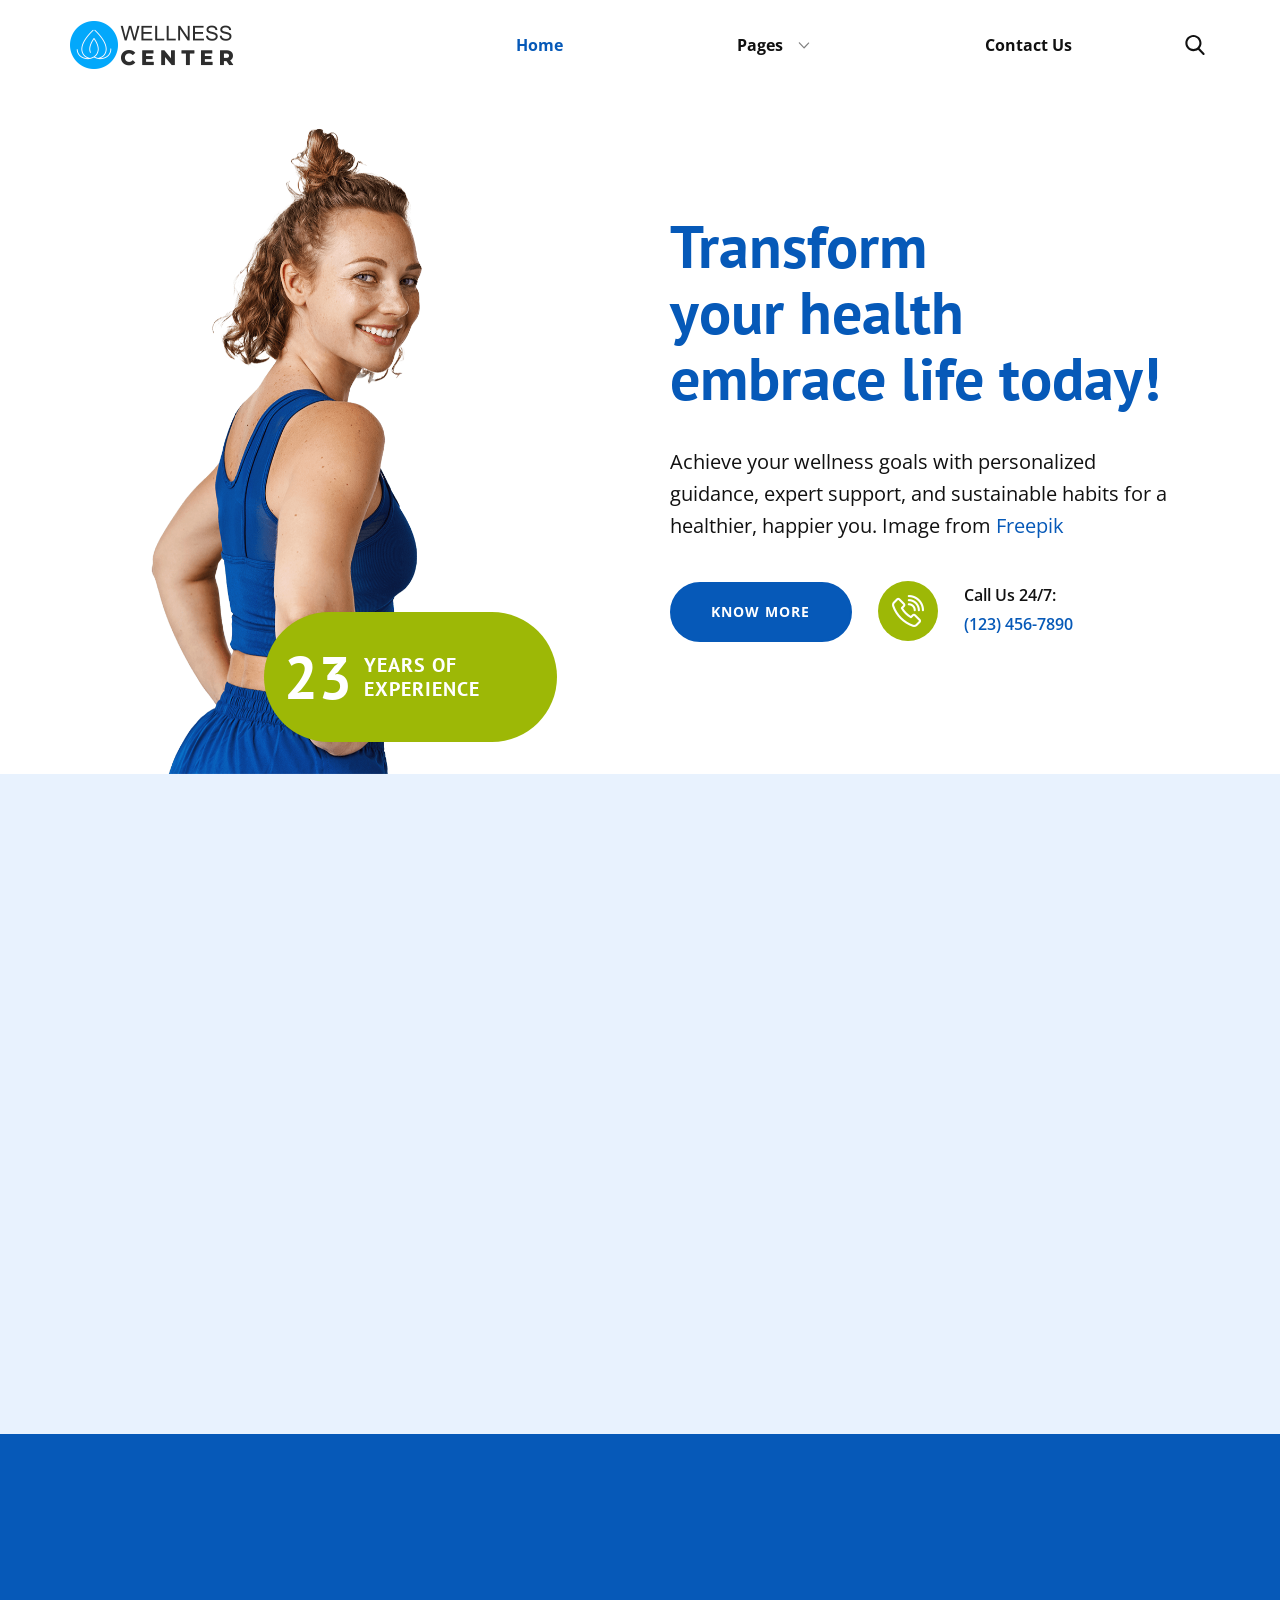
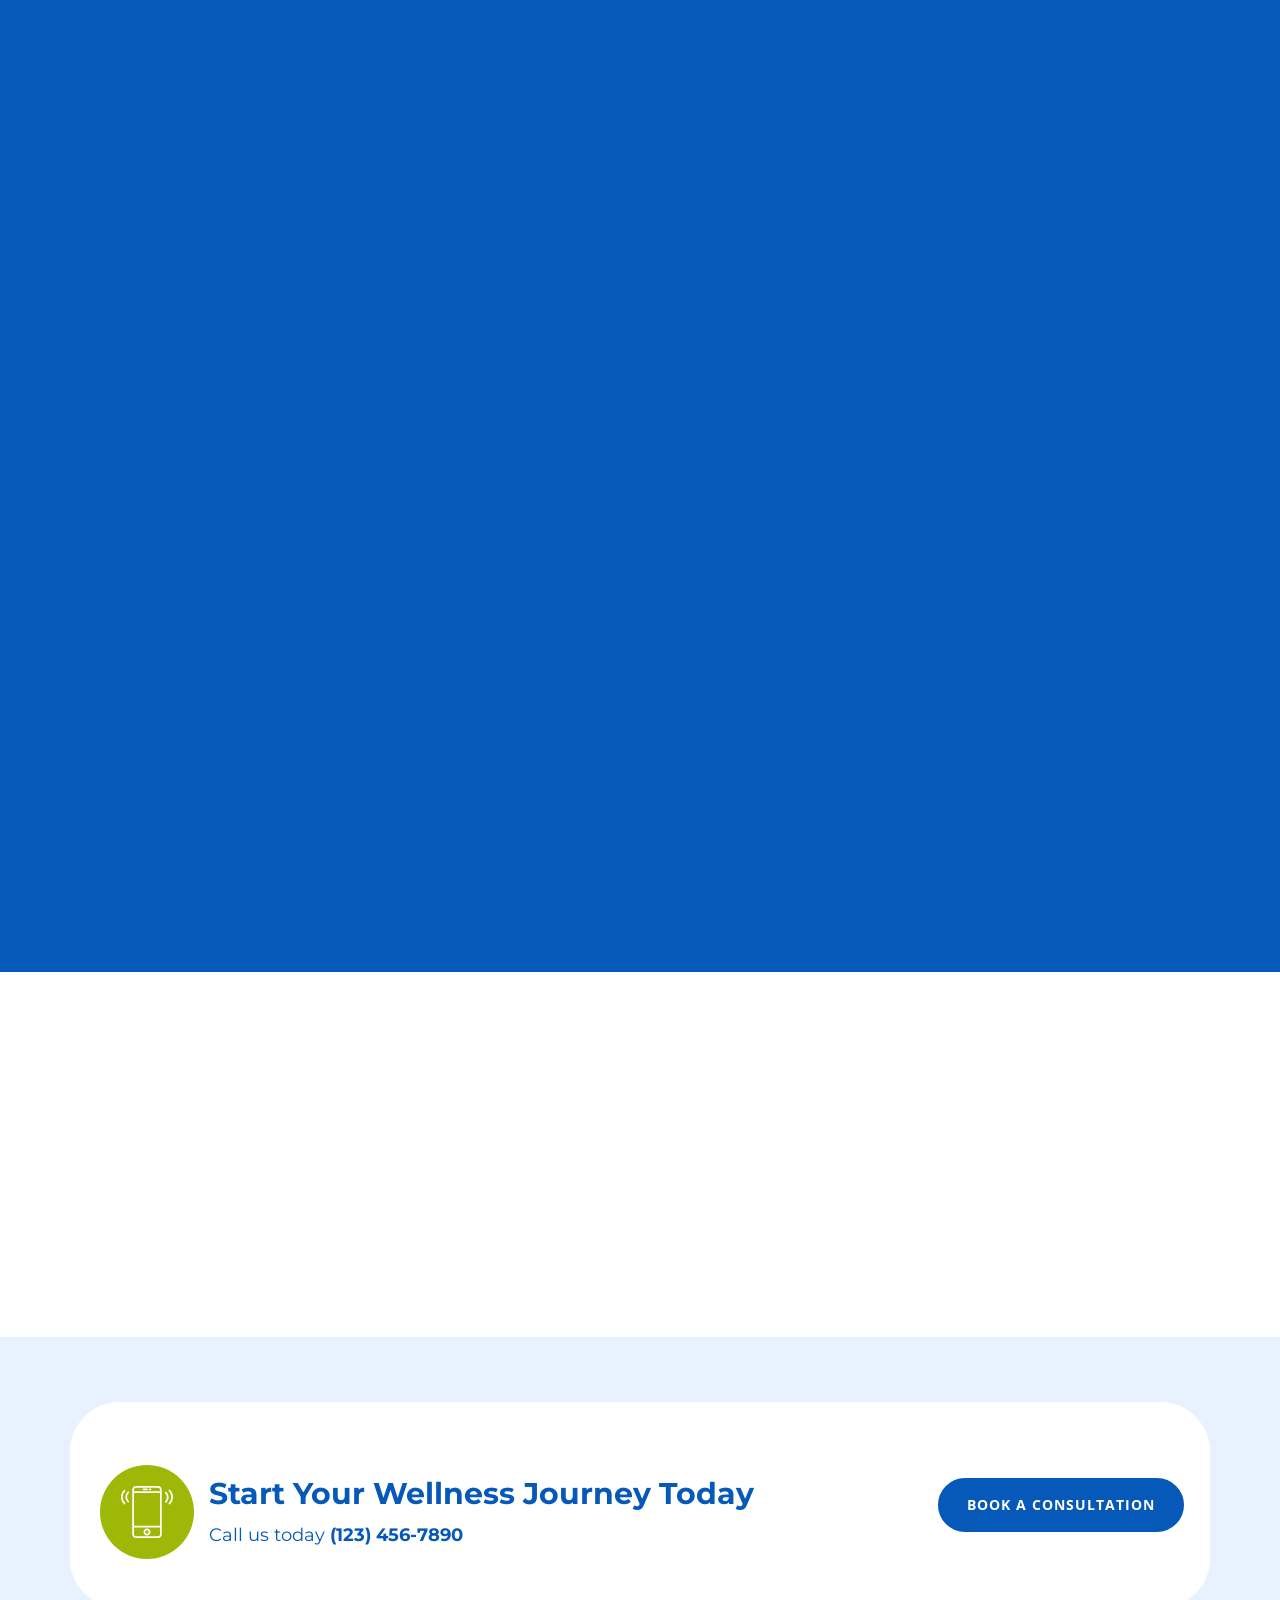
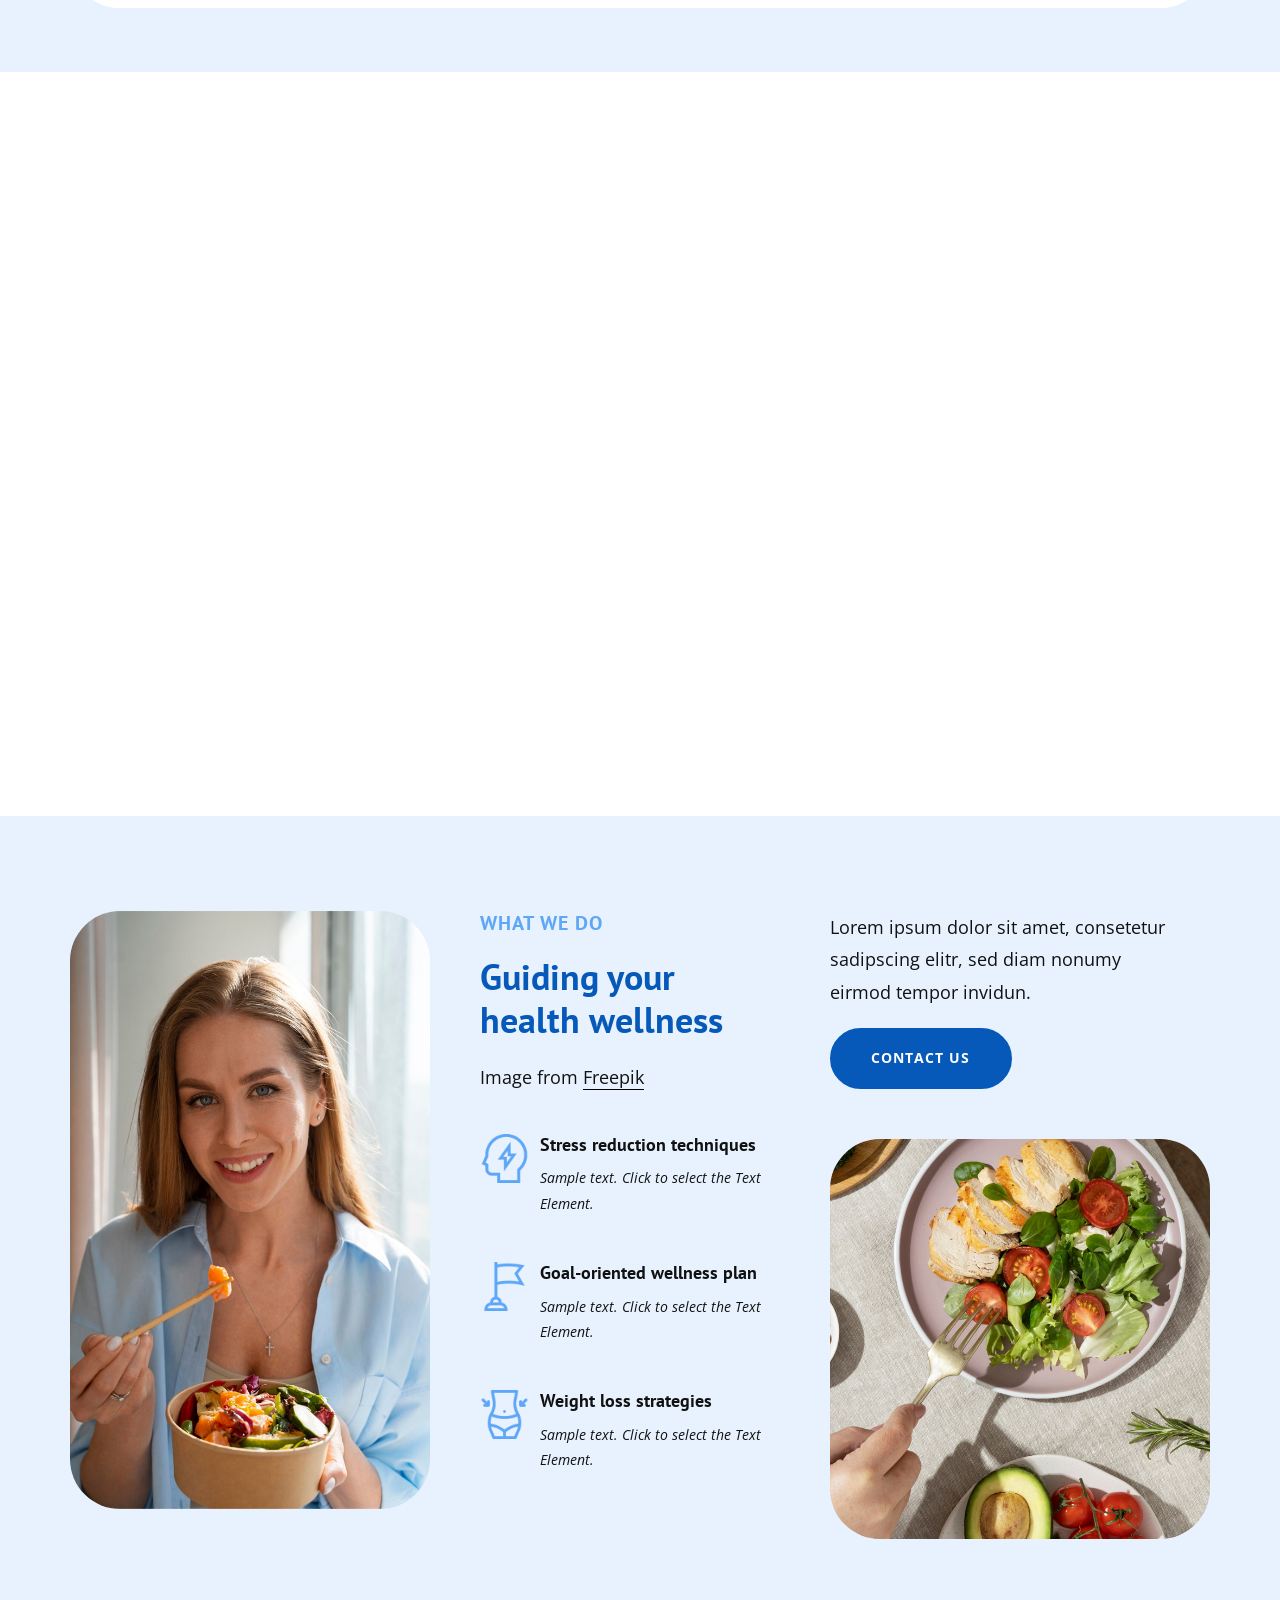
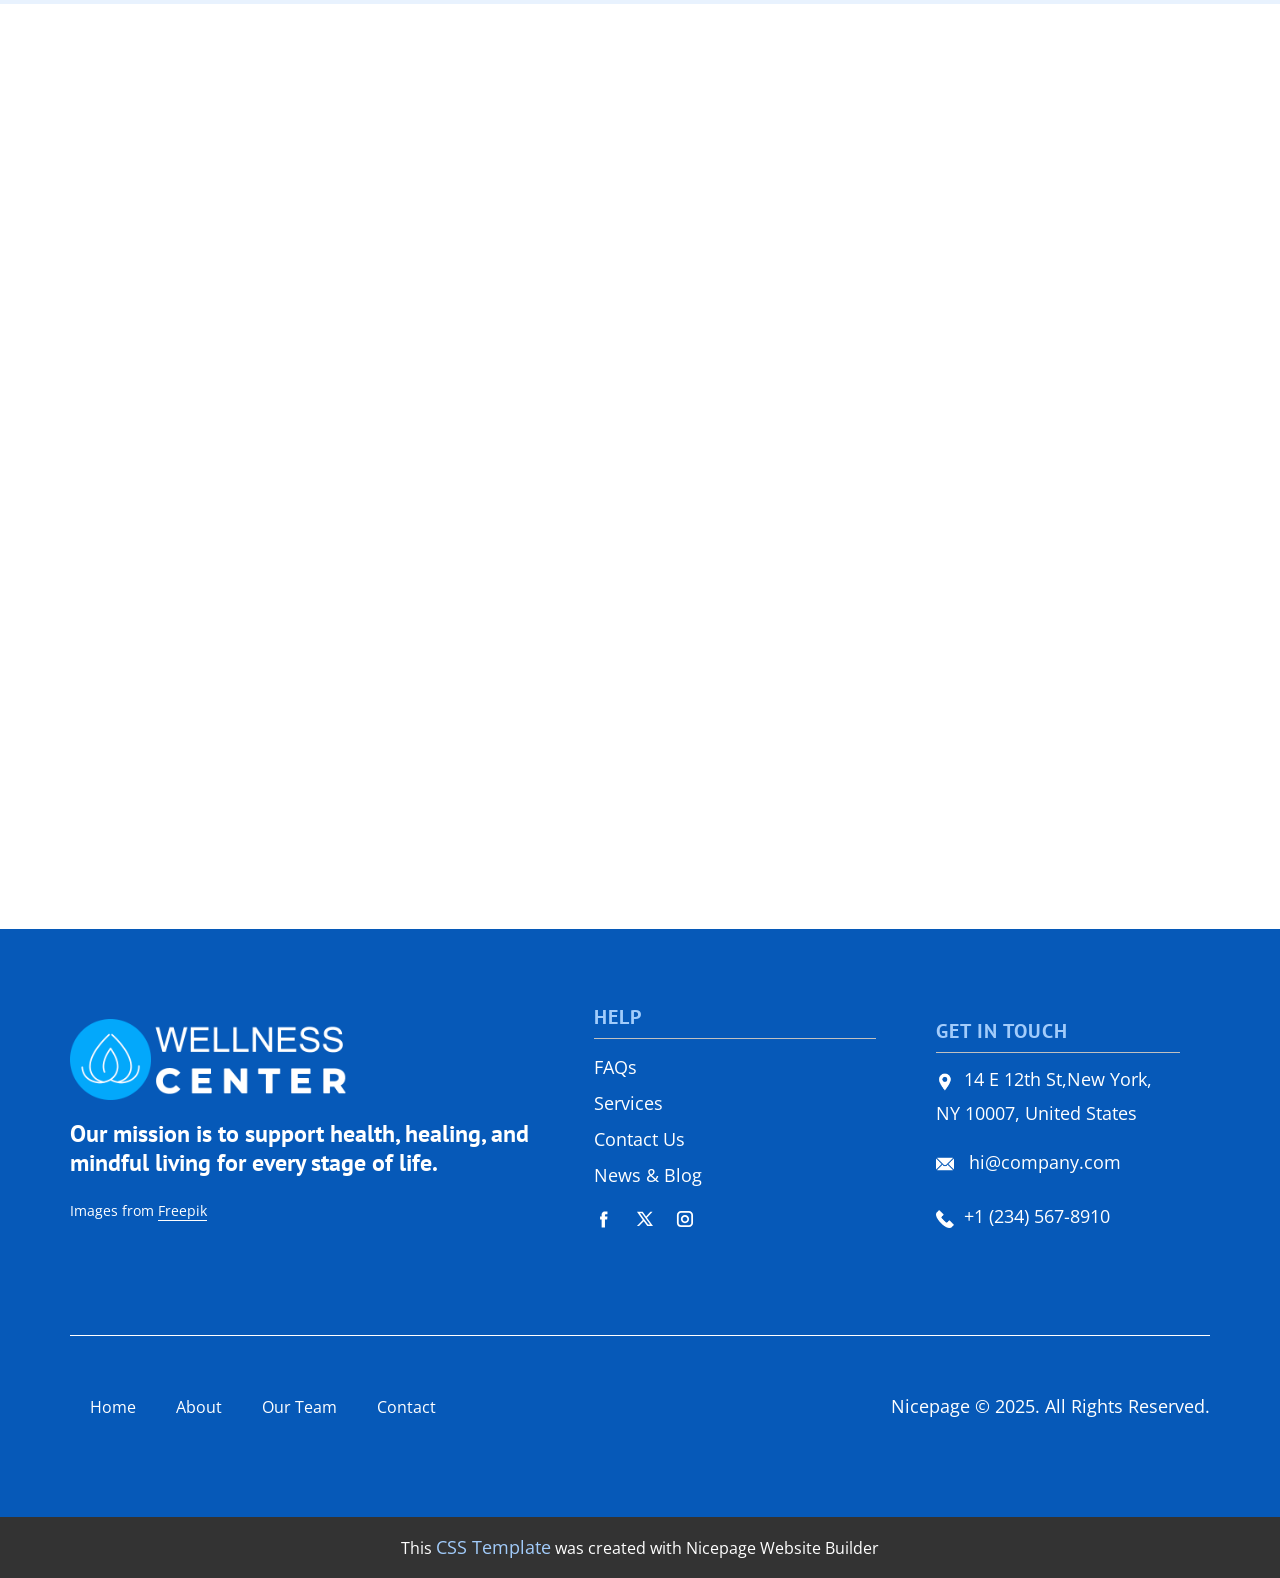
<file: index.html>
<!DOCTYPE html>
<html style="font-size: 16px;" lang="en"><head>
    <meta name="viewport" content="width=device-width, initial-scale=1.0">
    <meta charset="utf-8">
    <meta name="keywords" content="​Transform your&nbsp;health embrace life today!, ​Find Your Harmony and Health, Wellness Center, ​We provide&nbsp;services for you, ​Start Your Wellness Journey Today, ​Our Integrative Approach, ​Wellbeing workshops">
    <meta name="description" content="">
    <title>Home</title>
    <link rel="stylesheet" href="nicepage.css" media="screen">
<link rel="stylesheet" href="index.css" media="screen">
    <script class="u-script" type="text/javascript" src="jquery.js" defer=""></script>
    <script class="u-script" type="text/javascript" src="nicepage.js" defer=""></script>
    <meta name="generator" content="Nicepage 8.3.6, nicepage.com">
    
    
    
    
    
    
    
    
    
    
    <link id="u-page-google-font" rel="stylesheet" href="https://fonts.googleapis.com/css2?display=swap&amp;family=PT+Sans:ital,wght@0,400;0,700;1,400;1,700&amp;family=Open+Sans:ital,wght@0,300;0,400;0,500;0,600;0,700;0,800;1,300;1,400;1,500;1,600;1,700;1,800&amp;family=Montserrat:ital,wght@0,100;0,200;0,300;0,400;0,500;0,600;0,700;0,800;0,900;1,100;1,200;1,300;1,400;1,500;1,600;1,700;1,800;1,900">
    <script type="application/ld+json">{
		"@context": "http://schema.org",
		"@type": "Organization",
		"name": "",
		"logo": "images/logo-black.png",
		"sameAs": [
				"https://facebook.com/name",
				"https://twitter.com/name",
				"https://instagram.com/name"
		]
}</script>
    <meta name="theme-color" content="#0659b8">
    <meta name="twitter:site" content="@">
    <meta name="twitter:card" content="summary_large_image">
    <meta name="twitter:title" content="Home">
    <meta name="twitter:description" content="">
    <meta property="og:title" content="Home">
    <meta property="og:type" content="website">
  <meta data-intl-tel-input-cdn-path="intlTelInput/"></head>
  <body data-home-page="Home.html" data-home-page-title="Home" data-path-to-root="./" data-include-products="false" class="u-body u-clearfix u-xl-mode" data-lang="en"><header class="u-clearfix u-header u-header" id="header"><div class="u-clearfix u-sheet u-valign-middle u-valign-middle-xxl u-sheet-1">
        <a href="#" class="u-image u-logo u-image-1" data-image-width="656" data-image-height="192">
          <img src="images/logo-black.png" class="u-logo-image u-logo-image-1">
        </a>
        <nav class="u-dropdown-icon u-menu u-menu-dropdown u-offcanvas u-menu-1" role="navigation" aria-label="Menu navigation">
          <div class="menu-collapse" style="font-size: 1rem; letter-spacing: 0px; font-weight: 700;">
            <a class="u-button-style u-custom-left-right-menu-spacing u-custom-padding-bottom u-custom-text-hover-color u-custom-top-bottom-menu-spacing u-hamburger-link u-nav-link u-text-active-palette-1-base u-text-hover-palette-2-base" href="#" tabindex="-1" aria-label="Open menu" aria-controls="261f">
              <svg class="u-svg-link" viewBox="0 0 24 24"><use xlink:href="#menu-hamburger"></use></svg>
              <svg class="u-svg-content" version="1.1" id="menu-hamburger" viewBox="0 0 16 16" x="0px" y="0px" xmlns:xlink="http://www.w3.org/1999/xlink" xmlns="http://www.w3.org/2000/svg"><g><rect y="1" width="16" height="2"></rect><rect y="7" width="16" height="2"></rect><rect y="13" width="16" height="2"></rect>
</g></svg>
            </a>
          </div>
          <div class="u-custom-menu u-nav-container">
            <ul class="u-nav u-unstyled u-nav-1" role="menubar"><li role="none" class="u-nav-item"><a role="menuitem" class="u-button-style u-nav-link u-text-active-palette-1-base u-text-hover-palette-1-base u-nav-link-2" href="./">Home</a>
</li><li role="none" class="u-nav-item"><a tabindex="-1" role="menuitem" class="u-button-style u-nav-link u-text-active-palette-1-base u-text-hover-palette-1-base u-nav-link-2" aria-haspopup="true" aria-current="page">Pages</a><div class="u-nav-popup"><ul role="menu" class="u-h-spacing-20 u-nav u-unstyled u-v-spacing-10" aria-label="Pages menu"><li role="none" class="u-nav-item"><a role="menuitem" class="u-active-palette-1-base u-button-style u-grey-5 u-hover-palette-1-base u-nav-link" href="About.html">About Us</a>
</li><li role="none" class="u-nav-item"><a tabindex="-1" role="menuitem" class="u-active-palette-1-base u-button-style u-grey-5 u-hover-palette-1-base u-nav-link" href="#">Our Team</a>
</li><li role="none" class="u-nav-item"><a role="menuitem" class="u-active-palette-1-base u-button-style u-grey-5 u-hover-palette-1-base u-nav-link" href="FAQ-Page.html">FAQ</a>
</li></ul>
</div>
</li><li role="none" class="u-nav-item"><a tabindex="-1" role="menuitem" class="u-button-style u-nav-link u-text-active-palette-1-base u-text-hover-palette-1-base u-nav-link-2" href="#">Contact Us</a>
</li></ul>
          </div>
          <div class="u-custom-menu u-nav-container-collapse" id="261f" role="region" aria-label="Menu panel">
            <div class="u-black u-container-style u-inner-container-layout u-opacity u-opacity-95 u-sidenav">
              <div class="u-inner-container-layout u-sidenav-overflow">
                <div class="u-menu-close" tabindex="-1" aria-label="Close menu"></div>
                <ul class="u-align-center u-nav u-popupmenu-items u-unstyled u-nav-3" role="menubar"><li role="none" class="u-nav-item"><a role="menuitem" class="u-button-style u-nav-link" href="./">Home</a>
</li><li role="none" class="u-nav-item"><a tabindex="-1" role="menuitem" class="u-button-style u-nav-link" aria-haspopup="true" aria-current="page">Pages</a><div class="u-nav-popup"><ul role="menu" class="u-h-spacing-20 u-nav u-unstyled u-v-spacing-10" aria-label="Pages menu"><li role="none" class="u-nav-item"><a role="menuitem" class="u-button-style u-nav-link" href="About.html">About Us</a>
</li><li role="none" class="u-nav-item"><a tabindex="-1" role="menuitem" class="u-button-style u-nav-link" href="#">Our Team</a>
</li><li role="none" class="u-nav-item"><a role="menuitem" class="u-button-style u-nav-link" href="FAQ-Page.html">FAQ</a>
</li></ul>
</div>
</li><li role="none" class="u-nav-item"><a tabindex="-1" role="menuitem" class="u-button-style u-nav-link" href="#">Contact Us</a>
</li></ul>
              </div>
            </div>
            <div class="u-black u-menu-overlay u-opacity u-opacity-70"></div>
          </div>
        </nav>
        <form action="#" class="u-search u-search-layout-icon u-search-left u-search-1" data-search-token="no-license" data-href="search/search.html" data-page-id="970116825">
          <div class="u-search-overlay"></div>
          <button class="u-search-button" type="submit"><span class="u-search-icon u-search-icon-1">
              <svg class="u-svg-link" preserveAspectRatio="xMidYMin slice" viewBox="0 0 56.966 56.966"><use xlink:href="#svg-8e85"></use></svg>
              <svg xmlns="http://www.w3.org/2000/svg" xmlns:xlink="http://www.w3.org/1999/xlink" version="1.1" id="svg-8e85" x="0px" y="0px" viewBox="0 0 56.966 56.966" style="enable-background:new 0 0 56.966 56.966;" xml:space="preserve" class="u-svg-content"><path d="M55.146,51.887L41.588,37.786c3.486-4.144,5.396-9.358,5.396-14.786c0-12.682-10.318-23-23-23s-23,10.318-23,23  s10.318,23,23,23c4.761,0,9.298-1.436,13.177-4.162l13.661,14.208c0.571,0.593,1.339,0.92,2.162,0.92  c0.779,0,1.518-0.297,2.079-0.837C56.255,54.982,56.293,53.08,55.146,51.887z M23.984,6c9.374,0,17,7.626,17,17s-7.626,17-17,17  s-17-7.626-17-17S14.61,6,23.984,6z"></path></svg></span>
          </button>
          <input class="u-search-input" type="search" name="search" value="" placeholder="Search">
        </form>
      </div></header>
    <section class="u-clearfix u-valign-bottom-lg u-valign-bottom-md u-valign-bottom-sm u-valign-bottom-xs u-white u-section-1" id="block-1">
      <div class="u-clearfix u-sheet u-valign-middle u-sheet-1">
        <div class="data-layout-selected u-clearfix u-expanded-width u-layout-wrap u-layout-wrap-1">
          <div class="u-layout">
            <div class="u-layout-row">
              <div class="u-container-align-center-md u-container-align-center-sm u-container-style u-layout-cell u-size-29-lg u-size-30-xl u-size-60-md u-size-60-sm u-size-60-xs u-layout-cell-1">
                <div class="u-container-layout u-valign-bottom-sm u-valign-bottom-xl u-container-layout-1">
                  <img class="u-image u-image-default u-image-1" src="images/althy-sportswoman-turn-back-looking-put-hands-waist-smiling-with-confidence-doing-exercises-sportswear-white-background-min.png" alt="" data-image-width="800" data-image-height="1310" data-animation-name="customAnimationIn" data-animation-duration="1500" data-animation-delay="0">
                  <div class="custom-expanded u-container-align-center u-container-style u-group u-palette-2-base u-radius u-shape-round u-group-1" data-animation-name="customAnimationIn" data-animation-duration="1000" data-animation-delay="500">
                    <div class="u-container-layout u-valign-middle u-container-layout-2">
                      <h3 class="u-align-center u-text u-text-default u-text-1" data-animation-name="counter" data-animation-event="scroll" data-animation-duration="3000">25</h3>
                      <h5 class="u-align-left u-text u-text-body-alt-color u-text-2">Years of Experience</h5>
                    </div>
                  </div>
                </div>
              </div>
              <div class="u-container-align-left-lg u-container-align-left-md u-container-align-left-xl u-container-align-left-xs u-container-style u-layout-cell u-size-30-xl u-size-31-lg u-size-60-md u-size-60-sm u-size-60-xs u-layout-cell-2" data-animation-name="customAnimationIn" data-animation-duration="1500" data-animation-delay="500">
                <div class="u-container-layout u-valign-middle-md u-valign-middle-sm u-valign-middle-xl u-valign-middle-xs u-container-layout-3">
                  <h2 class="u-align-left u-text u-text-3"> Transform your&nbsp;health embrace life today!</h2>
                  <p class="u-align-left u-large-text u-text u-text-variant u-text-4"> Achieve your wellness goals with personalized guidance, expert support, and sustainable habits for a healthier, happier you. Image from <a href="https://www.freepik.com/" class="u-active-none u-border-none u-btn u-button-link u-button-style u-hover-none u-none u-text-palette-1-base u-btn-1">Freepik</a>
                  </p>
                  <a href="" class="u-active-white u-align-left u-border-2 u-border-active-palette-2-base u-border-hover-palette-2-base u-border-palette-1-base u-btn u-btn-round u-button-style u-hover-white u-palette-1-base u-radius u-btn-2">Know More</a>
                  <div class="custom-expanded u-container-align-left u-container-style u-group u-shape-rectangle u-group-2">
                    <div class="u-container-layout u-valign-top-md u-valign-top-sm u-valign-top-xl u-container-layout-4"><span class="u-align-left u-file-icon u-icon u-icon-circle u-palette-2-base u-text-white u-icon-1"><img src="images/327589-e2ced6db.png" alt=""></span>
                      <p class="u-align-left u-text u-text-5">Call Us 24/7:<br>
                        <a href="tel:+12345678910" class="u-active-none u-border-none u-btn u-button-link u-button-style u-hover-none u-none u-text-palette-1-base u-btn-3"> (123) 456-7890</a>
                      </p>
                    </div>
                  </div>
                </div>
              </div>
            </div>
          </div>
        </div>
      </div>
    </section>
    <section class="u-clearfix u-container-align-center u-palette-1-light-3 u-section-2" id="block-2">
      <div class="u-clearfix u-sheet u-valign-middle u-sheet-1">
        <h6 class="u-align-center u-text u-text-default u-text-1" data-animation-name="customAnimationIn" data-animation-duration="700" data-animation-delay="0">What we offer<span style="font-weight: 400;"><span style="font-weight: 700;"><span style="font-weight: 400;"></span></span></span>
        </h6>
        <h2 class="u-align-center u-text u-text-default u-text-2" data-animation-name="customAnimationIn" data-animation-duration="700" data-animation-delay="0"> Find Your Harmony and Health</h2>
        <div class="u-expanded-width u-list u-list-1">
          <div class="u-repeater u-repeater-1">
            <div class="u-container-align-center-sm u-container-align-center-xs u-container-align-left-lg u-container-align-left-md u-container-align-left-xl u-container-style u-list-item u-radius u-repeater-item u-shape-round u-white u-list-item-1" data-animation-name="flipIn" data-animation-duration="1500" data-animation-direction="X" data-animation-delay="500">
              <div class="u-container-layout u-similar-container u-valign-top u-container-layout-1">
                <img class="u-image u-image-contain u-image-default u-opacity u-opacity-80 u-preserve-proportions u-image-1" src="images/shape-5.png" alt="" data-image-width="300" data-image-height="300"><span class="u-align-center-sm u-align-center-xs u-align-left-lg u-align-left-md u-align-left-xl u-file-icon u-icon u-text-palette-1-base u-icon-1"><img src="images/4646037-6ae375c7.png" alt=""></span>
                <h5 class="u-align-center-sm u-align-center-xs u-align-left-lg u-align-left-md u-align-left-xl u-text u-text-3">Meditation</h5>
                <p class="u-align-center-sm u-align-center-xs u-align-left-lg u-align-left-md u-align-left-xl u-text u-text-4"> Ut enim ad minim veniam, quis nostrud exercitation ullamco laboris</p>
                <a href="#" class="u-align-center-sm u-align-center-xs u-align-left-lg u-align-left-md u-align-left-xl u-border-1 u-border-active-grey-50 u-border-hover-grey-50 u-border-no-left u-border-no-right u-border-no-top u-border-palette-1-base u-btn u-button-style u-none u-text-active-grey-50 u-text-body-color u-text-hover-grey-50 u-btn-1" data-animation-name="" data-animation-duration="0" data-animation-delay="0" data-animation-direction="">more</a>
              </div>
            </div>
            <div class="u-container-align-center-sm u-container-align-center-xs u-container-align-left-lg u-container-align-left-md u-container-align-left-xl u-container-style u-list-item u-radius u-repeater-item u-shape-round u-white u-list-item-2" data-animation-name="flipIn" data-animation-duration="1500" data-animation-direction="X" data-animation-delay="500">
              <div class="u-container-layout u-similar-container u-valign-top u-container-layout-2">
                <img class="u-image u-image-contain u-image-default u-opacity u-opacity-80 u-preserve-proportions u-image-2" src="images/shape-3.png" alt="" data-image-width="300" data-image-height="300"><span class="u-align-center-sm u-align-center-xs u-align-left-lg u-align-left-md u-align-left-xl u-file-icon u-icon u-text-palette-1-base u-icon-2"><img src="images/11063994-fa299133.png" alt=""></span>
                <h5 class="u-align-center-sm u-align-center-xs u-align-left-lg u-align-left-md u-align-left-xl u-text u-text-5">Aromatheraphy</h5>
                <p class="u-align-center-sm u-align-center-xs u-align-left-lg u-align-left-md u-align-left-xl u-text u-text-6"> Ut enim ad minim veniam, quis nostrud exercitation ullamco laboris</p>
                <a href="#" class="u-align-center-sm u-align-center-xs u-align-left-lg u-align-left-md u-align-left-xl u-border-1 u-border-active-grey-50 u-border-hover-grey-50 u-border-no-left u-border-no-right u-border-no-top u-border-palette-1-base u-btn u-button-style u-none u-text-active-grey-50 u-text-body-color u-text-hover-grey-50 u-btn-2" data-animation-name="" data-animation-duration="0" data-animation-delay="0" data-animation-direction="">more</a>
              </div>
            </div>
            <div class="u-container-align-center-sm u-container-align-center-xs u-container-align-left-lg u-container-align-left-md u-container-align-left-xl u-container-style u-list-item u-radius u-repeater-item u-shape-round u-white u-list-item-3" data-animation-name="flipIn" data-animation-duration="1500" data-animation-direction="X" data-animation-delay="500">
              <div class="u-container-layout u-similar-container u-valign-top u-container-layout-3">
                <img class="u-image u-image-contain u-image-default u-opacity u-opacity-80 u-preserve-proportions u-image-3" src="images/shape-2.png" alt="" data-image-width="300" data-image-height="300"><span class="u-align-center-sm u-align-center-xs u-align-left-lg u-align-left-md u-align-left-xl u-file-icon u-icon u-text-palette-1-base u-icon-3"><img src="images/4675436-3be33099.png" alt=""></span>
                <h5 class="u-align-center-sm u-align-center-xs u-align-left-lg u-align-left-md u-align-left-xl u-text u-text-7">Massage</h5>
                <p class="u-align-center-sm u-align-center-xs u-align-left-lg u-align-left-md u-align-left-xl u-text u-text-8"> Ut enim ad minim veniam, quis nostrud exercitation ullamco laboris</p>
                <a href="#" class="u-align-center-sm u-align-center-xs u-align-left-lg u-align-left-md u-align-left-xl u-border-1 u-border-active-grey-50 u-border-hover-grey-50 u-border-no-left u-border-no-right u-border-no-top u-border-palette-1-base u-btn u-button-style u-none u-text-active-grey-50 u-text-body-color u-text-hover-grey-50 u-btn-3" data-animation-name="" data-animation-duration="0" data-animation-delay="0" data-animation-direction="">more</a>
              </div>
            </div>
            <div class="u-container-align-center-sm u-container-align-center-xs u-container-align-left-lg u-container-align-left-md u-container-align-left-xl u-container-style u-list-item u-radius u-repeater-item u-shape-round u-white u-list-item-4" data-animation-name="flipIn" data-animation-duration="1500" data-animation-delay="500" data-animation-direction="X">
              <div class="u-container-layout u-similar-container u-valign-top u-container-layout-4">
                <img class="u-image u-image-contain u-image-default u-opacity u-opacity-80 u-preserve-proportions u-image-4" src="images/shape-6.png" alt="" data-image-width="300" data-image-height="300"><span class="u-align-center-sm u-align-center-xs u-align-left-lg u-align-left-md u-align-left-xl u-file-icon u-icon u-text-palette-1-base u-icon-4"><img src="images/6315999-f15aa268.png" alt=""></span>
                <h5 class="u-align-center-sm u-align-center-xs u-align-left-lg u-align-left-md u-align-left-xl u-text u-text-9">Pilates</h5>
                <p class="u-align-center-sm u-align-center-xs u-align-left-lg u-align-left-md u-align-left-xl u-text u-text-10"> Ut enim ad minim veniam, quis nostrud exercitation ullamco laboris</p>
                <a href="#" class="u-align-center-sm u-align-center-xs u-align-left-lg u-align-left-md u-align-left-xl u-border-1 u-border-active-grey-50 u-border-hover-grey-50 u-border-no-left u-border-no-right u-border-no-top u-border-palette-1-base u-btn u-button-style u-none u-text-active-grey-50 u-text-body-color u-text-hover-grey-50 u-btn-4" data-animation-name="" data-animation-duration="0" data-animation-delay="0" data-animation-direction="">more</a>
              </div>
            </div>
          </div>
        </div>
      </div>
    </section>
    <section class="u-clearfix u-container-align-center u-palette-1-base u-section-3" id="block-3">
      <div class="u-clearfix u-sheet u-valign-middle u-sheet-1">
        <div class="data-layout-selected u-clearfix u-expanded-width u-gutter-40 u-layout-wrap u-layout-wrap-1">
          <div class="u-layout">
            <div class="u-layout-row">
              <div class="u-size-30 u-size-60-md">
                <div class="u-layout-col">
                  <div class="u-size-40">
                    <div class="u-layout-row">
                      <div class="u-container-align-left u-container-style u-layout-cell u-size-60 u-layout-cell-1" data-animation-name="customAnimationIn" data-animation-duration="1000" data-animation-delay="0">
                        <div class="u-border-1 u-border-no-left u-border-no-right u-border-no-top u-border-palette-1-light-1 u-container-layout u-valign-top u-container-layout-1">
                          <h2 class="u-align-left u-text u-text-1">Wellness Center</h2>
                          <p class="u-align-left u-text u-text-2"> Some wellness practitioners believe their treatments can promote self-healing by improving the immune system and blood flow around the body, but there is no solid evidence to support this. Image from <a href="https://www.freepik.com/" class="u-active-none u-border-2 u-border-active-palette-1-light-2 u-border-hover-palette-1-light-2 u-border-no-left u-border-no-right u-border-no-top u-border-palette-1-light-2 u-btn u-button-link u-button-style u-hover-none u-none u-text-palette-1-light-2 u-btn-1">Freepik</a>
                          </p>
                        </div>
                      </div>
                    </div>
                  </div>
                  <div class="u-size-20">
                    <div class="u-layout-row">
                      <div class="u-container-align-left u-container-style u-layout-cell u-size-32 u-layout-cell-2" data-animation-name="customAnimationIn" data-animation-duration="1000" data-animation-delay="200">
                        <div class="u-border-2 u-border-no-bottom u-border-no-left u-border-no-top u-border-palette-1-light-1 u-container-layout u-valign-top u-container-layout-2">
                          <p class="u-align-left u-text u-text-default u-text-3">Sample text. Click to select the Text Element.</p>
                          <img class="custom-expanded u-align-left-xs u-image u-image-round u-radius u-image-1" src="images/12.jpg" data-image-width="696" data-image-height="696">
                        </div>
                      </div>
                      <div class="u-container-align-center u-container-style u-layout-cell u-size-28 u-layout-cell-3" data-animation-name="flipIn" data-animation-duration="1000" data-animation-delay="500" data-animation-direction="X">
                        <div class="u-container-layout u-valign-middle u-container-layout-3"><span class="u-align-center u-file-icon u-icon u-text-palette-1-light-2 u-icon-1"><img src="images/2102647-812790b3.png" alt=""></span>
                          <h3 class="u-align-center u-text u-text-4" data-animation-name="counter" data-animation-event="scroll" data-animation-duration="3000">10k</h3>
                          <h5 class="u-align-center u-text u-text-5">happy clients</h5>
                        </div>
                      </div>
                    </div>
                  </div>
                </div>
              </div>
              <div class="u-size-30 u-size-60-md">
                <div class="u-layout-col">
                  <div class="u-container-style u-layout-cell u-size-20 u-layout-cell-4" data-animation-name="customAnimationIn" data-animation-duration="1000" data-animation-delay="200">
                    <div class="u-container-layout u-container-layout-4">
                      <h4 class="u-text u-text-default u-text-6">Working Hours </h4>
                      <p class="u-text u-text-default u-text-7"><span style="font-weight: 700;"> Mon</span> – Fri: 9am to 7pm <br><span style="font-weight: 700;">Saturday:</span> 9am to 5pm <br>S<span style="font-weight: 700;">unday:</span> Closed
                      </p>
                    </div>
                  </div>
                  <div class="u-container-align-left u-container-style u-layout-cell u-size-40 u-layout-cell-5" data-animation-name="customAnimationIn" data-animation-duration="1000" data-animation-delay="500">
                    <div class="u-container-layout u-valign-bottom-lg u-valign-bottom-md u-valign-bottom-sm u-valign-bottom-xs u-valign-middle-xl u-container-layout-5">
                      <img class="u-expanded-width u-image u-image-round u-radius u-image-2" src="images/pilates.jpg" data-image-width="1200" data-image-height="799">
                    </div>
                  </div>
                </div>
              </div>
            </div>
          </div>
        </div>
      </div>
    </section>
    <section class="u-clearfix u-valign-top-lg u-valign-top-md u-section-4" id="block-4">
      
      
      
      
      <div class="custom-expanded u-container-align-center u-container-style u-expanded-width-lg u-expanded-width-xl u-group u-palette-1-base u-group-1">
        <div class="u-container-layout u-valign-top u-container-layout-1">
          <h2 class="u-align-center u-text u-text-body-alt-color u-text-default u-text-1" data-animation-name="fadeIn" data-animation-duration="1000" data-animation-delay="0"> We provide&nbsp;services for you</h2>
        </div>
      </div>
      
      
      
      
      
      
      <div class="u-expanded-width u-list u-list-1">
        <div class="u-repeater u-repeater-1">
          <div class="u-container-align-left-lg u-container-align-left-md u-container-align-left-xl u-container-style u-list-item u-repeater-item u-list-item-1" data-animation-name="customAnimationIn" data-animation-duration="1000" data-animation-delay="500">
            <div class="u-container-layout u-similar-container u-valign-bottom-lg u-valign-top-md u-valign-top-sm u-valign-top-xl u-valign-top-xs u-container-layout-2">
              <img class="u-expanded-width u-hover-feature u-image u-image-round u-radius u-image-1" src="images/11.jpg" alt="" data-image-width="674" data-image-height="1013">
            </div>
          </div>
          <div class="u-container-align-left-lg u-container-align-left-md u-container-align-left-xl u-container-style u-list-item u-repeater-item u-list-item-2" data-animation-name="customAnimationIn" data-animation-duration="1000" data-animation-delay="500">
            <div class="u-container-layout u-similar-container u-valign-bottom-lg u-valign-top-md u-valign-top-sm u-valign-top-xl u-valign-top-xs u-container-layout-3">
              <img class="u-expanded-width u-hover-feature u-image u-image-round u-radius u-image-2" src="images/01.jpg" alt="" data-image-width="800" data-image-height="1200">
            </div>
          </div>
          <div class="u-container-align-left-lg u-container-align-left-md u-container-align-left-xl u-container-style u-list-item u-repeater-item u-list-item-3" data-animation-name="customAnimationIn" data-animation-duration="1000" data-animation-delay="500">
            <div class="u-container-layout u-similar-container u-valign-bottom-lg u-valign-top-md u-valign-top-sm u-valign-top-xl u-valign-top-xs u-container-layout-4">
              <img class="u-expanded-width u-hover-feature u-image u-image-round u-radius u-image-3" src="images/03.jpg" alt="" data-image-width="800" data-image-height="1200">
            </div>
          </div>
          <div class="u-container-align-left-lg u-container-align-left-md u-container-align-left-xl u-container-style u-list-item u-repeater-item u-list-item-4" data-animation-name="customAnimationIn" data-animation-duration="1000" data-animation-delay="500">
            <div class="u-container-layout u-similar-container u-valign-bottom-lg u-valign-top-md u-valign-top-sm u-valign-top-xl u-valign-top-xs u-container-layout-5">
              <img class="u-expanded-width u-hover-feature u-image u-image-round u-radius u-image-4" src="images/02.jpg" alt="" data-image-width="800" data-image-height="1200">
            </div>
          </div>
        </div>
      </div>
      
      
      
      
      
      
      
    </section>
    <section class="u-clearfix u-container-align-center u-palette-1-light-3 u-section-5" id="block-5">
      <div class="u-clearfix u-sheet u-valign-middle u-sheet-1">
        <div class="data-layout-selected u-clearfix u-expanded-width u-layout-wrap u-radius u-white u-layout-wrap-1">
          <div class="u-layout">
            <div class="u-layout-row">
              <div class="u-align-left u-container-align-center-xs u-container-align-left u-container-style u-layout-cell u-radius u-shape-round u-size-39-lg u-size-43-xl u-size-60-md u-size-60-sm u-size-60-xs u-white u-layout-cell-1">
                <div class="u-container-layout u-valign-middle-lg u-valign-middle-md u-valign-middle-sm u-container-layout-1"><span class="u-align-center-xs u-icon u-icon-circle u-palette-2-base u-text-white u-icon-1"><svg class="u-svg-link" preserveAspectRatio="xMidYMin slice" viewBox="0 0 60 60" style=""><use xlink:href="#svg-e7af"></use></svg><svg class="u-svg-content" viewBox="0 0 60 60" x="0px" y="0px" id="svg-e7af" style="enable-background:new 0 0 60 60;"><g><path d="M42.595,0H17.405C14.977,0,13,1.977,13,4.405v51.189C13,58.023,14.977,60,17.405,60h25.189C45.023,60,47,58.023,47,55.595
		V4.405C47,1.977,45.023,0,42.595,0z M15,8h30v38H15V8z M17.405,2h25.189C43.921,2,45,3.079,45,4.405V6H15V4.405
		C15,3.079,16.079,2,17.405,2z M42.595,58H17.405C16.079,58,15,56.921,15,55.595V48h30v7.595C45,56.921,43.921,58,42.595,58z"></path><path d="M30,49c-2.206,0-4,1.794-4,4s1.794,4,4,4s4-1.794,4-4S32.206,49,30,49z M30,55c-1.103,0-2-0.897-2-2s0.897-2,2-2
		s2,0.897,2,2S31.103,55,30,55z"></path><path d="M26,5h4c0.553,0,1-0.447,1-1s-0.447-1-1-1h-4c-0.553,0-1,0.447-1,1S25.447,5,26,5z"></path><path d="M33,5h1c0.553,0,1-0.447,1-1s-0.447-1-1-1h-1c-0.553,0-1,0.447-1,1S32.447,5,33,5z"></path><path d="M56.612,4.569c-0.391-0.391-1.023-0.391-1.414,0s-0.391,1.023,0,1.414c3.736,3.736,3.736,9.815,0,13.552
		c-0.391,0.391-0.391,1.023,0,1.414c0.195,0.195,0.451,0.293,0.707,0.293s0.512-0.098,0.707-0.293
		C61.128,16.434,61.128,9.085,56.612,4.569z"></path><path d="M52.401,6.845c-0.391-0.391-1.023-0.391-1.414,0s-0.391,1.023,0,1.414c1.237,1.237,1.918,2.885,1.918,4.639
		s-0.681,3.401-1.918,4.638c-0.391,0.391-0.391,1.023,0,1.414c0.195,0.195,0.451,0.293,0.707,0.293s0.512-0.098,0.707-0.293
		c1.615-1.614,2.504-3.764,2.504-6.052S54.017,8.459,52.401,6.845z"></path><path d="M4.802,5.983c0.391-0.391,0.391-1.023,0-1.414s-1.023-0.391-1.414,0c-4.516,4.516-4.516,11.864,0,16.38
		c0.195,0.195,0.451,0.293,0.707,0.293s0.512-0.098,0.707-0.293c0.391-0.391,0.391-1.023,0-1.414
		C1.065,15.799,1.065,9.72,4.802,5.983z"></path><path d="M9.013,6.569c-0.391-0.391-1.023-0.391-1.414,0c-1.615,1.614-2.504,3.764-2.504,6.052s0.889,4.438,2.504,6.053
		c0.195,0.195,0.451,0.293,0.707,0.293s0.512-0.098,0.707-0.293c0.391-0.391,0.391-1.023,0-1.414
		c-1.237-1.237-1.918-2.885-1.918-4.639S7.775,9.22,9.013,7.983C9.403,7.593,9.403,6.96,9.013,6.569z"></path>
</g></svg></span>
                  <h2 class="u-align-center-xs u-custom-font u-font-montserrat u-text u-text-1"> Start Your Wellness Journey Today</h2>
                  <h6 class="u-align-center-xs u-custom-font u-font-montserrat u-text u-text-palette-1-dark-1 u-text-2"> Call us today <a href="tel:+12345678910" class="u-active-none u-border-none u-btn u-button-link u-button-style u-hover-none u-none u-text-palette-1-base u-btn-1"> (123) 456-7890</a>
                  </h6>
                </div>
              </div>
              <div class="u-align-center u-container-align-center u-container-align-center-lg u-container-align-center-md u-container-align-center-sm u-container-align-center-xs u-container-style u-layout-cell u-radius u-shape-round u-size-17-xl u-size-21-lg u-size-60-md u-size-60-sm u-size-60-xs u-white u-layout-cell-2">
                <div class="u-container-layout u-valign-middle-lg u-container-layout-2">
                  <a href="#" class="u-active-white u-align-center-lg u-align-center-md u-align-center-sm u-align-center-xs u-align-left-xl u-border-2 u-border-active-palette-2-base u-border-hover-palette-2-base u-border-palette-1-base u-btn u-btn-round u-button-style u-hover-white u-palette-1-base u-radius u-btn-2" data-animation-name="" data-animation-duration="0" data-animation-delay="0" data-animation-direction="">Book a consultation</a>
                </div>
              </div>
            </div>
          </div>
        </div>
      </div>
    </section>
    <section class="u-clearfix u-container-align-center u-section-6" id="block-6">
      <div class="u-clearfix u-sheet u-valign-middle u-sheet-1">
        <div class="data-layout-selected u-clearfix u-expanded-width u-layout-wrap u-layout-wrap-1">
          <div class="u-layout">
            <div class="u-layout-row">
              <div class="u-container-align-left u-container-style u-layout-cell u-shape-rectangle u-size-25-lg u-size-25-xl u-size-60-md u-size-60-sm u-size-60-xs u-layout-cell-1" data-animation-name="customAnimationIn" data-animation-duration="1000" data-animation-delay="200">
                <div class="u-border-1 u-border-no-bottom u-border-no-left u-border-no-top u-border-palette-1-light-2 u-container-layout u-valign-middle u-container-layout-1">
                  <h6 class="u-align-left u-text u-text-default u-text-1"> Our treatments</h6>
                  <h2 class="u-align-left u-text u-text-default u-text-2"> Our Integrative Approach</h2>
                  <p class="u-align-left u-text u-text-default u-text-3">We offer a holistic range of services—including Acupuncture, Moxibustion, Non-Insertion Acupuncture, Aromatherapy, Cupping, and more—carefully tailored to your unique need​s. Image from <a href="https://www.freepik.com/" class="u-active-none u-border-none u-btn u-button-link u-button-style u-hover-none u-none u-text-palette-1-base u-btn-1">Freepik</a>
                  </p>
                  <a href="" class="u-active-white u-align-left u-border-2 u-border-active-palette-2-base u-border-hover-palette-2-base u-border-palette-1-base u-btn u-btn-round u-button-style u-hover-white u-palette-1-base u-radius u-btn-2">all healing treatments</a>
                </div>
              </div>
              <div class="u-container-align-center-xs u-container-align-left-lg u-container-align-left-md u-container-align-left-sm u-container-align-left-xl u-container-style u-layout-cell u-size-35-lg u-size-35-xl u-size-60-md u-size-60-sm u-size-60-xs u-layout-cell-2">
                <div class="u-container-layout u-valign-middle u-container-layout-2">
                  <div class="u-expanded-width u-list u-list-1">
                    <div class="u-repeater u-repeater-1">
                      <div class="u-container-align-center u-container-style u-image u-image-round u-list-item u-radius u-repeater-item u-shading u-image-1" data-image-width="1000" data-image-height="665" data-animation-name="customAnimationIn" data-animation-duration="1500" data-animation-delay="500">
                        <div class="u-container-layout u-similar-container u-valign-middle u-container-layout-3">
                          <h4 class="u-align-center u-text u-text-default u-text-4"> Acupuncture</h4>
                        </div>
                      </div>
                      <div class="u-container-align-center u-container-style u-image u-image-round u-list-item u-radius u-repeater-item u-shading u-image-2" data-image-width="1000" data-image-height="665" data-animation-name="customAnimationIn" data-animation-duration="1500" data-animation-delay="500">
                        <div class="u-container-layout u-similar-container u-valign-middle u-container-layout-4">
                          <h4 class="u-align-center u-text u-text-default u-text-5"> Moxibustion</h4>
                        </div>
                      </div>
                      <div class="u-container-align-center u-container-style u-image u-image-round u-list-item u-radius u-repeater-item u-shading u-image-3" data-animation-name="customAnimationIn" data-animation-duration="1500" data-animation-delay="500">
                        <div class="u-container-layout u-similar-container u-valign-middle u-container-layout-5">
                          <h4 class="u-align-center u-text u-text-default u-text-6"> Acupressure</h4>
                        </div>
                      </div>
                      <div class="u-container-align-center u-container-style u-image u-image-round u-list-item u-radius u-repeater-item u-shading u-image-4" data-image-width="1000" data-image-height="665" data-animation-name="customAnimationIn" data-animation-duration="1500" data-animation-delay="500">
                        <div class="u-container-layout u-similar-container u-valign-middle u-container-layout-6">
                          <h4 class="u-align-center u-text u-text-default u-text-7"> Massage</h4>
                        </div>
                      </div>
                      <div class="u-container-align-center u-container-style u-image u-image-round u-list-item u-radius u-repeater-item u-shading u-image-5" data-image-width="1000" data-image-height="665" data-animation-name="customAnimationIn" data-animation-duration="1500" data-animation-delay="500">
                        <div class="u-container-layout u-similar-container u-valign-middle u-container-layout-7">
                          <h4 class="u-align-center u-text u-text-default u-text-8"> Herbal Medicine</h4>
                        </div>
                      </div>
                      <div class="u-container-align-center u-container-style u-image u-image-round u-list-item u-radius u-repeater-item u-shading u-image-6" data-animation-name="customAnimationIn" data-animation-duration="1500" data-animation-delay="500">
                        <div class="u-container-layout u-similar-container u-valign-middle u-container-layout-8">
                          <h4 class="u-align-center u-text u-text-default u-text-9"> Reflexology</h4>
                        </div>
                      </div>
                    </div>
                  </div>
                </div>
              </div>
            </div>
          </div>
        </div>
      </div>
    </section>
    <section class="u-clearfix u-container-align-center u-palette-1-light-3 u-section-7" id="block-7">
      <div class="u-clearfix u-sheet u-valign-middle u-sheet-1">
        <div class="data-layout-selected u-clearfix u-expanded-width u-layout-wrap u-layout-wrap-1">
          <div class="u-gutter-0 u-layout">
            <div class="u-layout-row">
              <div class="u-size-20 u-size-30-md">
                <div class="u-layout-col">
                  <div class="u-container-align-left u-container-style u-layout-cell u-shape-rectangle u-size-60 u-layout-cell-1">
                    <div class="u-container-layout u-valign-top u-container-layout-1">
                      <img class="u-expanded-width u-image u-image-round u-radius u-image-1" src="images/woman.jpg" data-image-width="700" data-image-height="1058">
                    </div>
                  </div>
                </div>
              </div>
              <div class="u-size-20 u-size-30-md">
                <div class="u-layout-col">
                  <div class="u-align-left u-container-align-left u-container-style u-layout-cell u-shape-rectangle u-size-60 u-layout-cell-2">
                    <div class="u-container-layout u-valign-top-lg u-valign-top-xl u-container-layout-2">
                      <h5 class="u-align-left u-text u-text-default u-text-palette-1-light-1 u-text-1">What We Do</h5>
                      <h3 class="u-align-left u-text u-text-palette-1-base u-text-2"> Guiding your <br>health wellness
                      </h3>
                      <p class="u-align-left u-text u-text-default u-text-3">Image from&nbsp;<a href="https://www.freepik.com/photos/eco" class="u-border-1 u-border-active-palette-2-base u-border-black u-border-hover-palette-2-base u-border-no-left u-border-no-right u-border-no-top u-bottom-left-radius-0 u-bottom-right-radius-0 u-btn u-button-link u-button-style u-none u-radius-0 u-text-body-color u-top-left-radius-0 u-top-right-radius-0 u-btn-1" target="_blank">Freepik</a>
                      </p>
                      <div class="u-expanded-width u-list u-list-1">
                        <div class="u-repeater u-repeater-1">
                          <div class="u-container-style u-list-item u-repeater-item">
                            <div class="u-container-layout u-similar-container u-valign-bottom-lg u-container-layout-3"><span class="u-file-icon u-icon u-text-palette-1-light-1 u-icon-1"><img src="images/6414118-de6c1b3d.png" alt=""></span>
                              <h4 class="u-text u-text-4"> Stress reduction techniques </h4>
                              <p class="u-text u-text-5">Sample text. Click to select the Text Element.</p>
                            </div>
                          </div>
                          <div class="u-container-style u-list-item u-repeater-item">
                            <div class="u-container-layout u-similar-container u-valign-bottom-lg u-container-layout-4"><span class="u-file-icon u-icon u-text-palette-1-light-1 u-icon-2"><img src="images/4127786-16f943fd.png" alt=""></span>
                              <h4 class="u-text u-text-6"> Goal-oriented wellness plan </h4>
                              <p class="u-text u-text-7">Sample text. Click to select the Text Element.</p>
                            </div>
                          </div>
                          <div class="u-container-style u-list-item u-repeater-item">
                            <div class="u-container-layout u-similar-container u-valign-bottom-lg u-container-layout-5"><span class="u-file-icon u-icon u-text-palette-1-light-1 u-icon-3"><img src="images/7206235-699421a7.png" alt=""></span>
                              <h4 class="u-text u-text-8"> Weight loss strategies </h4>
                              <p class="u-text u-text-9">Sample text. Click to select the Text Element.</p>
                            </div>
                          </div>
                        </div>
                      </div>
                    </div>
                  </div>
                </div>
              </div>
              <div class="u-size-20 u-size-60-md">
                <div class="u-layout-col">
                  <div class="u-container-align-left u-container-style u-layout-cell u-shape-rectangle u-size-30 u-layout-cell-3">
                    <div class="u-container-layout u-valign-top u-container-layout-6">
                      <p class="u-align-left u-text u-text-default u-text-10"> Lorem ipsum dolor sit amet, consetetur sadipscing elitr, sed diam nonumy eirmod tempor invidun.</p>
                      <a href="" class="u-active-palette-1-light-3 u-align-left u-border-2 u-border-active-palette-2-base u-border-hover-palette-2-base u-border-palette-1-base u-btn u-btn-round u-button-style u-hover-palette-1-light-3 u-palette-1-base u-radius u-btn-2">Contact Us</a>
                    </div>
                  </div>
                  <div class="u-container-align-left u-container-style u-layout-cell u-shape-rectangle u-size-30 u-layout-cell-4">
                    <div class="u-container-layout u-valign-bottom-sm u-valign-bottom-xl u-valign-bottom-xs u-valign-top-md u-container-layout-7">
                      <img class="u-expanded-width u-image u-image-round u-radius u-image-2" src="images/13.jpg" data-image-width="700" data-image-height="954">
                    </div>
                  </div>
                </div>
              </div>
            </div>
          </div>
        </div>
      </div>
    </section>
    <section class="u-clearfix u-container-align-center-lg u-container-align-center-md u-container-align-center-xl u-container-align-left-sm u-container-align-left-xs u-white u-section-8" id="block-8">
      <div class="u-clearfix u-sheet u-valign-middle-sm u-valign-middle-xl u-valign-middle-xs u-sheet-1">
        <h2 class="u-align-center-lg u-align-center-md u-align-center-xl u-align-left-sm u-align-left-xs u-text u-text-default u-text-1" data-animation-name="customAnimationIn" data-animation-duration="1500" data-animation-delay="0"> Wellbeing workshops</h2>
        <div class="data-layout-selected u-clearfix u-expanded-width u-layout-wrap u-layout-wrap-1">
          <div class="u-layout">
            <div class="u-layout-row">
              <div class="u-container-align-left u-container-style u-layout-cell u-shape-rectangle u-size-27-lg u-size-27-xl u-size-60-md u-size-60-sm u-size-60-xs u-layout-cell-1" data-animation-name="customAnimationIn" data-animation-duration="1500" data-animation-delay="500">
                <div class="u-container-layout u-valign-middle u-container-layout-1">
                  <h4 class="u-align-left u-text u-text-palette-1-base u-text-2"> 1. ​Introduction to Holistic Wellness</h4>
                  <p class="u-align-left u-text u-text-3"> Duis aute irure dolor in reprehenderit in voluptate velit esse cillum dolore eu fugiat nulla pariatur. </p>
                  <h4 class="u-align-left u-text u-text-palette-1-base u-text-4"> 2. ​​​Moxibustion Therapy</h4>
                  <p class="u-align-left u-text u-text-5"> Duis aute irure dolor in reprehenderit in voluptate velit esse cillum dolore eu fugiat nulla pariatur. </p>
                  <h4 class="u-align-left u-text u-text-palette-1-base u-text-6"> 3. ​​Aromatherapy Session</h4>
                  <p class="u-align-left u-text u-text-7"> Duis aute irure dolor in reprehenderit in voluptate velit esse cillum dolore eu fugiat nulla pariatur. </p>
                  <h4 class="u-align-left u-text u-text-palette-1-base u-text-8">4. ​​​Personalized Wellness Plans</h4>
                  <p class="u-align-left u-text u-text-9"> Duis aute irure dolor in reprehenderit in voluptate velit esse cillum dolore eu fugiat nulla pariatur. </p>
                  <p class="u-align-left u-text u-text-10">Image from <a href="https://www.freepik.com" class="u-active-none u-border-1 u-border-active-palette-1-base u-border-black u-border-hover-palette-1-base u-border-no-left u-border-no-right u-border-no-top u-bottom-left-radius-0 u-bottom-right-radius-0 u-btn u-button-link u-button-style u-hover-none u-none u-radius-0 u-text-body-color u-top-left-radius-0 u-top-right-radius-0 u-btn-1" target="_blank">Freepik</a>
                  </p>
                </div>
              </div>
              <div class="u-container-align-left u-container-style u-layout-cell u-shape-rectangle u-size-33-lg u-size-33-xl u-size-60-md u-size-60-sm u-size-60-xs u-layout-cell-2" data-animation-name="customAnimationIn" data-animation-duration="1500" data-animation-delay="500">
                <div class="u-container-layout u-valign-middle-md u-valign-top-lg u-valign-top-sm u-valign-top-xl u-valign-top-xs u-container-layout-2">
                  <img class="u-expanded-width-lg u-expanded-width-sm u-expanded-width-xl u-expanded-width-xs u-image u-image-round u-radius u-image-1" src="images/14.jpg" alt="" data-image-width="1100" data-image-height="1650" data-animation-name="flipIn" data-animation-duration="1500" data-animation-delay="0" data-animation-direction="X">
                </div>
              </div>
            </div>
          </div>
        </div>
      </div>
    </section>
    
    
    
    <footer class="u-align-center-sm u-align-center-xs u-clearfix u-container-align-center u-footer u-palette-1-base" id="footer"><div class="u-clearfix u-sheet u-valign-middle u-sheet-1">
        <div class="data-layout-selected u-clearfix u-expanded-width u-layout-wrap u-layout-wrap-1">
          <div class="u-gutter-0 u-layout">
            <div class="u-layout-row">
              <div class="u-container-align-left u-container-style u-layout-cell u-shape-rectangle u-size-26-lg u-size-26-xl u-size-26-xxl u-size-40-md u-size-40-sm u-size-40-xs u-layout-cell-1">
                <div class="u-container-layout u-valign-top u-container-layout-1">
                  <a href="" class="u-image u-logo u-image-1" data-image-width="656" data-image-height="192">
                    <img src="images/logo-white-1.png" class="u-logo-image u-logo-image-1">
                  </a>
                  <h4 class="u-align-left u-text u-text-default u-text-1"> Our mission is to support health, healing, and mindful living for every stage of life.</h4>
                  <p class="u-align-left u-text u-text-2">Images from <a href="https://www.freepik.com/" class="u-active-none u-border-1 u-border-active-palette-1-base u-border-hover-palette-1-base u-border-no-left u-border-no-right u-border-no-top u-border-white u-btn u-button-link u-button-style u-hover-none u-none u-text-body-alt-color u-btn-1" target="_blank" data-animation-name="" data-animation-duration="0" data-animation-delay="0" data-animation-direction="">Freepik</a>
                  </p>
                </div>
              </div>
              <div class="u-container-style u-layout-cell u-shape-rectangle u-size-18-lg u-size-18-xl u-size-18-xxl u-size-20-md u-size-20-sm u-size-20-xs u-layout-cell-2">
                <div class="u-container-layout u-valign-top u-container-layout-2">
                  <h5 class="u-align-left u-text u-text-3"> Help</h5>
                  <div class="u-align-left u-border-1 u-border-grey-25 u-border-no-bottom u-border-no-left u-expanded-width u-line u-line-horizontal u-line-1"></div>
                  <p class="u-align-left u-text u-text-4">
                    <a href="#" class="u-active-none u-border-1 u-border-active-white u-border-hover-white u-border-no-left u-border-no-right u-border-no-top u-btn u-button-link u-button-style u-hover-none u-none u-text-active-grey-10 u-text-body-alt-color u-text-hover-grey-10 u-btn-2" title="#" data-animation-name="" data-animation-duration="0" data-animation-delay="0" data-animation-direction=""> FAQs</a>
                    <a href="#" class="u-active-none u-border-1 u-border-active-white u-border-hover-white u-border-no-left u-border-no-right u-border-no-top u-btn u-button-link u-button-style u-hover-none u-none u-text-active-grey-10 u-text-body-alt-color u-text-hover-grey-10 u-btn-3" title="#" data-animation-name="" data-animation-duration="0" data-animation-delay="0" data-animation-direction="">
                      <br>Services
                    </a>
                    <br>
                    <a href="#" class="u-active-none u-border-1 u-border-active-white u-border-hover-white u-border-no-left u-border-no-right u-border-no-top u-btn u-button-link u-button-style u-hover-none u-none u-text-active-grey-10 u-text-body-alt-color u-text-hover-grey-10 u-btn-4" title="#" data-animation-name="" data-animation-duration="0" data-animation-delay="0" data-animation-direction=""> Contact Us<br>
                    </a>
                    <a href="#" class="u-active-none u-border-1 u-border-active-white u-border-hover-white u-border-no-left u-border-no-right u-border-no-top u-btn u-button-link u-button-style u-hover-none u-none u-text-active-grey-10 u-text-body-alt-color u-text-hover-grey-10 u-btn-5" data-animation-name="" data-animation-duration="0" data-animation-delay="0" data-animation-direction=""> News &amp; Blog</a>
                    <br>
                  </p>
                  <div class="u-social-icons u-social-icons-1">
                    <a class="u-social-url" title="facebook" target="_blank" href="https://facebook.com/name"><span class="u-icon u-social-facebook u-social-icon u-text-white u-icon-1"><svg class="u-svg-link" preserveAspectRatio="xMidYMin slice" viewBox="0 0 112 112" style=""><use xlink:href="#svg-58df"></use></svg><svg class="u-svg-content" viewBox="0 0 112 112" x="0" y="0" id="svg-58df"><path fill="currentColor" d="M75.5,28.8H65.4c-1.5,0-4,0.9-4,4.3v9.4h13.9l-1.5,15.8H61.4v45.1H42.8V58.3h-8.8V42.4h8.8V32.2
c0-7.4,3.4-18.8,18.8-18.8h13.8v15.4H75.5z"></path></svg></span>
                    </a>
                    <a class="u-social-url" title="twitter" target="_blank" href="https://twitter.com/name"><span class="u-icon u-social-icon u-social-twitter u-text-white u-icon-2"><svg class="u-svg-link" preserveAspectRatio="xMidYMin slice" viewBox="0 0 112.2 112.2" style=""><use xlink:href="#svg-e10a"></use></svg><svg class="u-svg-content" viewBox="0 0 112.2 112.2" x="0px" y="0px" id="svg-e10a"><path d="M67.1,49.1L98.6,16h-12L62,42L43.2,16H11l32.8,45.2L11,96h11.6l26.3-27.7L69.1,96H101L67.1,49.1z M55,61.9l-5.1-7L27.5,24.4
	h11.4l17.3,23.8l5.1,7.1l23.4,32.2H73.8L55,61.9z"></path></svg></span>
                    </a>
                    <a class="u-social-url" title="instagram" target="_blank" href="https://instagram.com/name"><span class="u-icon u-social-icon u-social-instagram u-text-white u-icon-3"><svg class="u-svg-link" preserveAspectRatio="xMidYMin slice" viewBox="0 0 112 112" style=""><use xlink:href="#svg-3bdf"></use></svg><svg class="u-svg-content" viewBox="0 0 112 112" x="0" y="0" id="svg-3bdf"><path fill="currentColor" d="M55.9,32.9c-12.8,0-23.2,10.4-23.2,23.2s10.4,23.2,23.2,23.2s23.2-10.4,23.2-23.2S68.7,32.9,55.9,32.9z
	 M55.9,69.4c-7.4,0-13.3-6-13.3-13.3c-0.1-7.4,6-13.3,13.3-13.3s13.3,6,13.3,13.3C69.3,63.5,63.3,69.4,55.9,69.4z"></path><path fill="currentColor" d="M78.2,11H33.5C21,11,10.8,21.3,10.8,33.7v44.7c0,12.6,10.2,22.8,22.7,22.8h44.7c12.6,0,22.7-10.2,22.7-22.7
	V33.7C100.8,21.1,90.6,11,78.2,11z M91,78.4c0,7.1-5.8,12.8-12.8,12.8H33.5c-7.1,0-12.8-5.8-12.8-12.8V33.7
	c0-7.1,5.8-12.8,12.8-12.8h44.7c7.1,0,12.8,5.8,12.8,12.8V78.4z"></path></svg></span>
                    </a>
                  </div>
                </div>
              </div>
              <div class="u-container-style u-layout-cell u-shape-rectangle u-size-16-lg u-size-16-xl u-size-16-xxl u-size-60-md u-size-60-sm u-size-60-xs u-layout-cell-3">
                <div class="u-container-layout u-valign-top u-container-layout-3">
                  <h5 class="u-align-left u-text u-text-5"> Get In Touch</h5>
                  <div class="u-align-left u-border-1 u-border-grey-25 u-border-no-bottom u-border-no-left u-expanded-width u-line u-line-horizontal u-line-2" data-animation-name="" data-animation-duration="0" data-animation-delay="0" data-animation-direction=""></div>
                  <p class="u-align-left u-text u-text-6"><span class="u-file-icon u-icon u-text-white u-icon-4"><img src="images/1-b26c8bb7.png" alt=""></span>&nbsp;​​​​14 E 12th St,New York, NY 10007, United States
                  </p>
                  <p class="u-align-left u-text u-text-default u-text-7"><span class="u-file-icon u-icon u-text-white u-icon-5"><img src="images/2-a85e65c4.png" alt=""></span>&nbsp; <a href="mailto:hi@car.repair.com" class="u-active-none u-border-1 u-border-active-white u-border-hover-white u-border-no-left u-border-no-right u-border-no-top u-btn u-button-link u-button-style u-hover-none u-none u-text-active-grey-10 u-text-body-alt-color u-text-hover-grey-10 u-btn-6" data-animation-name="" data-animation-duration="0" data-animation-delay="0" data-animation-direction="">hi@company.com</a>
                  </p>
                  <p class="u-align-left u-text u-text-8">
                    <a href="tel:+12345678910" class="u-active-none u-border-1 u-border-active-white u-border-hover-white u-border-no-left u-border-no-right u-border-no-top u-btn u-button-link u-button-style u-hover-none u-none u-text-active-grey-10 u-text-body-alt-color u-text-hover-grey-10 u-btn-7" data-animation-name="" data-animation-duration="0" data-animation-delay="0" data-animation-direction=""><span class="u-file-icon u-icon u-text-white u-icon-6"><img src="images/3-c91f3b92.png" alt=""></span>&nbsp;​+1 (234) 567-8910
                    </a>
                  </p>
                </div>
              </div>
            </div>
          </div>
        </div>
        <div class="u-align-center u-border-1 u-border-white u-expanded-width u-line u-line-horizontal u-line-3"></div>
        <div class="data-layout-selected u-clearfix u-expanded-width u-layout-custom-xs u-layout-wrap u-layout-wrap-2">
          <div class="u-layout">
            <div class="u-layout-row">
              <div class="u-container-style u-layout-cell u-size-14-xs u-size-30-lg u-size-30-xl u-size-30-xxl u-size-60-md u-size-60-sm u-layout-cell-4">
                <div class="u-container-layout u-valign-middle u-container-layout-4">
                  <nav class="u-menu u-menu-dropdown u-offcanvas u-menu-1" data-responsive-from="XS" role="navigation">
                    <div class="menu-collapse">
                      <a class="u-button-style u-hamburger-link u-nav-link" aria-label="Open menu" aria-controls="e226" href="#">
                        <svg class="u-svg-link" viewBox="0 0 24 24"><use xlink:href="#svg-23e0"></use></svg>
                        <svg class="u-svg-content" version="1.1" id="svg-23e0" viewBox="0 0 16 16" x="0px" y="0px" xmlns:xlink="http://www.w3.org/1999/xlink" xmlns="http://www.w3.org/2000/svg"><g><rect y="1" width="16" height="2"></rect><rect y="7" width="16" height="2"></rect><rect y="13" width="16" height="2"></rect>
</g></svg>
                      </a>
                    </div>
                    <div class="u-custom-menu u-nav-container">
                      <ul class="u-nav u-unstyled" role="menubar"><li class="u-nav-item" role="none"><a class="u-button-style u-nav-link" href="#" tabindex="-1" role="menuitem" aria-haspopup="true" aria-expanded="false">Home</a>
</li><li class="u-nav-item" role="none"><a class="u-button-style u-nav-link" href="#" tabindex="-1" role="menuitem">About</a>
</li><li class="u-nav-item" role="none"><a class="u-button-style u-nav-link" href="#" tabindex="-1" role="menuitem">Our Team</a>
</li><li class="u-nav-item" role="none"><a class="u-button-style u-nav-link" href="#" tabindex="-1" role="menuitem">Contact</a>
</li></ul>
                    </div>
                    <div id="e226" role="region" aria-label="Menu panel" class="u-custom-menu u-nav-container-collapse">
                      <div class="u-black u-container-style u-inner-container-layout u-opacity u-opacity-95 u-sidenav">
                        <div class="u-inner-container-layout u-sidenav-overflow">
                          <div class="u-menu-close" aria-label="Close menu"></div>
                          <ul class="u-align-center u-nav u-popupmenu-items u-unstyled u-nav-2"><li class="u-nav-item"><a class="u-button-style u-nav-link" href="#">Home</a>
</li><li class="u-nav-item"><a class="u-button-style u-nav-link" href="#">About</a>
</li><li class="u-nav-item"><a class="u-button-style u-nav-link" href="#">Our Team</a>
</li><li class="u-nav-item"><a class="u-button-style u-nav-link" href="#">Contact</a>
</li></ul>
                        </div>
                      </div>
                      <div class="u-black u-menu-overlay u-opacity u-opacity-70"></div>
                    </div>
                    <style class="menu-style">@media (max-width: 539px) {
                    [data-responsive-from="XS"] .u-nav-container {
                        display: none;
                    }
                    [data-responsive-from="XS"] .menu-collapse {
                        display: block;
                    }
                }</style>
                  </nav>
                </div>
              </div>
              <div class="u-container-align-left-md u-container-align-left-sm u-container-align-left-xs u-container-align-right-lg u-container-align-right-xl u-container-align-right-xxl u-container-style u-layout-cell u-size-30-lg u-size-30-xl u-size-30-xxl u-size-46-xs u-size-60-md u-size-60-sm u-layout-cell-5">
                <div class="u-container-layout u-valign-middle u-container-layout-5">
                  <p class="u-align-left-md u-align-left-sm u-align-left-xs u-align-right-lg u-align-right-xl u-align-right-xxl u-text u-text-default u-text-9">Nicepage © 2025. All Rights Reserved.</p>
                </div>
              </div>
            </div>
          </div>
        </div>
      </div></footer>
    <section class="u-backlink u-clearfix u-grey-80"> This <a href="https://nicepage.com/css-templates">CSS Template</a> was created with Nicepage Website Builder 
    </section>
  
</body></html>
</file>
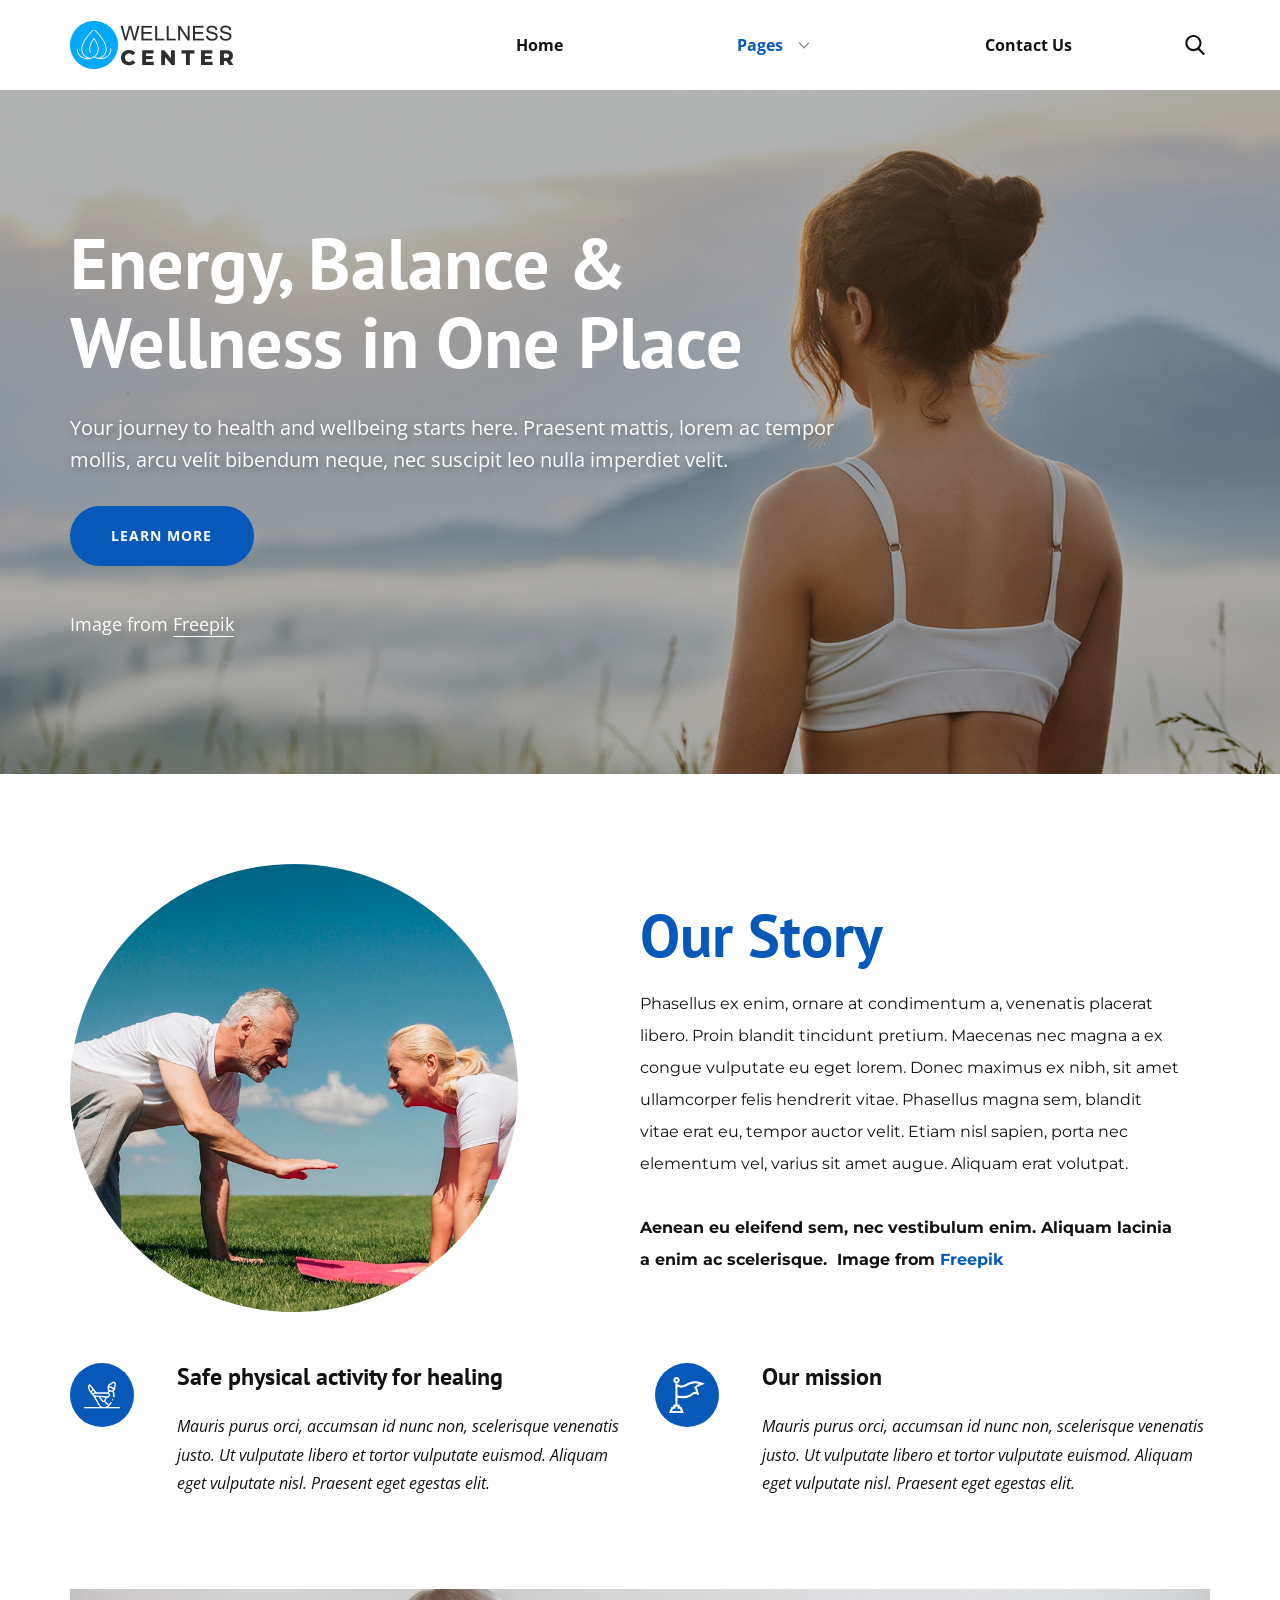
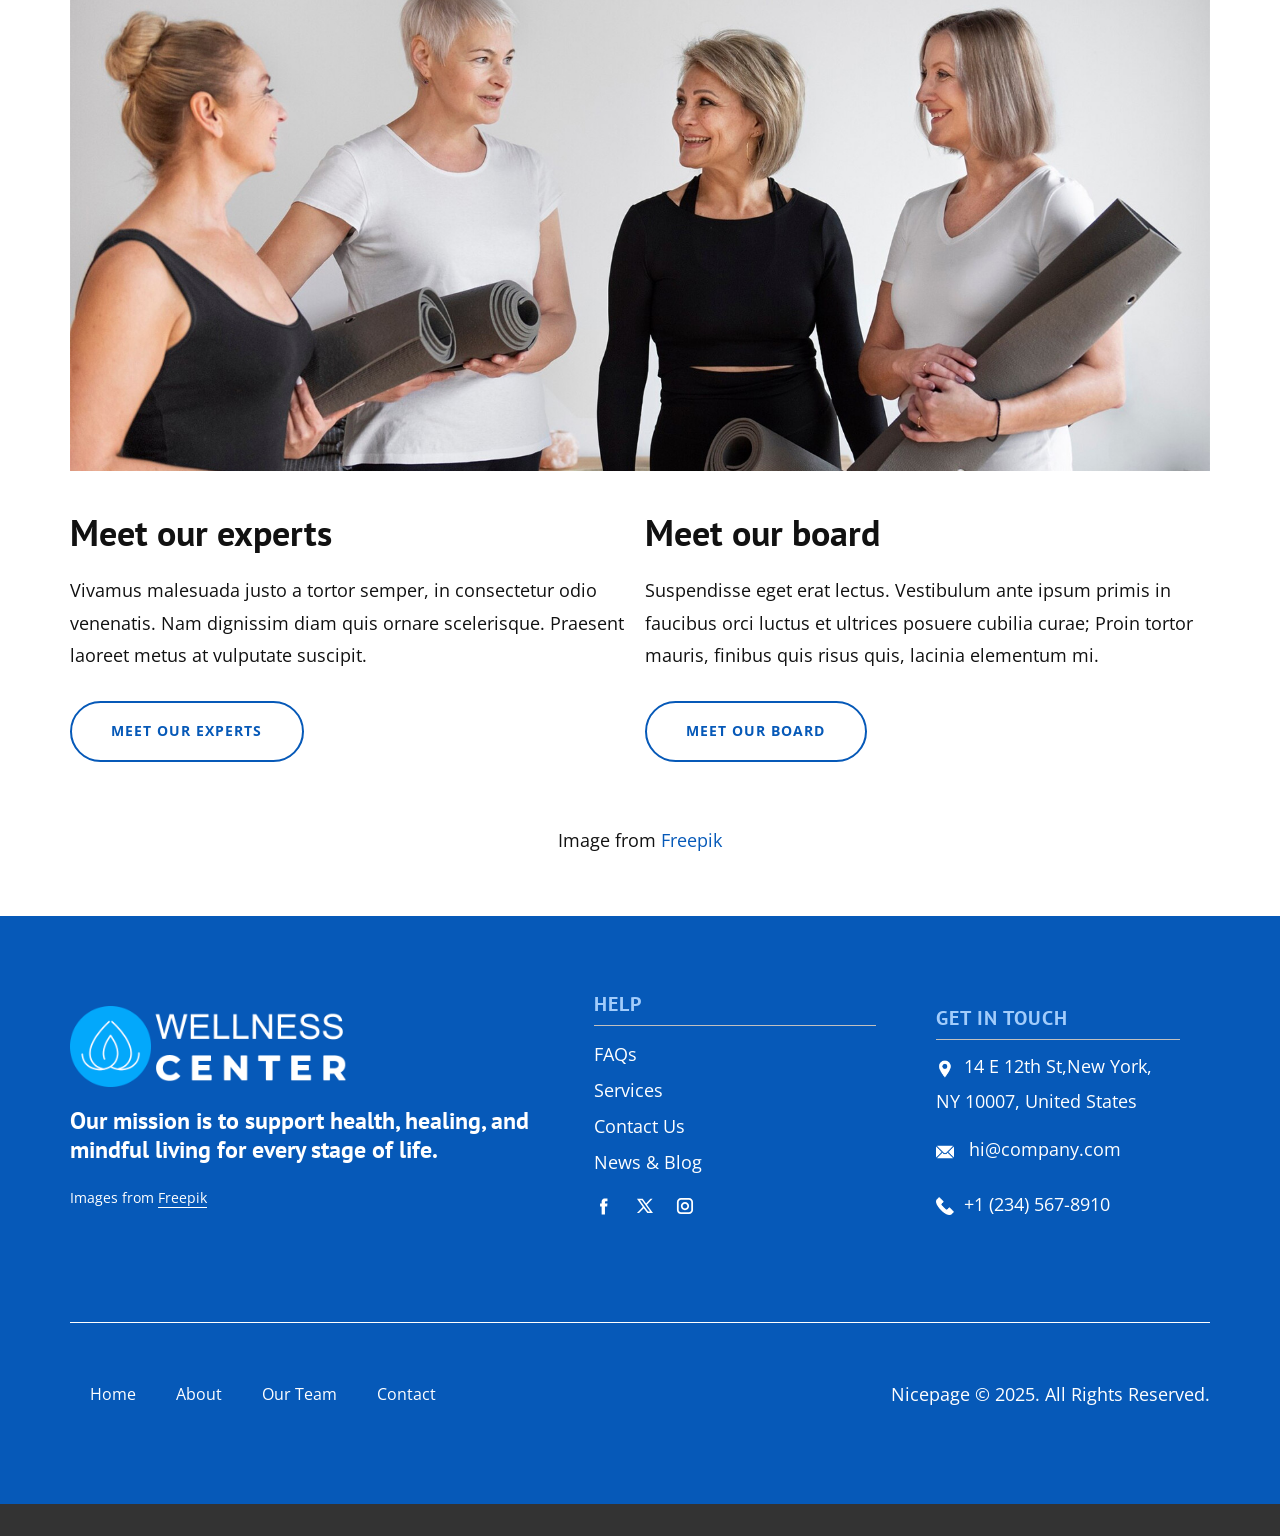
<file: About.html>
<!DOCTYPE html>
<html style="font-size: 16px;" lang="en"><head>
    <meta name="viewport" content="width=device-width, initial-scale=1.0">
    <meta charset="utf-8">
    <meta name="keywords" content="​Energy, Balance &amp;amp; Wellness in One Place, ​Our Story">
    <meta name="description" content="">
    <title>About</title>
    <link rel="stylesheet" href="nicepage.css" media="screen">
<link rel="stylesheet" href="About.css" media="screen">
    <script class="u-script" type="text/javascript" src="jquery.js" defer=""></script>
    <script class="u-script" type="text/javascript" src="nicepage.js" defer=""></script>
    <meta name="generator" content="Nicepage 8.3.6, nicepage.com">
    
    
    
    
    
    <link id="u-page-google-font" rel="stylesheet" href="https://fonts.googleapis.com/css2?display=swap&amp;family=PT+Sans:ital,wght@0,400;0,700;1,400;1,700&amp;family=Open+Sans:ital,wght@0,300;0,400;0,500;0,600;0,700;0,800;1,300;1,400;1,500;1,600;1,700;1,800&amp;family=Montserrat:ital,wght@0,100;0,200;0,300;0,400;0,500;0,600;0,700;0,800;0,900;1,100;1,200;1,300;1,400;1,500;1,600;1,700;1,800;1,900">
    <script type="application/ld+json">{
		"@context": "http://schema.org",
		"@type": "Organization",
		"name": "",
		"logo": "images/logo-black.png",
		"sameAs": [
				"https://facebook.com/name",
				"https://twitter.com/name",
				"https://instagram.com/name"
		]
}</script>
    <meta name="theme-color" content="#0659b8">
    <meta name="twitter:site" content="@">
    <meta name="twitter:card" content="summary_large_image">
    <meta name="twitter:title" content="About">
    <meta name="twitter:description" content="">
    <meta property="og:title" content="About">
    <meta property="og:type" content="website">
  <meta data-intl-tel-input-cdn-path="intlTelInput/"></head>
  <body data-path-to-root="./" data-include-products="false" class="u-body u-clearfix u-xl-mode" data-lang="en"><header class="u-clearfix u-header u-header" id="header"><div class="u-clearfix u-sheet u-valign-middle u-valign-middle-xxl u-sheet-1">
        <a href="#" class="u-image u-logo u-image-1" data-image-width="656" data-image-height="192">
          <img src="images/logo-black.png" class="u-logo-image u-logo-image-1">
        </a>
        <nav class="u-dropdown-icon u-menu u-menu-dropdown u-offcanvas u-menu-1" role="navigation" aria-label="Menu navigation">
          <div class="menu-collapse" style="font-size: 1rem; letter-spacing: 0px; font-weight: 700;">
            <a class="u-button-style u-custom-left-right-menu-spacing u-custom-padding-bottom u-custom-text-hover-color u-custom-top-bottom-menu-spacing u-hamburger-link u-nav-link u-text-active-palette-1-base u-text-hover-palette-2-base" href="#" tabindex="-1" aria-label="Open menu" aria-controls="261f">
              <svg class="u-svg-link" viewBox="0 0 24 24"><use xlink:href="#menu-hamburger"></use></svg>
              <svg class="u-svg-content" version="1.1" id="menu-hamburger" viewBox="0 0 16 16" x="0px" y="0px" xmlns:xlink="http://www.w3.org/1999/xlink" xmlns="http://www.w3.org/2000/svg"><g><rect y="1" width="16" height="2"></rect><rect y="7" width="16" height="2"></rect><rect y="13" width="16" height="2"></rect>
</g></svg>
            </a>
          </div>
          <div class="u-custom-menu u-nav-container">
            <ul class="u-nav u-unstyled u-nav-1" role="menubar"><li role="none" class="u-nav-item"><a role="menuitem" class="u-button-style u-nav-link u-text-active-palette-1-base u-text-hover-palette-1-base u-nav-link-2" href="./">Home</a>
</li><li role="none" class="u-nav-item"><a tabindex="-1" role="menuitem" class="u-button-style u-nav-link u-text-active-palette-1-base u-text-hover-palette-1-base u-nav-link-2" aria-haspopup="true" aria-current="page">Pages</a><div class="u-nav-popup"><ul role="menu" class="u-h-spacing-20 u-nav u-unstyled u-v-spacing-10" aria-label="Pages menu"><li role="none" class="u-nav-item"><a role="menuitem" class="u-active-palette-1-base u-button-style u-grey-5 u-hover-palette-1-base u-nav-link" href="About.html">About Us</a>
</li><li role="none" class="u-nav-item"><a tabindex="-1" role="menuitem" class="u-active-palette-1-base u-button-style u-grey-5 u-hover-palette-1-base u-nav-link" href="#">Our Team</a>
</li><li role="none" class="u-nav-item"><a role="menuitem" class="u-active-palette-1-base u-button-style u-grey-5 u-hover-palette-1-base u-nav-link" href="FAQ-Page.html">FAQ</a>
</li></ul>
</div>
</li><li role="none" class="u-nav-item"><a tabindex="-1" role="menuitem" class="u-button-style u-nav-link u-text-active-palette-1-base u-text-hover-palette-1-base u-nav-link-2" href="#">Contact Us</a>
</li></ul>
          </div>
          <div class="u-custom-menu u-nav-container-collapse" id="261f" role="region" aria-label="Menu panel">
            <div class="u-black u-container-style u-inner-container-layout u-opacity u-opacity-95 u-sidenav">
              <div class="u-inner-container-layout u-sidenav-overflow">
                <div class="u-menu-close" tabindex="-1" aria-label="Close menu"></div>
                <ul class="u-align-center u-nav u-popupmenu-items u-unstyled u-nav-3" role="menubar"><li role="none" class="u-nav-item"><a role="menuitem" class="u-button-style u-nav-link" href="./">Home</a>
</li><li role="none" class="u-nav-item"><a tabindex="-1" role="menuitem" class="u-button-style u-nav-link" aria-haspopup="true" aria-current="page">Pages</a><div class="u-nav-popup"><ul role="menu" class="u-h-spacing-20 u-nav u-unstyled u-v-spacing-10" aria-label="Pages menu"><li role="none" class="u-nav-item"><a role="menuitem" class="u-button-style u-nav-link" href="About.html">About Us</a>
</li><li role="none" class="u-nav-item"><a tabindex="-1" role="menuitem" class="u-button-style u-nav-link" href="#">Our Team</a>
</li><li role="none" class="u-nav-item"><a role="menuitem" class="u-button-style u-nav-link" href="FAQ-Page.html">FAQ</a>
</li></ul>
</div>
</li><li role="none" class="u-nav-item"><a tabindex="-1" role="menuitem" class="u-button-style u-nav-link" href="#">Contact Us</a>
</li></ul>
              </div>
            </div>
            <div class="u-black u-menu-overlay u-opacity u-opacity-70"></div>
          </div>
        </nav>
        <form action="#" class="u-search u-search-layout-icon u-search-left u-search-1" data-search-token="no-license" data-href="search/search.html" data-page-id="970116825">
          <div class="u-search-overlay"></div>
          <button class="u-search-button" type="submit"><span class="u-search-icon u-search-icon-1">
              <svg class="u-svg-link" preserveAspectRatio="xMidYMin slice" viewBox="0 0 56.966 56.966"><use xlink:href="#svg-8e85"></use></svg>
              <svg xmlns="http://www.w3.org/2000/svg" xmlns:xlink="http://www.w3.org/1999/xlink" version="1.1" id="svg-8e85" x="0px" y="0px" viewBox="0 0 56.966 56.966" style="enable-background:new 0 0 56.966 56.966;" xml:space="preserve" class="u-svg-content"><path d="M55.146,51.887L41.588,37.786c3.486-4.144,5.396-9.358,5.396-14.786c0-12.682-10.318-23-23-23s-23,10.318-23,23  s10.318,23,23,23c4.761,0,9.298-1.436,13.177-4.162l13.661,14.208c0.571,0.593,1.339,0.92,2.162,0.92  c0.779,0,1.518-0.297,2.079-0.837C56.255,54.982,56.293,53.08,55.146,51.887z M23.984,6c9.374,0,17,7.626,17,17s-7.626,17-17,17  s-17-7.626-17-17S14.61,6,23.984,6z"></path></svg></span>
          </button>
          <input class="u-search-input" type="search" name="search" value="" placeholder="Search">
        </form>
      </div></header>
    <section class="skrollable skrollable-between u-align-center u-clearfix u-image u-shading u-section-1" src="" data-image-width="1980" data-image-height="857" id="block-1">
      <div class="u-clearfix u-sheet u-valign-middle u-sheet-1">
        <h1 class="u-align-left u-text u-text-1" data-animation-name="customAnimationIn" data-animation-duration="1500"> Energy, Balance &amp; Wellness in One Place</h1>
        <p class="u-align-left u-large-text u-text u-text-variant u-text-2" data-animation-name="customAnimationIn" data-animation-duration="1500" data-animation-delay="250"> Your journey to health and wellbeing starts here.&nbsp;Praesent mattis, lorem ac tempor mollis, arcu velit bibendum neque, nec suscipit leo nulla imperdiet velit.</p>
        <a href="" class="u-active-palette-2-base u-align-left u-border-2 u-border-active-palette-2-base u-border-hover-palette-2-base u-border-palette-1-base u-btn u-btn-round u-button-style u-hover-palette-2-base u-palette-1-base u-radius u-btn-1">learn more</a>
        <p class="u-align-left u-text u-text-default u-text-3" data-animation-name="customAnimationIn" data-animation-duration="1500" data-animation-delay="500">Image from&nbsp;<a href="https://www.freepik.com" class="u-active-none u-border-1 u-border-active-palette-1-light-2 u-border-hover-palette-1-light-2 u-border-no-left u-border-no-right u-border-no-top u-border-white u-bottom-left-radius-0 u-bottom-right-radius-0 u-btn u-button-link u-button-style u-hover-none u-none u-radius-0 u-text-body-alt-color u-top-left-radius-0 u-top-right-radius-0 u-btn-2" target="_blank">Freepik</a>
        </p>
      </div>
      <style data-mode="XXL">@media (max-width: 0px) {
   .u-section-1 {
    background-image: linear-gradient(0deg, rgba(0, 0, 0, 0.3), rgba(0, 0, 0, 0.3)), url('images/smart-pensive-redhead-hipster-with-full-beard-glasses-dressed-casual-clothes-poses-with-hand-chin-studio-isolated-dark-background5-min.jpg');
    background-position: 50% 50%;
  }
  .u-section-1 .u-sheet-1 {
    min-height: 792px;
  }
  .u-section-1 .u-text-1 {
    text-shadow: 2px 2px 8px rgba(0,0,0,0.4);
    --animation-custom_in-translate_x: 300px;
    --animation-custom_in-translate_y: 0px;
    --animation-custom_in-opacity: 0;
    --animation-custom_in-rotate: 0deg;
    --animation-custom_in-scale: 0.3;
    font-size: 5.625rem;
    text-transform: uppercase;
    font-weight: 700;
    margin-top: 60px;
    margin-right: 525px;
    margin-bottom: 0;
    margin-left: 0;
  }
  .u-section-1 .u-text-2 {
    text-shadow: 2px 2px 8px rgba(0,0,0,0.4);
    --animation-custom_in-translate_x: 300px;
    --animation-custom_in-translate_y: 0px;
    --animation-custom_in-opacity: 0;
    --animation-custom_in-rotate: 0deg;
    --animation-custom_in-scale: 0.3;
    margin-top: 30px;
    margin-right: 525px;
    margin-bottom: 0;
    margin-left: 0;
  }
  .u-block-b7ce-10 {
    text-transform: uppercase;
    font-weight: 700;
    letter-spacing: 2px;
    font-size: 1rem;
    background-image: none;
    --animation-custom_in-translate_x: 300px;
    --animation-custom_in-translate_y: 0px;
    --animation-custom_in-opacity: 0;
    --animation-custom_in-rotate: 0deg;
    --animation-custom_in-scale: 1;
    margin-top: 45px;
    margin-right: auto;
    margin-bottom: 0;
    margin-left: 0;
    padding-top: 18px;
    padding-right: 42px;
    padding-bottom: 18px;
    padding-left: 41px;
  }
  .u-section-1 .u-text-3 {
    --animation-custom_in-translate_x: 300px;
    --animation-custom_in-translate_y: 0px;
    --animation-custom_in-opacity: 0;
    --animation-custom_in-rotate: 0deg;
    --animation-custom_in-scale: 0.3;
    margin-top: 45px;
    margin-right: auto;
    margin-bottom: 60px;
    margin-left: 0;
  }
  .u-section-1 .u-btn-2 {
    background-image: none;
    border-style: solid;
    margin-left: auto;
    padding-top: 0;
    padding-bottom: 0;
    padding-left: 0;
    padding-right: 0;
  }
}</style>
    </section>
    <section class="u-align-left u-clearfix u-container-align-left u-section-2" id="block-2">
      <div class="u-clearfix u-sheet u-valign-middle u-sheet-1">
        <div class="data-layout-selected u-clearfix u-expanded-width u-layout-wrap u-layout-wrap-1">
          <div class="u-layout">
            <div class="u-layout-row">
              <div class="u-align-left u-container-align-left u-container-style u-layout-cell u-size-30-lg u-size-30-xl u-size-60-md u-size-60-sm u-size-60-xs u-layout-cell-1">
                <div class="u-container-layout u-valign-top u-container-layout-1">
                  <div class="u-image u-image-circle u-image-1" alt="" data-image-width="800" data-image-height="695"></div>
                </div>
              </div>
              <div class="u-align-left u-container-align-left u-container-style u-layout-cell u-size-30-lg u-size-30-xl u-size-60-md u-size-60-sm u-size-60-xs u-layout-cell-2">
                <div class="u-container-layout u-valign-middle u-container-layout-2">
                  <h2 class="u-text u-text-default u-text-1"> Our Story</h2>
                  <p class="u-custom-font u-font-montserrat u-text u-text-2"> Phasellus ex enim, ornare at condimentum a, venenatis placerat libero. Proin blandit tincidunt pretium. Maecenas nec magna a ex congue vulputate eu eget lorem. Donec maximus ex nibh, sit amet ullamcorper felis hendrerit vitae. Phasellus magna sem, blandit vitae erat eu, tempor auctor velit. Etiam nisl sapien, porta nec elementum vel, varius sit amet augue. Aliquam erat volutpat.<br>
                    <br><span style="font-weight: 700;">Aenean eu eleifend sem, nec vestibulum enim. Aliquam lacinia a enim ac scelerisque.&nbsp; Image from <a href="https://www.freepik.com/" class="u-active-none u-border-none u-btn u-button-link u-button-style u-hover-none u-none u-text-palette-1-base u-btn-1">Freepik</a></span>
                  </p>
                </div>
              </div>
            </div>
          </div>
        </div>
        <div class="u-expanded-width u-list u-list-1">
          <div class="u-repeater u-repeater-1">
            <div class="u-align-left u-container-align-left u-container-style u-list-item u-repeater-item">
              <div class="u-container-layout u-similar-container u-valign-top u-container-layout-3"><span class="u-file-icon u-icon u-icon-circle u-palette-1-base u-text-white u-icon-1"><img src="images/2983018-621e9187.png" alt=""></span>
                <h4 class="u-text u-text-3"> Safe physical activity for healing</h4>
                <p class="u-text u-text-4"> Mauris purus orci, accumsan id nunc non, scelerisque venenatis justo. Ut vulputate libero et tortor vulputate euismod. Aliquam eget vulputate nisl. Praesent eget egestas elit.</p>
              </div>
            </div>
            <div class="u-align-left u-container-align-left u-container-style u-list-item u-repeater-item">
              <div class="u-container-layout u-similar-container u-valign-top u-container-layout-4"><span class="u-file-icon u-icon u-icon-circle u-palette-1-base u-text-white u-icon-2"><img src="images/3173732-7a583aef.png" alt=""></span>
                <h4 class="u-text u-text-5"> Our mission</h4>
                <p class="u-text u-text-6"> Mauris purus orci, accumsan id nunc non, scelerisque venenatis justo. Ut vulputate libero et tortor vulputate euismod. Aliquam eget vulputate nisl. Praesent eget egestas elit.</p>
              </div>
            </div>
          </div>
        </div>
      </div>
    </section>
    <section class="u-clearfix u-container-align-center u-section-3" id="block-3">
      <div class="u-clearfix u-sheet u-sheet-1">
        <img class="u-expanded-width u-image u-image-default u-image-1" src="images/our-team.jpg" alt="" data-image-width="1700" data-image-height="1056">
        <div class="u-expanded-width u-list u-list-1">
          <div class="u-repeater u-repeater-1">
            <div class="u-container-align-left u-container-style u-list-item u-repeater-item">
              <div class="u-container-layout u-similar-container u-valign-top u-container-layout-1">
                <h3 class="u-align-left u-text u-text-default u-text-1"> Meet our experts</h3>
                <p class="u-align-left u-text u-text-default u-text-2"> Vivamus malesuada justo a tortor semper, in consectetur odio venenatis. Nam dignissim diam quis ornare scelerisque. Praesent laoreet metus at vulputate suscipit.</p>
                <a href="" class="u-active-palette-2-base u-align-left u-border-2 u-border-active-palette-2-base u-border-hover-palette-2-base u-border-palette-1-base u-btn u-btn-round u-button-style u-hover-palette-2-base u-none u-radius u-btn-1"> Meet our experts</a>
              </div>
            </div>
            <div class="u-container-align-left u-container-style u-list-item u-repeater-item">
              <div class="u-container-layout u-similar-container u-valign-top u-container-layout-2">
                <h3 class="u-align-left u-text u-text-default u-text-3"> Meet our board</h3>
                <p class="u-align-left u-text u-text-default u-text-4"> Suspendisse eget erat lectus. Vestibulum ante ipsum primis in faucibus orci luctus et ultrices posuere cubilia curae; Proin tortor mauris, finibus quis risus quis, lacinia elementum mi.</p>
                <a href="" class="u-active-palette-2-base u-align-left u-border-2 u-border-active-palette-2-base u-border-hover-palette-2-base u-border-palette-1-base u-btn u-btn-round u-button-style u-hover-palette-2-base u-none u-radius u-btn-2"> Meet our board</a>
              </div>
            </div>
          </div>
        </div>
        <p class="u-align-center u-text u-text-default u-text-5">Image from <a href="https://www.freepik.com/" class="u-active-none u-border-none u-btn u-button-link u-button-style u-hover-none u-none u-text-palette-1-base u-btn-3">Freepik</a>
        </p>
      </div>
    </section>
    
    
    
    <footer class="u-align-center-sm u-align-center-xs u-clearfix u-container-align-center u-footer u-palette-1-base" id="footer"><div class="u-clearfix u-sheet u-valign-middle u-sheet-1">
        <div class="data-layout-selected u-clearfix u-expanded-width u-layout-wrap u-layout-wrap-1">
          <div class="u-gutter-0 u-layout">
            <div class="u-layout-row">
              <div class="u-container-align-left u-container-style u-layout-cell u-shape-rectangle u-size-26-lg u-size-26-xl u-size-26-xxl u-size-40-md u-size-40-sm u-size-40-xs u-layout-cell-1">
                <div class="u-container-layout u-valign-top u-container-layout-1">
                  <a href="" class="u-image u-logo u-image-1" data-image-width="656" data-image-height="192">
                    <img src="images/logo-white-1.png" class="u-logo-image u-logo-image-1">
                  </a>
                  <h4 class="u-align-left u-text u-text-default u-text-1"> Our mission is to support health, healing, and mindful living for every stage of life.</h4>
                  <p class="u-align-left u-text u-text-2">Images from <a href="https://www.freepik.com/" class="u-active-none u-border-1 u-border-active-palette-1-base u-border-hover-palette-1-base u-border-no-left u-border-no-right u-border-no-top u-border-white u-btn u-button-link u-button-style u-hover-none u-none u-text-body-alt-color u-btn-1" target="_blank" data-animation-name="" data-animation-duration="0" data-animation-delay="0" data-animation-direction="">Freepik</a>
                  </p>
                </div>
              </div>
              <div class="u-container-style u-layout-cell u-shape-rectangle u-size-18-lg u-size-18-xl u-size-18-xxl u-size-20-md u-size-20-sm u-size-20-xs u-layout-cell-2">
                <div class="u-container-layout u-valign-top u-container-layout-2">
                  <h5 class="u-align-left u-text u-text-3"> Help</h5>
                  <div class="u-align-left u-border-1 u-border-grey-25 u-border-no-bottom u-border-no-left u-expanded-width u-line u-line-horizontal u-line-1"></div>
                  <p class="u-align-left u-text u-text-4">
                    <a href="#" class="u-active-none u-border-1 u-border-active-white u-border-hover-white u-border-no-left u-border-no-right u-border-no-top u-btn u-button-link u-button-style u-hover-none u-none u-text-active-grey-10 u-text-body-alt-color u-text-hover-grey-10 u-btn-2" title="#" data-animation-name="" data-animation-duration="0" data-animation-delay="0" data-animation-direction=""> FAQs</a>
                    <a href="#" class="u-active-none u-border-1 u-border-active-white u-border-hover-white u-border-no-left u-border-no-right u-border-no-top u-btn u-button-link u-button-style u-hover-none u-none u-text-active-grey-10 u-text-body-alt-color u-text-hover-grey-10 u-btn-3" title="#" data-animation-name="" data-animation-duration="0" data-animation-delay="0" data-animation-direction="">
                      <br>Services
                    </a>
                    <br>
                    <a href="#" class="u-active-none u-border-1 u-border-active-white u-border-hover-white u-border-no-left u-border-no-right u-border-no-top u-btn u-button-link u-button-style u-hover-none u-none u-text-active-grey-10 u-text-body-alt-color u-text-hover-grey-10 u-btn-4" title="#" data-animation-name="" data-animation-duration="0" data-animation-delay="0" data-animation-direction=""> Contact Us<br>
                    </a>
                    <a href="#" class="u-active-none u-border-1 u-border-active-white u-border-hover-white u-border-no-left u-border-no-right u-border-no-top u-btn u-button-link u-button-style u-hover-none u-none u-text-active-grey-10 u-text-body-alt-color u-text-hover-grey-10 u-btn-5" data-animation-name="" data-animation-duration="0" data-animation-delay="0" data-animation-direction=""> News &amp; Blog</a>
                    <br>
                  </p>
                  <div class="u-social-icons u-social-icons-1">
                    <a class="u-social-url" title="facebook" target="_blank" href="https://facebook.com/name"><span class="u-icon u-social-facebook u-social-icon u-text-white u-icon-1"><svg class="u-svg-link" preserveAspectRatio="xMidYMin slice" viewBox="0 0 112 112" style=""><use xlink:href="#svg-58df"></use></svg><svg class="u-svg-content" viewBox="0 0 112 112" x="0" y="0" id="svg-58df"><path fill="currentColor" d="M75.5,28.8H65.4c-1.5,0-4,0.9-4,4.3v9.4h13.9l-1.5,15.8H61.4v45.1H42.8V58.3h-8.8V42.4h8.8V32.2
c0-7.4,3.4-18.8,18.8-18.8h13.8v15.4H75.5z"></path></svg></span>
                    </a>
                    <a class="u-social-url" title="twitter" target="_blank" href="https://twitter.com/name"><span class="u-icon u-social-icon u-social-twitter u-text-white u-icon-2"><svg class="u-svg-link" preserveAspectRatio="xMidYMin slice" viewBox="0 0 112.2 112.2" style=""><use xlink:href="#svg-e10a"></use></svg><svg class="u-svg-content" viewBox="0 0 112.2 112.2" x="0px" y="0px" id="svg-e10a"><path d="M67.1,49.1L98.6,16h-12L62,42L43.2,16H11l32.8,45.2L11,96h11.6l26.3-27.7L69.1,96H101L67.1,49.1z M55,61.9l-5.1-7L27.5,24.4
	h11.4l17.3,23.8l5.1,7.1l23.4,32.2H73.8L55,61.9z"></path></svg></span>
                    </a>
                    <a class="u-social-url" title="instagram" target="_blank" href="https://instagram.com/name"><span class="u-icon u-social-icon u-social-instagram u-text-white u-icon-3"><svg class="u-svg-link" preserveAspectRatio="xMidYMin slice" viewBox="0 0 112 112" style=""><use xlink:href="#svg-3bdf"></use></svg><svg class="u-svg-content" viewBox="0 0 112 112" x="0" y="0" id="svg-3bdf"><path fill="currentColor" d="M55.9,32.9c-12.8,0-23.2,10.4-23.2,23.2s10.4,23.2,23.2,23.2s23.2-10.4,23.2-23.2S68.7,32.9,55.9,32.9z
	 M55.9,69.4c-7.4,0-13.3-6-13.3-13.3c-0.1-7.4,6-13.3,13.3-13.3s13.3,6,13.3,13.3C69.3,63.5,63.3,69.4,55.9,69.4z"></path><path fill="currentColor" d="M78.2,11H33.5C21,11,10.8,21.3,10.8,33.7v44.7c0,12.6,10.2,22.8,22.7,22.8h44.7c12.6,0,22.7-10.2,22.7-22.7
	V33.7C100.8,21.1,90.6,11,78.2,11z M91,78.4c0,7.1-5.8,12.8-12.8,12.8H33.5c-7.1,0-12.8-5.8-12.8-12.8V33.7
	c0-7.1,5.8-12.8,12.8-12.8h44.7c7.1,0,12.8,5.8,12.8,12.8V78.4z"></path></svg></span>
                    </a>
                  </div>
                </div>
              </div>
              <div class="u-container-style u-layout-cell u-shape-rectangle u-size-16-lg u-size-16-xl u-size-16-xxl u-size-60-md u-size-60-sm u-size-60-xs u-layout-cell-3">
                <div class="u-container-layout u-valign-top u-container-layout-3">
                  <h5 class="u-align-left u-text u-text-5"> Get In Touch</h5>
                  <div class="u-align-left u-border-1 u-border-grey-25 u-border-no-bottom u-border-no-left u-expanded-width u-line u-line-horizontal u-line-2" data-animation-name="" data-animation-duration="0" data-animation-delay="0" data-animation-direction=""></div>
                  <p class="u-align-left u-text u-text-6"><span class="u-file-icon u-icon u-text-white u-icon-4"><img src="images/1-b26c8bb7.png" alt=""></span>&nbsp;​​​​14 E 12th St,New York, NY 10007, United States
                  </p>
                  <p class="u-align-left u-text u-text-default u-text-7"><span class="u-file-icon u-icon u-text-white u-icon-5"><img src="images/2-a85e65c4.png" alt=""></span>&nbsp; <a href="mailto:hi@car.repair.com" class="u-active-none u-border-1 u-border-active-white u-border-hover-white u-border-no-left u-border-no-right u-border-no-top u-btn u-button-link u-button-style u-hover-none u-none u-text-active-grey-10 u-text-body-alt-color u-text-hover-grey-10 u-btn-6" data-animation-name="" data-animation-duration="0" data-animation-delay="0" data-animation-direction="">hi@company.com</a>
                  </p>
                  <p class="u-align-left u-text u-text-8">
                    <a href="tel:+12345678910" class="u-active-none u-border-1 u-border-active-white u-border-hover-white u-border-no-left u-border-no-right u-border-no-top u-btn u-button-link u-button-style u-hover-none u-none u-text-active-grey-10 u-text-body-alt-color u-text-hover-grey-10 u-btn-7" data-animation-name="" data-animation-duration="0" data-animation-delay="0" data-animation-direction=""><span class="u-file-icon u-icon u-text-white u-icon-6"><img src="images/3-c91f3b92.png" alt=""></span>&nbsp;​+1 (234) 567-8910
                    </a>
                  </p>
                </div>
              </div>
            </div>
          </div>
        </div>
        <div class="u-align-center u-border-1 u-border-white u-expanded-width u-line u-line-horizontal u-line-3"></div>
        <div class="data-layout-selected u-clearfix u-expanded-width u-layout-custom-xs u-layout-wrap u-layout-wrap-2">
          <div class="u-layout">
            <div class="u-layout-row">
              <div class="u-container-style u-layout-cell u-size-14-xs u-size-30-lg u-size-30-xl u-size-30-xxl u-size-60-md u-size-60-sm u-layout-cell-4">
                <div class="u-container-layout u-valign-middle u-container-layout-4">
                  <nav class="u-menu u-menu-dropdown u-offcanvas u-menu-1" data-responsive-from="XS" role="navigation">
                    <div class="menu-collapse">
                      <a class="u-button-style u-hamburger-link u-nav-link" aria-label="Open menu" aria-controls="e226" href="#">
                        <svg class="u-svg-link" viewBox="0 0 24 24"><use xlink:href="#svg-23e0"></use></svg>
                        <svg class="u-svg-content" version="1.1" id="svg-23e0" viewBox="0 0 16 16" x="0px" y="0px" xmlns:xlink="http://www.w3.org/1999/xlink" xmlns="http://www.w3.org/2000/svg"><g><rect y="1" width="16" height="2"></rect><rect y="7" width="16" height="2"></rect><rect y="13" width="16" height="2"></rect>
</g></svg>
                      </a>
                    </div>
                    <div class="u-custom-menu u-nav-container">
                      <ul class="u-nav u-unstyled" role="menubar"><li class="u-nav-item" role="none"><a class="u-button-style u-nav-link" href="#" tabindex="-1" role="menuitem" aria-haspopup="true" aria-expanded="false">Home</a>
</li><li class="u-nav-item" role="none"><a class="u-button-style u-nav-link" href="#" tabindex="-1" role="menuitem">About</a>
</li><li class="u-nav-item" role="none"><a class="u-button-style u-nav-link" href="#" tabindex="-1" role="menuitem">Our Team</a>
</li><li class="u-nav-item" role="none"><a class="u-button-style u-nav-link" href="#" tabindex="-1" role="menuitem">Contact</a>
</li></ul>
                    </div>
                    <div id="e226" role="region" aria-label="Menu panel" class="u-custom-menu u-nav-container-collapse">
                      <div class="u-black u-container-style u-inner-container-layout u-opacity u-opacity-95 u-sidenav">
                        <div class="u-inner-container-layout u-sidenav-overflow">
                          <div class="u-menu-close" aria-label="Close menu"></div>
                          <ul class="u-align-center u-nav u-popupmenu-items u-unstyled u-nav-2"><li class="u-nav-item"><a class="u-button-style u-nav-link" href="#">Home</a>
</li><li class="u-nav-item"><a class="u-button-style u-nav-link" href="#">About</a>
</li><li class="u-nav-item"><a class="u-button-style u-nav-link" href="#">Our Team</a>
</li><li class="u-nav-item"><a class="u-button-style u-nav-link" href="#">Contact</a>
</li></ul>
                        </div>
                      </div>
                      <div class="u-black u-menu-overlay u-opacity u-opacity-70"></div>
                    </div>
                    <style class="menu-style">@media (max-width: 539px) {
                    [data-responsive-from="XS"] .u-nav-container {
                        display: none;
                    }
                    [data-responsive-from="XS"] .menu-collapse {
                        display: block;
                    }
                }</style>
                  </nav>
                </div>
              </div>
              <div class="u-container-align-left-md u-container-align-left-sm u-container-align-left-xs u-container-align-right-lg u-container-align-right-xl u-container-align-right-xxl u-container-style u-layout-cell u-size-30-lg u-size-30-xl u-size-30-xxl u-size-46-xs u-size-60-md u-size-60-sm u-layout-cell-5">
                <div class="u-container-layout u-valign-middle u-container-layout-5">
                  <p class="u-align-left-md u-align-left-sm u-align-left-xs u-align-right-lg u-align-right-xl u-align-right-xxl u-text u-text-default u-text-9">Nicepage © 2025. All Rights Reserved.</p>
                </div>
              </div>
            </div>
          </div>
        </div>
      </div></footer>
    <section class="u-backlink u-clearfix u-grey-80"></section>
  
</body></html>
</file>
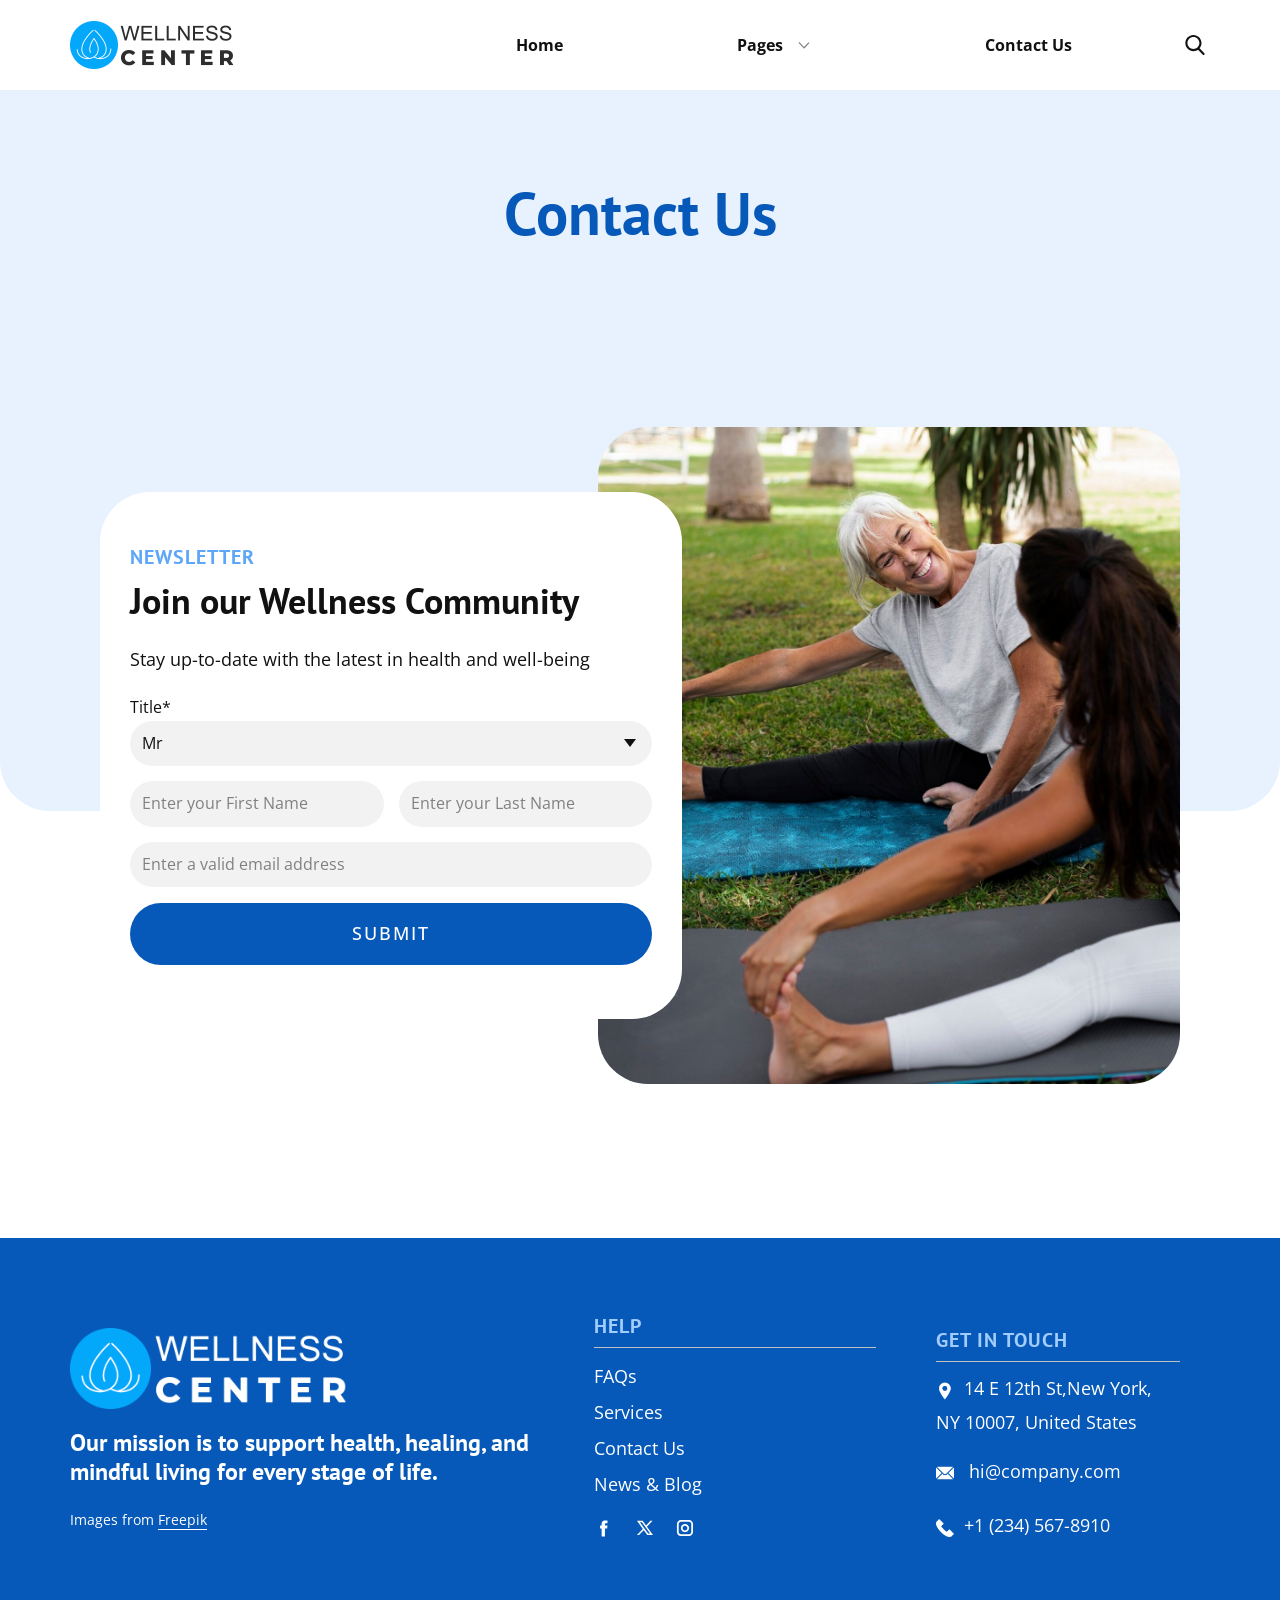
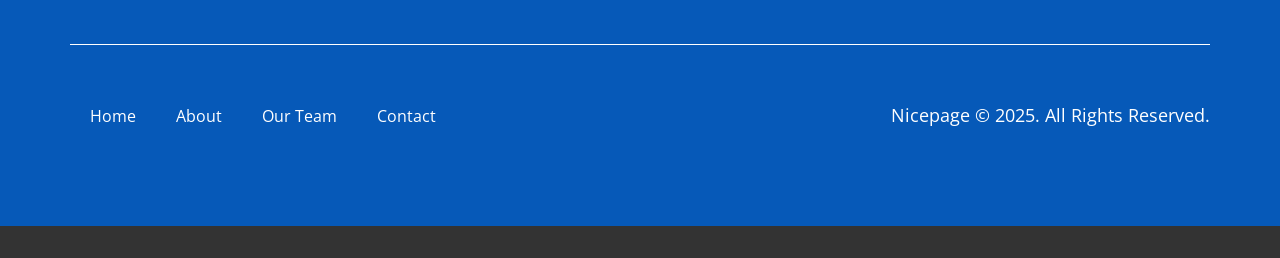
<file: Contact.html>
<!DOCTYPE html>
<html style="font-size: 16px;" lang="en"><head>
    <meta name="viewport" content="width=device-width, initial-scale=1.0">
    <meta charset="utf-8">
    <meta name="keywords" content="Contact Us">
    <meta name="description" content="">
    <title>Contact</title>
    <link rel="stylesheet" href="nicepage.css" media="screen">
<link rel="stylesheet" href="Contact.css" media="screen">
    <script class="u-script" type="text/javascript" src="jquery.js" defer=""></script>
    <script class="u-script" type="text/javascript" src="nicepage.js" defer=""></script>
    <meta name="generator" content="Nicepage 8.3.6, nicepage.com">
    
    
    
    
    <link id="u-page-google-font" rel="stylesheet" href="https://fonts.googleapis.com/css2?display=swap&amp;family=PT+Sans:ital,wght@0,400;0,700;1,400;1,700&amp;family=Open+Sans:ital,wght@0,300;0,400;0,500;0,600;0,700;0,800;1,300;1,400;1,500;1,600;1,700;1,800">
    <script type="application/ld+json">{
		"@context": "http://schema.org",
		"@type": "Organization",
		"name": "",
		"logo": "images/logo-black.png",
		"sameAs": [
				"https://facebook.com/name",
				"https://twitter.com/name",
				"https://instagram.com/name"
		]
}</script>
    <meta name="theme-color" content="#0659b8">
    <meta name="twitter:site" content="@">
    <meta name="twitter:card" content="summary_large_image">
    <meta name="twitter:title" content="Contact">
    <meta name="twitter:description" content="">
    <meta property="og:title" content="Contact">
    <meta property="og:type" content="website">
  <meta name="referrer" content="origin"><meta data-intl-tel-input-cdn-path="intlTelInput/"></head>
  <body data-path-to-root="./" data-include-products="false" class="u-body u-clearfix u-xl-mode" data-lang="en"><header class="u-clearfix u-header u-header" id="header"><div class="u-clearfix u-sheet u-valign-middle u-valign-middle-xxl u-sheet-1">
        <a href="#" class="u-image u-logo u-image-1" data-image-width="656" data-image-height="192">
          <img src="images/logo-black.png" class="u-logo-image u-logo-image-1">
        </a>
        <nav class="u-dropdown-icon u-menu u-menu-dropdown u-offcanvas u-menu-1" role="navigation" aria-label="Menu navigation">
          <div class="menu-collapse" style="font-size: 1rem; letter-spacing: 0px; font-weight: 700;">
            <a class="u-button-style u-custom-left-right-menu-spacing u-custom-padding-bottom u-custom-text-hover-color u-custom-top-bottom-menu-spacing u-hamburger-link u-nav-link u-text-active-palette-1-base u-text-hover-palette-2-base" href="#" tabindex="-1" aria-label="Open menu" aria-controls="261f">
              <svg class="u-svg-link" viewBox="0 0 24 24"><use xlink:href="#menu-hamburger"></use></svg>
              <svg class="u-svg-content" version="1.1" id="menu-hamburger" viewBox="0 0 16 16" x="0px" y="0px" xmlns:xlink="http://www.w3.org/1999/xlink" xmlns="http://www.w3.org/2000/svg"><g><rect y="1" width="16" height="2"></rect><rect y="7" width="16" height="2"></rect><rect y="13" width="16" height="2"></rect>
</g></svg>
            </a>
          </div>
          <div class="u-custom-menu u-nav-container">
            <ul class="u-nav u-unstyled u-nav-1" role="menubar"><li role="none" class="u-nav-item"><a role="menuitem" class="u-button-style u-nav-link u-text-active-palette-1-base u-text-hover-palette-1-base u-nav-link-2" href="./">Home</a>
</li><li role="none" class="u-nav-item"><a tabindex="-1" role="menuitem" class="u-button-style u-nav-link u-text-active-palette-1-base u-text-hover-palette-1-base u-nav-link-2" aria-haspopup="true" aria-current="page">Pages</a><div class="u-nav-popup"><ul role="menu" class="u-h-spacing-20 u-nav u-unstyled u-v-spacing-10" aria-label="Pages menu"><li role="none" class="u-nav-item"><a role="menuitem" class="u-active-palette-1-base u-button-style u-grey-5 u-hover-palette-1-base u-nav-link" href="About.html">About Us</a>
</li><li role="none" class="u-nav-item"><a tabindex="-1" role="menuitem" class="u-active-palette-1-base u-button-style u-grey-5 u-hover-palette-1-base u-nav-link" href="#">Our Team</a>
</li><li role="none" class="u-nav-item"><a role="menuitem" class="u-active-palette-1-base u-button-style u-grey-5 u-hover-palette-1-base u-nav-link" href="FAQ-Page.html">FAQ</a>
</li></ul>
</div>
</li><li role="none" class="u-nav-item"><a tabindex="-1" role="menuitem" class="u-button-style u-nav-link u-text-active-palette-1-base u-text-hover-palette-1-base u-nav-link-2" href="#">Contact Us</a>
</li></ul>
          </div>
          <div class="u-custom-menu u-nav-container-collapse" id="261f" role="region" aria-label="Menu panel">
            <div class="u-black u-container-style u-inner-container-layout u-opacity u-opacity-95 u-sidenav">
              <div class="u-inner-container-layout u-sidenav-overflow">
                <div class="u-menu-close" tabindex="-1" aria-label="Close menu"></div>
                <ul class="u-align-center u-nav u-popupmenu-items u-unstyled u-nav-3" role="menubar"><li role="none" class="u-nav-item"><a role="menuitem" class="u-button-style u-nav-link" href="./">Home</a>
</li><li role="none" class="u-nav-item"><a tabindex="-1" role="menuitem" class="u-button-style u-nav-link" aria-haspopup="true" aria-current="page">Pages</a><div class="u-nav-popup"><ul role="menu" class="u-h-spacing-20 u-nav u-unstyled u-v-spacing-10" aria-label="Pages menu"><li role="none" class="u-nav-item"><a role="menuitem" class="u-button-style u-nav-link" href="About.html">About Us</a>
</li><li role="none" class="u-nav-item"><a tabindex="-1" role="menuitem" class="u-button-style u-nav-link" href="#">Our Team</a>
</li><li role="none" class="u-nav-item"><a role="menuitem" class="u-button-style u-nav-link" href="FAQ-Page.html">FAQ</a>
</li></ul>
</div>
</li><li role="none" class="u-nav-item"><a tabindex="-1" role="menuitem" class="u-button-style u-nav-link" href="#">Contact Us</a>
</li></ul>
              </div>
            </div>
            <div class="u-black u-menu-overlay u-opacity u-opacity-70"></div>
          </div>
        </nav>
        <form action="#" class="u-search u-search-layout-icon u-search-left u-search-1" data-search-token="no-license" data-href="search/search.html" data-page-id="970116825">
          <div class="u-search-overlay"></div>
          <button class="u-search-button" type="submit"><span class="u-search-icon u-search-icon-1">
              <svg class="u-svg-link" preserveAspectRatio="xMidYMin slice" viewBox="0 0 56.966 56.966"><use xlink:href="#svg-8e85"></use></svg>
              <svg xmlns="http://www.w3.org/2000/svg" xmlns:xlink="http://www.w3.org/1999/xlink" version="1.1" id="svg-8e85" x="0px" y="0px" viewBox="0 0 56.966 56.966" style="enable-background:new 0 0 56.966 56.966;" xml:space="preserve" class="u-svg-content"><path d="M55.146,51.887L41.588,37.786c3.486-4.144,5.396-9.358,5.396-14.786c0-12.682-10.318-23-23-23s-23,10.318-23,23  s10.318,23,23,23c4.761,0,9.298-1.436,13.177-4.162l13.661,14.208c0.571,0.593,1.339,0.92,2.162,0.92  c0.779,0,1.518-0.297,2.079-0.837C56.255,54.982,56.293,53.08,55.146,51.887z M23.984,6c9.374,0,17,7.626,17,17s-7.626,17-17,17  s-17-7.626-17-17S14.61,6,23.984,6z"></path></svg></span>
          </button>
          <input class="u-search-input" type="search" name="search" value="" placeholder="Search">
        </form>
      </div></header>
    <section class="u-clearfix u-container-align-center u-palette-1-light-3 u-section-1" id="block-1">
      <div class="u-clearfix u-sheet u-valign-middle u-sheet-1">
        <h2 class="u-align-center u-text u-text-default u-text-1">Contact Us</h2>
      </div>
    </section>
    <section class="u-align-center u-clearfix u-container-align-center u-container-align-center-lg u-container-align-center-md u-container-align-center-sm u-container-align-center-xl u-valign-top-xl u-valign-top-xs u-white u-section-2" id="block-2">
      <div class="u-expanded-width u-palette-1-light-3 u-radius u-shape u-shape-round u-shape-1" data-animation-name="flipIn" data-animation-duration="1000" data-animation-delay="250" data-animation-direction="X"></div>
      <div class="u-container-style u-group u-group-1">
        <div class="u-container-layout u-valign-middle-lg u-container-layout-1">
          <img src="images/friends-doing-yoga-together-park_23-2149891878.jpg" class="custom-expanded u-align-left u-image u-image-round u-radius u-image-1" data-image-width="1333" data-image-height="2000" data-animation-name="customAnimationIn" data-animation-duration="1500" data-animation-delay="500">
          <div class="u-align-center u-container-align-center u-container-align-left u-container-style u-group u-radius u-shape-round u-white u-group-2" data-animation-name="customAnimationIn" data-animation-duration="1500" data-animation-delay="500">
            <div class="u-container-layout u-valign-middle u-container-layout-2">
              <h5 class="u-align-left u-text u-text-palette-1-light-1 u-text-1">newsletter</h5>
              <h3 class="u-align-left u-text u-text-2"> Join our Wellness Community</h3>
              <p class="u-align-left u-text u-text-3"> Stay up-to-date with the latest in health and well-being</p>
              <div class="u-expanded-width u-form u-form-1">
                <form action="https://service.nicepagesrv.com/form/v4/form-process" class="u-clearfix u-form-spacing-15 u-form-vertical u-inner-form" style="" source="email" name="form">
                  <div class="u-form-group u-form-select u-label-top u-form-group-1">
                    <label for="select-f6af" class="u-label">Title*</label>
                    <div class="u-form-select-wrapper">
                      <select id="select-f6af" name="select" class="u-border-none u-grey-5 u-input u-input-rectangle u-radius u-input-1">
                        <option data-calc="1" value="1">Mr</option>
                        <option value="Mrs" data-calc="">Mrs</option>
                      </select>
                      <svg class="u-caret u-caret-svg" version="1.1" id="Layer_1" xmlns="http://www.w3.org/2000/svg" xmlns:xlink="http://www.w3.org/1999/xlink" x="0px" y="0px" width="16px" height="16px" viewBox="0 0 16 16" style="fill:currentColor;" xml:space="preserve"><polygon class="st0" points="8,12 2,4 14,4 "></polygon></svg>
                    </div>
                  </div>
                  <div class="u-form-group u-form-name u-form-partition-factor-2 u-label-top u-form-group-2">
                    <label for="first-name-e061" class="u-form-control-hidden u-label"></label>
                    <input type="text" placeholder="Enter your First Name" id="first-name-e061" name="name-1" class="u-border-none u-grey-5 u-input u-input-rectangle u-radius u-input-2" required="">
                  </div>
                  <div class="u-form-group u-form-name u-form-partition-factor-2 u-label-top u-form-group-3">
                    <label for="last-name-e061" class="u-form-control-hidden u-label"></label>
                    <input type="text" placeholder="Enter your Last Name" id="last-name-e061" name="name-2" class="u-border-none u-grey-5 u-input u-input-rectangle u-radius u-input-3" required="">
                  </div>
                  <div class="u-form-email u-form-group u-label-top">
                    <label for="email-5a14" class="u-form-control-hidden u-label">Email</label>
                    <input type="email" placeholder="Enter a valid email address" id="email-5a14" name="email" class="u-border-none u-grey-5 u-input u-input-rectangle u-radius u-input-4" required="">
                  </div>
                  <div class="u-align-center u-form-group u-form-submit u-label-top">
                    <a href="#" class="u-active-grey-90 u-border-none u-btn u-btn-round u-btn-submit u-button-style u-hover-grey-90 u-palette-1-base u-radius u-text-active-white u-text-hover-white u-btn-1">Submit</a>
                    <input type="submit" value="submit" class="u-form-control-hidden">
                  </div>
                  <div class="u-form-send-message u-form-send-success">Thank you! Your message has been sent.</div>
                  <div class="u-form-send-error u-form-send-message">Unable to send your message. Please fix errors then try again.</div>
                  <input type="hidden" value="" name="recaptchaResponse">
                  <input type="hidden" name="formServices" value="">
                </form>
              </div>
            </div>
          </div>
        </div>
      </div>
      <p class="u-text u-text-default u-text-4" data-animation-name="customAnimationIn" data-animation-duration="1000" data-animation-delay="0">Image from <a href="https://www.freepik.com" class="u-border-1 u-border-active-palette-2-base u-border-grey-75 u-border-hover-palette-2-base u-border-no-left u-border-no-right u-border-no-top u-btn u-button-link u-button-style u-none u-text-body-color u-btn-2">Freepik</a>
      </p>
    </section>
    
    
    
    <footer class="u-align-center-sm u-align-center-xs u-clearfix u-container-align-center u-footer u-palette-1-base" id="footer"><div class="u-clearfix u-sheet u-valign-middle u-sheet-1">
        <div class="data-layout-selected u-clearfix u-expanded-width u-layout-wrap u-layout-wrap-1">
          <div class="u-gutter-0 u-layout">
            <div class="u-layout-row">
              <div class="u-container-align-left u-container-style u-layout-cell u-shape-rectangle u-size-26-lg u-size-26-xl u-size-26-xxl u-size-40-md u-size-40-sm u-size-40-xs u-layout-cell-1">
                <div class="u-container-layout u-valign-top u-container-layout-1">
                  <a href="" class="u-image u-logo u-image-1" data-image-width="656" data-image-height="192">
                    <img src="images/logo-white-1.png" class="u-logo-image u-logo-image-1">
                  </a>
                  <h4 class="u-align-left u-text u-text-default u-text-1"> Our mission is to support health, healing, and mindful living for every stage of life.</h4>
                  <p class="u-align-left u-text u-text-2">Images from <a href="https://www.freepik.com/" class="u-active-none u-border-1 u-border-active-palette-1-base u-border-hover-palette-1-base u-border-no-left u-border-no-right u-border-no-top u-border-white u-btn u-button-link u-button-style u-hover-none u-none u-text-body-alt-color u-btn-1" target="_blank" data-animation-name="" data-animation-duration="0" data-animation-delay="0" data-animation-direction="">Freepik</a>
                  </p>
                </div>
              </div>
              <div class="u-container-style u-layout-cell u-shape-rectangle u-size-18-lg u-size-18-xl u-size-18-xxl u-size-20-md u-size-20-sm u-size-20-xs u-layout-cell-2">
                <div class="u-container-layout u-valign-top u-container-layout-2">
                  <h5 class="u-align-left u-text u-text-3"> Help</h5>
                  <div class="u-align-left u-border-1 u-border-grey-25 u-border-no-bottom u-border-no-left u-expanded-width u-line u-line-horizontal u-line-1"></div>
                  <p class="u-align-left u-text u-text-4">
                    <a href="#" class="u-active-none u-border-1 u-border-active-white u-border-hover-white u-border-no-left u-border-no-right u-border-no-top u-btn u-button-link u-button-style u-hover-none u-none u-text-active-grey-10 u-text-body-alt-color u-text-hover-grey-10 u-btn-2" title="#" data-animation-name="" data-animation-duration="0" data-animation-delay="0" data-animation-direction=""> FAQs</a>
                    <a href="#" class="u-active-none u-border-1 u-border-active-white u-border-hover-white u-border-no-left u-border-no-right u-border-no-top u-btn u-button-link u-button-style u-hover-none u-none u-text-active-grey-10 u-text-body-alt-color u-text-hover-grey-10 u-btn-3" title="#" data-animation-name="" data-animation-duration="0" data-animation-delay="0" data-animation-direction="">
                      <br>Services
                    </a>
                    <br>
                    <a href="#" class="u-active-none u-border-1 u-border-active-white u-border-hover-white u-border-no-left u-border-no-right u-border-no-top u-btn u-button-link u-button-style u-hover-none u-none u-text-active-grey-10 u-text-body-alt-color u-text-hover-grey-10 u-btn-4" title="#" data-animation-name="" data-animation-duration="0" data-animation-delay="0" data-animation-direction=""> Contact Us<br>
                    </a>
                    <a href="#" class="u-active-none u-border-1 u-border-active-white u-border-hover-white u-border-no-left u-border-no-right u-border-no-top u-btn u-button-link u-button-style u-hover-none u-none u-text-active-grey-10 u-text-body-alt-color u-text-hover-grey-10 u-btn-5" data-animation-name="" data-animation-duration="0" data-animation-delay="0" data-animation-direction=""> News &amp; Blog</a>
                    <br>
                  </p>
                  <div class="u-social-icons u-social-icons-1">
                    <a class="u-social-url" title="facebook" target="_blank" href="https://facebook.com/name"><span class="u-icon u-social-facebook u-social-icon u-text-white u-icon-1"><svg class="u-svg-link" preserveAspectRatio="xMidYMin slice" viewBox="0 0 112 112" style=""><use xlink:href="#svg-58df"></use></svg><svg class="u-svg-content" viewBox="0 0 112 112" x="0" y="0" id="svg-58df"><path fill="currentColor" d="M75.5,28.8H65.4c-1.5,0-4,0.9-4,4.3v9.4h13.9l-1.5,15.8H61.4v45.1H42.8V58.3h-8.8V42.4h8.8V32.2
c0-7.4,3.4-18.8,18.8-18.8h13.8v15.4H75.5z"></path></svg></span>
                    </a>
                    <a class="u-social-url" title="twitter" target="_blank" href="https://twitter.com/name"><span class="u-icon u-social-icon u-social-twitter u-text-white u-icon-2"><svg class="u-svg-link" preserveAspectRatio="xMidYMin slice" viewBox="0 0 112.2 112.2" style=""><use xlink:href="#svg-e10a"></use></svg><svg class="u-svg-content" viewBox="0 0 112.2 112.2" x="0px" y="0px" id="svg-e10a"><path d="M67.1,49.1L98.6,16h-12L62,42L43.2,16H11l32.8,45.2L11,96h11.6l26.3-27.7L69.1,96H101L67.1,49.1z M55,61.9l-5.1-7L27.5,24.4
	h11.4l17.3,23.8l5.1,7.1l23.4,32.2H73.8L55,61.9z"></path></svg></span>
                    </a>
                    <a class="u-social-url" title="instagram" target="_blank" href="https://instagram.com/name"><span class="u-icon u-social-icon u-social-instagram u-text-white u-icon-3"><svg class="u-svg-link" preserveAspectRatio="xMidYMin slice" viewBox="0 0 112 112" style=""><use xlink:href="#svg-3bdf"></use></svg><svg class="u-svg-content" viewBox="0 0 112 112" x="0" y="0" id="svg-3bdf"><path fill="currentColor" d="M55.9,32.9c-12.8,0-23.2,10.4-23.2,23.2s10.4,23.2,23.2,23.2s23.2-10.4,23.2-23.2S68.7,32.9,55.9,32.9z
	 M55.9,69.4c-7.4,0-13.3-6-13.3-13.3c-0.1-7.4,6-13.3,13.3-13.3s13.3,6,13.3,13.3C69.3,63.5,63.3,69.4,55.9,69.4z"></path><path fill="currentColor" d="M78.2,11H33.5C21,11,10.8,21.3,10.8,33.7v44.7c0,12.6,10.2,22.8,22.7,22.8h44.7c12.6,0,22.7-10.2,22.7-22.7
	V33.7C100.8,21.1,90.6,11,78.2,11z M91,78.4c0,7.1-5.8,12.8-12.8,12.8H33.5c-7.1,0-12.8-5.8-12.8-12.8V33.7
	c0-7.1,5.8-12.8,12.8-12.8h44.7c7.1,0,12.8,5.8,12.8,12.8V78.4z"></path></svg></span>
                    </a>
                  </div>
                </div>
              </div>
              <div class="u-container-style u-layout-cell u-shape-rectangle u-size-16-lg u-size-16-xl u-size-16-xxl u-size-60-md u-size-60-sm u-size-60-xs u-layout-cell-3">
                <div class="u-container-layout u-valign-top u-container-layout-3">
                  <h5 class="u-align-left u-text u-text-5"> Get In Touch</h5>
                  <div class="u-align-left u-border-1 u-border-grey-25 u-border-no-bottom u-border-no-left u-expanded-width u-line u-line-horizontal u-line-2" data-animation-name="" data-animation-duration="0" data-animation-delay="0" data-animation-direction=""></div>
                  <p class="u-align-left u-text u-text-6"><span class="u-file-icon u-icon u-text-white u-icon-4"><img src="images/1-b26c8bb7.png" alt=""></span>&nbsp;​​​​14 E 12th St,New York, NY 10007, United States
                  </p>
                  <p class="u-align-left u-text u-text-default u-text-7"><span class="u-file-icon u-icon u-text-white u-icon-5"><img src="images/2-a85e65c4.png" alt=""></span>&nbsp; <a href="mailto:hi@car.repair.com" class="u-active-none u-border-1 u-border-active-white u-border-hover-white u-border-no-left u-border-no-right u-border-no-top u-btn u-button-link u-button-style u-hover-none u-none u-text-active-grey-10 u-text-body-alt-color u-text-hover-grey-10 u-btn-6" data-animation-name="" data-animation-duration="0" data-animation-delay="0" data-animation-direction="">hi@company.com</a>
                  </p>
                  <p class="u-align-left u-text u-text-8">
                    <a href="tel:+12345678910" class="u-active-none u-border-1 u-border-active-white u-border-hover-white u-border-no-left u-border-no-right u-border-no-top u-btn u-button-link u-button-style u-hover-none u-none u-text-active-grey-10 u-text-body-alt-color u-text-hover-grey-10 u-btn-7" data-animation-name="" data-animation-duration="0" data-animation-delay="0" data-animation-direction=""><span class="u-file-icon u-icon u-text-white u-icon-6"><img src="images/3-c91f3b92.png" alt=""></span>&nbsp;​+1 (234) 567-8910
                    </a>
                  </p>
                </div>
              </div>
            </div>
          </div>
        </div>
        <div class="u-align-center u-border-1 u-border-white u-expanded-width u-line u-line-horizontal u-line-3"></div>
        <div class="data-layout-selected u-clearfix u-expanded-width u-layout-custom-xs u-layout-wrap u-layout-wrap-2">
          <div class="u-layout">
            <div class="u-layout-row">
              <div class="u-container-style u-layout-cell u-size-14-xs u-size-30-lg u-size-30-xl u-size-30-xxl u-size-60-md u-size-60-sm u-layout-cell-4">
                <div class="u-container-layout u-valign-middle u-container-layout-4">
                  <nav class="u-menu u-menu-dropdown u-offcanvas u-menu-1" data-responsive-from="XS" role="navigation">
                    <div class="menu-collapse">
                      <a class="u-button-style u-hamburger-link u-nav-link" aria-label="Open menu" aria-controls="e226" href="#">
                        <svg class="u-svg-link" viewBox="0 0 24 24"><use xlink:href="#svg-23e0"></use></svg>
                        <svg class="u-svg-content" version="1.1" id="svg-23e0" viewBox="0 0 16 16" x="0px" y="0px" xmlns:xlink="http://www.w3.org/1999/xlink" xmlns="http://www.w3.org/2000/svg"><g><rect y="1" width="16" height="2"></rect><rect y="7" width="16" height="2"></rect><rect y="13" width="16" height="2"></rect>
</g></svg>
                      </a>
                    </div>
                    <div class="u-custom-menu u-nav-container">
                      <ul class="u-nav u-unstyled" role="menubar"><li class="u-nav-item" role="none"><a class="u-button-style u-nav-link" href="#" tabindex="-1" role="menuitem" aria-haspopup="true" aria-expanded="false">Home</a>
</li><li class="u-nav-item" role="none"><a class="u-button-style u-nav-link" href="#" tabindex="-1" role="menuitem">About</a>
</li><li class="u-nav-item" role="none"><a class="u-button-style u-nav-link" href="#" tabindex="-1" role="menuitem">Our Team</a>
</li><li class="u-nav-item" role="none"><a class="u-button-style u-nav-link" href="#" tabindex="-1" role="menuitem">Contact</a>
</li></ul>
                    </div>
                    <div id="e226" role="region" aria-label="Menu panel" class="u-custom-menu u-nav-container-collapse">
                      <div class="u-black u-container-style u-inner-container-layout u-opacity u-opacity-95 u-sidenav">
                        <div class="u-inner-container-layout u-sidenav-overflow">
                          <div class="u-menu-close" aria-label="Close menu"></div>
                          <ul class="u-align-center u-nav u-popupmenu-items u-unstyled u-nav-2"><li class="u-nav-item"><a class="u-button-style u-nav-link" href="#">Home</a>
</li><li class="u-nav-item"><a class="u-button-style u-nav-link" href="#">About</a>
</li><li class="u-nav-item"><a class="u-button-style u-nav-link" href="#">Our Team</a>
</li><li class="u-nav-item"><a class="u-button-style u-nav-link" href="#">Contact</a>
</li></ul>
                        </div>
                      </div>
                      <div class="u-black u-menu-overlay u-opacity u-opacity-70"></div>
                    </div>
                    <style class="menu-style">@media (max-width: 539px) {
                    [data-responsive-from="XS"] .u-nav-container {
                        display: none;
                    }
                    [data-responsive-from="XS"] .menu-collapse {
                        display: block;
                    }
                }</style>
                  </nav>
                </div>
              </div>
              <div class="u-container-align-left-md u-container-align-left-sm u-container-align-left-xs u-container-align-right-lg u-container-align-right-xl u-container-align-right-xxl u-container-style u-layout-cell u-size-30-lg u-size-30-xl u-size-30-xxl u-size-46-xs u-size-60-md u-size-60-sm u-layout-cell-5">
                <div class="u-container-layout u-valign-middle u-container-layout-5">
                  <p class="u-align-left-md u-align-left-sm u-align-left-xs u-align-right-lg u-align-right-xl u-align-right-xxl u-text u-text-default u-text-9">Nicepage © 2025. All Rights Reserved.</p>
                </div>
              </div>
            </div>
          </div>
        </div>
      </div></footer>
    <section class="u-backlink u-clearfix u-grey-80"></section>
  
</body></html>
</file>
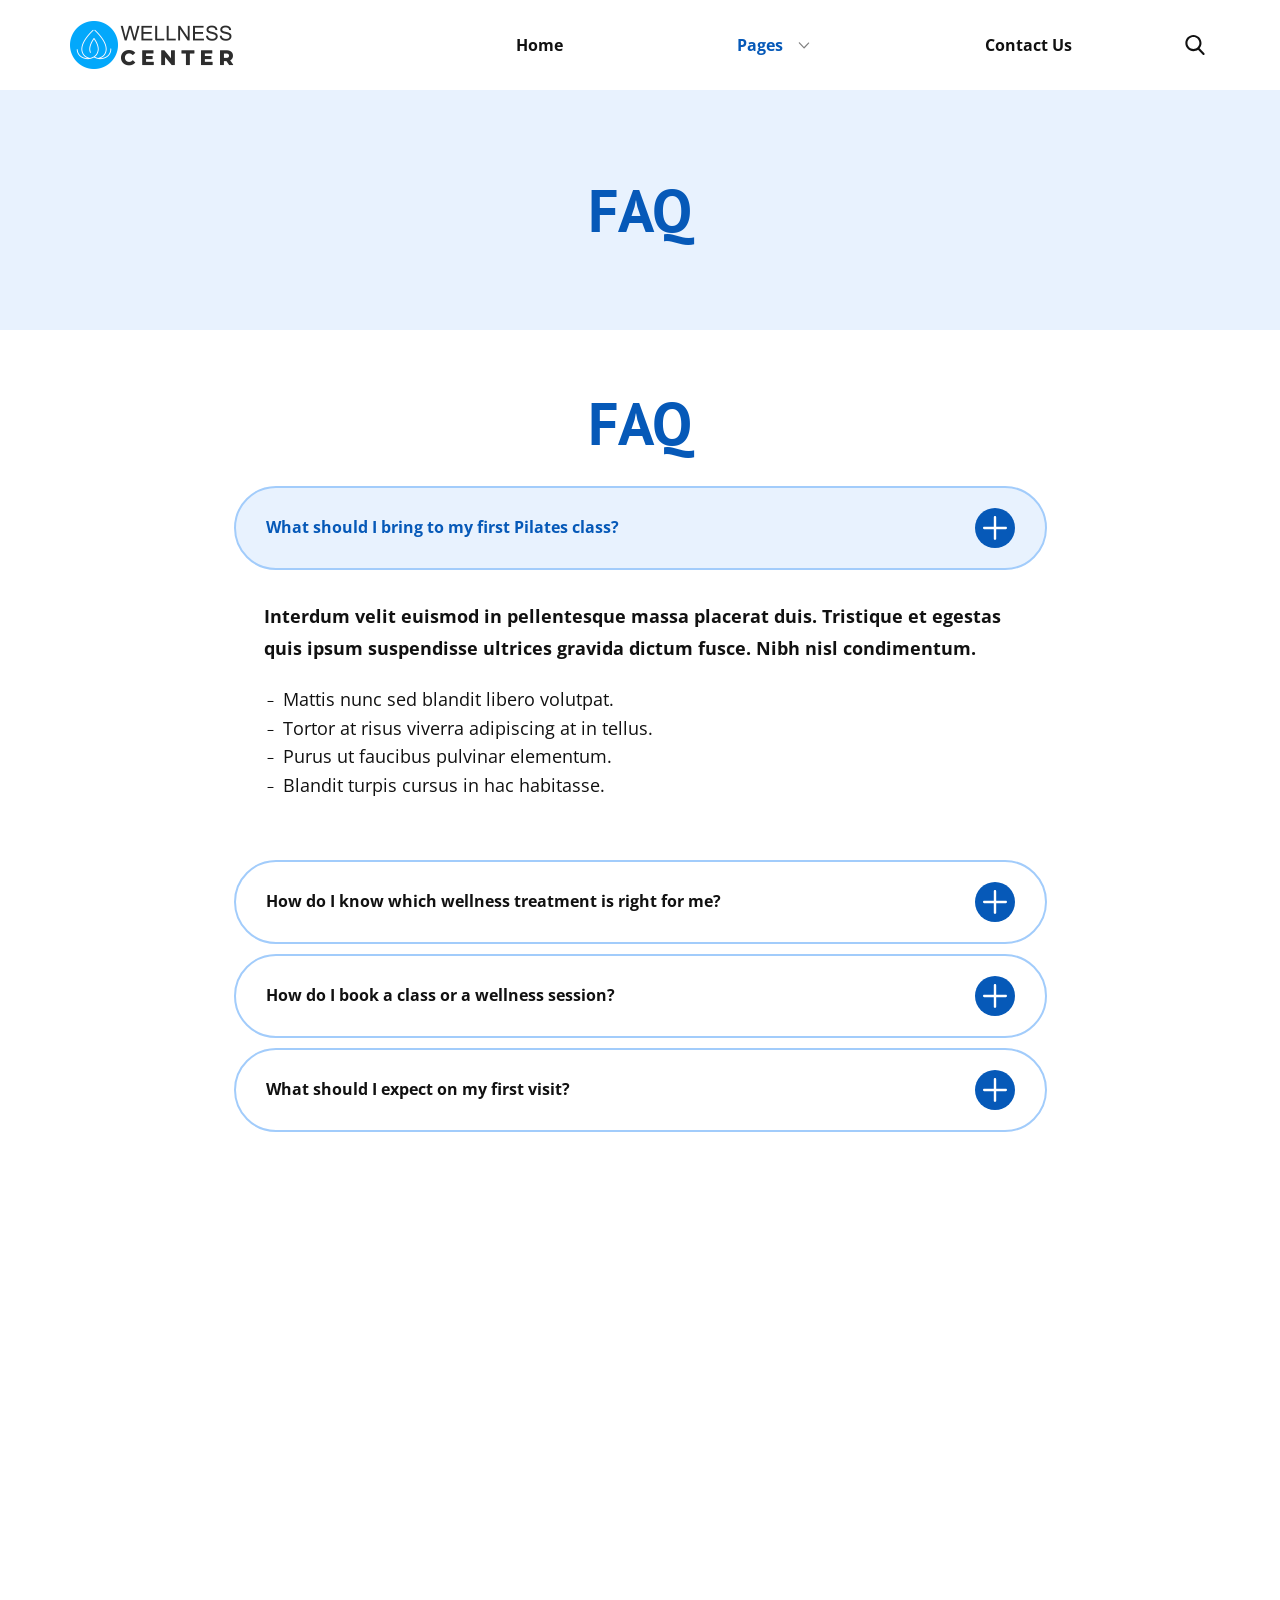
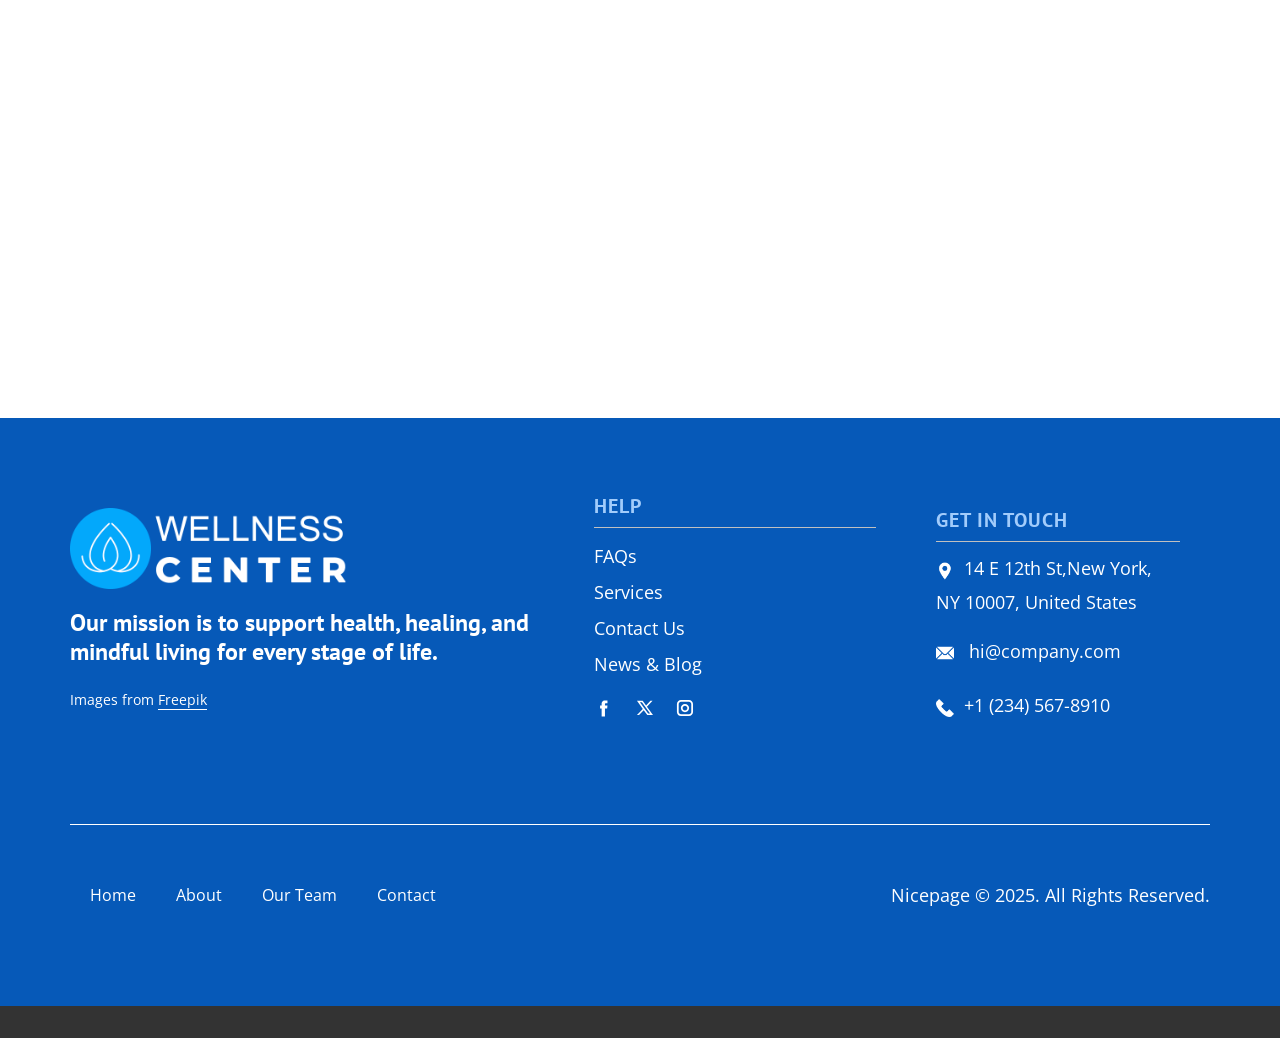
<file: FAQ-Page.html>
<!DOCTYPE html>
<html style="font-size: 16px;" lang="en"><head>
    <meta name="viewport" content="width=device-width, initial-scale=1.0">
    <meta charset="utf-8">
    <meta name="keywords" content="FAQ, FAQ, ​Tell us more">
    <meta name="description" content="">
    <title>FAQ Page</title>
    <link rel="stylesheet" href="nicepage.css" media="screen">
<link rel="stylesheet" href="FAQ-Page.css" media="screen">
    <script class="u-script" type="text/javascript" src="jquery.js" defer=""></script>
    <script class="u-script" type="text/javascript" src="nicepage.js" defer=""></script>
    <meta name="generator" content="Nicepage 8.3.6, nicepage.com">
    
    
    
    
    
    <link id="u-page-google-font" rel="stylesheet" href="https://fonts.googleapis.com/css2?display=swap&amp;family=PT+Sans:ital,wght@0,400;0,700;1,400;1,700&amp;family=Open+Sans:ital,wght@0,300;0,400;0,500;0,600;0,700;0,800;1,300;1,400;1,500;1,600;1,700;1,800">
    <script type="application/ld+json">{
		"@context": "http://schema.org",
		"@type": "Organization",
		"name": "",
		"logo": "images/logo-black.png",
		"sameAs": [
				"https://facebook.com/name",
				"https://twitter.com/name",
				"https://instagram.com/name"
		]
}</script>
    <meta name="theme-color" content="#0659b8">
    <meta name="twitter:site" content="@">
    <meta name="twitter:card" content="summary_large_image">
    <meta name="twitter:title" content="FAQ Page">
    <meta name="twitter:description" content="">
    <meta property="og:title" content="FAQ Page">
    <meta property="og:type" content="website">
  <meta data-intl-tel-input-cdn-path="intlTelInput/"></head>
  <body data-path-to-root="./" data-include-products="false" class="u-body u-clearfix u-xl-mode" data-lang="en"><header class="u-clearfix u-header u-header" id="header"><div class="u-clearfix u-sheet u-valign-middle u-valign-middle-xxl u-sheet-1">
        <a href="#" class="u-image u-logo u-image-1" data-image-width="656" data-image-height="192">
          <img src="images/logo-black.png" class="u-logo-image u-logo-image-1">
        </a>
        <nav class="u-dropdown-icon u-menu u-menu-dropdown u-offcanvas u-menu-1" role="navigation" aria-label="Menu navigation">
          <div class="menu-collapse" style="font-size: 1rem; letter-spacing: 0px; font-weight: 700;">
            <a class="u-button-style u-custom-left-right-menu-spacing u-custom-padding-bottom u-custom-text-hover-color u-custom-top-bottom-menu-spacing u-hamburger-link u-nav-link u-text-active-palette-1-base u-text-hover-palette-2-base" href="#" tabindex="-1" aria-label="Open menu" aria-controls="261f">
              <svg class="u-svg-link" viewBox="0 0 24 24"><use xlink:href="#menu-hamburger"></use></svg>
              <svg class="u-svg-content" version="1.1" id="menu-hamburger" viewBox="0 0 16 16" x="0px" y="0px" xmlns:xlink="http://www.w3.org/1999/xlink" xmlns="http://www.w3.org/2000/svg"><g><rect y="1" width="16" height="2"></rect><rect y="7" width="16" height="2"></rect><rect y="13" width="16" height="2"></rect>
</g></svg>
            </a>
          </div>
          <div class="u-custom-menu u-nav-container">
            <ul class="u-nav u-unstyled u-nav-1" role="menubar"><li role="none" class="u-nav-item"><a role="menuitem" class="u-button-style u-nav-link u-text-active-palette-1-base u-text-hover-palette-1-base u-nav-link-2" href="./">Home</a>
</li><li role="none" class="u-nav-item"><a tabindex="-1" role="menuitem" class="u-button-style u-nav-link u-text-active-palette-1-base u-text-hover-palette-1-base u-nav-link-2" aria-haspopup="true" aria-current="page">Pages</a><div class="u-nav-popup"><ul role="menu" class="u-h-spacing-20 u-nav u-unstyled u-v-spacing-10" aria-label="Pages menu"><li role="none" class="u-nav-item"><a role="menuitem" class="u-active-palette-1-base u-button-style u-grey-5 u-hover-palette-1-base u-nav-link" href="About.html">About Us</a>
</li><li role="none" class="u-nav-item"><a tabindex="-1" role="menuitem" class="u-active-palette-1-base u-button-style u-grey-5 u-hover-palette-1-base u-nav-link" href="#">Our Team</a>
</li><li role="none" class="u-nav-item"><a role="menuitem" class="u-active-palette-1-base u-button-style u-grey-5 u-hover-palette-1-base u-nav-link" href="FAQ-Page.html">FAQ</a>
</li></ul>
</div>
</li><li role="none" class="u-nav-item"><a tabindex="-1" role="menuitem" class="u-button-style u-nav-link u-text-active-palette-1-base u-text-hover-palette-1-base u-nav-link-2" href="#">Contact Us</a>
</li></ul>
          </div>
          <div class="u-custom-menu u-nav-container-collapse" id="261f" role="region" aria-label="Menu panel">
            <div class="u-black u-container-style u-inner-container-layout u-opacity u-opacity-95 u-sidenav">
              <div class="u-inner-container-layout u-sidenav-overflow">
                <div class="u-menu-close" tabindex="-1" aria-label="Close menu"></div>
                <ul class="u-align-center u-nav u-popupmenu-items u-unstyled u-nav-3" role="menubar"><li role="none" class="u-nav-item"><a role="menuitem" class="u-button-style u-nav-link" href="./">Home</a>
</li><li role="none" class="u-nav-item"><a tabindex="-1" role="menuitem" class="u-button-style u-nav-link" aria-haspopup="true" aria-current="page">Pages</a><div class="u-nav-popup"><ul role="menu" class="u-h-spacing-20 u-nav u-unstyled u-v-spacing-10" aria-label="Pages menu"><li role="none" class="u-nav-item"><a role="menuitem" class="u-button-style u-nav-link" href="About.html">About Us</a>
</li><li role="none" class="u-nav-item"><a tabindex="-1" role="menuitem" class="u-button-style u-nav-link" href="#">Our Team</a>
</li><li role="none" class="u-nav-item"><a role="menuitem" class="u-button-style u-nav-link" href="FAQ-Page.html">FAQ</a>
</li></ul>
</div>
</li><li role="none" class="u-nav-item"><a tabindex="-1" role="menuitem" class="u-button-style u-nav-link" href="#">Contact Us</a>
</li></ul>
              </div>
            </div>
            <div class="u-black u-menu-overlay u-opacity u-opacity-70"></div>
          </div>
        </nav>
        <form action="#" class="u-search u-search-layout-icon u-search-left u-search-1" data-search-token="no-license" data-href="search/search.html" data-page-id="970116825">
          <div class="u-search-overlay"></div>
          <button class="u-search-button" type="submit"><span class="u-search-icon u-search-icon-1">
              <svg class="u-svg-link" preserveAspectRatio="xMidYMin slice" viewBox="0 0 56.966 56.966"><use xlink:href="#svg-8e85"></use></svg>
              <svg xmlns="http://www.w3.org/2000/svg" xmlns:xlink="http://www.w3.org/1999/xlink" version="1.1" id="svg-8e85" x="0px" y="0px" viewBox="0 0 56.966 56.966" style="enable-background:new 0 0 56.966 56.966;" xml:space="preserve" class="u-svg-content"><path d="M55.146,51.887L41.588,37.786c3.486-4.144,5.396-9.358,5.396-14.786c0-12.682-10.318-23-23-23s-23,10.318-23,23  s10.318,23,23,23c4.761,0,9.298-1.436,13.177-4.162l13.661,14.208c0.571,0.593,1.339,0.92,2.162,0.92  c0.779,0,1.518-0.297,2.079-0.837C56.255,54.982,56.293,53.08,55.146,51.887z M23.984,6c9.374,0,17,7.626,17,17s-7.626,17-17,17  s-17-7.626-17-17S14.61,6,23.984,6z"></path></svg></span>
          </button>
          <input class="u-search-input" type="search" name="search" value="" placeholder="Search">
        </form>
      </div></header>
    <section class="u-clearfix u-container-align-center u-palette-1-light-3 u-section-1" id="block-1">
      <div class="u-clearfix u-sheet u-valign-middle u-sheet-1">
        <h2 class="u-align-center u-text u-text-default u-text-1">FAQ</h2>
      </div>
    </section>
    <section class="u-clearfix u-container-align-center u-section-2" id="block-2">
      <div class="u-clearfix u-sheet u-valign-middle u-sheet-1">
        <h2 class="u-align-center u-text u-text-default u-text-1">FAQ</h2>
        <div class="u-accordion u-spacing-10 u-accordion-1" role="tablist">
          <div class="u-accordion-item u-accordion-item-1">
            <a class="active u-accordion-link u-active-palette-1-light-3 u-border-2 u-border-active-palette-1-light-2 u-border-hover-palette-1-light-2 u-border-palette-1-light-2 u-btn-round u-button-style u-radius u-text-active-palette-1-base u-text-body-color u-accordion-link-1" id="link-accordion-7c0e" aria-controls="accordion-7c0e" aria-selected="true" role="tab"><span class="u-accordion-link-text"> What should I bring to my first Pilates class?<br></span><span class="u-accordion-link-icon u-icon u-icon-circle u-palette-1-base u-text-white u-icon-1"><svg class="u-svg-link" preserveAspectRatio="xMidYMin slice" viewBox="0 0 426.66667 426.66667" style=""><use xlink:href="#svg-347e"></use></svg><svg class="u-svg-content" viewBox="0 0 426.66667 426.66667" id="svg-347e"><path d="m405.332031 192h-170.664062v-170.667969c0-11.773437-9.558594-21.332031-21.335938-21.332031-11.773437 0-21.332031 9.558594-21.332031 21.332031v170.667969h-170.667969c-11.773437 0-21.332031 9.558594-21.332031 21.332031 0 11.777344 9.558594 21.335938 21.332031 21.335938h170.667969v170.664062c0 11.777344 9.558594 21.335938 21.332031 21.335938 11.777344 0 21.335938-9.558594 21.335938-21.335938v-170.664062h170.664062c11.777344 0 21.335938-9.558594 21.335938-21.335938 0-11.773437-9.558594-21.332031-21.335938-21.332031zm0 0"></path></svg></span>
            </a>
            <div class="u-accordion-active u-accordion-pane u-align-left u-container-align-left u-container-style u-white u-accordion-pane-1" id="accordion-7c0e" aria-labelledby="link-accordion-7c0e" role="tabpanel">
              <div class="u-container-layout u-valign-top u-container-layout-1">
                <p class="u-text u-text-2">Interdum velit euismod in pellentesque massa placerat duis. Tristique et egestas quis ipsum suspendisse ultrices gravida dictum fusce. Nibh nisl condimentum.</p>
                <ul class="u-custom-list u-text u-text-3">
                  <li>
                    <div class="u-list-icon">
                      <div xmlns="http://www.w3.org/2000/svg" xmlns:xlink="http://www.w3.org/1999/xlink" version="1.1" xml:space="preserve" class="u-svg-content">–</div>
                    </div>Mattis nunc sed blandit libero volutpat. 
                  </li>
                  <li>
                    <div class="u-list-icon">
                      <div xmlns="http://www.w3.org/2000/svg" xmlns:xlink="http://www.w3.org/1999/xlink" version="1.1" xml:space="preserve" class="u-svg-content">–</div>
                    </div>Tortor at risus viverra adipiscing at in tellus. 
                  </li>
                  <li>
                    <div class="u-list-icon">
                      <div xmlns="http://www.w3.org/2000/svg" xmlns:xlink="http://www.w3.org/1999/xlink" version="1.1" xml:space="preserve" class="u-svg-content">–</div>
                    </div>Purus ut faucibus pulvinar elementum. 
                  </li>
                  <li>
                    <div class="u-list-icon">
                      <div xmlns="http://www.w3.org/2000/svg" xmlns:xlink="http://www.w3.org/1999/xlink" version="1.1" xml:space="preserve" class="u-svg-content">–</div>
                    </div>Blandit turpis cursus in hac habitasse. 
                  </li>
                </ul>
              </div>
            </div>
          </div>
          <div class="u-accordion-item u-accordion-item-2">
            <a class="u-accordion-link u-active-palette-1-light-3 u-border-2 u-border-active-palette-1-light-2 u-border-hover-palette-1-light-2 u-border-palette-1-light-2 u-btn-round u-button-style u-radius u-text-active-palette-1-base u-text-body-color u-accordion-link-2" id="link-accordion-05cb" aria-controls="accordion-05cb" aria-selected="false" role="tab"><span class="u-accordion-link-text"> How do I know which wellness treatment is right for me?</span><span class="u-accordion-link-icon u-icon u-icon-circle u-palette-1-base u-text-white u-icon-2"><svg class="u-svg-link" preserveAspectRatio="xMidYMin slice" viewBox="0 0 426.66667 426.66667" style=""><use xlink:href="#svg-ae03"></use></svg><svg class="u-svg-content" viewBox="0 0 426.66667 426.66667" id="svg-ae03"><path d="m405.332031 192h-170.664062v-170.667969c0-11.773437-9.558594-21.332031-21.335938-21.332031-11.773437 0-21.332031 9.558594-21.332031 21.332031v170.667969h-170.667969c-11.773437 0-21.332031 9.558594-21.332031 21.332031 0 11.777344 9.558594 21.335938 21.332031 21.335938h170.667969v170.664062c0 11.777344 9.558594 21.335938 21.332031 21.335938 11.777344 0 21.335938-9.558594 21.335938-21.335938v-170.664062h170.664062c11.777344 0 21.335938-9.558594 21.335938-21.335938 0-11.773437-9.558594-21.332031-21.335938-21.332031zm0 0"></path></svg></span>
            </a>
            <div class="u-accordion-pane u-align-left u-container-align-left u-container-style u-white u-accordion-pane-2" id="accordion-05cb" aria-labelledby="link-accordion-05cb" role="tabpanel">
              <div class="u-container-layout u-valign-top u-container-layout-2">
                <ul class="u-custom-list u-text u-text-4">
                  <li>
                    <div class="u-list-icon">
                      <div xmlns="http://www.w3.org/2000/svg" xmlns:xlink="http://www.w3.org/1999/xlink" version="1.1" xml:space="preserve" class="u-svg-content">–</div>
                    </div>Interdum velit euismod in pellentesque massa. 
                  </li>
                  <li>
                    <div class="u-list-icon">
                      <div xmlns="http://www.w3.org/2000/svg" xmlns:xlink="http://www.w3.org/1999/xlink" version="1.1" xml:space="preserve" class="u-svg-content">–</div>
                    </div>Tristique et egestas quis ipsum suspendisse ultrices gravidae. 
                  </li>
                  <li>
                    <div class="u-list-icon">
                      <div xmlns="http://www.w3.org/2000/svg" xmlns:xlink="http://www.w3.org/1999/xlink" version="1.1" xml:space="preserve" class="u-svg-content">–</div>
                    </div>Nibh nisl condimentum id venenatis a condimentum. 
                  </li>
                  <li>
                    <div class="u-list-icon">
                      <div xmlns="http://www.w3.org/2000/svg" xmlns:xlink="http://www.w3.org/1999/xlink" version="1.1" xml:space="preserve" class="u-svg-content">–</div>
                    </div>Diam volutpat commodo sed egestas egestas fringilla. 
                  </li>
                </ul>
              </div>
            </div>
          </div>
          <div class="u-accordion-item u-accordion-item-3">
            <a class="u-accordion-link u-active-palette-1-light-3 u-border-2 u-border-active-palette-1-light-2 u-border-hover-palette-1-light-2 u-border-palette-1-light-2 u-btn-round u-button-style u-radius u-text-active-palette-1-base u-text-body-color u-accordion-link-3" id="link-accordion-a6bb" aria-controls="accordion-a6bb" aria-selected="false" role="tab"><span class="u-accordion-link-text"> How do I book a class or a wellness session?</span><span class="u-accordion-link-icon u-icon u-icon-circle u-palette-1-base u-text-white u-icon-3"><svg class="u-svg-link" preserveAspectRatio="xMidYMin slice" viewBox="0 0 426.66667 426.66667" style=""><use xlink:href="#svg-a4a8"></use></svg><svg class="u-svg-content" viewBox="0 0 426.66667 426.66667" id="svg-a4a8"><path d="m405.332031 192h-170.664062v-170.667969c0-11.773437-9.558594-21.332031-21.335938-21.332031-11.773437 0-21.332031 9.558594-21.332031 21.332031v170.667969h-170.667969c-11.773437 0-21.332031 9.558594-21.332031 21.332031 0 11.777344 9.558594 21.335938 21.332031 21.335938h170.667969v170.664062c0 11.777344 9.558594 21.335938 21.332031 21.335938 11.777344 0 21.335938-9.558594 21.335938-21.335938v-170.664062h170.664062c11.777344 0 21.335938-9.558594 21.335938-21.335938 0-11.773437-9.558594-21.332031-21.335938-21.332031zm0 0"></path></svg></span>
            </a>
            <div class="u-accordion-pane u-align-left u-container-align-left u-container-style u-white u-accordion-pane-3" id="accordion-a6bb" aria-labelledby="link-accordion-a6bb" role="tabpanel">
              <div class="u-container-layout u-valign-top u-container-layout-3">
                <ul class="u-custom-list u-text u-text-5">
                  <li>
                    <div class="u-list-icon">
                      <div xmlns="http://www.w3.org/2000/svg" xmlns:xlink="http://www.w3.org/1999/xlink" version="1.1" xml:space="preserve" class="u-svg-content">–</div>
                    </div>Mattis nunc sed blandit libero volutpat. 
                  </li>
                  <li>
                    <div class="u-list-icon">
                      <div xmlns="http://www.w3.org/2000/svg" xmlns:xlink="http://www.w3.org/1999/xlink" version="1.1" xml:space="preserve" class="u-svg-content">–</div>
                    </div>Tortor at risus viverra adipiscing at in tellus. 
                  </li>
                  <li>
                    <div class="u-list-icon">
                      <div xmlns="http://www.w3.org/2000/svg" xmlns:xlink="http://www.w3.org/1999/xlink" version="1.1" xml:space="preserve" class="u-svg-content">–</div>
                    </div>Purus ut faucibus pulvinar elementum. 
                  </li>
                  <li>
                    <div class="u-list-icon">
                      <div xmlns="http://www.w3.org/2000/svg" xmlns:xlink="http://www.w3.org/1999/xlink" version="1.1" xml:space="preserve" class="u-svg-content">–</div>
                    </div>Blandit turpis cursus in hac habitasse.
                  </li>
                </ul>
              </div>
            </div>
          </div>
          <div class="u-accordion-item u-accordion-item-4">
            <a class="u-accordion-link u-active-palette-1-light-3 u-border-2 u-border-active-palette-1-light-2 u-border-hover-palette-1-light-2 u-border-palette-1-light-2 u-btn-round u-button-style u-radius u-text-active-palette-1-base u-text-body-color u-accordion-link-4" id="link-92f7" role="tab" aria-controls="92f7" aria-selected="false"><span class="u-accordion-link-text"> What should I expect on my first visit?</span><span class="u-accordion-link-icon u-icon u-icon-circle u-palette-1-base u-text-white u-icon-4"><svg class="u-svg-link" preserveAspectRatio="xMidYMin slice" viewBox="0 0 426.66667 426.66667" style=""><use xlink:href="#svg-40cf"></use></svg><svg class="u-svg-content" viewBox="0 0 426.66667 426.66667" id="svg-40cf"><path d="m405.332031 192h-170.664062v-170.667969c0-11.773437-9.558594-21.332031-21.335938-21.332031-11.773437 0-21.332031 9.558594-21.332031 21.332031v170.667969h-170.667969c-11.773437 0-21.332031 9.558594-21.332031 21.332031 0 11.777344 9.558594 21.335938 21.332031 21.335938h170.667969v170.664062c0 11.777344 9.558594 21.335938 21.332031 21.335938 11.777344 0 21.335938-9.558594 21.335938-21.335938v-170.664062h170.664062c11.777344 0 21.335938-9.558594 21.335938-21.335938 0-11.773437-9.558594-21.332031-21.335938-21.332031zm0 0"></path></svg></span>
            </a>
            <div class="u-accordion-pane u-align-left u-container-align-left u-container-style u-white u-accordion-pane-4" id="92f7" role="tabpanel" aria-labelledby="link-92f7">
              <div class="u-container-layout u-container-layout-4">
                <p class="u-text u-text-6"> Mattis nunc sed blandit libero volutpat.<br>–Tortor at risus viverra adipiscing at in tellus. <br>– Purus ut faucibus pulvinar elementum.<br> – Blandit turpis cursus in hac habitasse.
                </p>
              </div>
            </div>
          </div>
        </div>
      </div>
    </section>
    <section class="u-align-center u-clearfix u-container-align-center u-section-3" id="block-3">
      <div class="u-clearfix u-sheet u-valign-bottom u-sheet-1">
        <div class="data-layout-selected u-clearfix u-expanded-width u-layout-wrap u-layout-wrap-1">
          <div class="u-gutter-0 u-layout">
            <div class="u-layout-row">
              <div class="u-align-left u-container-align-left u-container-align-left-md u-container-align-left-sm u-container-align-left-xl u-container-align-left-xs u-container-style u-layout-cell u-shape-rectangle u-size-30-lg u-size-30-xl u-size-60-md u-size-60-sm u-size-60-xs u-layout-cell-1" data-animation-name="customAnimationIn" data-animation-duration="1000" data-animation-delay="200">
                <div class="u-container-layout u-valign-bottom u-container-layout-1">
                  <img class="custom-expanded u-expanded-width-lg u-image u-image-default u-image-1" src="images/woman-think2-min.png" alt="" data-image-width="1000" data-image-height="1379">
                </div>
              </div>
              <div class="u-container-align-left-md u-container-align-left-sm u-container-align-left-xs u-container-style u-layout-cell u-size-30-lg u-size-30-xl u-size-60-md u-size-60-sm u-size-60-xs u-layout-cell-2" data-animation-name="customAnimationIn" data-animation-duration="1000" data-animation-delay="0">
                <div class="u-container-layout u-valign-middle u-container-layout-2">
                  <h2 class="u-align-left u-text u-text-1"> Tell us more</h2>
                  <div class="u-expanded-width u-layout-grid u-list u-list-1">
                    <div class="u-repeater u-repeater-1">
                      <div class="u-container-style u-list-item u-repeater-item u-shape-rectangle">
                        <div class="u-container-layout u-similar-container u-container-layout-3">
                          <div alt="" class="u-border-5 u-border-palette-1-base u-image u-image-circle u-image-2" data-image-width="211" data-image-height="211"></div>
                          <h5 class="u-text u-text-2">Celia Almeda</h5>
                          <p class="u-text u-text-3"> Excellent private wellness experience!&nbsp;&nbsp;At imperdiet dui accumsan sit amet nulla facilisi morbi tempus. Ut sem nulla pharetra diam sit amet nisl. Enim nunc</p>
                        </div>
                      </div>
                      <div class="u-container-style u-list-item u-repeater-item u-shape-rectangle">
                        <div class="u-container-layout u-similar-container u-container-layout-4">
                          <div alt="" class="u-border-5 u-border-palette-1-base u-image u-image-circle u-image-3" data-image-width="211" data-image-height="211"></div>
                          <h5 class="u-text u-text-4">Frank Kinney</h5>
                          <p class="u-text u-text-5">Proin sed libero enim sed faucibus turpis. At imperdiet dui accumsan sit amet nulla facilisi morbi tempus. Ut sem nulla pharetra diam sit amet nisl.&nbsp;</p>
                        </div>
                      </div>
                    </div>
                  </div>
                  <p class="u-align-left u-text u-text-6">Image from <a href="https://www.freepik.com/" class="u-active-none u-border-none u-btn u-button-link u-button-style u-hover-none u-none u-text-palette-1-base u-btn-1">Freepik</a>
                  </p>
                  <a href="" class="u-active-white u-align-left u-border-2 u-border-active-palette-2-base u-border-hover-palette-2-base u-border-palette-1-base u-btn u-btn-round u-button-style u-hover-white u-palette-1-base u-radius u-btn-2">Read more More</a>
                </div>
              </div>
            </div>
          </div>
        </div>
      </div>
    </section>
    
    
    
    <footer class="u-align-center-sm u-align-center-xs u-clearfix u-container-align-center u-footer u-palette-1-base" id="footer"><div class="u-clearfix u-sheet u-valign-middle u-sheet-1">
        <div class="data-layout-selected u-clearfix u-expanded-width u-layout-wrap u-layout-wrap-1">
          <div class="u-gutter-0 u-layout">
            <div class="u-layout-row">
              <div class="u-container-align-left u-container-style u-layout-cell u-shape-rectangle u-size-26-lg u-size-26-xl u-size-26-xxl u-size-40-md u-size-40-sm u-size-40-xs u-layout-cell-1">
                <div class="u-container-layout u-valign-top u-container-layout-1">
                  <a href="" class="u-image u-logo u-image-1" data-image-width="656" data-image-height="192">
                    <img src="images/logo-white-1.png" class="u-logo-image u-logo-image-1">
                  </a>
                  <h4 class="u-align-left u-text u-text-default u-text-1"> Our mission is to support health, healing, and mindful living for every stage of life.</h4>
                  <p class="u-align-left u-text u-text-2">Images from <a href="https://www.freepik.com/" class="u-active-none u-border-1 u-border-active-palette-1-base u-border-hover-palette-1-base u-border-no-left u-border-no-right u-border-no-top u-border-white u-btn u-button-link u-button-style u-hover-none u-none u-text-body-alt-color u-btn-1" target="_blank" data-animation-name="" data-animation-duration="0" data-animation-delay="0" data-animation-direction="">Freepik</a>
                  </p>
                </div>
              </div>
              <div class="u-container-style u-layout-cell u-shape-rectangle u-size-18-lg u-size-18-xl u-size-18-xxl u-size-20-md u-size-20-sm u-size-20-xs u-layout-cell-2">
                <div class="u-container-layout u-valign-top u-container-layout-2">
                  <h5 class="u-align-left u-text u-text-3"> Help</h5>
                  <div class="u-align-left u-border-1 u-border-grey-25 u-border-no-bottom u-border-no-left u-expanded-width u-line u-line-horizontal u-line-1"></div>
                  <p class="u-align-left u-text u-text-4">
                    <a href="#" class="u-active-none u-border-1 u-border-active-white u-border-hover-white u-border-no-left u-border-no-right u-border-no-top u-btn u-button-link u-button-style u-hover-none u-none u-text-active-grey-10 u-text-body-alt-color u-text-hover-grey-10 u-btn-2" title="#" data-animation-name="" data-animation-duration="0" data-animation-delay="0" data-animation-direction=""> FAQs</a>
                    <a href="#" class="u-active-none u-border-1 u-border-active-white u-border-hover-white u-border-no-left u-border-no-right u-border-no-top u-btn u-button-link u-button-style u-hover-none u-none u-text-active-grey-10 u-text-body-alt-color u-text-hover-grey-10 u-btn-3" title="#" data-animation-name="" data-animation-duration="0" data-animation-delay="0" data-animation-direction="">
                      <br>Services
                    </a>
                    <br>
                    <a href="#" class="u-active-none u-border-1 u-border-active-white u-border-hover-white u-border-no-left u-border-no-right u-border-no-top u-btn u-button-link u-button-style u-hover-none u-none u-text-active-grey-10 u-text-body-alt-color u-text-hover-grey-10 u-btn-4" title="#" data-animation-name="" data-animation-duration="0" data-animation-delay="0" data-animation-direction=""> Contact Us<br>
                    </a>
                    <a href="#" class="u-active-none u-border-1 u-border-active-white u-border-hover-white u-border-no-left u-border-no-right u-border-no-top u-btn u-button-link u-button-style u-hover-none u-none u-text-active-grey-10 u-text-body-alt-color u-text-hover-grey-10 u-btn-5" data-animation-name="" data-animation-duration="0" data-animation-delay="0" data-animation-direction=""> News &amp; Blog</a>
                    <br>
                  </p>
                  <div class="u-social-icons u-social-icons-1">
                    <a class="u-social-url" title="facebook" target="_blank" href="https://facebook.com/name"><span class="u-icon u-social-facebook u-social-icon u-text-white u-icon-1"><svg class="u-svg-link" preserveAspectRatio="xMidYMin slice" viewBox="0 0 112 112" style=""><use xlink:href="#svg-58df"></use></svg><svg class="u-svg-content" viewBox="0 0 112 112" x="0" y="0" id="svg-58df"><path fill="currentColor" d="M75.5,28.8H65.4c-1.5,0-4,0.9-4,4.3v9.4h13.9l-1.5,15.8H61.4v45.1H42.8V58.3h-8.8V42.4h8.8V32.2
c0-7.4,3.4-18.8,18.8-18.8h13.8v15.4H75.5z"></path></svg></span>
                    </a>
                    <a class="u-social-url" title="twitter" target="_blank" href="https://twitter.com/name"><span class="u-icon u-social-icon u-social-twitter u-text-white u-icon-2"><svg class="u-svg-link" preserveAspectRatio="xMidYMin slice" viewBox="0 0 112.2 112.2" style=""><use xlink:href="#svg-e10a"></use></svg><svg class="u-svg-content" viewBox="0 0 112.2 112.2" x="0px" y="0px" id="svg-e10a"><path d="M67.1,49.1L98.6,16h-12L62,42L43.2,16H11l32.8,45.2L11,96h11.6l26.3-27.7L69.1,96H101L67.1,49.1z M55,61.9l-5.1-7L27.5,24.4
	h11.4l17.3,23.8l5.1,7.1l23.4,32.2H73.8L55,61.9z"></path></svg></span>
                    </a>
                    <a class="u-social-url" title="instagram" target="_blank" href="https://instagram.com/name"><span class="u-icon u-social-icon u-social-instagram u-text-white u-icon-3"><svg class="u-svg-link" preserveAspectRatio="xMidYMin slice" viewBox="0 0 112 112" style=""><use xlink:href="#svg-3bdf"></use></svg><svg class="u-svg-content" viewBox="0 0 112 112" x="0" y="0" id="svg-3bdf"><path fill="currentColor" d="M55.9,32.9c-12.8,0-23.2,10.4-23.2,23.2s10.4,23.2,23.2,23.2s23.2-10.4,23.2-23.2S68.7,32.9,55.9,32.9z
	 M55.9,69.4c-7.4,0-13.3-6-13.3-13.3c-0.1-7.4,6-13.3,13.3-13.3s13.3,6,13.3,13.3C69.3,63.5,63.3,69.4,55.9,69.4z"></path><path fill="currentColor" d="M78.2,11H33.5C21,11,10.8,21.3,10.8,33.7v44.7c0,12.6,10.2,22.8,22.7,22.8h44.7c12.6,0,22.7-10.2,22.7-22.7
	V33.7C100.8,21.1,90.6,11,78.2,11z M91,78.4c0,7.1-5.8,12.8-12.8,12.8H33.5c-7.1,0-12.8-5.8-12.8-12.8V33.7
	c0-7.1,5.8-12.8,12.8-12.8h44.7c7.1,0,12.8,5.8,12.8,12.8V78.4z"></path></svg></span>
                    </a>
                  </div>
                </div>
              </div>
              <div class="u-container-style u-layout-cell u-shape-rectangle u-size-16-lg u-size-16-xl u-size-16-xxl u-size-60-md u-size-60-sm u-size-60-xs u-layout-cell-3">
                <div class="u-container-layout u-valign-top u-container-layout-3">
                  <h5 class="u-align-left u-text u-text-5"> Get In Touch</h5>
                  <div class="u-align-left u-border-1 u-border-grey-25 u-border-no-bottom u-border-no-left u-expanded-width u-line u-line-horizontal u-line-2" data-animation-name="" data-animation-duration="0" data-animation-delay="0" data-animation-direction=""></div>
                  <p class="u-align-left u-text u-text-6"><span class="u-file-icon u-icon u-text-white u-icon-4"><img src="images/1-b26c8bb7.png" alt=""></span>&nbsp;​​​​14 E 12th St,New York, NY 10007, United States
                  </p>
                  <p class="u-align-left u-text u-text-default u-text-7"><span class="u-file-icon u-icon u-text-white u-icon-5"><img src="images/2-a85e65c4.png" alt=""></span>&nbsp; <a href="mailto:hi@car.repair.com" class="u-active-none u-border-1 u-border-active-white u-border-hover-white u-border-no-left u-border-no-right u-border-no-top u-btn u-button-link u-button-style u-hover-none u-none u-text-active-grey-10 u-text-body-alt-color u-text-hover-grey-10 u-btn-6" data-animation-name="" data-animation-duration="0" data-animation-delay="0" data-animation-direction="">hi@company.com</a>
                  </p>
                  <p class="u-align-left u-text u-text-8">
                    <a href="tel:+12345678910" class="u-active-none u-border-1 u-border-active-white u-border-hover-white u-border-no-left u-border-no-right u-border-no-top u-btn u-button-link u-button-style u-hover-none u-none u-text-active-grey-10 u-text-body-alt-color u-text-hover-grey-10 u-btn-7" data-animation-name="" data-animation-duration="0" data-animation-delay="0" data-animation-direction=""><span class="u-file-icon u-icon u-text-white u-icon-6"><img src="images/3-c91f3b92.png" alt=""></span>&nbsp;​+1 (234) 567-8910
                    </a>
                  </p>
                </div>
              </div>
            </div>
          </div>
        </div>
        <div class="u-align-center u-border-1 u-border-white u-expanded-width u-line u-line-horizontal u-line-3"></div>
        <div class="data-layout-selected u-clearfix u-expanded-width u-layout-custom-xs u-layout-wrap u-layout-wrap-2">
          <div class="u-layout">
            <div class="u-layout-row">
              <div class="u-container-style u-layout-cell u-size-14-xs u-size-30-lg u-size-30-xl u-size-30-xxl u-size-60-md u-size-60-sm u-layout-cell-4">
                <div class="u-container-layout u-valign-middle u-container-layout-4">
                  <nav class="u-menu u-menu-dropdown u-offcanvas u-menu-1" data-responsive-from="XS" role="navigation">
                    <div class="menu-collapse">
                      <a class="u-button-style u-hamburger-link u-nav-link" aria-label="Open menu" aria-controls="e226" href="#">
                        <svg class="u-svg-link" viewBox="0 0 24 24"><use xlink:href="#svg-23e0"></use></svg>
                        <svg class="u-svg-content" version="1.1" id="svg-23e0" viewBox="0 0 16 16" x="0px" y="0px" xmlns:xlink="http://www.w3.org/1999/xlink" xmlns="http://www.w3.org/2000/svg"><g><rect y="1" width="16" height="2"></rect><rect y="7" width="16" height="2"></rect><rect y="13" width="16" height="2"></rect>
</g></svg>
                      </a>
                    </div>
                    <div class="u-custom-menu u-nav-container">
                      <ul class="u-nav u-unstyled" role="menubar"><li class="u-nav-item" role="none"><a class="u-button-style u-nav-link" href="#" tabindex="-1" role="menuitem" aria-haspopup="true" aria-expanded="false">Home</a>
</li><li class="u-nav-item" role="none"><a class="u-button-style u-nav-link" href="#" tabindex="-1" role="menuitem">About</a>
</li><li class="u-nav-item" role="none"><a class="u-button-style u-nav-link" href="#" tabindex="-1" role="menuitem">Our Team</a>
</li><li class="u-nav-item" role="none"><a class="u-button-style u-nav-link" href="#" tabindex="-1" role="menuitem">Contact</a>
</li></ul>
                    </div>
                    <div id="e226" role="region" aria-label="Menu panel" class="u-custom-menu u-nav-container-collapse">
                      <div class="u-black u-container-style u-inner-container-layout u-opacity u-opacity-95 u-sidenav">
                        <div class="u-inner-container-layout u-sidenav-overflow">
                          <div class="u-menu-close" aria-label="Close menu"></div>
                          <ul class="u-align-center u-nav u-popupmenu-items u-unstyled u-nav-2"><li class="u-nav-item"><a class="u-button-style u-nav-link" href="#">Home</a>
</li><li class="u-nav-item"><a class="u-button-style u-nav-link" href="#">About</a>
</li><li class="u-nav-item"><a class="u-button-style u-nav-link" href="#">Our Team</a>
</li><li class="u-nav-item"><a class="u-button-style u-nav-link" href="#">Contact</a>
</li></ul>
                        </div>
                      </div>
                      <div class="u-black u-menu-overlay u-opacity u-opacity-70"></div>
                    </div>
                    <style class="menu-style">@media (max-width: 539px) {
                    [data-responsive-from="XS"] .u-nav-container {
                        display: none;
                    }
                    [data-responsive-from="XS"] .menu-collapse {
                        display: block;
                    }
                }</style>
                  </nav>
                </div>
              </div>
              <div class="u-container-align-left-md u-container-align-left-sm u-container-align-left-xs u-container-align-right-lg u-container-align-right-xl u-container-align-right-xxl u-container-style u-layout-cell u-size-30-lg u-size-30-xl u-size-30-xxl u-size-46-xs u-size-60-md u-size-60-sm u-layout-cell-5">
                <div class="u-container-layout u-valign-middle u-container-layout-5">
                  <p class="u-align-left-md u-align-left-sm u-align-left-xs u-align-right-lg u-align-right-xl u-align-right-xxl u-text u-text-default u-text-9">Nicepage © 2025. All Rights Reserved.</p>
                </div>
              </div>
            </div>
          </div>
        </div>
      </div></footer>
    <section class="u-backlink u-clearfix u-grey-80"></section>
  
</body></html>
</file>
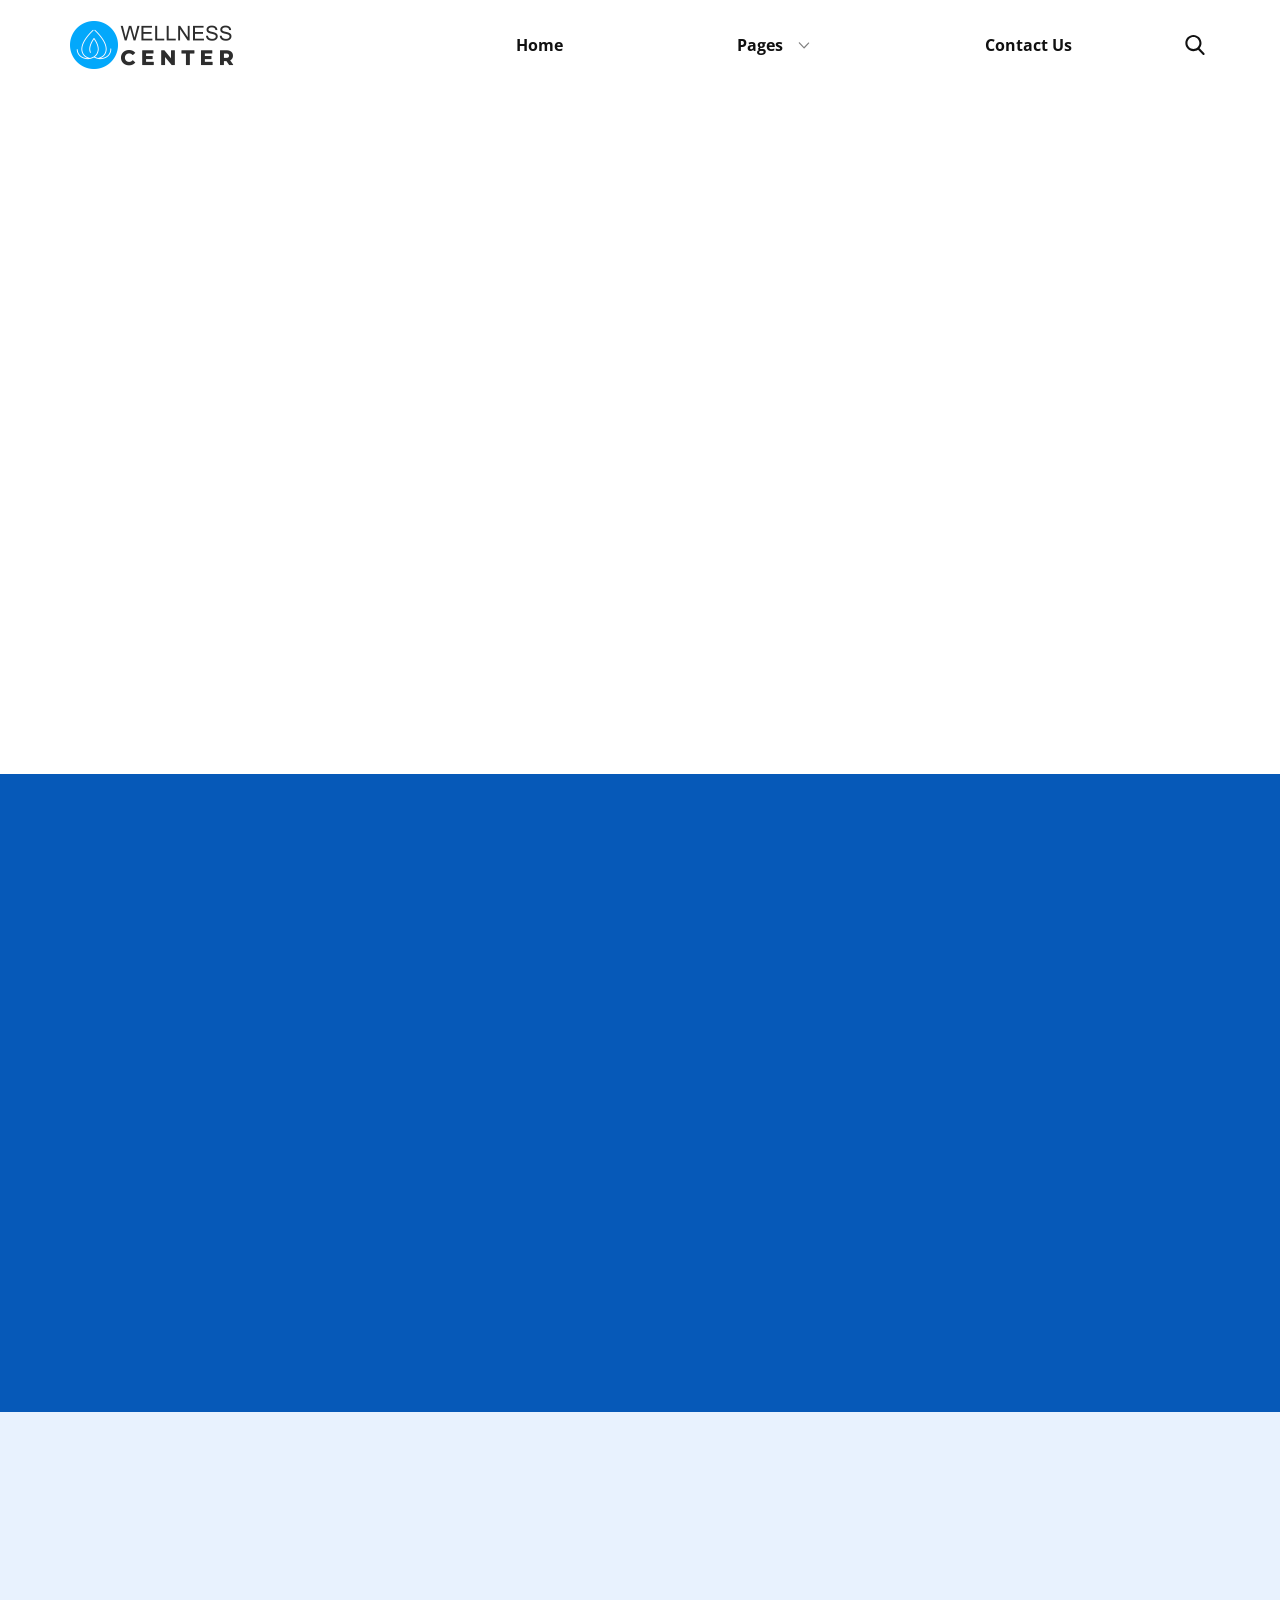
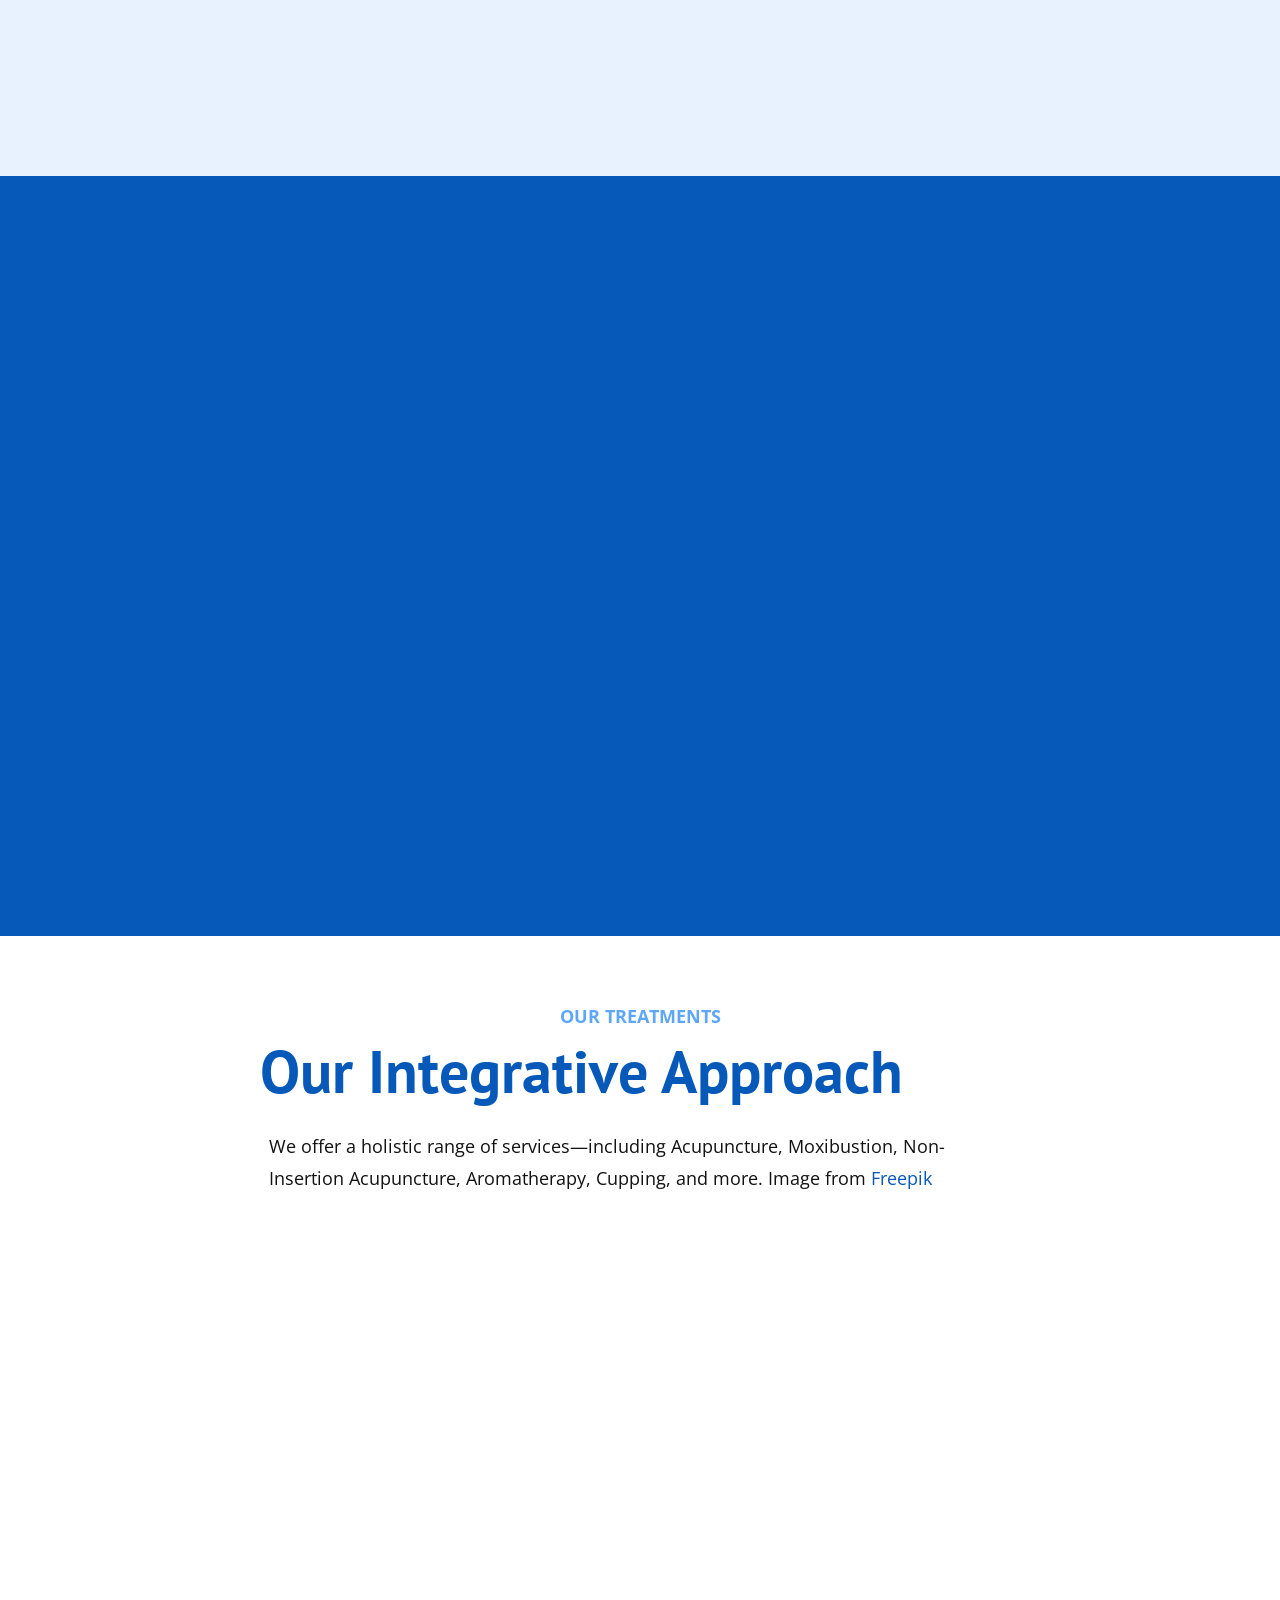
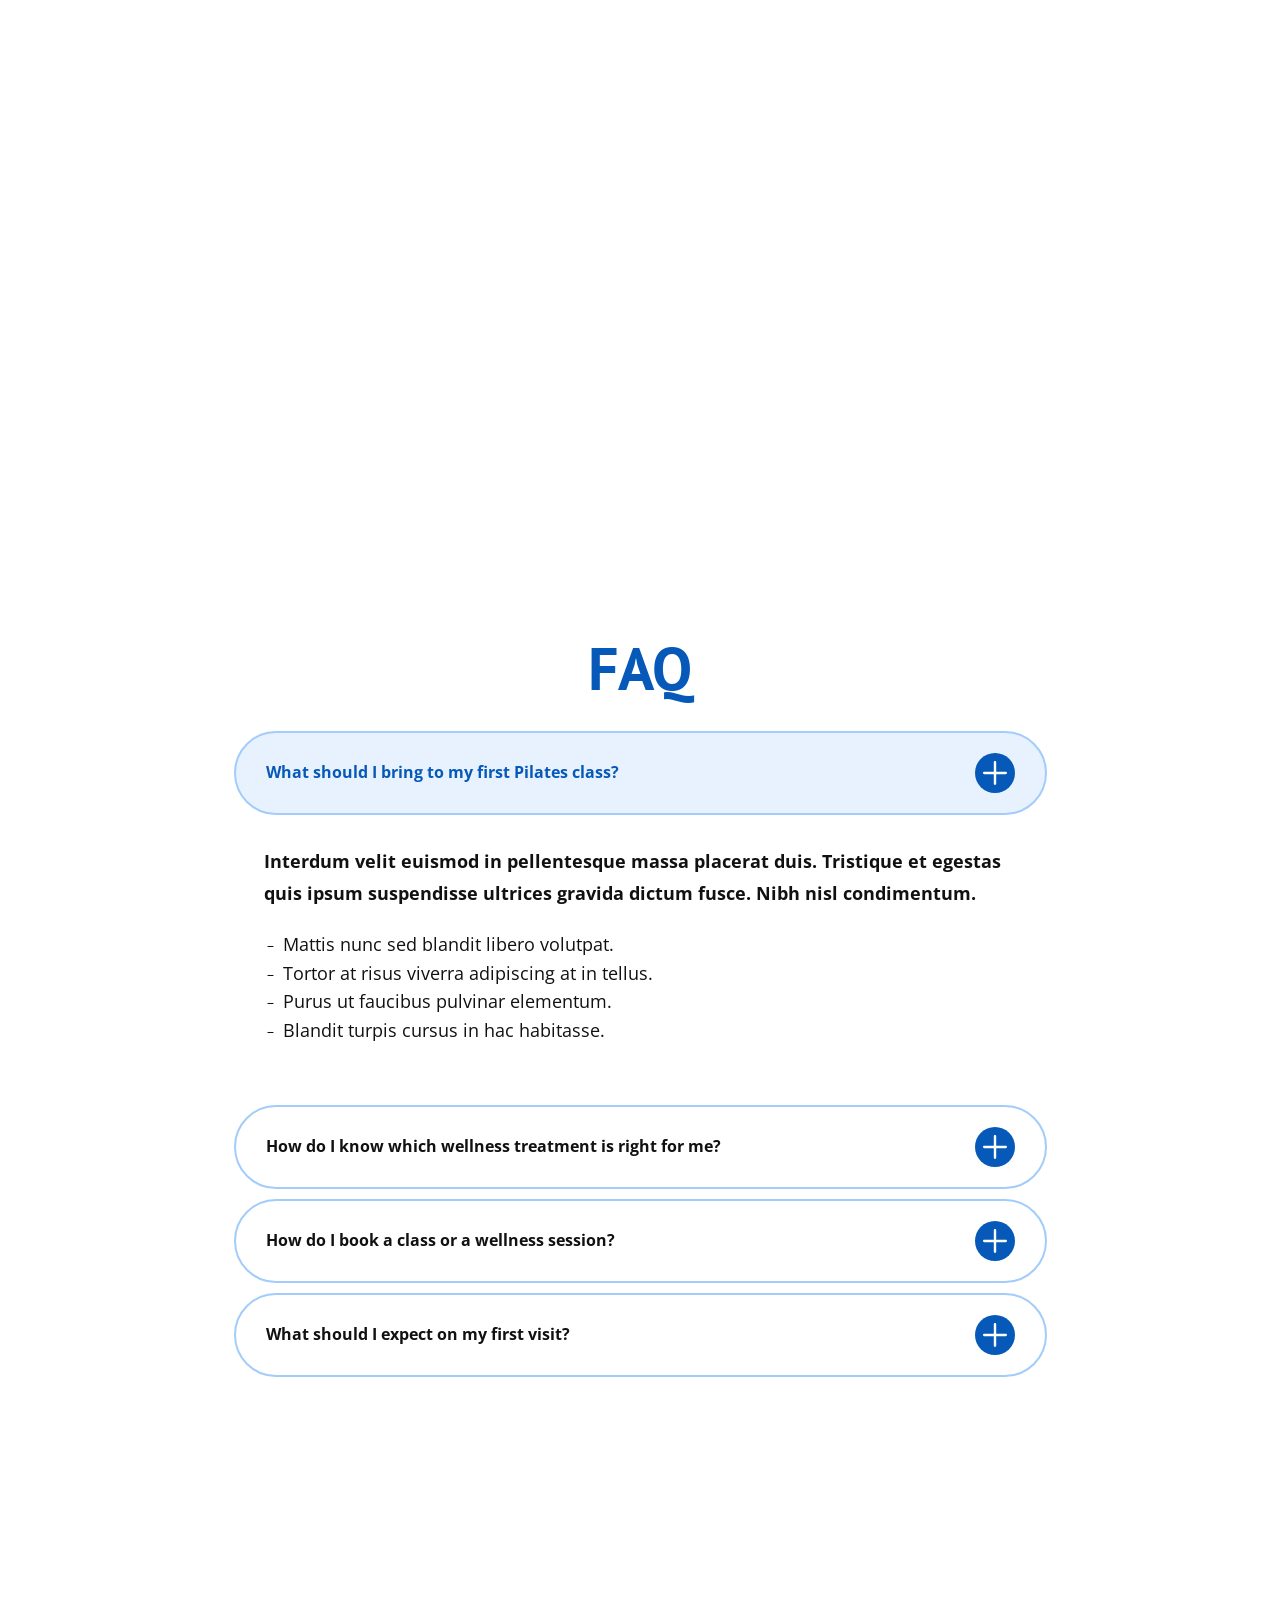
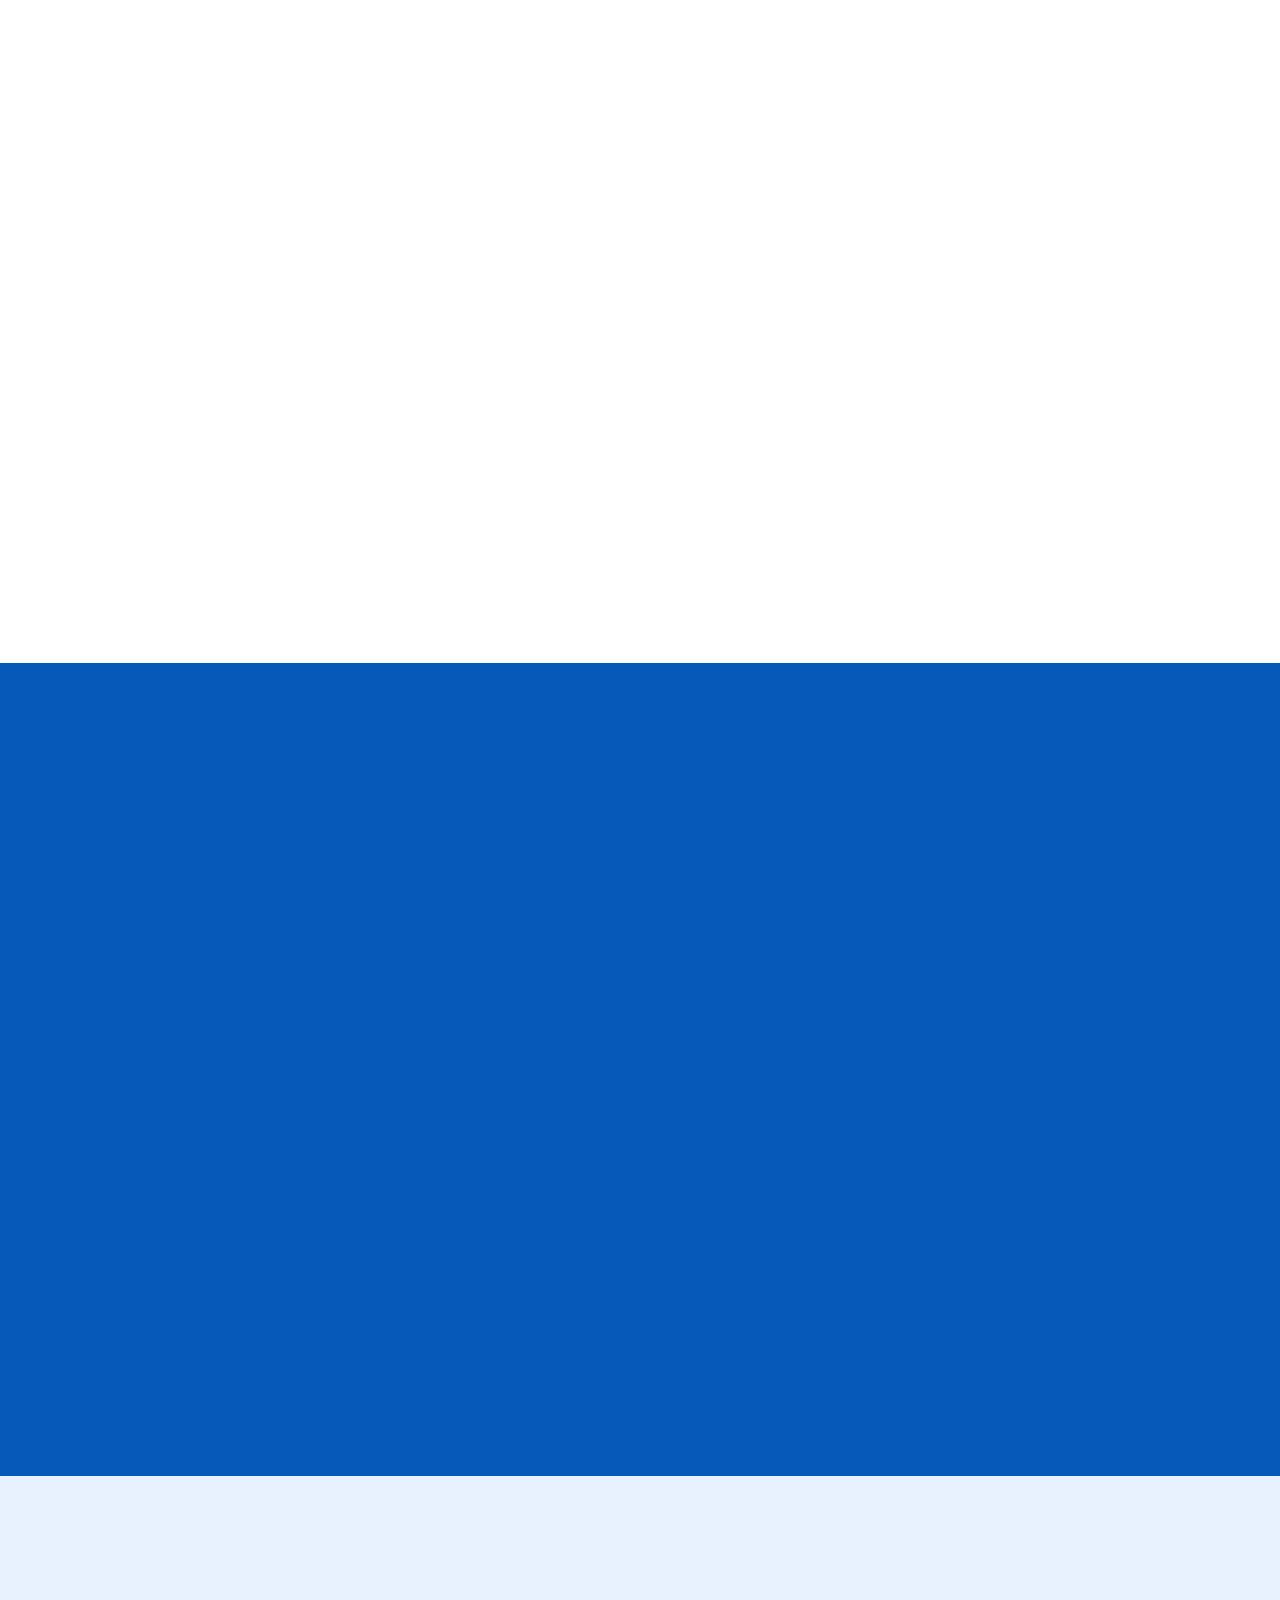
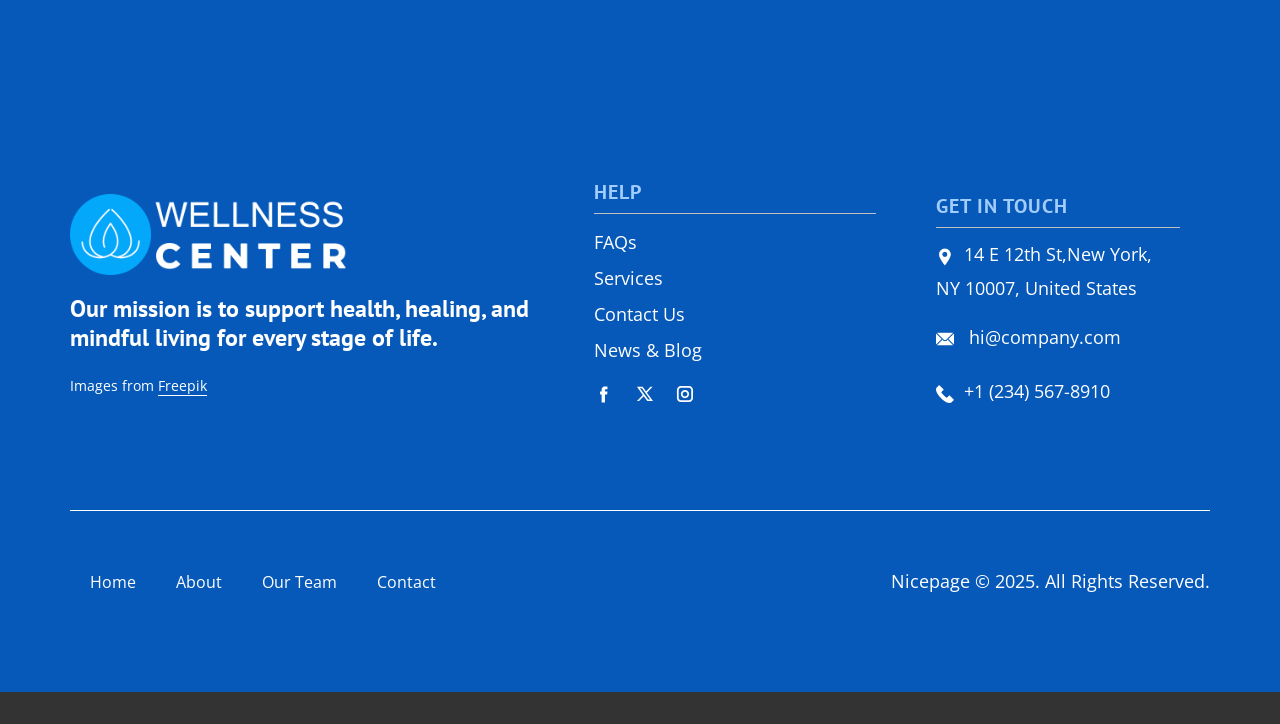
<file: Landing.html>
<!DOCTYPE html>
<html style="font-size: 16px;" lang="en"><head>
    <meta name="viewport" content="width=device-width, initial-scale=1.0">
    <meta charset="utf-8">
    <meta name="keywords" content="​Health and Wellness Center, ​Well Being Programs, ​Scientific well-being&nbsp;to transform lives, ​Benefits of Pilates, ​Find Your Harmony and Health, ​Recommended
starting points:, ​Our Integrative Approach, FAQ, ​Tell us more, ​Guiding your
health wellness, ​Wellbeing workshops">
    <meta name="description" content="">
    <title>Landing</title>
    <link rel="stylesheet" href="nicepage.css" media="screen">
<link rel="stylesheet" href="Landing.css" media="screen">
    <script class="u-script" type="text/javascript" src="jquery.js" defer=""></script>
    <script class="u-script" type="text/javascript" src="nicepage.js" defer=""></script>
    <meta name="generator" content="Nicepage 8.3.6, nicepage.com">
    
    
    
    
    
    
    
    
    
    
    
    
    
    
    <link id="u-page-google-font" rel="stylesheet" href="https://fonts.googleapis.com/css2?display=swap&amp;family=PT+Sans:ital,wght@0,400;0,700;1,400;1,700&amp;family=Open+Sans:ital,wght@0,300;0,400;0,500;0,600;0,700;0,800;1,300;1,400;1,500;1,600;1,700;1,800">
    <script type="application/ld+json">{
		"@context": "http://schema.org",
		"@type": "Organization",
		"name": "",
		"logo": "images/logo-black.png",
		"sameAs": [
				"https://facebook.com/name",
				"https://twitter.com/name",
				"https://instagram.com/name"
		]
}</script>
    <meta name="theme-color" content="#0659b8">
    <meta name="twitter:site" content="@">
    <meta name="twitter:card" content="summary_large_image">
    <meta name="twitter:title" content="Landing">
    <meta name="twitter:description" content="">
    <meta property="og:title" content="Landing">
    <meta property="og:type" content="website">
  <meta name="referrer" content="origin"><meta data-intl-tel-input-cdn-path="intlTelInput/"></head>
  <body data-path-to-root="./" data-include-products="false" class="u-body u-clearfix u-xl-mode" data-lang="en"><header class="u-clearfix u-header u-header" id="header"><div class="u-clearfix u-sheet u-valign-middle u-valign-middle-xxl u-sheet-1">
        <a href="#" class="u-image u-logo u-image-1" data-image-width="656" data-image-height="192">
          <img src="images/logo-black.png" class="u-logo-image u-logo-image-1">
        </a>
        <nav class="u-dropdown-icon u-menu u-menu-dropdown u-offcanvas u-menu-1" role="navigation" aria-label="Menu navigation">
          <div class="menu-collapse" style="font-size: 1rem; letter-spacing: 0px; font-weight: 700;">
            <a class="u-button-style u-custom-left-right-menu-spacing u-custom-padding-bottom u-custom-text-hover-color u-custom-top-bottom-menu-spacing u-hamburger-link u-nav-link u-text-active-palette-1-base u-text-hover-palette-2-base" href="#" tabindex="-1" aria-label="Open menu" aria-controls="261f">
              <svg class="u-svg-link" viewBox="0 0 24 24"><use xlink:href="#menu-hamburger"></use></svg>
              <svg class="u-svg-content" version="1.1" id="menu-hamburger" viewBox="0 0 16 16" x="0px" y="0px" xmlns:xlink="http://www.w3.org/1999/xlink" xmlns="http://www.w3.org/2000/svg"><g><rect y="1" width="16" height="2"></rect><rect y="7" width="16" height="2"></rect><rect y="13" width="16" height="2"></rect>
</g></svg>
            </a>
          </div>
          <div class="u-custom-menu u-nav-container">
            <ul class="u-nav u-unstyled u-nav-1" role="menubar"><li role="none" class="u-nav-item"><a role="menuitem" class="u-button-style u-nav-link u-text-active-palette-1-base u-text-hover-palette-1-base u-nav-link-2" href="./">Home</a>
</li><li role="none" class="u-nav-item"><a tabindex="-1" role="menuitem" class="u-button-style u-nav-link u-text-active-palette-1-base u-text-hover-palette-1-base u-nav-link-2" aria-haspopup="true" aria-current="page">Pages</a><div class="u-nav-popup"><ul role="menu" class="u-h-spacing-20 u-nav u-unstyled u-v-spacing-10" aria-label="Pages menu"><li role="none" class="u-nav-item"><a role="menuitem" class="u-active-palette-1-base u-button-style u-grey-5 u-hover-palette-1-base u-nav-link" href="About.html">About Us</a>
</li><li role="none" class="u-nav-item"><a tabindex="-1" role="menuitem" class="u-active-palette-1-base u-button-style u-grey-5 u-hover-palette-1-base u-nav-link" href="#">Our Team</a>
</li><li role="none" class="u-nav-item"><a role="menuitem" class="u-active-palette-1-base u-button-style u-grey-5 u-hover-palette-1-base u-nav-link" href="FAQ-Page.html">FAQ</a>
</li></ul>
</div>
</li><li role="none" class="u-nav-item"><a tabindex="-1" role="menuitem" class="u-button-style u-nav-link u-text-active-palette-1-base u-text-hover-palette-1-base u-nav-link-2" href="#">Contact Us</a>
</li></ul>
          </div>
          <div class="u-custom-menu u-nav-container-collapse" id="261f" role="region" aria-label="Menu panel">
            <div class="u-black u-container-style u-inner-container-layout u-opacity u-opacity-95 u-sidenav">
              <div class="u-inner-container-layout u-sidenav-overflow">
                <div class="u-menu-close" tabindex="-1" aria-label="Close menu"></div>
                <ul class="u-align-center u-nav u-popupmenu-items u-unstyled u-nav-3" role="menubar"><li role="none" class="u-nav-item"><a role="menuitem" class="u-button-style u-nav-link" href="./">Home</a>
</li><li role="none" class="u-nav-item"><a tabindex="-1" role="menuitem" class="u-button-style u-nav-link" aria-haspopup="true" aria-current="page">Pages</a><div class="u-nav-popup"><ul role="menu" class="u-h-spacing-20 u-nav u-unstyled u-v-spacing-10" aria-label="Pages menu"><li role="none" class="u-nav-item"><a role="menuitem" class="u-button-style u-nav-link" href="About.html">About Us</a>
</li><li role="none" class="u-nav-item"><a tabindex="-1" role="menuitem" class="u-button-style u-nav-link" href="#">Our Team</a>
</li><li role="none" class="u-nav-item"><a role="menuitem" class="u-button-style u-nav-link" href="FAQ-Page.html">FAQ</a>
</li></ul>
</div>
</li><li role="none" class="u-nav-item"><a tabindex="-1" role="menuitem" class="u-button-style u-nav-link" href="#">Contact Us</a>
</li></ul>
              </div>
            </div>
            <div class="u-black u-menu-overlay u-opacity u-opacity-70"></div>
          </div>
        </nav>
        <form action="#" class="u-search u-search-layout-icon u-search-left u-search-1" data-search-token="no-license" data-href="search/search.html" data-page-id="970116825">
          <div class="u-search-overlay"></div>
          <button class="u-search-button" type="submit"><span class="u-search-icon u-search-icon-1">
              <svg class="u-svg-link" preserveAspectRatio="xMidYMin slice" viewBox="0 0 56.966 56.966"><use xlink:href="#svg-8e85"></use></svg>
              <svg xmlns="http://www.w3.org/2000/svg" xmlns:xlink="http://www.w3.org/1999/xlink" version="1.1" id="svg-8e85" x="0px" y="0px" viewBox="0 0 56.966 56.966" style="enable-background:new 0 0 56.966 56.966;" xml:space="preserve" class="u-svg-content"><path d="M55.146,51.887L41.588,37.786c3.486-4.144,5.396-9.358,5.396-14.786c0-12.682-10.318-23-23-23s-23,10.318-23,23  s10.318,23,23,23c4.761,0,9.298-1.436,13.177-4.162l13.661,14.208c0.571,0.593,1.339,0.92,2.162,0.92  c0.779,0,1.518-0.297,2.079-0.837C56.255,54.982,56.293,53.08,55.146,51.887z M23.984,6c9.374,0,17,7.626,17,17s-7.626,17-17,17  s-17-7.626-17-17S14.61,6,23.984,6z"></path></svg></span>
          </button>
          <input class="u-search-input" type="search" name="search" value="" placeholder="Search">
        </form>
      </div></header>
    <section class="u-clearfix u-container-align-center u-valign-bottom-lg u-valign-bottom-md u-valign-bottom-sm u-valign-bottom-xs u-white u-section-1" id="block-1">
      <div class="u-clearfix u-sheet u-valign-bottom-lg u-valign-bottom-xl u-valign-middle-xs u-sheet-1">
        <div class="data-layout-selected u-clearfix u-expanded-width u-layout-wrap u-layout-wrap-1">
          <div class="u-layout">
            <div class="u-layout-row">
              <div class="u-container-align-left u-container-style u-layout-cell u-shape-rectangle u-size-28-xl u-size-30-lg u-size-60-md u-size-60-sm u-size-60-xs u-layout-cell-1" data-animation-name="customAnimationIn" data-animation-duration="1000" data-animation-delay="200">
                <div class="u-container-layout u-valign-middle u-container-layout-1">
                  <h2 class="u-align-left u-text u-text-1"> Health and Wellness Center</h2>
                  <p class="u-align-left u-large-text u-text u-text-variant u-text-2"> In imperdiet sed risus id posuere. Phasellus aliquam luctus tellus a placerat. Suspendisse tincidunt, ante pharetra tempor ornare, odio leo blandit odio, nec auctor tellus tellus quis nunc. Image from <a href="https://www.freepik.com/" class="u-active-none u-border-none u-btn u-button-link u-button-style u-hover-none u-none u-text-palette-1-base u-btn-1">Freepik</a>
                  </p>
                  <a href="" class="u-active-white u-align-left u-border-2 u-border-active-palette-2-base u-border-hover-palette-2-base u-border-palette-1-base u-btn u-btn-round u-button-style u-hover-white u-palette-1-base u-radius u-btn-2">Know More</a>
                  <div class="custom-expanded u-container-align-left u-container-style u-group u-shape-rectangle u-group-1">
                    <div class="u-container-layout u-valign-top u-container-layout-2"><span class="u-align-left u-file-icon u-icon u-icon-circle u-palette-2-base u-text-white u-icon-1"><img src="images/327589-e2ced6db.png" alt=""></span>
                      <p class="u-align-left u-text u-text-3">Call Us 24/7:<br>
                        <a href="tel:+12345678910" class="u-active-none u-border-none u-btn u-button-link u-button-style u-hover-none u-none u-text-palette-1-base u-btn-3"> (123) 456-7890</a>
                      </p>
                    </div>
                  </div>
                </div>
              </div>
              <div class="u-container-align-left-xl u-container-style u-layout-cell u-shape-rectangle u-size-30-lg u-size-32-xl u-size-60-md u-size-60-sm u-size-60-xs u-layout-cell-2">
                <div class="u-container-layout u-valign-bottom-xl u-container-layout-3">
                  <img class="custom-expanded u-image u-image-default u-image-1" src="images/smiling-young-spportswoman-shows-thumbs-up.png" alt="" data-image-width="1100" data-image-height="1426" data-animation-name="customAnimationIn" data-animation-duration="1000" data-animation-delay="500" data-animation-direction="X">
                  <div class="custom-expanded u-container-align-center u-container-style u-group u-palette-2-base u-radius u-shape-round u-group-2" data-animation-name="customAnimationIn" data-animation-duration="1000" data-animation-delay="500">
                    <div class="u-container-layout u-valign-middle u-container-layout-4">
                      <h3 class="u-align-center u-text u-text-default u-text-4" data-animation-name="counter" data-animation-event="scroll" data-animation-duration="3000">25</h3>
                      <h5 class="u-align-left u-text u-text-body-alt-color u-text-5">Years of Experience</h5>
                    </div>
                  </div>
                </div>
              </div>
            </div>
          </div>
        </div>
      </div>
    </section>
    <section class="u-align-center u-clearfix u-container-align-center u-palette-1-base u-section-2" src="" id="block-2">
      <div class="u-clearfix u-sheet u-valign-middle u-sheet-1">
        <h2 class="u-align-center u-text u-text-default u-text-1" data-animation-name="customAnimationIn" data-animation-duration="500" data-animation-delay="0"> Well Being Programs</h2>
        <p class="u-align-center u-text u-text-2" data-animation-name="customAnimationIn" data-animation-duration="1000" data-animation-delay="200"> Nunc eu turpis id nulla sodales luctus. Vestibulum fermentum dui faucibus ligula dapibus scelerisque. Etiam laoreet vitae est vitae convallis. </p>
        <div class="u-expanded-width u-list u-list-1">
          <div class="u-repeater u-repeater-1">
            <div class="u-container-align-center u-container-style u-list-item u-palette-1-light-3 u-radius u-repeater-item u-shape-round u-list-item-1" data-animation-name="customAnimationIn" data-animation-duration="1500" data-animation-delay="500">
              <div class="u-container-layout u-similar-container u-valign-top u-container-layout-1">
                <img class="u-expanded-width u-image u-image-round u-radius u-image-1" src="images/001.jpg" data-image-width="1000" data-image-height="686">
                <h4 class="u-align-center u-text u-text-palette-1-base u-text-3">Yoga Break</h4>
                <p class="u-align-center u-text u-text-4">Sample text. Click to select the Text Element.</p>
              </div>
            </div>
            <div class="u-container-align-center u-container-style u-list-item u-palette-1-light-3 u-radius u-repeater-item u-shape-round u-list-item-2" data-animation-name="customAnimationIn" data-animation-duration="1500" data-animation-delay="500">
              <div class="u-container-layout u-similar-container u-valign-top u-container-layout-2">
                <img class="u-expanded-width u-image u-image-round u-radius u-image-2" src="images/002-pilates.jpg" data-image-width="1200" data-image-height="800">
                <h4 class="u-align-center u-text u-text-palette-1-base u-text-5"> Pilates Break</h4>
                <p class="u-align-center u-text u-text-6">Sample text. Click to select the Text Element.</p>
              </div>
            </div>
            <div class="u-container-align-center u-container-style u-list-item u-palette-1-light-3 u-radius u-repeater-item u-shape-round u-list-item-3" data-animation-name="customAnimationIn" data-animation-duration="1500" data-animation-delay="500">
              <div class="u-container-layout u-similar-container u-valign-top u-container-layout-3">
                <img class="u-expanded-width u-image u-image-round u-radius u-image-3" src="images/close-up-woman-using-virtual-ass.jpg" data-image-width="900" data-image-height="1353">
                <h4 class="u-align-center u-text u-text-palette-1-base u-text-7">DEtox</h4>
                <p class="u-align-center u-text u-text-8">Sample text. Click to select the Text Element.</p>
              </div>
            </div>
            <div class="u-container-align-center u-container-style u-list-item u-palette-1-light-3 u-radius u-repeater-item u-shape-round u-list-item-4" data-animation-name="customAnimationIn" data-animation-duration="1500" data-animation-delay="500">
              <div class="u-container-layout u-similar-container u-valign-top u-container-layout-4">
                <img class="u-expanded-width u-image u-image-round u-radius u-image-4" src="images/04-meditation.jpg" data-image-width="1200" data-image-height="800">
                <h4 class="u-align-center u-text u-text-palette-1-base u-text-9"> Mental Clarity</h4>
                <p class="u-align-center u-text u-text-10">Sample text. Click to select the Text Element.</p>
              </div>
            </div>
          </div>
        </div>
      </div>
    </section>
    <section class="u-clearfix u-container-align-center u-palette-1-light-3 u-section-3" id="block-3">
      <div class="u-clearfix u-sheet u-valign-middle u-sheet-1">
        <div class="data-layout-selected u-clearfix u-expanded-width u-layout-wrap u-layout-wrap-1">
          <div class="u-layout">
            <div class="u-layout-row">
              <div class="u-container-style u-layout-cell u-size-30 u-layout-cell-1" data-animation-name="customAnimationIn" data-animation-duration="1000" data-animation-delay="200">
                <div class="u-container-layout u-container-layout-1">
                  <h3 class="u-text u-text-default u-text-palette-1-base u-text-1"> Your Key to Wellness</h3>
                  <p class="u-text u-text-default u-text-2"> Nunc facilisis commodo risus, non sollicitudin velit eleifend id. Morbi sagittis mauris diam, ac suscipit turpis pretium et. Pellentesque rhoncus laoreet augue nec pharetra. In sed arcu quis sapien consequat vestibulum.</p>
                  <h3 class="u-text u-text-default u-text-palette-1-base u-text-3">Our Mission</h3>
                  <p class="u-text u-text-default u-text-4"> Nunc facilisis commodo risus, non sollicitudin velit eleifend id. Morbi sagittis mauris diam, ac suscipit turpis pretium et. Pellentesque rhoncus laoreet augue nec pharetra. In sed arcu quis sapien consequat vestibulum.</p>
                </div>
              </div>
              <div class="u-container-align-center u-container-style u-layout-cell u-size-30 u-layout-cell-2">
                <div class="u-container-layout u-valign-middle u-container-layout-2">
                  <img class="u-image u-image-round u-radius u-image-1" src="images/pilates-1.jpg" alt="" data-image-width="1000" data-image-height="667" data-animation-name="flipIn" data-animation-duration="1000" data-animation-delay="0" data-animation-direction="X">
                </div>
              </div>
            </div>
          </div>
        </div>
      </div>
    </section>
    <section class="u-clearfix u-palette-1-base u-valign-middle u-section-4" id="block-4">
      <div class="data-layout-selected u-clearfix u-expanded-width u-gutter-0 u-layout-spacing-all u-layout-wrap u-layout-wrap-1">
        <div class="u-layout">
          <div class="u-layout-row">
            <div class="u-container-align-left u-container-style u-layout-cell u-palette-2-base u-radius u-shape-round u-size-31-lg u-size-31-xl u-size-60-md u-size-60-sm u-size-60-xs u-layout-cell-1" data-animation-name="customAnimationIn" data-animation-duration="1500" data-animation-delay="500">
              <div class="u-container-layout u-valign-middle-sm u-valign-middle-xs u-valign-top-lg u-valign-top-md u-valign-top-xl u-container-layout-1">
                <h2 class="u-align-left u-text u-text-body-alt-color u-text-default u-text-1"> Scientific well-being&nbsp;to transform lives</h2>
                <p class="u-align-left u-text u-text-default u-text-2"> Duis aute irure dolor in reprehenderit in voluptate velit esse cillum dolore eu fugiat nulla pariatur. Excepteur sint occaecat cupidatat non proident, sunt in culpa qui officia deserunt mollit anim id est laborum.&nbsp;<br>
                </p>
                <div class="u-align-left u-border-3 u-border-white u-expanded-width u-line u-line-horizontal u-line-1"></div>
                <div class="u-expanded-width u-list u-list-1">
                  <div class="u-repeater u-repeater-1">
                    <div class="u-align-center u-container-align-center u-container-align-left-xl u-container-style u-list-item u-repeater-item u-list-item-1" data-animation-name="customAnimationIn" data-animation-duration="1500" data-animation-delay="500">
                      <div class="u-container-layout u-similar-container u-valign-top u-container-layout-2">
                        <h3 class="u-align-left u-text u-text-3" data-animation-name="counter" data-animation-event="scroll" data-animation-duration="3000"> 30k+</h3>
                        <h6 class="u-align-left u-text u-text-body-alt-color u-text-4">happy clients</h6>
                      </div>
                    </div>
                    <div class="u-align-center u-container-align-center u-container-align-left-xl u-container-style u-list-item u-repeater-item u-list-item-2" data-animation-name="customAnimationIn" data-animation-duration="1500" data-animation-delay="500">
                      <div class="u-container-layout u-similar-container u-valign-top u-container-layout-3">
                        <h3 class="u-align-left u-text u-text-5" data-animation-name="counter" data-animation-event="scroll" data-animation-duration="3000">74</h3>
                        <h6 class="u-align-left u-text u-text-body-alt-color u-text-6">programs</h6>
                      </div>
                    </div>
                    <div class="u-align-center u-container-align-center u-container-align-left-xl u-container-style u-list-item u-repeater-item u-list-item-3" data-animation-name="customAnimationIn" data-animation-duration="1500" data-animation-delay="500">
                      <div class="u-container-layout u-similar-container u-valign-top u-container-layout-4">
                        <h3 class="u-align-left u-text u-text-7" data-animation-name="counter" data-animation-event="scroll" data-animation-duration="3000">80+</h3>
                        <h6 class="u-align-left u-text u-text-body-alt-color u-text-8"> Caring Staff</h6>
                      </div>
                    </div>
                  </div>
                </div>
              </div>
            </div>
            <div class="u-container-align-left u-container-style u-layout-cell u-palette-1-base u-shape-rectangle u-size-29-lg u-size-29-xl u-size-60-md u-size-60-sm u-size-60-xs u-layout-cell-2" data-image-width="740" data-image-height="1101" data-animation-name="customAnimationIn" data-animation-duration="1500" data-animation-delay="500">
              <div class="u-container-layout u-valign-top u-container-layout-5">
                <h2 class="u-align-left u-text u-text-body-alt-color u-text-9"> Benefits of Pilates&nbsp;<br>
                </h2>
                <p class="u-align-left u-text u-text-default u-text-10"> Duis aute irure dolor in reprehenderit in voluptate velit esse cillum dolore eu fugiat nulla pariatur.<br>
                </p>
                <ul class="u-align-left u-custom-list u-text u-text-11">
                  <li style="padding-left: 6px;">
                    <div class="u-list-icon">
                      <div>✔</div>
                    </div> Builds strength without excess bulk
                  </li>
                  <li style="padding-left: 6px;">
                    <div class="u-list-icon">
                      <div>✔</div>
                    </div>Improves functional strength
                  </li>
                  <li style="padding-left: 6px;">
                    <div class="u-list-icon">
                      <div>✔</div>
                    </div>Increases flexibility &amp; agility
                  </li>
                  <li style="padding-left: 6px;">
                    <div class="u-list-icon">
                      <div>✔</div>
                    </div>Develops core strength &amp; control
                  </li>
                  <li style="padding-left: 6px;">
                    <div class="u-list-icon">
                      <div>✔</div>
                    </div>Improves posture, balance, &amp; coordination
                  </li>
                  <li style="padding-left: 6px;">
                    <div class="u-list-icon">
                      <div>✔</div>
                    </div>Enhances the mind-body connection
                  </li>
                </ul>
                <a href="" class="u-active-white u-align-left u-border-2 u-border-active-palette-1-base u-border-hover-palette-1-base u-border-white u-btn u-btn-round u-button-style u-hover-white u-palette-1-base u-radius u-btn-1">Know More</a>
              </div>
            </div>
          </div>
        </div>
      </div>
    </section>
    <section class="u-clearfix u-container-align-center u-palette-1-light-3 u-section-5" id="block-5">
      <div class="u-clearfix u-sheet u-valign-middle u-sheet-1">
        <h6 class="u-align-center u-text u-text-default u-text-1" data-animation-name="customAnimationIn" data-animation-duration="700" data-animation-delay="0">What we offer<span style="font-weight: 400;"><span style="font-weight: 700;"><span style="font-weight: 400;"></span></span></span>
        </h6>
        <h2 class="u-align-center u-text u-text-default u-text-2" data-animation-name="customAnimationIn" data-animation-duration="700" data-animation-delay="0"> Find Your Harmony and Health</h2>
        <div class="u-expanded-width u-list u-list-1">
          <div class="u-repeater u-repeater-1">
            <div class="u-container-align-center-sm u-container-align-center-xs u-container-align-left-lg u-container-align-left-md u-container-align-left-xl u-container-style u-list-item u-radius u-repeater-item u-shape-round u-white u-list-item-1" data-animation-name="flipIn" data-animation-duration="1500" data-animation-direction="X" data-animation-delay="0">
              <div class="u-container-layout u-similar-container u-valign-top u-container-layout-1">
                <img class="u-image u-image-contain u-image-default u-opacity u-opacity-80 u-preserve-proportions u-image-1" src="images/shape-5.png" alt="" data-image-width="300" data-image-height="300"><span class="u-align-center-sm u-align-center-xs u-align-left-lg u-align-left-md u-align-left-xl u-file-icon u-icon u-text-palette-1-base u-icon-1"><img src="images/4646037-6ae375c7.png" alt=""></span>
                <h5 class="u-align-center-sm u-align-center-xs u-align-left-lg u-align-left-md u-align-left-xl u-text u-text-3">Meditation</h5>
                <p class="u-align-center-sm u-align-center-xs u-align-left-lg u-align-left-md u-align-left-xl u-text u-text-4"> Ut enim ad minim veniam, quis nostrud exercitation ullamco laboris</p>
                <a href="#" class="u-align-center-sm u-align-center-xs u-align-left-lg u-align-left-md u-align-left-xl u-border-1 u-border-active-grey-50 u-border-hover-grey-50 u-border-no-left u-border-no-right u-border-no-top u-border-palette-1-base u-btn u-button-style u-none u-text-active-grey-50 u-text-body-color u-text-hover-grey-50 u-btn-1" data-animation-name="" data-animation-duration="0" data-animation-delay="0" data-animation-direction="">more</a>
              </div>
            </div>
            <div class="u-container-align-center-sm u-container-align-center-xs u-container-align-left-lg u-container-align-left-md u-container-align-left-xl u-container-style u-list-item u-radius u-repeater-item u-shape-round u-white u-list-item-2" data-animation-name="flipIn" data-animation-duration="1500" data-animation-direction="X" data-animation-delay="0">
              <div class="u-container-layout u-similar-container u-valign-top u-container-layout-2">
                <img class="u-image u-image-contain u-image-default u-opacity u-opacity-80 u-preserve-proportions u-image-2" src="images/shape-3.png" alt="" data-image-width="300" data-image-height="300"><span class="u-align-center-sm u-align-center-xs u-align-left-lg u-align-left-md u-align-left-xl u-file-icon u-icon u-text-palette-1-base u-icon-2"><img src="images/11063994-fa299133.png" alt=""></span>
                <h5 class="u-align-center-sm u-align-center-xs u-align-left-lg u-align-left-md u-align-left-xl u-text u-text-5">Aromatheraphy</h5>
                <p class="u-align-center-sm u-align-center-xs u-align-left-lg u-align-left-md u-align-left-xl u-text u-text-6"> Ut enim ad minim veniam, quis nostrud exercitation ullamco laboris</p>
                <a href="#" class="u-align-center-sm u-align-center-xs u-align-left-lg u-align-left-md u-align-left-xl u-border-1 u-border-active-grey-50 u-border-hover-grey-50 u-border-no-left u-border-no-right u-border-no-top u-border-palette-1-base u-btn u-button-style u-none u-text-active-grey-50 u-text-body-color u-text-hover-grey-50 u-btn-2" data-animation-name="" data-animation-duration="0" data-animation-delay="0" data-animation-direction="">more</a>
              </div>
            </div>
            <div class="u-container-align-center-sm u-container-align-center-xs u-container-align-left-lg u-container-align-left-md u-container-align-left-xl u-container-style u-list-item u-radius u-repeater-item u-shape-round u-white u-list-item-3" data-animation-name="flipIn" data-animation-duration="1500" data-animation-direction="X" data-animation-delay="0">
              <div class="u-container-layout u-similar-container u-valign-top u-container-layout-3">
                <img class="u-image u-image-contain u-image-default u-opacity u-opacity-80 u-preserve-proportions u-image-3" src="images/shape-2.png" alt="" data-image-width="300" data-image-height="300"><span class="u-align-center-sm u-align-center-xs u-align-left-lg u-align-left-md u-align-left-xl u-file-icon u-icon u-text-palette-1-base u-icon-3"><img src="images/4675436-3be33099.png" alt=""></span>
                <h5 class="u-align-center-sm u-align-center-xs u-align-left-lg u-align-left-md u-align-left-xl u-text u-text-7">Massage</h5>
                <p class="u-align-center-sm u-align-center-xs u-align-left-lg u-align-left-md u-align-left-xl u-text u-text-8"> Ut enim ad minim veniam, quis nostrud exercitation ullamco laboris</p>
                <a href="#" class="u-align-center-sm u-align-center-xs u-align-left-lg u-align-left-md u-align-left-xl u-border-1 u-border-active-grey-50 u-border-hover-grey-50 u-border-no-left u-border-no-right u-border-no-top u-border-palette-1-base u-btn u-button-style u-none u-text-active-grey-50 u-text-body-color u-text-hover-grey-50 u-btn-3" data-animation-name="" data-animation-duration="0" data-animation-delay="0" data-animation-direction="">more</a>
              </div>
            </div>
            <div class="u-container-align-center-sm u-container-align-center-xs u-container-align-left-lg u-container-align-left-md u-container-align-left-xl u-container-style u-list-item u-radius u-repeater-item u-shape-round u-white u-list-item-4" data-animation-name="flipIn" data-animation-duration="1500" data-animation-delay="0" data-animation-direction="X">
              <div class="u-container-layout u-similar-container u-valign-top u-container-layout-4">
                <img class="u-image u-image-contain u-image-default u-opacity u-opacity-80 u-preserve-proportions u-image-4" src="images/shape-6.png" alt="" data-image-width="300" data-image-height="300"><span class="u-align-center-sm u-align-center-xs u-align-left-lg u-align-left-md u-align-left-xl u-file-icon u-icon u-text-palette-1-base u-icon-4"><img src="images/6315999-f15aa268.png" alt=""></span>
                <h5 class="u-align-center-sm u-align-center-xs u-align-left-lg u-align-left-md u-align-left-xl u-text u-text-9">Pilates</h5>
                <p class="u-align-center-sm u-align-center-xs u-align-left-lg u-align-left-md u-align-left-xl u-text u-text-10"> Ut enim ad minim veniam, quis nostrud exercitation ullamco laboris</p>
                <a href="#" class="u-align-center-sm u-align-center-xs u-align-left-lg u-align-left-md u-align-left-xl u-border-1 u-border-active-grey-50 u-border-hover-grey-50 u-border-no-left u-border-no-right u-border-no-top u-border-palette-1-base u-btn u-button-style u-none u-text-active-grey-50 u-text-body-color u-text-hover-grey-50 u-btn-4" data-animation-name="" data-animation-duration="0" data-animation-delay="0" data-animation-direction="">more</a>
              </div>
            </div>
          </div>
        </div>
      </div>
    </section>
    <section class="u-clearfix u-container-align-center u-palette-1-base u-section-6" id="block-6">
      <div class="u-clearfix u-sheet u-valign-middle u-sheet-1">
        <div class="data-layout-selected u-clearfix u-expanded-width u-gutter-40 u-layout-wrap u-layout-wrap-1">
          <div class="u-layout">
            <div class="u-layout-row">
              <div class="u-size-24-lg u-size-24-xl u-size-29-sm u-size-29-xs u-size-60-md">
                <div class="u-layout-col">
                  <div class="u-size-60">
                    <div class="u-layout-row">
                      <div class="u-container-align-left u-container-style u-layout-cell u-shape-rectangle u-size-60 u-layout-cell-1" data-animation-name="customAnimationIn" data-animation-duration="500" data-animation-delay="0">
                        <div class="u-container-layout u-valign-top u-container-layout-1">
                          <h2 class="u-align-left u-text u-text-1"> Recommended <br>starting points:
                          </h2>
                          <p class="u-align-left u-text u-text-2">Image from <a href="https://www.freepik.com/" class="u-active-none u-border-1 u-border-active-palette-1-light-2 u-border-hover-palette-1-light-2 u-border-no-left u-border-no-right u-border-no-top u-border-palette-1-light-2 u-btn u-button-link u-button-style u-hover-none u-none u-text-palette-1-light-2 u-btn-1">Freepik</a>
                          </p>
                          <div class="u-expanded-width u-list u-list-1">
                            <div class="u-repeater u-repeater-1">
                              <div class="u-container-style u-list-item u-repeater-item u-list-item-1">
                                <div class="u-container-layout u-similar-container u-container-layout-2">
                                  <h4 class="u-text u-text-default u-text-3"> Wellness and Training&nbsp;<span class="u-file-icon u-icon u-text-white"><img src="images/157926-afc97a87.png" alt=""></span>
                                  </h4>
                                </div>
                              </div>
                              <div class="u-container-style u-list-item u-repeater-item u-list-item-2">
                                <div class="u-container-layout u-similar-container u-container-layout-3">
                                  <h4 class="u-text u-text-default u-text-4"> Introductory to Pilates&nbsp;<span class="u-file-icon u-icon u-text-white"><img src="images/157926-afc97a87.png" alt=""></span>
                                  </h4>
                                </div>
                              </div>
                              <div class="u-container-style u-list-item u-repeater-item u-list-item-3">
                                <div class="u-container-layout u-similar-container u-container-layout-4">
                                  <h4 class="u-text u-text-default u-text-5"> Pilates Training Fusion&nbsp;<span class="u-file-icon u-icon u-text-white"><img src="images/157926-afc97a87.png" alt=""></span>
                                  </h4>
                                </div>
                              </div>
                              <div class="u-container-style u-list-item u-repeater-item u-list-item-4">
                                <div class="u-container-layout u-similar-container u-container-layout-5">
                                  <h4 class="u-text u-text-default u-text-6"> Class Schedule &nbsp;<span class="u-file-icon u-icon u-text-white"><img src="images/157926-afc97a87.png" alt=""></span>
                                  </h4>
                                </div>
                              </div>
                            </div>
                          </div>
                        </div>
                      </div>
                    </div>
                  </div>
                </div>
              </div>
              <div class="u-size-31-sm u-size-31-xs u-size-36-lg u-size-36-xl u-size-60-md">
                <div class="u-layout-col">
                  <div class="u-container-style u-layout-cell u-size-20 u-layout-cell-2" data-animation-name="customAnimationIn" data-animation-duration="1000" data-animation-delay="200">
                    <div class="u-container-layout u-container-layout-6">
                      <h4 class="u-text u-text-default u-text-7">Working Hours </h4>
                      <p class="u-text u-text-default u-text-8"><span style="font-weight: 700;"> Mon</span> – Fri: 9am to 7pm <br><span style="font-weight: 700;">Saturday:</span> 9am to 5pm <br>S<span style="font-weight: 700;">unday:</span> Closed
                      </p>
                    </div>
                  </div>
                  <div class="u-container-align-left u-container-style u-layout-cell u-size-40 u-layout-cell-3" data-animation-name="customAnimationIn" data-animation-duration="1000" data-animation-delay="500">
                    <div class="u-container-layout u-valign-middle u-container-layout-7">
                      <img class="u-expanded-width u-image u-image-round u-radius u-image-1" src="images/woman-training-pilates-reformer_1303-23339.jpg" data-image-width="1060" data-image-height="706" data-animation-name="flipIn" data-animation-duration="1000" data-animation-delay="0" data-animation-direction="X">
                    </div>
                  </div>
                </div>
              </div>
            </div>
          </div>
        </div>
      </div>
    </section>
    <section class="u-clearfix u-container-align-center-md u-container-align-center-sm u-container-align-center-xs u-section-7" id="block-7">
      <div class="u-clearfix u-sheet u-valign-middle-md u-valign-middle-sm u-sheet-1">
        <h6 class="u-align-center-md u-align-center-sm u-align-center-xs u-align-left-lg u-align-left-xl u-text u-text-default u-text-1"> Our treatments</h6>
        <h2 class="u-align-center-md u-align-center-sm u-align-center-xs u-align-left-lg u-align-left-xl u-text u-text-default u-text-2"> Our Integrative Approach</h2>
        <p class="u-align-center-md u-align-center-sm u-align-center-xs u-align-left-lg u-align-left-xl u-text u-text-3">We offer a holistic range of services—including Acupuncture, Moxibustion, Non-Insertion Acupuncture, Aromatherapy, Cupping, and more. Image from <a href="https://www.freepik.com/" class="u-active-none u-border-none u-btn u-button-link u-button-style u-hover-none u-none u-text-palette-1-base u-btn-1">Freepik</a>
        </p>
        <div class="u-expanded-width u-list u-list-1">
          <div class="u-repeater u-repeater-1">
            <div class="u-container-align-center u-container-style u-image u-image-round u-list-item u-radius u-repeater-item u-shading u-image-1" data-image-width="1000" data-image-height="665" data-animation-name="customAnimationIn" data-animation-duration="1000" data-animation-delay="100">
              <div class="u-container-layout u-similar-container u-valign-middle-sm u-valign-middle-xs u-valign-top-lg u-valign-top-md u-valign-top-xl u-container-layout-1">
                <h3 class="u-align-center u-text u-text-default u-text-4"> Acupuncture</h3>
                <p class="u-align-center u-text u-text-default u-text-5">Sample text. Click to select the Text Element.</p>
              </div>
            </div>
            <div class="u-container-align-center u-container-style u-image u-image-round u-list-item u-radius u-repeater-item u-shading u-image-2" data-image-width="1000" data-image-height="665" data-animation-name="customAnimationIn" data-animation-duration="1000" data-animation-delay="100">
              <div class="u-container-layout u-similar-container u-valign-middle-sm u-valign-middle-xs u-valign-top-lg u-valign-top-md u-valign-top-xl u-container-layout-2">
                <h3 class="u-align-center u-text u-text-default u-text-6"> Moxibustion</h3>
                <p class="u-align-center u-text u-text-default u-text-7">Sample text. Click to select the Text Element.</p>
              </div>
            </div>
            <div class="u-container-align-center u-container-style u-image u-image-round u-list-item u-radius u-repeater-item u-shading u-image-3" data-animation-name="customAnimationIn" data-animation-duration="1000" data-animation-delay="100">
              <div class="u-container-layout u-similar-container u-valign-middle-sm u-valign-middle-xs u-valign-top-lg u-valign-top-md u-valign-top-xl u-container-layout-3">
                <h3 class="u-align-center u-text u-text-default u-text-8"> Acupressure</h3>
                <p class="u-align-center u-text u-text-default u-text-9">Sample text. Click to select the Text Element.</p>
              </div>
            </div>
            <div class="u-container-align-center u-container-style u-image u-image-round u-list-item u-radius u-repeater-item u-shading u-image-4" data-image-width="1000" data-image-height="665" data-animation-name="customAnimationIn" data-animation-duration="1000" data-animation-delay="100">
              <div class="u-container-layout u-similar-container u-valign-middle-sm u-valign-middle-xs u-valign-top-lg u-valign-top-md u-valign-top-xl u-container-layout-4">
                <h3 class="u-align-center u-text u-text-default u-text-10"> Massage</h3>
                <p class="u-align-center u-text u-text-default u-text-11">Sample text. Click to select the Text Element.</p>
              </div>
            </div>
            <div class="u-container-align-center u-container-style u-image u-image-round u-list-item u-radius u-repeater-item u-shading u-image-5" data-image-width="1000" data-image-height="665" data-animation-name="customAnimationIn" data-animation-duration="1000" data-animation-delay="100">
              <div class="u-container-layout u-similar-container u-valign-middle-sm u-valign-middle-xs u-valign-top-lg u-valign-top-md u-valign-top-xl u-container-layout-5">
                <h3 class="u-align-center u-text u-text-default u-text-12"> Herbal Medicine</h3>
                <p class="u-align-center u-text u-text-default u-text-13">Sample text. Click to select the Text Element.</p>
              </div>
            </div>
            <div class="u-container-align-center u-container-style u-image u-image-round u-list-item u-radius u-repeater-item u-shading u-image-6" data-animation-name="customAnimationIn" data-animation-duration="1000" data-animation-delay="100">
              <div class="u-container-layout u-similar-container u-valign-middle-sm u-valign-middle-xs u-valign-top-lg u-valign-top-md u-valign-top-xl u-container-layout-6">
                <h3 class="u-align-center u-text u-text-default u-text-14"> Reflexology</h3>
                <p class="u-align-center u-text u-text-default u-text-15">Sample text. Click to select the Text Element.</p>
              </div>
            </div>
          </div>
        </div>
        <a href="" class="u-active-white u-align-center-md u-align-center-sm u-align-center-xs u-align-left-lg u-align-left-xl u-border-2 u-border-active-palette-2-base u-border-hover-palette-2-base u-border-palette-1-base u-btn u-btn-round u-button-style u-hover-white u-palette-1-base u-radius u-btn-2" data-animation-name="customAnimationIn" data-animation-duration="1000" data-animation-delay="500">all healing treatments</a>
      </div>
    </section>
    <section class="u-clearfix u-container-align-center u-section-8" id="block-8">
      <div class="u-clearfix u-sheet u-valign-middle u-sheet-1">
        <h2 class="u-align-center u-text u-text-default u-text-1">FAQ</h2>
        <div class="u-accordion u-spacing-10 u-accordion-1" role="tablist">
          <div class="u-accordion-item u-accordion-item-1">
            <a class="active u-accordion-link u-active-palette-1-light-3 u-border-2 u-border-active-palette-1-light-2 u-border-hover-palette-1-light-2 u-border-palette-1-light-2 u-btn-round u-button-style u-radius u-text-active-palette-1-base u-text-body-color u-accordion-link-1" id="link-accordion-7c0e" aria-controls="accordion-7c0e" aria-selected="true" role="tab"><span class="u-accordion-link-text"> What should I bring to my first Pilates class?<br></span><span class="u-accordion-link-icon u-icon u-icon-circle u-palette-1-base u-text-white u-icon-1"><svg class="u-svg-link" preserveAspectRatio="xMidYMin slice" viewBox="0 0 426.66667 426.66667" style=""><use xlink:href="#svg-347e"></use></svg><svg class="u-svg-content" viewBox="0 0 426.66667 426.66667" id="svg-347e"><path d="m405.332031 192h-170.664062v-170.667969c0-11.773437-9.558594-21.332031-21.335938-21.332031-11.773437 0-21.332031 9.558594-21.332031 21.332031v170.667969h-170.667969c-11.773437 0-21.332031 9.558594-21.332031 21.332031 0 11.777344 9.558594 21.335938 21.332031 21.335938h170.667969v170.664062c0 11.777344 9.558594 21.335938 21.332031 21.335938 11.777344 0 21.335938-9.558594 21.335938-21.335938v-170.664062h170.664062c11.777344 0 21.335938-9.558594 21.335938-21.335938 0-11.773437-9.558594-21.332031-21.335938-21.332031zm0 0"></path></svg></span>
            </a>
            <div class="u-accordion-active u-accordion-pane u-align-left u-container-align-left u-container-style u-white u-accordion-pane-1" id="accordion-7c0e" aria-labelledby="link-accordion-7c0e" role="tabpanel">
              <div class="u-container-layout u-valign-top u-container-layout-1">
                <p class="u-text u-text-2">Interdum velit euismod in pellentesque massa placerat duis. Tristique et egestas quis ipsum suspendisse ultrices gravida dictum fusce. Nibh nisl condimentum.</p>
                <ul class="u-custom-list u-text u-text-3">
                  <li>
                    <div class="u-list-icon">
                      <div xmlns="http://www.w3.org/2000/svg" xmlns:xlink="http://www.w3.org/1999/xlink" version="1.1" xml:space="preserve" class="u-svg-content">–</div>
                    </div>Mattis nunc sed blandit libero volutpat. 
                  </li>
                  <li>
                    <div class="u-list-icon">
                      <div xmlns="http://www.w3.org/2000/svg" xmlns:xlink="http://www.w3.org/1999/xlink" version="1.1" xml:space="preserve" class="u-svg-content">–</div>
                    </div>Tortor at risus viverra adipiscing at in tellus. 
                  </li>
                  <li>
                    <div class="u-list-icon">
                      <div xmlns="http://www.w3.org/2000/svg" xmlns:xlink="http://www.w3.org/1999/xlink" version="1.1" xml:space="preserve" class="u-svg-content">–</div>
                    </div>Purus ut faucibus pulvinar elementum. 
                  </li>
                  <li>
                    <div class="u-list-icon">
                      <div xmlns="http://www.w3.org/2000/svg" xmlns:xlink="http://www.w3.org/1999/xlink" version="1.1" xml:space="preserve" class="u-svg-content">–</div>
                    </div>Blandit turpis cursus in hac habitasse. 
                  </li>
                </ul>
              </div>
            </div>
          </div>
          <div class="u-accordion-item u-accordion-item-2">
            <a class="u-accordion-link u-active-palette-1-light-3 u-border-2 u-border-active-palette-1-light-2 u-border-hover-palette-1-light-2 u-border-palette-1-light-2 u-btn-round u-button-style u-radius u-text-active-palette-1-base u-text-body-color u-accordion-link-2" id="link-accordion-05cb" aria-controls="accordion-05cb" aria-selected="false" role="tab"><span class="u-accordion-link-text"> How do I know which wellness treatment is right for me?</span><span class="u-accordion-link-icon u-icon u-icon-circle u-palette-1-base u-text-white u-icon-2"><svg class="u-svg-link" preserveAspectRatio="xMidYMin slice" viewBox="0 0 426.66667 426.66667" style=""><use xlink:href="#svg-ae03"></use></svg><svg class="u-svg-content" viewBox="0 0 426.66667 426.66667" id="svg-ae03"><path d="m405.332031 192h-170.664062v-170.667969c0-11.773437-9.558594-21.332031-21.335938-21.332031-11.773437 0-21.332031 9.558594-21.332031 21.332031v170.667969h-170.667969c-11.773437 0-21.332031 9.558594-21.332031 21.332031 0 11.777344 9.558594 21.335938 21.332031 21.335938h170.667969v170.664062c0 11.777344 9.558594 21.335938 21.332031 21.335938 11.777344 0 21.335938-9.558594 21.335938-21.335938v-170.664062h170.664062c11.777344 0 21.335938-9.558594 21.335938-21.335938 0-11.773437-9.558594-21.332031-21.335938-21.332031zm0 0"></path></svg></span>
            </a>
            <div class="u-accordion-pane u-align-left u-container-align-left u-container-style u-white u-accordion-pane-2" id="accordion-05cb" aria-labelledby="link-accordion-05cb" role="tabpanel">
              <div class="u-container-layout u-valign-top u-container-layout-2">
                <ul class="u-custom-list u-text u-text-4">
                  <li>
                    <div class="u-list-icon">
                      <div xmlns="http://www.w3.org/2000/svg" xmlns:xlink="http://www.w3.org/1999/xlink" version="1.1" xml:space="preserve" class="u-svg-content">–</div>
                    </div>Interdum velit euismod in pellentesque massa. 
                  </li>
                  <li>
                    <div class="u-list-icon">
                      <div xmlns="http://www.w3.org/2000/svg" xmlns:xlink="http://www.w3.org/1999/xlink" version="1.1" xml:space="preserve" class="u-svg-content">–</div>
                    </div>Tristique et egestas quis ipsum suspendisse ultrices gravidae. 
                  </li>
                  <li>
                    <div class="u-list-icon">
                      <div xmlns="http://www.w3.org/2000/svg" xmlns:xlink="http://www.w3.org/1999/xlink" version="1.1" xml:space="preserve" class="u-svg-content">–</div>
                    </div>Nibh nisl condimentum id venenatis a condimentum. 
                  </li>
                  <li>
                    <div class="u-list-icon">
                      <div xmlns="http://www.w3.org/2000/svg" xmlns:xlink="http://www.w3.org/1999/xlink" version="1.1" xml:space="preserve" class="u-svg-content">–</div>
                    </div>Diam volutpat commodo sed egestas egestas fringilla. 
                  </li>
                </ul>
              </div>
            </div>
          </div>
          <div class="u-accordion-item u-accordion-item-3">
            <a class="u-accordion-link u-active-palette-1-light-3 u-border-2 u-border-active-palette-1-light-2 u-border-hover-palette-1-light-2 u-border-palette-1-light-2 u-btn-round u-button-style u-radius u-text-active-palette-1-base u-text-body-color u-accordion-link-3" id="link-accordion-a6bb" aria-controls="accordion-a6bb" aria-selected="false" role="tab"><span class="u-accordion-link-text"> How do I book a class or a wellness session?</span><span class="u-accordion-link-icon u-icon u-icon-circle u-palette-1-base u-text-white u-icon-3"><svg class="u-svg-link" preserveAspectRatio="xMidYMin slice" viewBox="0 0 426.66667 426.66667" style=""><use xlink:href="#svg-a4a8"></use></svg><svg class="u-svg-content" viewBox="0 0 426.66667 426.66667" id="svg-a4a8"><path d="m405.332031 192h-170.664062v-170.667969c0-11.773437-9.558594-21.332031-21.335938-21.332031-11.773437 0-21.332031 9.558594-21.332031 21.332031v170.667969h-170.667969c-11.773437 0-21.332031 9.558594-21.332031 21.332031 0 11.777344 9.558594 21.335938 21.332031 21.335938h170.667969v170.664062c0 11.777344 9.558594 21.335938 21.332031 21.335938 11.777344 0 21.335938-9.558594 21.335938-21.335938v-170.664062h170.664062c11.777344 0 21.335938-9.558594 21.335938-21.335938 0-11.773437-9.558594-21.332031-21.335938-21.332031zm0 0"></path></svg></span>
            </a>
            <div class="u-accordion-pane u-align-left u-container-align-left u-container-style u-white u-accordion-pane-3" id="accordion-a6bb" aria-labelledby="link-accordion-a6bb" role="tabpanel">
              <div class="u-container-layout u-valign-top u-container-layout-3">
                <ul class="u-custom-list u-text u-text-5">
                  <li>
                    <div class="u-list-icon">
                      <div xmlns="http://www.w3.org/2000/svg" xmlns:xlink="http://www.w3.org/1999/xlink" version="1.1" xml:space="preserve" class="u-svg-content">–</div>
                    </div>Mattis nunc sed blandit libero volutpat. 
                  </li>
                  <li>
                    <div class="u-list-icon">
                      <div xmlns="http://www.w3.org/2000/svg" xmlns:xlink="http://www.w3.org/1999/xlink" version="1.1" xml:space="preserve" class="u-svg-content">–</div>
                    </div>Tortor at risus viverra adipiscing at in tellus. 
                  </li>
                  <li>
                    <div class="u-list-icon">
                      <div xmlns="http://www.w3.org/2000/svg" xmlns:xlink="http://www.w3.org/1999/xlink" version="1.1" xml:space="preserve" class="u-svg-content">–</div>
                    </div>Purus ut faucibus pulvinar elementum. 
                  </li>
                  <li>
                    <div class="u-list-icon">
                      <div xmlns="http://www.w3.org/2000/svg" xmlns:xlink="http://www.w3.org/1999/xlink" version="1.1" xml:space="preserve" class="u-svg-content">–</div>
                    </div>Blandit turpis cursus in hac habitasse.
                  </li>
                </ul>
              </div>
            </div>
          </div>
          <div class="u-accordion-item u-accordion-item-4">
            <a class="u-accordion-link u-active-palette-1-light-3 u-border-2 u-border-active-palette-1-light-2 u-border-hover-palette-1-light-2 u-border-palette-1-light-2 u-btn-round u-button-style u-radius u-text-active-palette-1-base u-text-body-color u-accordion-link-4" id="link-92f7" role="tab" aria-controls="92f7" aria-selected="false"><span class="u-accordion-link-text"> What should I expect on my first visit?</span><span class="u-accordion-link-icon u-icon u-icon-circle u-palette-1-base u-text-white u-icon-4"><svg class="u-svg-link" preserveAspectRatio="xMidYMin slice" viewBox="0 0 426.66667 426.66667" style=""><use xlink:href="#svg-40cf"></use></svg><svg class="u-svg-content" viewBox="0 0 426.66667 426.66667" id="svg-40cf"><path d="m405.332031 192h-170.664062v-170.667969c0-11.773437-9.558594-21.332031-21.335938-21.332031-11.773437 0-21.332031 9.558594-21.332031 21.332031v170.667969h-170.667969c-11.773437 0-21.332031 9.558594-21.332031 21.332031 0 11.777344 9.558594 21.335938 21.332031 21.335938h170.667969v170.664062c0 11.777344 9.558594 21.335938 21.332031 21.335938 11.777344 0 21.335938-9.558594 21.335938-21.335938v-170.664062h170.664062c11.777344 0 21.335938-9.558594 21.335938-21.335938 0-11.773437-9.558594-21.332031-21.335938-21.332031zm0 0"></path></svg></span>
            </a>
            <div class="u-accordion-pane u-align-left u-container-align-left u-container-style u-white u-accordion-pane-4" id="92f7" role="tabpanel" aria-labelledby="link-92f7">
              <div class="u-container-layout u-container-layout-4">
                <p class="u-text u-text-6"> Mattis nunc sed blandit libero volutpat.<br>–Tortor at risus viverra adipiscing at in tellus. <br>– Purus ut faucibus pulvinar elementum.<br> – Blandit turpis cursus in hac habitasse.
                </p>
              </div>
            </div>
          </div>
        </div>
      </div>
    </section>
    <section class="u-align-center u-clearfix u-container-align-center u-section-9" id="block-9">
      <div class="u-clearfix u-sheet u-valign-bottom u-sheet-1">
        <div class="data-layout-selected u-clearfix u-expanded-width u-layout-wrap u-layout-wrap-1">
          <div class="u-gutter-0 u-layout">
            <div class="u-layout-row">
              <div class="u-align-left u-container-align-left u-container-align-left-md u-container-align-left-sm u-container-align-left-xl u-container-align-left-xs u-container-style u-layout-cell u-shape-rectangle u-size-30-lg u-size-30-xl u-size-60-md u-size-60-sm u-size-60-xs u-layout-cell-1" data-animation-name="customAnimationIn" data-animation-duration="1000" data-animation-delay="200">
                <div class="u-container-layout u-valign-bottom u-container-layout-1">
                  <img class="custom-expanded u-expanded-width-lg u-image u-image-default u-image-1" src="images/woman-think2-min.png" alt="" data-image-width="1000" data-image-height="1379">
                </div>
              </div>
              <div class="u-container-align-left-md u-container-align-left-sm u-container-align-left-xs u-container-style u-layout-cell u-size-30-lg u-size-30-xl u-size-60-md u-size-60-sm u-size-60-xs u-layout-cell-2" data-animation-name="customAnimationIn" data-animation-duration="1000" data-animation-delay="0">
                <div class="u-container-layout u-valign-middle u-container-layout-2">
                  <h2 class="u-align-left u-text u-text-1"> Tell us more</h2>
                  <div class="u-expanded-width u-layout-grid u-list u-list-1">
                    <div class="u-repeater u-repeater-1">
                      <div class="u-container-style u-list-item u-repeater-item u-shape-rectangle">
                        <div class="u-container-layout u-similar-container u-container-layout-3">
                          <div alt="" class="u-border-5 u-border-palette-1-base u-image u-image-circle u-image-2" data-image-width="211" data-image-height="211"></div>
                          <h5 class="u-text u-text-2">Celia Almeda</h5>
                          <p class="u-text u-text-3"> Excellent private wellness experience!&nbsp;&nbsp;At imperdiet dui accumsan sit amet nulla facilisi morbi tempus. Ut sem nulla pharetra diam sit amet nisl. Enim nunc</p>
                        </div>
                      </div>
                      <div class="u-container-style u-list-item u-repeater-item u-shape-rectangle">
                        <div class="u-container-layout u-similar-container u-container-layout-4">
                          <div alt="" class="u-border-5 u-border-palette-1-base u-image u-image-circle u-image-3" data-image-width="211" data-image-height="211"></div>
                          <h5 class="u-text u-text-4">Frank Kinney</h5>
                          <p class="u-text u-text-5">Proin sed libero enim sed faucibus turpis. At imperdiet dui accumsan sit amet nulla facilisi morbi tempus. Ut sem nulla pharetra diam sit amet nisl.&nbsp;</p>
                        </div>
                      </div>
                    </div>
                  </div>
                  <p class="u-align-left u-text u-text-6">Image from <a href="https://www.freepik.com/" class="u-active-none u-border-none u-btn u-button-link u-button-style u-hover-none u-none u-text-palette-1-base u-btn-1">Freepik</a>
                  </p>
                  <a href="" class="u-active-white u-align-left u-border-2 u-border-active-palette-2-base u-border-hover-palette-2-base u-border-palette-1-base u-btn u-btn-round u-button-style u-hover-white u-palette-1-base u-radius u-btn-2">Read more More</a>
                </div>
              </div>
            </div>
          </div>
        </div>
      </div>
    </section>
    <section class="u-clearfix u-container-align-center u-palette-1-base u-section-10" id="block-10">
      <div class="u-clearfix u-sheet u-valign-middle u-sheet-1">
        <div class="data-layout-selected u-clearfix u-expanded-width u-layout-wrap u-layout-wrap-1">
          <div class="u-gutter-0 u-layout">
            <div class="u-layout-row">
              <div class="u-align-left u-container-align-left u-container-style u-layout-cell u-shape-rectangle u-size-30 u-layout-cell-1" data-animation-name="customAnimationIn" data-animation-duration="700" data-animation-delay="200" data-animation-direction="X">
                <div class="u-container-layout u-valign-top-lg u-valign-top-xl u-container-layout-1">
                  <h5 class="u-align-left u-text u-text-default u-text-palette-1-light-1 u-text-1">What We Do</h5>
                  <h2 class="u-align-left u-text u-text-2"> Guiding your <br>health wellness
                  </h2>
                  <p class="u-align-left u-text u-text-default u-text-3">Image from&nbsp;<a href="https://www.freepik.com/photos/eco" class="u-border-1 u-border-active-palette-1-light-2 u-border-hover-palette-1-light-2 u-border-no-left u-border-no-right u-border-no-top u-border-white u-bottom-left-radius-0 u-bottom-right-radius-0 u-btn u-button-link u-button-style u-none u-radius-0 u-text-body-alt-color u-top-left-radius-0 u-top-right-radius-0 u-btn-1" target="_blank">Freepik</a>
                  </p>
                  <div class="u-expanded-width u-list u-list-1">
                    <div class="u-repeater u-repeater-1">
                      <div class="u-container-style u-list-item u-repeater-item">
                        <div class="u-container-layout u-similar-container u-valign-bottom-lg u-container-layout-2"><span class="u-file-icon u-icon u-text-palette-1-light-2 u-icon-1"><img src="images/61.png" alt=""></span>
                          <h4 class="u-text u-text-4"> Stress reduction techniques </h4>
                          <p class="u-text u-text-5">Sample text. Click to select the Text Element.</p>
                        </div>
                      </div>
                      <div class="u-container-style u-list-item u-repeater-item">
                        <div class="u-container-layout u-similar-container u-valign-bottom-lg u-container-layout-3"><span class="u-file-icon u-icon u-text-palette-1-light-2 u-icon-2"><img src="images/62.png" alt=""></span>
                          <h4 class="u-text u-text-6"> Goal-oriented wellness plan </h4>
                          <p class="u-text u-text-7">Sample text. Click to select the Text Element.</p>
                        </div>
                      </div>
                      <div class="u-container-style u-list-item u-repeater-item">
                        <div class="u-container-layout u-similar-container u-valign-bottom-lg u-container-layout-4"><span class="u-file-icon u-icon u-text-palette-1-light-2 u-icon-3"><img src="images/63.png" alt=""></span>
                          <h4 class="u-text u-text-8"> Weight loss strategies </h4>
                          <p class="u-text u-text-9">Sample text. Click to select the Text Element.</p>
                        </div>
                      </div>
                    </div>
                  </div>
                </div>
              </div>
              <div class="u-container-align-left u-container-style u-layout-cell u-shape-rectangle u-size-30 u-layout-cell-2" data-animation-name="customAnimationIn" data-animation-duration="1000" data-animation-delay="100">
                <div class="u-container-layout u-valign-middle-xl u-valign-top-lg u-valign-top-md u-valign-top-sm u-valign-top-xs u-container-layout-5">
                  <img class="u-expanded-width u-image u-image-round u-radius u-image-1" src="images/peaceful-summer-massage_1098-68.jpg" data-image-width="2000" data-image-height="2996">
                </div>
              </div>
            </div>
          </div>
        </div>
      </div>
    </section>
    <section class="u-clearfix u-container-align-center-lg u-container-align-center-md u-container-align-center-xl u-container-align-left-sm u-container-align-left-xs u-palette-1-light-3 u-section-11" id="block-11">
      <div class="u-clearfix u-sheet u-valign-middle u-sheet-1">
        <h2 class="u-align-center u-text u-text-default u-text-1" data-animation-name="customAnimationIn" data-animation-duration="1500" data-animation-delay="0"> Wellbeing workshops</h2>
        <div class="data-layout-selected u-clearfix u-expanded-width u-layout-wrap u-layout-wrap-1">
          <div class="u-layout">
            <div class="u-layout-row">
              <div class="u-container-style u-layout-cell u-shape-rectangle u-size-27 u-layout-cell-1" data-animation-name="customAnimationIn" data-animation-duration="1500" data-animation-delay="500">
                <div class="u-container-layout u-valign-top u-container-layout-1">
                  <img class="u-expanded-width u-image u-image-round u-radius u-image-1" src="images/side-view-women-doing-yoga-together_23-2149386499.jpg" alt="" data-image-width="1333" data-image-height="2000">
                </div>
              </div>
              <div class="u-container-align-left u-container-style u-layout-cell u-shape-rectangle u-size-33 u-layout-cell-2" data-animation-name="customAnimationIn" data-animation-duration="1500" data-animation-delay="500">
                <div class="u-container-layout u-container-layout-2">
                  <h4 class="u-align-left u-text u-text-palette-1-base u-text-2"> 1. ​Introduction to Holistic Wellness</h4>
                  <p class="u-align-left u-text u-text-3"> Duis aute irure dolor in reprehenderit in voluptate velit esse cillum dolore eu fugiat nulla pariatur. </p>
                  <h4 class="u-align-left u-text u-text-palette-1-base u-text-4"> 2. ​​​Moxibustion Therapy</h4>
                  <p class="u-align-left u-text u-text-5"> Duis aute irure dolor in reprehenderit in voluptate velit esse cillum dolore eu fugiat nulla pariatur. </p>
                  <h4 class="u-align-left u-text u-text-palette-1-base u-text-6"> 3. ​​Aromatherapy Session</h4>
                  <p class="u-align-left u-text u-text-7"> Duis aute irure dolor in reprehenderit in voluptate velit esse cillum dolore eu fugiat nulla pariatur. </p>
                  <h4 class="u-align-left u-text u-text-palette-1-base u-text-8">4. ​​​Personalized Wellness Plans</h4>
                  <p class="u-align-left u-text u-text-9"> Duis aute irure dolor in reprehenderit in voluptate velit esse cillum dolore eu fugiat nulla pariatur. </p>
                </div>
              </div>
            </div>
          </div>
        </div>
      </div>
    </section>
    <section class="u-align-center u-clearfix u-container-align-center u-palette-1-base u-valign-top-xl u-valign-top-xs u-section-12" id="block-12">
      <div class="u-expanded-width u-palette-1-light-3 u-radius u-shape u-shape-round u-shape-1" data-animation-name="flipIn" data-animation-duration="1000" data-animation-delay="250" data-animation-direction="X"></div>
      <div class="u-container-style u-group u-group-1">
        <div class="u-container-layout u-valign-middle-lg u-container-layout-1">
          <img src="images/friends-doing-yoga-together-park_23-2149891878.jpg" class="custom-expanded u-align-left u-image u-image-round u-radius u-image-1" data-image-width="1333" data-image-height="2000" data-animation-name="customAnimationIn" data-animation-duration="1500" data-animation-delay="500">
          <div class="u-align-center u-container-align-center u-container-align-left u-container-style u-group u-radius u-shape-round u-white u-group-2" data-animation-name="customAnimationIn" data-animation-duration="1500" data-animation-delay="500">
            <div class="u-container-layout u-valign-middle u-container-layout-2">
              <h5 class="u-align-left u-text u-text-palette-1-light-1 u-text-1">newsletter</h5>
              <h3 class="u-align-left u-text u-text-2"> Join our Wellness Community</h3>
              <p class="u-align-left u-text u-text-3"> Stay up-to-date with the latest in health and well-being</p>
              <div class="u-expanded-width u-form u-form-1">
                <form action="https://service.nicepagesrv.com/form/v4/form-process" class="u-clearfix u-form-spacing-15 u-form-vertical u-inner-form" style="" source="email" name="form">
                  <div class="u-form-group u-form-select u-label-top u-form-group-1">
                    <label for="select-f6af" class="u-label">Title*</label>
                    <div class="u-form-select-wrapper">
                      <select id="select-f6af" name="select" class="u-border-none u-grey-5 u-input u-input-rectangle u-radius u-input-1">
                        <option data-calc="1" value="1">Mr</option>
                        <option value="Mrs" data-calc="">Mrs</option>
                      </select>
                      <svg class="u-caret u-caret-svg" version="1.1" id="Layer_1" xmlns="http://www.w3.org/2000/svg" xmlns:xlink="http://www.w3.org/1999/xlink" x="0px" y="0px" width="16px" height="16px" viewBox="0 0 16 16" style="fill:currentColor;" xml:space="preserve"><polygon class="st0" points="8,12 2,4 14,4 "></polygon></svg>
                    </div>
                  </div>
                  <div class="u-form-group u-form-name u-form-partition-factor-2 u-label-top u-form-group-2">
                    <label for="first-name-e061" class="u-form-control-hidden u-label"></label>
                    <input type="text" placeholder="Enter your First Name" id="first-name-e061" name="name-1" class="u-border-none u-grey-5 u-input u-input-rectangle u-radius u-input-2" required="">
                  </div>
                  <div class="u-form-group u-form-name u-form-partition-factor-2 u-label-top u-form-group-3">
                    <label for="last-name-e061" class="u-form-control-hidden u-label"></label>
                    <input type="text" placeholder="Enter your Last Name" id="last-name-e061" name="name-2" class="u-border-none u-grey-5 u-input u-input-rectangle u-radius u-input-3" required="">
                  </div>
                  <div class="u-form-email u-form-group u-label-top">
                    <label for="email-5a14" class="u-form-control-hidden u-label">Email</label>
                    <input type="email" placeholder="Enter a valid email address" id="email-5a14" name="email" class="u-border-none u-grey-5 u-input u-input-rectangle u-radius u-input-4" required="">
                  </div>
                  <div class="u-align-left u-form-group u-form-submit u-label-top">
                    <a href="#" class="u-active-grey-90 u-border-none u-btn u-btn-round u-btn-submit u-button-style u-hover-grey-90 u-palette-1-base u-radius u-text-active-white u-text-hover-white u-btn-1">Submit</a>
                    <input type="submit" value="submit" class="u-form-control-hidden">
                  </div>
                  <div class="u-form-send-message u-form-send-success">Thank you! Your message has been sent.</div>
                  <div class="u-form-send-error u-form-send-message">Unable to send your message. Please fix errors then try again.</div>
                  <input type="hidden" value="" name="recaptchaResponse">
                  <input type="hidden" name="formServices" value="">
                </form>
              </div>
            </div>
          </div>
        </div>
      </div>
      <p class="u-text u-text-default u-text-4" data-animation-name="customAnimationIn" data-animation-duration="1000" data-animation-delay="0">Image from <a href="https://www.freepik.com" class="u-border-1 u-border-active-palette-1-light-2 u-border-hover-palette-1-light-2 u-border-no-left u-border-no-right u-border-no-top u-border-white u-btn u-button-link u-button-style u-none u-text-body-alt-color u-btn-2">Freepik</a>
      </p>
    </section>
    
    
    
    <footer class="u-align-center-sm u-align-center-xs u-clearfix u-container-align-center u-footer u-palette-1-base" id="footer"><div class="u-clearfix u-sheet u-valign-middle u-sheet-1">
        <div class="data-layout-selected u-clearfix u-expanded-width u-layout-wrap u-layout-wrap-1">
          <div class="u-gutter-0 u-layout">
            <div class="u-layout-row">
              <div class="u-container-align-left u-container-style u-layout-cell u-shape-rectangle u-size-26-lg u-size-26-xl u-size-26-xxl u-size-40-md u-size-40-sm u-size-40-xs u-layout-cell-1">
                <div class="u-container-layout u-valign-top u-container-layout-1">
                  <a href="" class="u-image u-logo u-image-1" data-image-width="656" data-image-height="192">
                    <img src="images/logo-white-1.png" class="u-logo-image u-logo-image-1">
                  </a>
                  <h4 class="u-align-left u-text u-text-default u-text-1"> Our mission is to support health, healing, and mindful living for every stage of life.</h4>
                  <p class="u-align-left u-text u-text-2">Images from <a href="https://www.freepik.com/" class="u-active-none u-border-1 u-border-active-palette-1-base u-border-hover-palette-1-base u-border-no-left u-border-no-right u-border-no-top u-border-white u-btn u-button-link u-button-style u-hover-none u-none u-text-body-alt-color u-btn-1" target="_blank" data-animation-name="" data-animation-duration="0" data-animation-delay="0" data-animation-direction="">Freepik</a>
                  </p>
                </div>
              </div>
              <div class="u-container-style u-layout-cell u-shape-rectangle u-size-18-lg u-size-18-xl u-size-18-xxl u-size-20-md u-size-20-sm u-size-20-xs u-layout-cell-2">
                <div class="u-container-layout u-valign-top u-container-layout-2">
                  <h5 class="u-align-left u-text u-text-3"> Help</h5>
                  <div class="u-align-left u-border-1 u-border-grey-25 u-border-no-bottom u-border-no-left u-expanded-width u-line u-line-horizontal u-line-1"></div>
                  <p class="u-align-left u-text u-text-4">
                    <a href="#" class="u-active-none u-border-1 u-border-active-white u-border-hover-white u-border-no-left u-border-no-right u-border-no-top u-btn u-button-link u-button-style u-hover-none u-none u-text-active-grey-10 u-text-body-alt-color u-text-hover-grey-10 u-btn-2" title="#" data-animation-name="" data-animation-duration="0" data-animation-delay="0" data-animation-direction=""> FAQs</a>
                    <a href="#" class="u-active-none u-border-1 u-border-active-white u-border-hover-white u-border-no-left u-border-no-right u-border-no-top u-btn u-button-link u-button-style u-hover-none u-none u-text-active-grey-10 u-text-body-alt-color u-text-hover-grey-10 u-btn-3" title="#" data-animation-name="" data-animation-duration="0" data-animation-delay="0" data-animation-direction="">
                      <br>Services
                    </a>
                    <br>
                    <a href="#" class="u-active-none u-border-1 u-border-active-white u-border-hover-white u-border-no-left u-border-no-right u-border-no-top u-btn u-button-link u-button-style u-hover-none u-none u-text-active-grey-10 u-text-body-alt-color u-text-hover-grey-10 u-btn-4" title="#" data-animation-name="" data-animation-duration="0" data-animation-delay="0" data-animation-direction=""> Contact Us<br>
                    </a>
                    <a href="#" class="u-active-none u-border-1 u-border-active-white u-border-hover-white u-border-no-left u-border-no-right u-border-no-top u-btn u-button-link u-button-style u-hover-none u-none u-text-active-grey-10 u-text-body-alt-color u-text-hover-grey-10 u-btn-5" data-animation-name="" data-animation-duration="0" data-animation-delay="0" data-animation-direction=""> News &amp; Blog</a>
                    <br>
                  </p>
                  <div class="u-social-icons u-social-icons-1">
                    <a class="u-social-url" title="facebook" target="_blank" href="https://facebook.com/name"><span class="u-icon u-social-facebook u-social-icon u-text-white u-icon-1"><svg class="u-svg-link" preserveAspectRatio="xMidYMin slice" viewBox="0 0 112 112" style=""><use xlink:href="#svg-58df"></use></svg><svg class="u-svg-content" viewBox="0 0 112 112" x="0" y="0" id="svg-58df"><path fill="currentColor" d="M75.5,28.8H65.4c-1.5,0-4,0.9-4,4.3v9.4h13.9l-1.5,15.8H61.4v45.1H42.8V58.3h-8.8V42.4h8.8V32.2
c0-7.4,3.4-18.8,18.8-18.8h13.8v15.4H75.5z"></path></svg></span>
                    </a>
                    <a class="u-social-url" title="twitter" target="_blank" href="https://twitter.com/name"><span class="u-icon u-social-icon u-social-twitter u-text-white u-icon-2"><svg class="u-svg-link" preserveAspectRatio="xMidYMin slice" viewBox="0 0 112.2 112.2" style=""><use xlink:href="#svg-e10a"></use></svg><svg class="u-svg-content" viewBox="0 0 112.2 112.2" x="0px" y="0px" id="svg-e10a"><path d="M67.1,49.1L98.6,16h-12L62,42L43.2,16H11l32.8,45.2L11,96h11.6l26.3-27.7L69.1,96H101L67.1,49.1z M55,61.9l-5.1-7L27.5,24.4
	h11.4l17.3,23.8l5.1,7.1l23.4,32.2H73.8L55,61.9z"></path></svg></span>
                    </a>
                    <a class="u-social-url" title="instagram" target="_blank" href="https://instagram.com/name"><span class="u-icon u-social-icon u-social-instagram u-text-white u-icon-3"><svg class="u-svg-link" preserveAspectRatio="xMidYMin slice" viewBox="0 0 112 112" style=""><use xlink:href="#svg-3bdf"></use></svg><svg class="u-svg-content" viewBox="0 0 112 112" x="0" y="0" id="svg-3bdf"><path fill="currentColor" d="M55.9,32.9c-12.8,0-23.2,10.4-23.2,23.2s10.4,23.2,23.2,23.2s23.2-10.4,23.2-23.2S68.7,32.9,55.9,32.9z
	 M55.9,69.4c-7.4,0-13.3-6-13.3-13.3c-0.1-7.4,6-13.3,13.3-13.3s13.3,6,13.3,13.3C69.3,63.5,63.3,69.4,55.9,69.4z"></path><path fill="currentColor" d="M78.2,11H33.5C21,11,10.8,21.3,10.8,33.7v44.7c0,12.6,10.2,22.8,22.7,22.8h44.7c12.6,0,22.7-10.2,22.7-22.7
	V33.7C100.8,21.1,90.6,11,78.2,11z M91,78.4c0,7.1-5.8,12.8-12.8,12.8H33.5c-7.1,0-12.8-5.8-12.8-12.8V33.7
	c0-7.1,5.8-12.8,12.8-12.8h44.7c7.1,0,12.8,5.8,12.8,12.8V78.4z"></path></svg></span>
                    </a>
                  </div>
                </div>
              </div>
              <div class="u-container-style u-layout-cell u-shape-rectangle u-size-16-lg u-size-16-xl u-size-16-xxl u-size-60-md u-size-60-sm u-size-60-xs u-layout-cell-3">
                <div class="u-container-layout u-valign-top u-container-layout-3">
                  <h5 class="u-align-left u-text u-text-5"> Get In Touch</h5>
                  <div class="u-align-left u-border-1 u-border-grey-25 u-border-no-bottom u-border-no-left u-expanded-width u-line u-line-horizontal u-line-2" data-animation-name="" data-animation-duration="0" data-animation-delay="0" data-animation-direction=""></div>
                  <p class="u-align-left u-text u-text-6"><span class="u-file-icon u-icon u-text-white u-icon-4"><img src="images/1-b26c8bb7.png" alt=""></span>&nbsp;​​​​14 E 12th St,New York, NY 10007, United States
                  </p>
                  <p class="u-align-left u-text u-text-default u-text-7"><span class="u-file-icon u-icon u-text-white u-icon-5"><img src="images/2-a85e65c4.png" alt=""></span>&nbsp; <a href="mailto:hi@car.repair.com" class="u-active-none u-border-1 u-border-active-white u-border-hover-white u-border-no-left u-border-no-right u-border-no-top u-btn u-button-link u-button-style u-hover-none u-none u-text-active-grey-10 u-text-body-alt-color u-text-hover-grey-10 u-btn-6" data-animation-name="" data-animation-duration="0" data-animation-delay="0" data-animation-direction="">hi@company.com</a>
                  </p>
                  <p class="u-align-left u-text u-text-8">
                    <a href="tel:+12345678910" class="u-active-none u-border-1 u-border-active-white u-border-hover-white u-border-no-left u-border-no-right u-border-no-top u-btn u-button-link u-button-style u-hover-none u-none u-text-active-grey-10 u-text-body-alt-color u-text-hover-grey-10 u-btn-7" data-animation-name="" data-animation-duration="0" data-animation-delay="0" data-animation-direction=""><span class="u-file-icon u-icon u-text-white u-icon-6"><img src="images/3-c91f3b92.png" alt=""></span>&nbsp;​+1 (234) 567-8910
                    </a>
                  </p>
                </div>
              </div>
            </div>
          </div>
        </div>
        <div class="u-align-center u-border-1 u-border-white u-expanded-width u-line u-line-horizontal u-line-3"></div>
        <div class="data-layout-selected u-clearfix u-expanded-width u-layout-custom-xs u-layout-wrap u-layout-wrap-2">
          <div class="u-layout">
            <div class="u-layout-row">
              <div class="u-container-style u-layout-cell u-size-14-xs u-size-30-lg u-size-30-xl u-size-30-xxl u-size-60-md u-size-60-sm u-layout-cell-4">
                <div class="u-container-layout u-valign-middle u-container-layout-4">
                  <nav class="u-menu u-menu-dropdown u-offcanvas u-menu-1" data-responsive-from="XS" role="navigation">
                    <div class="menu-collapse">
                      <a class="u-button-style u-hamburger-link u-nav-link" aria-label="Open menu" aria-controls="e226" href="#">
                        <svg class="u-svg-link" viewBox="0 0 24 24"><use xlink:href="#svg-23e0"></use></svg>
                        <svg class="u-svg-content" version="1.1" id="svg-23e0" viewBox="0 0 16 16" x="0px" y="0px" xmlns:xlink="http://www.w3.org/1999/xlink" xmlns="http://www.w3.org/2000/svg"><g><rect y="1" width="16" height="2"></rect><rect y="7" width="16" height="2"></rect><rect y="13" width="16" height="2"></rect>
</g></svg>
                      </a>
                    </div>
                    <div class="u-custom-menu u-nav-container">
                      <ul class="u-nav u-unstyled" role="menubar"><li class="u-nav-item" role="none"><a class="u-button-style u-nav-link" href="#" tabindex="-1" role="menuitem" aria-haspopup="true" aria-expanded="false">Home</a>
</li><li class="u-nav-item" role="none"><a class="u-button-style u-nav-link" href="#" tabindex="-1" role="menuitem">About</a>
</li><li class="u-nav-item" role="none"><a class="u-button-style u-nav-link" href="#" tabindex="-1" role="menuitem">Our Team</a>
</li><li class="u-nav-item" role="none"><a class="u-button-style u-nav-link" href="#" tabindex="-1" role="menuitem">Contact</a>
</li></ul>
                    </div>
                    <div id="e226" role="region" aria-label="Menu panel" class="u-custom-menu u-nav-container-collapse">
                      <div class="u-black u-container-style u-inner-container-layout u-opacity u-opacity-95 u-sidenav">
                        <div class="u-inner-container-layout u-sidenav-overflow">
                          <div class="u-menu-close" aria-label="Close menu"></div>
                          <ul class="u-align-center u-nav u-popupmenu-items u-unstyled u-nav-2"><li class="u-nav-item"><a class="u-button-style u-nav-link" href="#">Home</a>
</li><li class="u-nav-item"><a class="u-button-style u-nav-link" href="#">About</a>
</li><li class="u-nav-item"><a class="u-button-style u-nav-link" href="#">Our Team</a>
</li><li class="u-nav-item"><a class="u-button-style u-nav-link" href="#">Contact</a>
</li></ul>
                        </div>
                      </div>
                      <div class="u-black u-menu-overlay u-opacity u-opacity-70"></div>
                    </div>
                    <style class="menu-style">@media (max-width: 539px) {
                    [data-responsive-from="XS"] .u-nav-container {
                        display: none;
                    }
                    [data-responsive-from="XS"] .menu-collapse {
                        display: block;
                    }
                }</style>
                  </nav>
                </div>
              </div>
              <div class="u-container-align-left-md u-container-align-left-sm u-container-align-left-xs u-container-align-right-lg u-container-align-right-xl u-container-align-right-xxl u-container-style u-layout-cell u-size-30-lg u-size-30-xl u-size-30-xxl u-size-46-xs u-size-60-md u-size-60-sm u-layout-cell-5">
                <div class="u-container-layout u-valign-middle u-container-layout-5">
                  <p class="u-align-left-md u-align-left-sm u-align-left-xs u-align-right-lg u-align-right-xl u-align-right-xxl u-text u-text-default u-text-9">Nicepage © 2025. All Rights Reserved.</p>
                </div>
              </div>
            </div>
          </div>
        </div>
      </div></footer>
    <section class="u-backlink u-clearfix u-grey-80"></section>
  
</body></html>
</file>
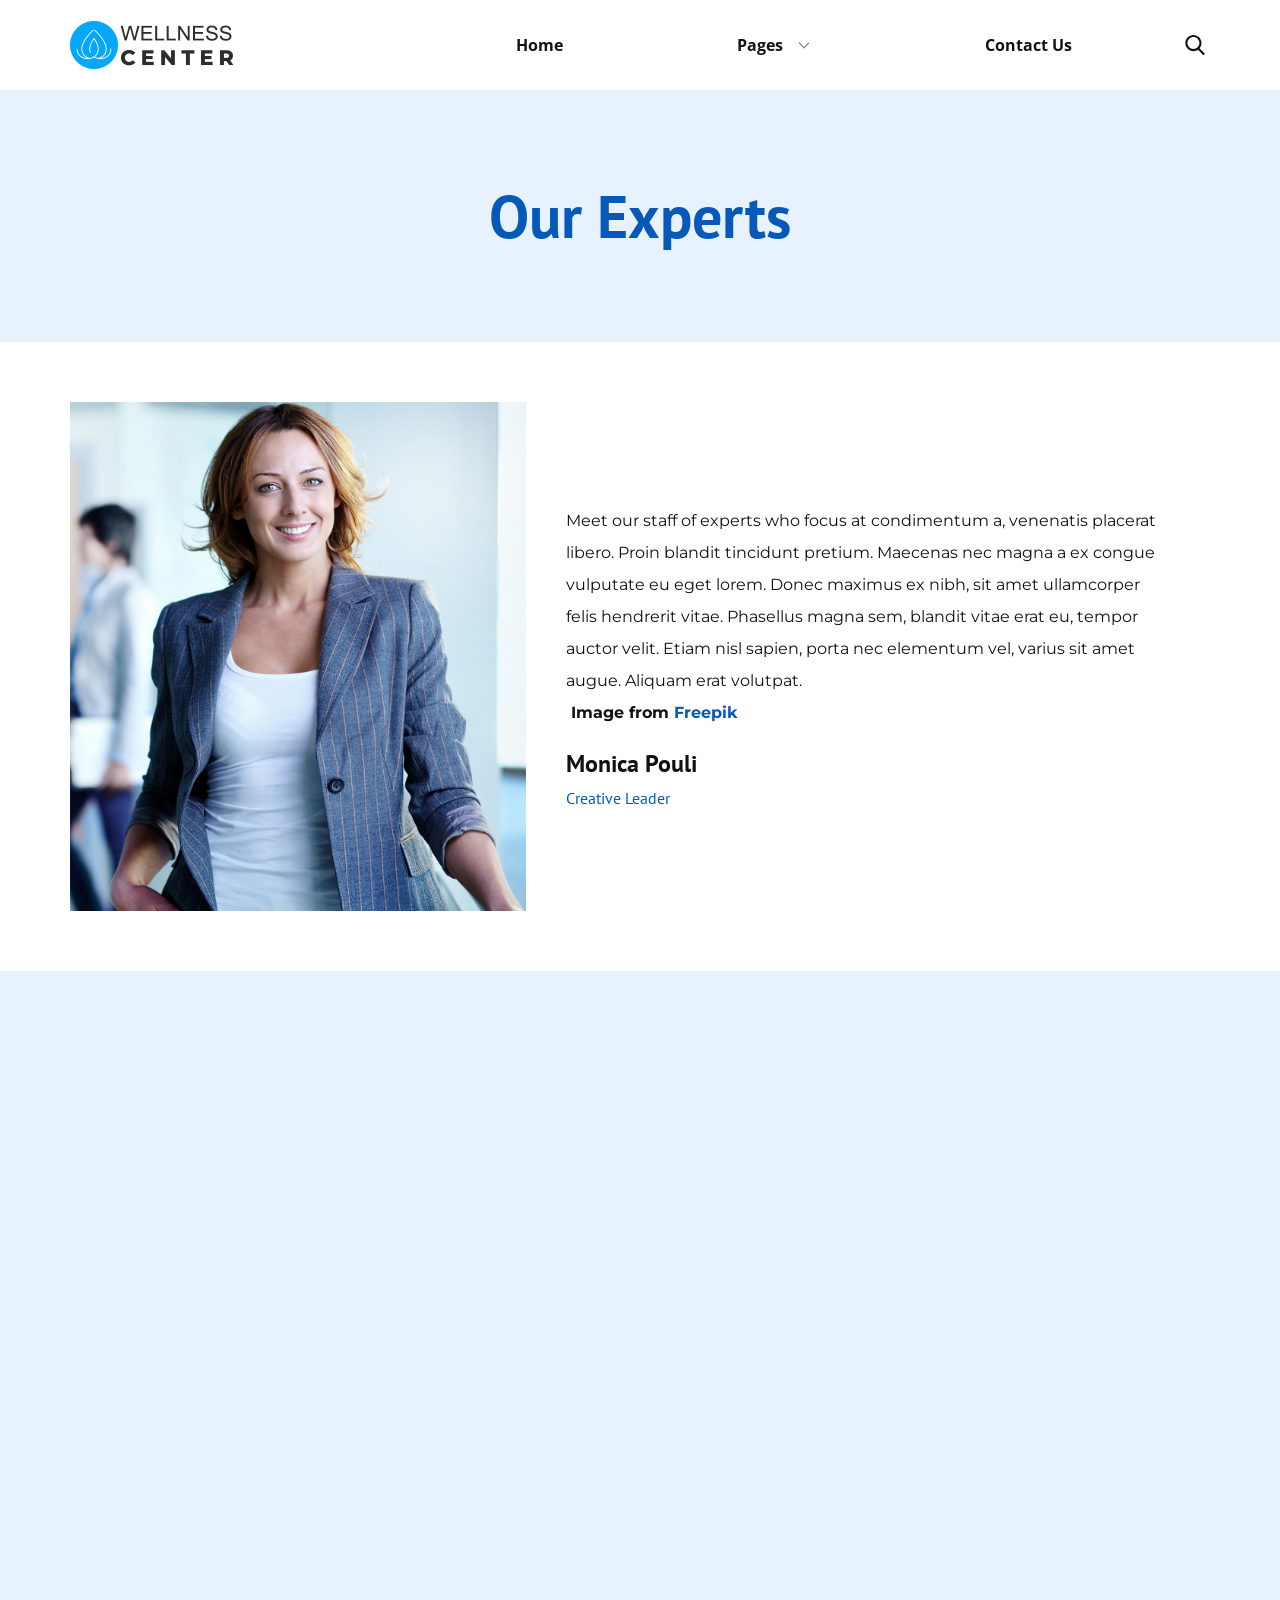
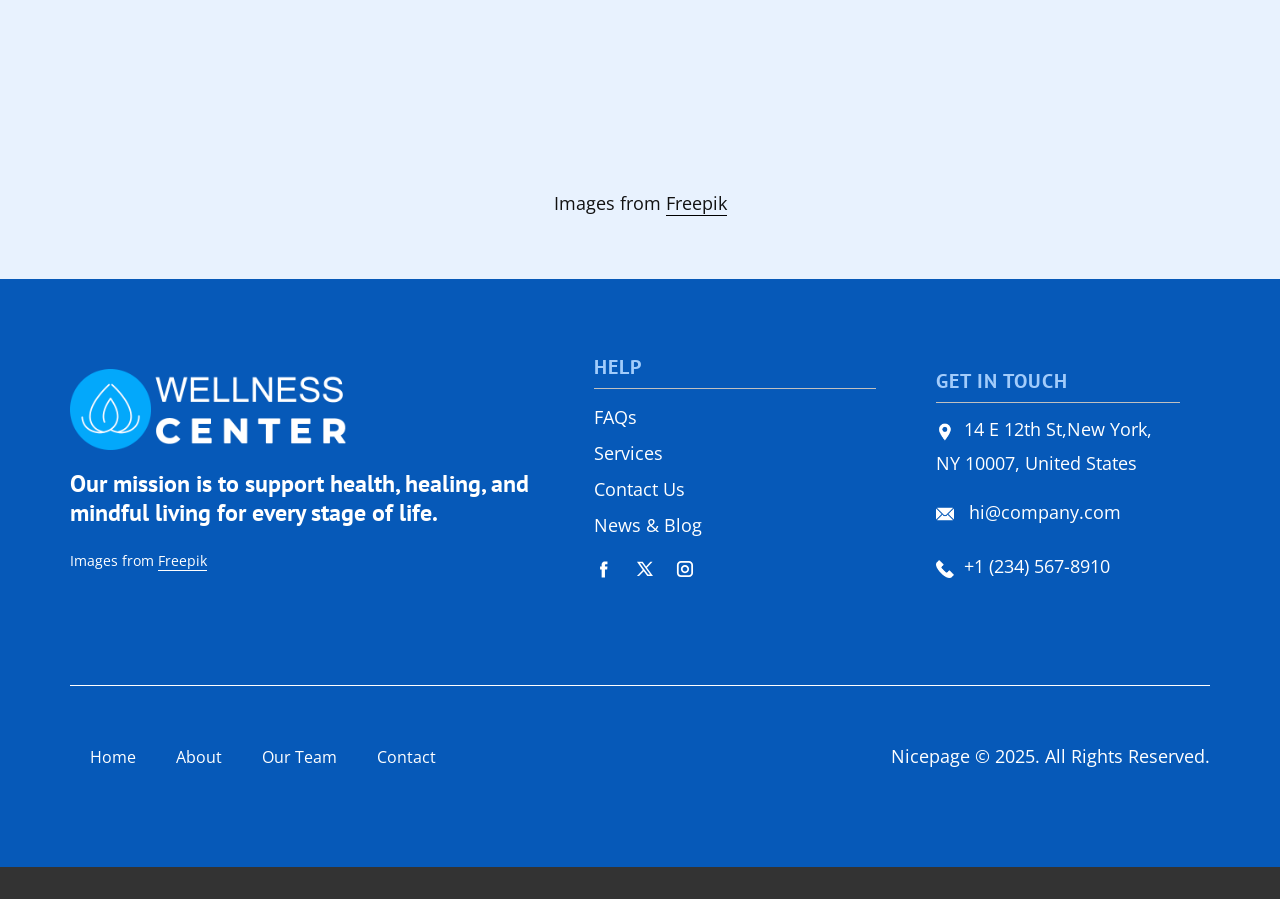
<file: Team.html>
<!DOCTYPE html>
<html style="font-size: 16px;" lang="en"><head>
    <meta name="viewport" content="width=device-width, initial-scale=1.0">
    <meta charset="utf-8">
    <meta name="keywords" content="​Our Experts, Our Amazing Team">
    <meta name="description" content="">
    <title>Team</title>
    <link rel="stylesheet" href="nicepage.css" media="screen">
<link rel="stylesheet" href="Team.css" media="screen">
    <script class="u-script" type="text/javascript" src="jquery.js" defer=""></script>
    <script class="u-script" type="text/javascript" src="nicepage.js" defer=""></script>
    <meta name="generator" content="Nicepage 8.3.6, nicepage.com">
    
    
    
    
    
    <link id="u-page-google-font" rel="stylesheet" href="https://fonts.googleapis.com/css2?display=swap&amp;family=PT+Sans:ital,wght@0,400;0,700;1,400;1,700&amp;family=Open+Sans:ital,wght@0,300;0,400;0,500;0,600;0,700;0,800;1,300;1,400;1,500;1,600;1,700;1,800&amp;family=Montserrat:ital,wght@0,100;0,200;0,300;0,400;0,500;0,600;0,700;0,800;0,900;1,100;1,200;1,300;1,400;1,500;1,600;1,700;1,800;1,900">
    <script type="application/ld+json">{
		"@context": "http://schema.org",
		"@type": "Organization",
		"name": "",
		"logo": "images/logo-black.png",
		"sameAs": [
				"https://facebook.com/name",
				"https://twitter.com/name",
				"https://instagram.com/name"
		]
}</script>
    <meta name="theme-color" content="#0659b8">
    <meta name="twitter:site" content="@">
    <meta name="twitter:card" content="summary_large_image">
    <meta name="twitter:title" content="Team">
    <meta name="twitter:description" content="">
    <meta property="og:title" content="Team">
    <meta property="og:type" content="website">
  <meta data-intl-tel-input-cdn-path="intlTelInput/"></head>
  <body data-path-to-root="./" data-include-products="false" class="u-body u-clearfix u-xl-mode" data-lang="en"><header class="u-clearfix u-header u-header" id="header"><div class="u-clearfix u-sheet u-valign-middle u-valign-middle-xxl u-sheet-1">
        <a href="#" class="u-image u-logo u-image-1" data-image-width="656" data-image-height="192">
          <img src="images/logo-black.png" class="u-logo-image u-logo-image-1">
        </a>
        <nav class="u-dropdown-icon u-menu u-menu-dropdown u-offcanvas u-menu-1" role="navigation" aria-label="Menu navigation">
          <div class="menu-collapse" style="font-size: 1rem; letter-spacing: 0px; font-weight: 700;">
            <a class="u-button-style u-custom-left-right-menu-spacing u-custom-padding-bottom u-custom-text-hover-color u-custom-top-bottom-menu-spacing u-hamburger-link u-nav-link u-text-active-palette-1-base u-text-hover-palette-2-base" href="#" tabindex="-1" aria-label="Open menu" aria-controls="261f">
              <svg class="u-svg-link" viewBox="0 0 24 24"><use xlink:href="#menu-hamburger"></use></svg>
              <svg class="u-svg-content" version="1.1" id="menu-hamburger" viewBox="0 0 16 16" x="0px" y="0px" xmlns:xlink="http://www.w3.org/1999/xlink" xmlns="http://www.w3.org/2000/svg"><g><rect y="1" width="16" height="2"></rect><rect y="7" width="16" height="2"></rect><rect y="13" width="16" height="2"></rect>
</g></svg>
            </a>
          </div>
          <div class="u-custom-menu u-nav-container">
            <ul class="u-nav u-unstyled u-nav-1" role="menubar"><li role="none" class="u-nav-item"><a role="menuitem" class="u-button-style u-nav-link u-text-active-palette-1-base u-text-hover-palette-1-base u-nav-link-2" href="./">Home</a>
</li><li role="none" class="u-nav-item"><a tabindex="-1" role="menuitem" class="u-button-style u-nav-link u-text-active-palette-1-base u-text-hover-palette-1-base u-nav-link-2" aria-haspopup="true" aria-current="page">Pages</a><div class="u-nav-popup"><ul role="menu" class="u-h-spacing-20 u-nav u-unstyled u-v-spacing-10" aria-label="Pages menu"><li role="none" class="u-nav-item"><a role="menuitem" class="u-active-palette-1-base u-button-style u-grey-5 u-hover-palette-1-base u-nav-link" href="About.html">About Us</a>
</li><li role="none" class="u-nav-item"><a tabindex="-1" role="menuitem" class="u-active-palette-1-base u-button-style u-grey-5 u-hover-palette-1-base u-nav-link" href="#">Our Team</a>
</li><li role="none" class="u-nav-item"><a role="menuitem" class="u-active-palette-1-base u-button-style u-grey-5 u-hover-palette-1-base u-nav-link" href="FAQ-Page.html">FAQ</a>
</li></ul>
</div>
</li><li role="none" class="u-nav-item"><a tabindex="-1" role="menuitem" class="u-button-style u-nav-link u-text-active-palette-1-base u-text-hover-palette-1-base u-nav-link-2" href="#">Contact Us</a>
</li></ul>
          </div>
          <div class="u-custom-menu u-nav-container-collapse" id="261f" role="region" aria-label="Menu panel">
            <div class="u-black u-container-style u-inner-container-layout u-opacity u-opacity-95 u-sidenav">
              <div class="u-inner-container-layout u-sidenav-overflow">
                <div class="u-menu-close" tabindex="-1" aria-label="Close menu"></div>
                <ul class="u-align-center u-nav u-popupmenu-items u-unstyled u-nav-3" role="menubar"><li role="none" class="u-nav-item"><a role="menuitem" class="u-button-style u-nav-link" href="./">Home</a>
</li><li role="none" class="u-nav-item"><a tabindex="-1" role="menuitem" class="u-button-style u-nav-link" aria-haspopup="true" aria-current="page">Pages</a><div class="u-nav-popup"><ul role="menu" class="u-h-spacing-20 u-nav u-unstyled u-v-spacing-10" aria-label="Pages menu"><li role="none" class="u-nav-item"><a role="menuitem" class="u-button-style u-nav-link" href="About.html">About Us</a>
</li><li role="none" class="u-nav-item"><a tabindex="-1" role="menuitem" class="u-button-style u-nav-link" href="#">Our Team</a>
</li><li role="none" class="u-nav-item"><a role="menuitem" class="u-button-style u-nav-link" href="FAQ-Page.html">FAQ</a>
</li></ul>
</div>
</li><li role="none" class="u-nav-item"><a tabindex="-1" role="menuitem" class="u-button-style u-nav-link" href="#">Contact Us</a>
</li></ul>
              </div>
            </div>
            <div class="u-black u-menu-overlay u-opacity u-opacity-70"></div>
          </div>
        </nav>
        <form action="#" class="u-search u-search-layout-icon u-search-left u-search-1" data-search-token="no-license" data-href="search/search.html" data-page-id="970116825">
          <div class="u-search-overlay"></div>
          <button class="u-search-button" type="submit"><span class="u-search-icon u-search-icon-1">
              <svg class="u-svg-link" preserveAspectRatio="xMidYMin slice" viewBox="0 0 56.966 56.966"><use xlink:href="#svg-8e85"></use></svg>
              <svg xmlns="http://www.w3.org/2000/svg" xmlns:xlink="http://www.w3.org/1999/xlink" version="1.1" id="svg-8e85" x="0px" y="0px" viewBox="0 0 56.966 56.966" style="enable-background:new 0 0 56.966 56.966;" xml:space="preserve" class="u-svg-content"><path d="M55.146,51.887L41.588,37.786c3.486-4.144,5.396-9.358,5.396-14.786c0-12.682-10.318-23-23-23s-23,10.318-23,23  s10.318,23,23,23c4.761,0,9.298-1.436,13.177-4.162l13.661,14.208c0.571,0.593,1.339,0.92,2.162,0.92  c0.779,0,1.518-0.297,2.079-0.837C56.255,54.982,56.293,53.08,55.146,51.887z M23.984,6c9.374,0,17,7.626,17,17s-7.626,17-17,17  s-17-7.626-17-17S14.61,6,23.984,6z"></path></svg></span>
          </button>
          <input class="u-search-input" type="search" name="search" value="" placeholder="Search">
        </form>
      </div></header>
    <section class="u-clearfix u-container-align-center u-palette-1-light-3 u-section-1" id="block-1">
      <div class="u-clearfix u-sheet u-valign-middle u-sheet-1">
        <h2 class="u-align-center u-text u-text-default u-text-1"> Our Experts</h2>
      </div>
    </section>
    <section class="u-align-left u-clearfix u-container-align-left u-section-2" id="block-2">
      <div class="u-clearfix u-sheet u-valign-middle u-sheet-1">
        <div class="data-layout-selected u-clearfix u-expanded-width u-layout-wrap u-layout-wrap-1">
          <div class="u-layout">
            <div class="u-layout-row">
              <div class="u-align-left u-container-align-left u-container-style u-image u-layout-cell u-size-24-lg u-size-24-xl u-size-32-md u-size-32-sm u-size-32-xs u-image-1" data-image-width="1200" data-image-height="1448">
                <div class="u-container-layout u-container-layout-1"></div>
              </div>
              <div class="u-align-left u-container-align-left u-container-style u-layout-cell u-size-28-md u-size-28-sm u-size-28-xs u-size-36-lg u-size-36-xl u-layout-cell-2">
                <div class="u-container-layout u-valign-middle u-container-layout-2">
                  <p class="u-align-left u-custom-font u-font-montserrat u-text u-text-1"> Meet our staff of experts who focus at condimentum a, venenatis placerat libero. Proin blandit tincidunt pretium. Maecenas nec magna a ex congue vulputate eu eget lorem. Donec maximus ex nibh, sit amet ullamcorper felis hendrerit vitae. Phasellus magna sem, blandit vitae erat eu, tempor auctor velit. Etiam nisl sapien, porta nec elementum vel, varius sit amet augue. Aliquam erat volutpat.<br><span style="font-weight: 700;">&nbsp;Image from <a href="https://www.freepik.com/" class="u-active-none u-border-none u-btn u-button-link u-button-style u-hover-none u-none u-text-palette-1-base u-btn-1">Freepik</a></span>
                  </p>
                  <h4 class="u-align-left u-text u-text-default u-text-2"> Monica Pouli</h4>
                  <h5 class="u-align-left u-text u-text-default u-text-3">Creative Leader</h5>
                </div>
              </div>
            </div>
          </div>
        </div>
      </div>
    </section>
    <section class="u-align-center u-clearfix u-container-align-center u-palette-1-light-3 u-section-3" id="block-3">
      <div class="u-clearfix u-sheet u-valign-middle u-sheet-1">
        <h2 class="u-align-center u-text u-text-body-color u-text-default u-text-1" data-animation-name="customAnimationIn" data-animation-duration="1000">Our Amazing Team</h2>
        <div class="u-expanded-width u-layout-grid u-list u-list-1">
          <div class="u-repeater u-repeater-1">
            <div class="u-align-left u-container-align-left u-container-style u-list-item u-repeater-item u-shape-rectangle u-white u-list-item-1" data-animation-name="customAnimationIn" data-animation-duration="1500" data-animation-delay="500">
              <div class="u-container-layout u-similar-container u-container-layout-1">
                <img alt="" class="u-expanded-width-md u-expanded-width-sm u-expanded-width-xs u-image u-image-default u-image-1" data-image-width="626" data-image-height="417" src="images/woman4.jpg" data-animation-name="customAnimationIn" data-animation-duration="1250" data-animation-delay="250">
                <h3 class="u-text u-text-2"> Jennie Roberts</h3>
                <h6 class="u-text u-text-palette-1-base u-text-3"> Sr. Director of Programs</h6>
              </div>
            </div>
            <div class="u-align-left u-container-align-left u-container-style u-list-item u-repeater-item u-shape-rectangle u-white u-list-item-2" data-animation-name="customAnimationIn" data-animation-duration="1500" data-animation-delay="500">
              <div class="u-container-layout u-similar-container u-container-layout-2">
                <img alt="" class="u-expanded-width-md u-expanded-width-sm u-expanded-width-xs u-image u-image-default u-image-2" data-image-width="626" data-image-height="417" src="images/ddddddd.jpg" data-animation-name="customAnimationIn" data-animation-duration="1250" data-animation-delay="250">
                <h3 class="u-text u-text-4"> James Oliver</h3>
                <h6 class="u-text u-text-palette-1-base u-text-5"> Associate Director of Programs</h6>
              </div>
            </div>
            <div class="u-align-left u-container-align-left u-container-style u-list-item u-repeater-item u-shape-rectangle u-white u-list-item-3" data-animation-name="customAnimationIn" data-animation-duration="1500" data-animation-delay="500">
              <div class="u-container-layout u-similar-container u-container-layout-3">
                <img alt="" class="u-expanded-width-md u-expanded-width-sm u-expanded-width-xs u-image u-image-default u-image-3" data-image-width="626" data-image-height="417" src="images/woman8.jpg" data-animation-name="customAnimationIn" data-animation-duration="1250" data-animation-delay="250">
                <h3 class="u-text u-text-6"> Ann Richmond</h3>
                <h6 class="u-text u-text-palette-1-base u-text-7"> Education Manager</h6>
              </div>
            </div>
            <div class="u-align-left u-container-align-left u-container-style u-list-item u-repeater-item u-shape-rectangle u-white u-list-item-4" data-animation-name="customAnimationIn" data-animation-duration="1500" data-animation-delay="500">
              <div class="u-container-layout u-similar-container u-container-layout-4">
                <img alt="" class="u-expanded-width-md u-expanded-width-sm u-expanded-width-xs u-image u-image-default u-image-4" data-image-width="626" data-image-height="417" src="images/woman9.jpg" data-animation-name="customAnimationIn" data-animation-duration="1250" data-animation-delay="250">
                <h3 class="u-text u-text-8"> Mila Parker</h3>
                <h6 class="u-text u-text-palette-1-base u-text-9"> Office Manager</h6>
              </div>
            </div>
          </div>
        </div>
        <p class="u-align-center u-text u-text-default u-text-10">Images from <a href="https://freepik.com/photos/people" class="u-active-none u-border-1 u-border-active-palette-1-base u-border-black u-border-hover-palette-1-base u-border-no-left u-border-no-right u-border-no-top u-btn u-button-link u-button-style u-hover-none u-none u-text-body-color u-btn-1">Freepik</a>
        </p>
      </div>
    </section>
    
    
    
    <footer class="u-align-center-sm u-align-center-xs u-clearfix u-container-align-center u-footer u-palette-1-base" id="footer"><div class="u-clearfix u-sheet u-valign-middle u-sheet-1">
        <div class="data-layout-selected u-clearfix u-expanded-width u-layout-wrap u-layout-wrap-1">
          <div class="u-gutter-0 u-layout">
            <div class="u-layout-row">
              <div class="u-container-align-left u-container-style u-layout-cell u-shape-rectangle u-size-26-lg u-size-26-xl u-size-26-xxl u-size-40-md u-size-40-sm u-size-40-xs u-layout-cell-1">
                <div class="u-container-layout u-valign-top u-container-layout-1">
                  <a href="" class="u-image u-logo u-image-1" data-image-width="656" data-image-height="192">
                    <img src="images/logo-white-1.png" class="u-logo-image u-logo-image-1">
                  </a>
                  <h4 class="u-align-left u-text u-text-default u-text-1"> Our mission is to support health, healing, and mindful living for every stage of life.</h4>
                  <p class="u-align-left u-text u-text-2">Images from <a href="https://www.freepik.com/" class="u-active-none u-border-1 u-border-active-palette-1-base u-border-hover-palette-1-base u-border-no-left u-border-no-right u-border-no-top u-border-white u-btn u-button-link u-button-style u-hover-none u-none u-text-body-alt-color u-btn-1" target="_blank" data-animation-name="" data-animation-duration="0" data-animation-delay="0" data-animation-direction="">Freepik</a>
                  </p>
                </div>
              </div>
              <div class="u-container-style u-layout-cell u-shape-rectangle u-size-18-lg u-size-18-xl u-size-18-xxl u-size-20-md u-size-20-sm u-size-20-xs u-layout-cell-2">
                <div class="u-container-layout u-valign-top u-container-layout-2">
                  <h5 class="u-align-left u-text u-text-3"> Help</h5>
                  <div class="u-align-left u-border-1 u-border-grey-25 u-border-no-bottom u-border-no-left u-expanded-width u-line u-line-horizontal u-line-1"></div>
                  <p class="u-align-left u-text u-text-4">
                    <a href="#" class="u-active-none u-border-1 u-border-active-white u-border-hover-white u-border-no-left u-border-no-right u-border-no-top u-btn u-button-link u-button-style u-hover-none u-none u-text-active-grey-10 u-text-body-alt-color u-text-hover-grey-10 u-btn-2" title="#" data-animation-name="" data-animation-duration="0" data-animation-delay="0" data-animation-direction=""> FAQs</a>
                    <a href="#" class="u-active-none u-border-1 u-border-active-white u-border-hover-white u-border-no-left u-border-no-right u-border-no-top u-btn u-button-link u-button-style u-hover-none u-none u-text-active-grey-10 u-text-body-alt-color u-text-hover-grey-10 u-btn-3" title="#" data-animation-name="" data-animation-duration="0" data-animation-delay="0" data-animation-direction="">
                      <br>Services
                    </a>
                    <br>
                    <a href="#" class="u-active-none u-border-1 u-border-active-white u-border-hover-white u-border-no-left u-border-no-right u-border-no-top u-btn u-button-link u-button-style u-hover-none u-none u-text-active-grey-10 u-text-body-alt-color u-text-hover-grey-10 u-btn-4" title="#" data-animation-name="" data-animation-duration="0" data-animation-delay="0" data-animation-direction=""> Contact Us<br>
                    </a>
                    <a href="#" class="u-active-none u-border-1 u-border-active-white u-border-hover-white u-border-no-left u-border-no-right u-border-no-top u-btn u-button-link u-button-style u-hover-none u-none u-text-active-grey-10 u-text-body-alt-color u-text-hover-grey-10 u-btn-5" data-animation-name="" data-animation-duration="0" data-animation-delay="0" data-animation-direction=""> News &amp; Blog</a>
                    <br>
                  </p>
                  <div class="u-social-icons u-social-icons-1">
                    <a class="u-social-url" title="facebook" target="_blank" href="https://facebook.com/name"><span class="u-icon u-social-facebook u-social-icon u-text-white u-icon-1"><svg class="u-svg-link" preserveAspectRatio="xMidYMin slice" viewBox="0 0 112 112" style=""><use xlink:href="#svg-58df"></use></svg><svg class="u-svg-content" viewBox="0 0 112 112" x="0" y="0" id="svg-58df"><path fill="currentColor" d="M75.5,28.8H65.4c-1.5,0-4,0.9-4,4.3v9.4h13.9l-1.5,15.8H61.4v45.1H42.8V58.3h-8.8V42.4h8.8V32.2
c0-7.4,3.4-18.8,18.8-18.8h13.8v15.4H75.5z"></path></svg></span>
                    </a>
                    <a class="u-social-url" title="twitter" target="_blank" href="https://twitter.com/name"><span class="u-icon u-social-icon u-social-twitter u-text-white u-icon-2"><svg class="u-svg-link" preserveAspectRatio="xMidYMin slice" viewBox="0 0 112.2 112.2" style=""><use xlink:href="#svg-e10a"></use></svg><svg class="u-svg-content" viewBox="0 0 112.2 112.2" x="0px" y="0px" id="svg-e10a"><path d="M67.1,49.1L98.6,16h-12L62,42L43.2,16H11l32.8,45.2L11,96h11.6l26.3-27.7L69.1,96H101L67.1,49.1z M55,61.9l-5.1-7L27.5,24.4
	h11.4l17.3,23.8l5.1,7.1l23.4,32.2H73.8L55,61.9z"></path></svg></span>
                    </a>
                    <a class="u-social-url" title="instagram" target="_blank" href="https://instagram.com/name"><span class="u-icon u-social-icon u-social-instagram u-text-white u-icon-3"><svg class="u-svg-link" preserveAspectRatio="xMidYMin slice" viewBox="0 0 112 112" style=""><use xlink:href="#svg-3bdf"></use></svg><svg class="u-svg-content" viewBox="0 0 112 112" x="0" y="0" id="svg-3bdf"><path fill="currentColor" d="M55.9,32.9c-12.8,0-23.2,10.4-23.2,23.2s10.4,23.2,23.2,23.2s23.2-10.4,23.2-23.2S68.7,32.9,55.9,32.9z
	 M55.9,69.4c-7.4,0-13.3-6-13.3-13.3c-0.1-7.4,6-13.3,13.3-13.3s13.3,6,13.3,13.3C69.3,63.5,63.3,69.4,55.9,69.4z"></path><path fill="currentColor" d="M78.2,11H33.5C21,11,10.8,21.3,10.8,33.7v44.7c0,12.6,10.2,22.8,22.7,22.8h44.7c12.6,0,22.7-10.2,22.7-22.7
	V33.7C100.8,21.1,90.6,11,78.2,11z M91,78.4c0,7.1-5.8,12.8-12.8,12.8H33.5c-7.1,0-12.8-5.8-12.8-12.8V33.7
	c0-7.1,5.8-12.8,12.8-12.8h44.7c7.1,0,12.8,5.8,12.8,12.8V78.4z"></path></svg></span>
                    </a>
                  </div>
                </div>
              </div>
              <div class="u-container-style u-layout-cell u-shape-rectangle u-size-16-lg u-size-16-xl u-size-16-xxl u-size-60-md u-size-60-sm u-size-60-xs u-layout-cell-3">
                <div class="u-container-layout u-valign-top u-container-layout-3">
                  <h5 class="u-align-left u-text u-text-5"> Get In Touch</h5>
                  <div class="u-align-left u-border-1 u-border-grey-25 u-border-no-bottom u-border-no-left u-expanded-width u-line u-line-horizontal u-line-2" data-animation-name="" data-animation-duration="0" data-animation-delay="0" data-animation-direction=""></div>
                  <p class="u-align-left u-text u-text-6"><span class="u-file-icon u-icon u-text-white u-icon-4"><img src="images/1-b26c8bb7.png" alt=""></span>&nbsp;​​​​14 E 12th St,New York, NY 10007, United States
                  </p>
                  <p class="u-align-left u-text u-text-default u-text-7"><span class="u-file-icon u-icon u-text-white u-icon-5"><img src="images/2-a85e65c4.png" alt=""></span>&nbsp; <a href="mailto:hi@car.repair.com" class="u-active-none u-border-1 u-border-active-white u-border-hover-white u-border-no-left u-border-no-right u-border-no-top u-btn u-button-link u-button-style u-hover-none u-none u-text-active-grey-10 u-text-body-alt-color u-text-hover-grey-10 u-btn-6" data-animation-name="" data-animation-duration="0" data-animation-delay="0" data-animation-direction="">hi@company.com</a>
                  </p>
                  <p class="u-align-left u-text u-text-8">
                    <a href="tel:+12345678910" class="u-active-none u-border-1 u-border-active-white u-border-hover-white u-border-no-left u-border-no-right u-border-no-top u-btn u-button-link u-button-style u-hover-none u-none u-text-active-grey-10 u-text-body-alt-color u-text-hover-grey-10 u-btn-7" data-animation-name="" data-animation-duration="0" data-animation-delay="0" data-animation-direction=""><span class="u-file-icon u-icon u-text-white u-icon-6"><img src="images/3-c91f3b92.png" alt=""></span>&nbsp;​+1 (234) 567-8910
                    </a>
                  </p>
                </div>
              </div>
            </div>
          </div>
        </div>
        <div class="u-align-center u-border-1 u-border-white u-expanded-width u-line u-line-horizontal u-line-3"></div>
        <div class="data-layout-selected u-clearfix u-expanded-width u-layout-custom-xs u-layout-wrap u-layout-wrap-2">
          <div class="u-layout">
            <div class="u-layout-row">
              <div class="u-container-style u-layout-cell u-size-14-xs u-size-30-lg u-size-30-xl u-size-30-xxl u-size-60-md u-size-60-sm u-layout-cell-4">
                <div class="u-container-layout u-valign-middle u-container-layout-4">
                  <nav class="u-menu u-menu-dropdown u-offcanvas u-menu-1" data-responsive-from="XS" role="navigation">
                    <div class="menu-collapse">
                      <a class="u-button-style u-hamburger-link u-nav-link" aria-label="Open menu" aria-controls="e226" href="#">
                        <svg class="u-svg-link" viewBox="0 0 24 24"><use xlink:href="#svg-23e0"></use></svg>
                        <svg class="u-svg-content" version="1.1" id="svg-23e0" viewBox="0 0 16 16" x="0px" y="0px" xmlns:xlink="http://www.w3.org/1999/xlink" xmlns="http://www.w3.org/2000/svg"><g><rect y="1" width="16" height="2"></rect><rect y="7" width="16" height="2"></rect><rect y="13" width="16" height="2"></rect>
</g></svg>
                      </a>
                    </div>
                    <div class="u-custom-menu u-nav-container">
                      <ul class="u-nav u-unstyled" role="menubar"><li class="u-nav-item" role="none"><a class="u-button-style u-nav-link" href="#" tabindex="-1" role="menuitem" aria-haspopup="true" aria-expanded="false">Home</a>
</li><li class="u-nav-item" role="none"><a class="u-button-style u-nav-link" href="#" tabindex="-1" role="menuitem">About</a>
</li><li class="u-nav-item" role="none"><a class="u-button-style u-nav-link" href="#" tabindex="-1" role="menuitem">Our Team</a>
</li><li class="u-nav-item" role="none"><a class="u-button-style u-nav-link" href="#" tabindex="-1" role="menuitem">Contact</a>
</li></ul>
                    </div>
                    <div id="e226" role="region" aria-label="Menu panel" class="u-custom-menu u-nav-container-collapse">
                      <div class="u-black u-container-style u-inner-container-layout u-opacity u-opacity-95 u-sidenav">
                        <div class="u-inner-container-layout u-sidenav-overflow">
                          <div class="u-menu-close" aria-label="Close menu"></div>
                          <ul class="u-align-center u-nav u-popupmenu-items u-unstyled u-nav-2"><li class="u-nav-item"><a class="u-button-style u-nav-link" href="#">Home</a>
</li><li class="u-nav-item"><a class="u-button-style u-nav-link" href="#">About</a>
</li><li class="u-nav-item"><a class="u-button-style u-nav-link" href="#">Our Team</a>
</li><li class="u-nav-item"><a class="u-button-style u-nav-link" href="#">Contact</a>
</li></ul>
                        </div>
                      </div>
                      <div class="u-black u-menu-overlay u-opacity u-opacity-70"></div>
                    </div>
                    <style class="menu-style">@media (max-width: 539px) {
                    [data-responsive-from="XS"] .u-nav-container {
                        display: none;
                    }
                    [data-responsive-from="XS"] .menu-collapse {
                        display: block;
                    }
                }</style>
                  </nav>
                </div>
              </div>
              <div class="u-container-align-left-md u-container-align-left-sm u-container-align-left-xs u-container-align-right-lg u-container-align-right-xl u-container-align-right-xxl u-container-style u-layout-cell u-size-30-lg u-size-30-xl u-size-30-xxl u-size-46-xs u-size-60-md u-size-60-sm u-layout-cell-5">
                <div class="u-container-layout u-valign-middle u-container-layout-5">
                  <p class="u-align-left-md u-align-left-sm u-align-left-xs u-align-right-lg u-align-right-xl u-align-right-xxl u-text u-text-default u-text-9">Nicepage © 2025. All Rights Reserved.</p>
                </div>
              </div>
            </div>
          </div>
        </div>
      </div></footer>
    <section class="u-backlink u-clearfix u-grey-80"></section>
  
</body></html>
</file>
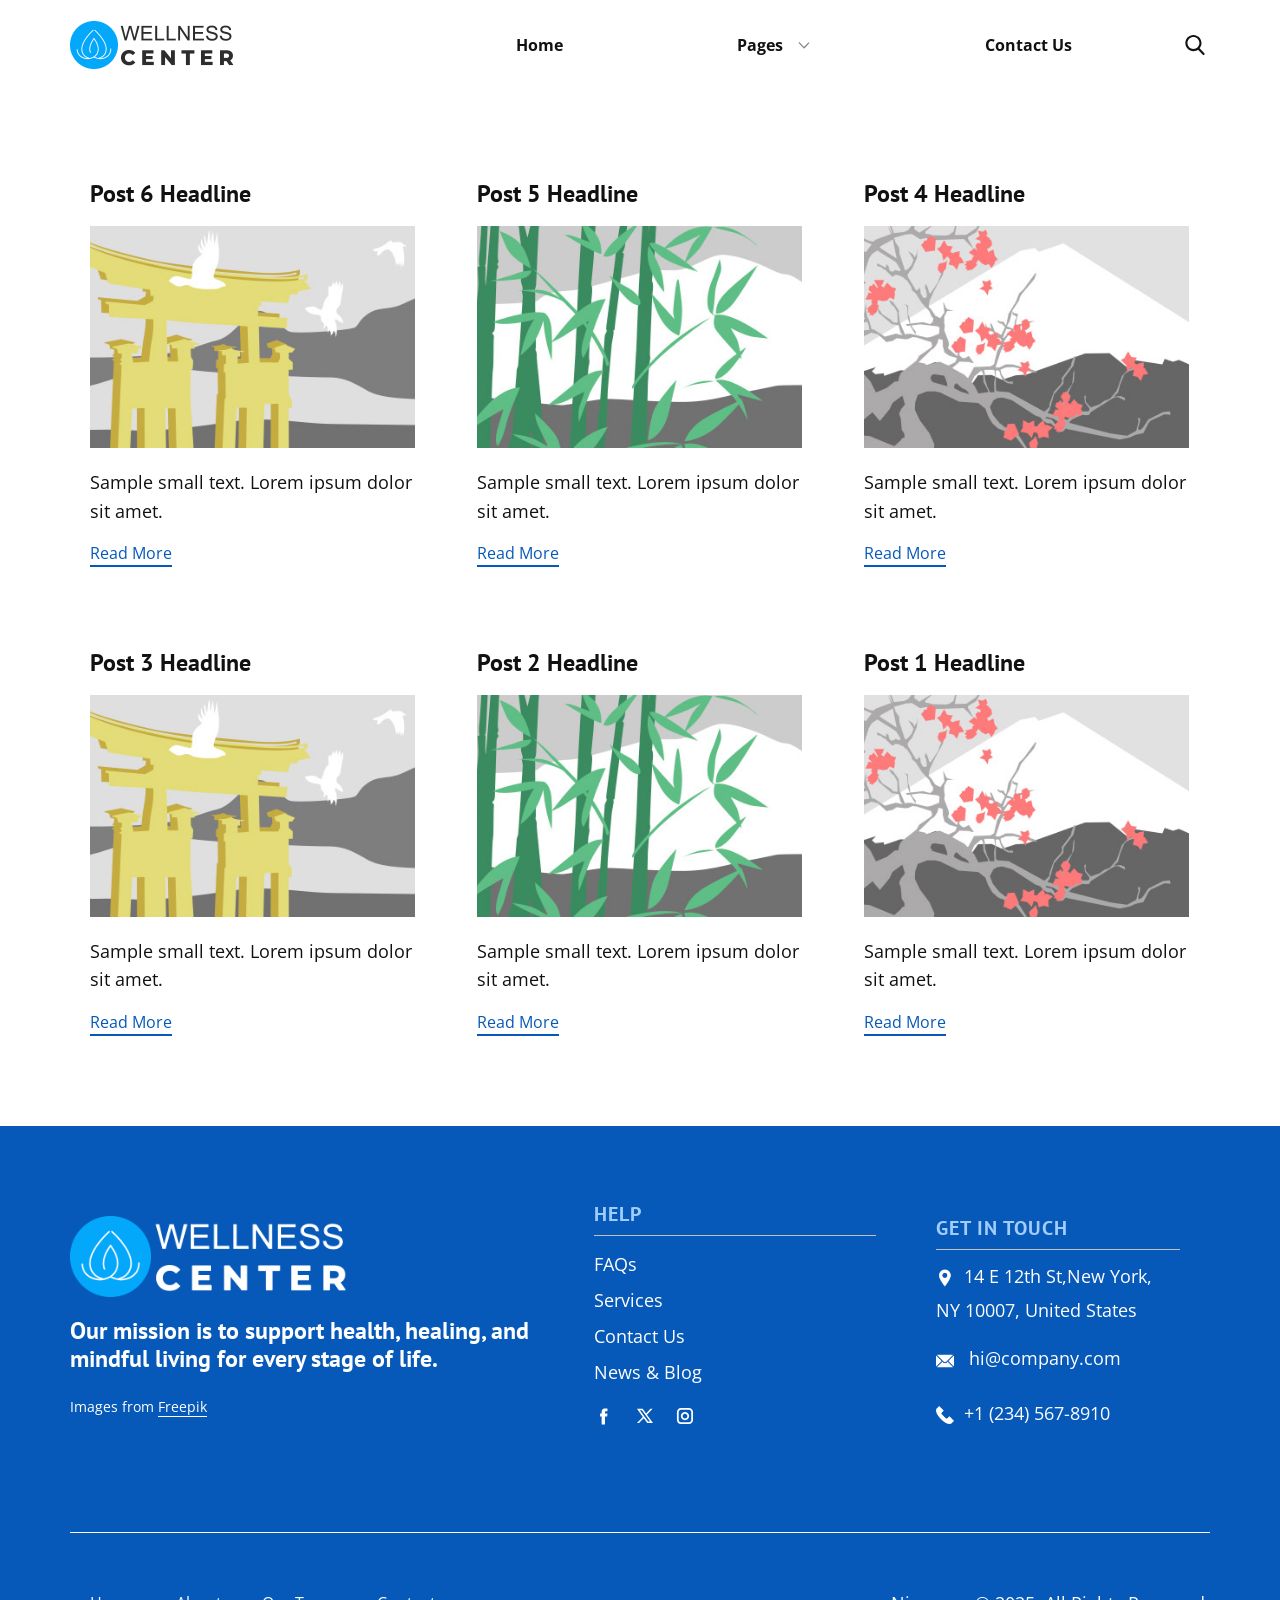
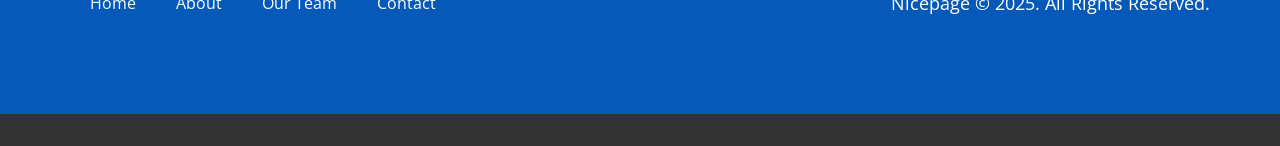
<file: blog/blog.html>
<!DOCTYPE html>
<html style="font-size: 16px;" lang="en"><head>
    <meta name="viewport" content="width=device-width, initial-scale=1.0">
    <meta charset="utf-8">
    <meta name="keywords" content="">
    <meta name="description" content="">
    <title>Blog</title>
    <link rel="stylesheet" href="../nicepage.css" media="screen">
<link rel="stylesheet" href="../Blog-Template.css" media="screen">
    <script class="u-script" type="text/javascript" src="../jquery.js" defer=""></script>
    <script class="u-script" type="text/javascript" src="../nicepage.js" defer=""></script>
    <meta name="generator" content="Nicepage 8.3.6, nicepage.com">
    
    
    
    <link id="u-page-google-font" rel="stylesheet" href="https://fonts.googleapis.com/css2?display=swap&amp;family=PT+Sans:ital,wght@0,400;0,700;1,400;1,700&amp;family=Open+Sans:ital,wght@0,300;0,400;0,500;0,600;0,700;0,800;1,300;1,400;1,500;1,600;1,700;1,800">
    <script type="application/ld+json">{
		"@context": "http://schema.org",
		"@type": "Organization",
		"name": "",
		"logo": "images/logo-black.png",
		"sameAs": [
				"https://facebook.com/name",
				"https://twitter.com/name",
				"https://instagram.com/name"
		]
}</script>
    <meta name="theme-color" content="#0659b8">
    <meta name="twitter:site" content="@">
    <meta name="twitter:card" content="summary_large_image">
    <meta name="twitter:title" content="Blog">
    <meta name="twitter:description" content="">
  <meta data-intl-tel-input-cdn-path="intlTelInput/"></head>
  <body data-path-to-root="../" data-include-products="false" class="u-body u-xl-mode" data-lang="en"><header class="u-clearfix u-header u-header" id="header"><div class="u-clearfix u-sheet u-valign-middle u-valign-middle-xxl u-sheet-1">
        <a href="#" class="u-image u-logo u-image-1" data-image-width="656" data-image-height="192">
          <img src="../images/logo-black.png" class="u-logo-image u-logo-image-1">
        </a>
        <nav class="u-dropdown-icon u-menu u-menu-dropdown u-offcanvas u-menu-1" role="navigation" aria-label="Menu navigation">
          <div class="menu-collapse" style="font-size: 1rem; letter-spacing: 0px; font-weight: 700;">
            <a class="u-button-style u-custom-left-right-menu-spacing u-custom-padding-bottom u-custom-text-hover-color u-custom-top-bottom-menu-spacing u-hamburger-link u-nav-link u-text-active-palette-1-base u-text-hover-palette-2-base" href="#" tabindex="-1" aria-label="Open menu" aria-controls="261f">
              <svg class="u-svg-link" viewBox="0 0 24 24"><use xlink:href="#menu-hamburger"></use></svg>
              <svg class="u-svg-content" version="1.1" id="menu-hamburger" viewBox="0 0 16 16" x="0px" y="0px" xmlns:xlink="http://www.w3.org/1999/xlink" xmlns="http://www.w3.org/2000/svg"><g><rect y="1" width="16" height="2"></rect><rect y="7" width="16" height="2"></rect><rect y="13" width="16" height="2"></rect>
</g></svg>
            </a>
          </div>
          <div class="u-custom-menu u-nav-container">
            <ul class="u-nav u-unstyled u-nav-1" role="menubar"><li role="none" class="u-nav-item"><a role="menuitem" class="u-button-style u-nav-link u-text-active-palette-1-base u-text-hover-palette-1-base u-nav-link-2" href="../">Home</a>
</li><li role="none" class="u-nav-item"><a tabindex="-1" role="menuitem" class="u-button-style u-nav-link u-text-active-palette-1-base u-text-hover-palette-1-base u-nav-link-2" aria-haspopup="true" aria-current="page">Pages</a><div class="u-nav-popup"><ul role="menu" class="u-h-spacing-20 u-nav u-unstyled u-v-spacing-10" aria-label="Pages menu"><li role="none" class="u-nav-item"><a role="menuitem" class="u-active-palette-1-base u-button-style u-grey-5 u-hover-palette-1-base u-nav-link" href="../About.html">About Us</a>
</li><li role="none" class="u-nav-item"><a tabindex="-1" role="menuitem" class="u-active-palette-1-base u-button-style u-grey-5 u-hover-palette-1-base u-nav-link" href="#">Our Team</a>
</li><li role="none" class="u-nav-item"><a role="menuitem" class="u-active-palette-1-base u-button-style u-grey-5 u-hover-palette-1-base u-nav-link" href="../FAQ-Page.html">FAQ</a>
</li></ul>
</div>
</li><li role="none" class="u-nav-item"><a tabindex="-1" role="menuitem" class="u-button-style u-nav-link u-text-active-palette-1-base u-text-hover-palette-1-base u-nav-link-2" href="#">Contact Us</a>
</li></ul>
          </div>
          <div class="u-custom-menu u-nav-container-collapse" id="261f" role="region" aria-label="Menu panel">
            <div class="u-black u-container-style u-inner-container-layout u-opacity u-opacity-95 u-sidenav">
              <div class="u-inner-container-layout u-sidenav-overflow">
                <div class="u-menu-close" tabindex="-1" aria-label="Close menu"></div>
                <ul class="u-align-center u-nav u-popupmenu-items u-unstyled u-nav-3" role="menubar"><li role="none" class="u-nav-item"><a role="menuitem" class="u-button-style u-nav-link" href="../">Home</a>
</li><li role="none" class="u-nav-item"><a tabindex="-1" role="menuitem" class="u-button-style u-nav-link" aria-haspopup="true" aria-current="page">Pages</a><div class="u-nav-popup"><ul role="menu" class="u-h-spacing-20 u-nav u-unstyled u-v-spacing-10" aria-label="Pages menu"><li role="none" class="u-nav-item"><a role="menuitem" class="u-button-style u-nav-link" href="../About.html">About Us</a>
</li><li role="none" class="u-nav-item"><a tabindex="-1" role="menuitem" class="u-button-style u-nav-link" href="#">Our Team</a>
</li><li role="none" class="u-nav-item"><a role="menuitem" class="u-button-style u-nav-link" href="../FAQ-Page.html">FAQ</a>
</li></ul>
</div>
</li><li role="none" class="u-nav-item"><a tabindex="-1" role="menuitem" class="u-button-style u-nav-link" href="#">Contact Us</a>
</li></ul>
              </div>
            </div>
            <div class="u-black u-menu-overlay u-opacity u-opacity-70"></div>
          </div>
        </nav>
        <form action="#" class="u-search u-search-layout-icon u-search-left u-search-1" data-search-token="no-license" data-href="../search/search.html" data-page-id="970116825">
          <div class="u-search-overlay"></div>
          <button class="u-search-button" type="submit"><span class="u-search-icon u-search-icon-1">
              <svg class="u-svg-link" preserveAspectRatio="xMidYMin slice" viewBox="0 0 56.966 56.966"><use xlink:href="#svg-8e85"></use></svg>
              <svg xmlns="http://www.w3.org/2000/svg" xmlns:xlink="http://www.w3.org/1999/xlink" version="1.1" id="svg-8e85" x="0px" y="0px" viewBox="0 0 56.966 56.966" style="enable-background:new 0 0 56.966 56.966;" xml:space="preserve" class="u-svg-content"><path d="M55.146,51.887L41.588,37.786c3.486-4.144,5.396-9.358,5.396-14.786c0-12.682-10.318-23-23-23s-23,10.318-23,23  s10.318,23,23,23c4.761,0,9.298-1.436,13.177-4.162l13.661,14.208c0.571,0.593,1.339,0.92,2.162,0.92  c0.779,0,1.518-0.297,2.079-0.837C56.255,54.982,56.293,53.08,55.146,51.887z M23.984,6c9.374,0,17,7.626,17,17s-7.626,17-17,17  s-17-7.626-17-17S14.61,6,23.984,6z"></path></svg></span>
          </button>
          <input class="u-search-input" type="search" name="search" value="" placeholder="Search">
        </form>
      </div></header>
    <section class="u-clearfix u-section-1" id="block-2">
      <div class="u-clearfix u-sheet u-valign-middle u-sheet-1"><!--blog--><!--blog_options_json--><!--{"type":"Recent","source":"","tags":"","count":""}--><!--/blog_options_json-->
        <div class="u-blog u-expanded-width u-repeater u-repeater-1" data-blog-id="blog-1"><!--blog_post-->
          <div class="u-blog-post u-container-style u-repeater-item u-white u-repeater-item-1">
            <div class="u-container-layout u-similar-container u-valign-top u-container-layout-1"><!--blog_post_header-->
              <h4 class="u-blog-control u-text u-text-1">
                <a class="u-post-header-link" href="../blog/post-5.html">Post 6 Headline</a>
              </h4><!--/blog_post_header--><!--blog_post_image-->
              <img alt="" class="u-blog-control u-expanded-width u-image u-image-default u-image-1" src="../images/8ad73f3c.jpeg" data-href="../blog/post-5.html"><!--/blog_post_image--><!--blog_post_content-->
              <div class="u-blog-control u-post-content u-text u-text-2 fr-view">Sample small text. Lorem ipsum dolor sit amet.</div><!--/blog_post_content--><!--blog_post_readmore-->
              <a href="../blog/post-5.html" class="u-blog-control u-border-2 u-border-palette-1-base u-btn u-btn-rectangle u-button-style u-none u-btn-1"><!--blog_post_readmore_content--><!--options_json--><!--{"content":"","defaultValue":"Read More"}--><!--/options_json-->Read More<!--/blog_post_readmore_content--></a><!--/blog_post_readmore-->
            </div>
          </div><div class="u-blog-post u-container-style u-repeater-item u-video-cover u-white">
            <div class="u-container-layout u-similar-container u-valign-top u-container-layout-2"><!--blog_post_header-->
              <h4 class="u-blog-control u-text u-text-3">
                <a class="u-post-header-link" href="../blog/post-4.html">Post 5 Headline</a>
              </h4><!--/blog_post_header--><!--blog_post_image-->
              <img alt="" class="u-blog-control u-expanded-width u-image u-image-default u-image-2" src="../images/68f64b9d.jpeg" data-href="../blog/post-4.html"><!--/blog_post_image--><!--blog_post_content-->
              <div class="u-blog-control u-post-content u-text u-text-4 fr-view">Sample small text. Lorem ipsum dolor sit amet.</div><!--/blog_post_content--><!--blog_post_readmore-->
              <a href="../blog/post-4.html" class="u-blog-control u-border-2 u-border-palette-1-base u-btn u-btn-rectangle u-button-style u-none u-btn-2"><!--blog_post_readmore_content--><!--options_json--><!--{"content":"","defaultValue":"Read More"}--><!--/options_json-->Read More<!--/blog_post_readmore_content--></a><!--/blog_post_readmore-->
            </div>
          </div><div class="u-blog-post u-container-style u-repeater-item u-video-cover u-white">
            <div class="u-container-layout u-similar-container u-valign-top u-container-layout-3"><!--blog_post_header-->
              <h4 class="u-blog-control u-text u-text-5">
                <a class="u-post-header-link" href="../blog/post-3.html">Post 4 Headline</a>
              </h4><!--/blog_post_header--><!--blog_post_image-->
              <img alt="" class="u-blog-control u-expanded-width u-image u-image-default u-image-3" src="../images/0fd3416c.jpeg" data-href="../blog/post-3.html"><!--/blog_post_image--><!--blog_post_content-->
              <div class="u-blog-control u-post-content u-text u-text-6 fr-view">Sample small text. Lorem ipsum dolor sit amet.</div><!--/blog_post_content--><!--blog_post_readmore-->
              <a href="../blog/post-3.html" class="u-blog-control u-border-2 u-border-palette-1-base u-btn u-btn-rectangle u-button-style u-none u-btn-3"><!--blog_post_readmore_content--><!--options_json--><!--{"content":"","defaultValue":"Read More"}--><!--/options_json-->Read More<!--/blog_post_readmore_content--></a><!--/blog_post_readmore-->
            </div>
          </div><div class="u-blog-post u-container-style u-repeater-item u-white u-repeater-item-1">
            <div class="u-container-layout u-similar-container u-valign-top u-container-layout-1"><!--blog_post_header-->
              <h4 class="u-blog-control u-text u-text-1">
                <a class="u-post-header-link" href="../blog/post-2.html">Post 3 Headline</a>
              </h4><!--/blog_post_header--><!--blog_post_image-->
              <img alt="" class="u-blog-control u-expanded-width u-image u-image-default u-image-1" src="../images/8ad73f3c.jpeg" data-href="../blog/post-2.html"><!--/blog_post_image--><!--blog_post_content-->
              <div class="u-blog-control u-post-content u-text u-text-2 fr-view">Sample small text. Lorem ipsum dolor sit amet.</div><!--/blog_post_content--><!--blog_post_readmore-->
              <a href="../blog/post-2.html" class="u-blog-control u-border-2 u-border-palette-1-base u-btn u-btn-rectangle u-button-style u-none u-btn-1"><!--blog_post_readmore_content--><!--options_json--><!--{"content":"","defaultValue":"Read More"}--><!--/options_json-->Read More<!--/blog_post_readmore_content--></a><!--/blog_post_readmore-->
            </div>
          </div><div class="u-blog-post u-container-style u-repeater-item u-video-cover u-white">
            <div class="u-container-layout u-similar-container u-valign-top u-container-layout-2"><!--blog_post_header-->
              <h4 class="u-blog-control u-text u-text-3">
                <a class="u-post-header-link" href="../blog/post-1.html">Post 2 Headline</a>
              </h4><!--/blog_post_header--><!--blog_post_image-->
              <img alt="" class="u-blog-control u-expanded-width u-image u-image-default u-image-2" src="../images/68f64b9d.jpeg" data-href="../blog/post-1.html"><!--/blog_post_image--><!--blog_post_content-->
              <div class="u-blog-control u-post-content u-text u-text-4 fr-view">Sample small text. Lorem ipsum dolor sit amet.</div><!--/blog_post_content--><!--blog_post_readmore-->
              <a href="../blog/post-1.html" class="u-blog-control u-border-2 u-border-palette-1-base u-btn u-btn-rectangle u-button-style u-none u-btn-2"><!--blog_post_readmore_content--><!--options_json--><!--{"content":"","defaultValue":"Read More"}--><!--/options_json-->Read More<!--/blog_post_readmore_content--></a><!--/blog_post_readmore-->
            </div>
          </div><div class="u-blog-post u-container-style u-repeater-item u-video-cover u-white">
            <div class="u-container-layout u-similar-container u-valign-top u-container-layout-3"><!--blog_post_header-->
              <h4 class="u-blog-control u-text u-text-5">
                <a class="u-post-header-link" href="../blog/post.html">Post 1 Headline</a>
              </h4><!--/blog_post_header--><!--blog_post_image-->
              <img alt="" class="u-blog-control u-expanded-width u-image u-image-default u-image-3" src="../images/0fd3416c.jpeg" data-href="../blog/post.html"><!--/blog_post_image--><!--blog_post_content-->
              <div class="u-blog-control u-post-content u-text u-text-6 fr-view">Sample small text. Lorem ipsum dolor sit amet.</div><!--/blog_post_content--><!--blog_post_readmore-->
              <a href="../blog/post.html" class="u-blog-control u-border-2 u-border-palette-1-base u-btn u-btn-rectangle u-button-style u-none u-btn-3"><!--blog_post_readmore_content--><!--options_json--><!--{"content":"","defaultValue":"Read More"}--><!--/options_json-->Read More<!--/blog_post_readmore_content--></a><!--/blog_post_readmore-->
            </div>
          </div><!--/blog_post--><!--blog_post-->
          <!--/blog_post--><!--blog_post-->
          <!--/blog_post-->
        </div><!--/blog-->
      </div>
    </section>
    
    
    
    <footer class="u-align-center-sm u-align-center-xs u-clearfix u-container-align-center u-footer u-palette-1-base" id="footer"><div class="u-clearfix u-sheet u-valign-middle u-sheet-1">
        <div class="data-layout-selected u-clearfix u-expanded-width u-layout-wrap u-layout-wrap-1">
          <div class="u-gutter-0 u-layout">
            <div class="u-layout-row">
              <div class="u-container-align-left u-container-style u-layout-cell u-shape-rectangle u-size-26-lg u-size-26-xl u-size-26-xxl u-size-40-md u-size-40-sm u-size-40-xs u-layout-cell-1">
                <div class="u-container-layout u-valign-top u-container-layout-1">
                  <a href="" class="u-image u-logo u-image-1" data-image-width="656" data-image-height="192">
                    <img src="../images/logo-white-1.png" class="u-logo-image u-logo-image-1">
                  </a>
                  <h4 class="u-align-left u-text u-text-default u-text-1"> Our mission is to support health, healing, and mindful living for every stage of life.</h4>
                  <p class="u-align-left u-text u-text-2">Images from <a href="https://www.freepik.com/" class="u-active-none u-border-1 u-border-active-palette-1-base u-border-hover-palette-1-base u-border-no-left u-border-no-right u-border-no-top u-border-white u-btn u-button-link u-button-style u-hover-none u-none u-text-body-alt-color u-btn-1" target="_blank" data-animation-name="" data-animation-duration="0" data-animation-delay="0" data-animation-direction="">Freepik</a>
                  </p>
                </div>
              </div>
              <div class="u-container-style u-layout-cell u-shape-rectangle u-size-18-lg u-size-18-xl u-size-18-xxl u-size-20-md u-size-20-sm u-size-20-xs u-layout-cell-2">
                <div class="u-container-layout u-valign-top u-container-layout-2">
                  <h5 class="u-align-left u-text u-text-3"> Help</h5>
                  <div class="u-align-left u-border-1 u-border-grey-25 u-border-no-bottom u-border-no-left u-expanded-width u-line u-line-horizontal u-line-1"></div>
                  <p class="u-align-left u-text u-text-4">
                    <a href="#" class="u-active-none u-border-1 u-border-active-white u-border-hover-white u-border-no-left u-border-no-right u-border-no-top u-btn u-button-link u-button-style u-hover-none u-none u-text-active-grey-10 u-text-body-alt-color u-text-hover-grey-10 u-btn-2" title="#" data-animation-name="" data-animation-duration="0" data-animation-delay="0" data-animation-direction=""> FAQs</a>
                    <a href="#" class="u-active-none u-border-1 u-border-active-white u-border-hover-white u-border-no-left u-border-no-right u-border-no-top u-btn u-button-link u-button-style u-hover-none u-none u-text-active-grey-10 u-text-body-alt-color u-text-hover-grey-10 u-btn-3" title="#" data-animation-name="" data-animation-duration="0" data-animation-delay="0" data-animation-direction="">
                      <br>Services
                    </a>
                    <br>
                    <a href="#" class="u-active-none u-border-1 u-border-active-white u-border-hover-white u-border-no-left u-border-no-right u-border-no-top u-btn u-button-link u-button-style u-hover-none u-none u-text-active-grey-10 u-text-body-alt-color u-text-hover-grey-10 u-btn-4" title="#" data-animation-name="" data-animation-duration="0" data-animation-delay="0" data-animation-direction=""> Contact Us<br>
                    </a>
                    <a href="#" class="u-active-none u-border-1 u-border-active-white u-border-hover-white u-border-no-left u-border-no-right u-border-no-top u-btn u-button-link u-button-style u-hover-none u-none u-text-active-grey-10 u-text-body-alt-color u-text-hover-grey-10 u-btn-5" data-animation-name="" data-animation-duration="0" data-animation-delay="0" data-animation-direction=""> News &amp; Blog</a>
                    <br>
                  </p>
                  <div class="u-social-icons u-social-icons-1">
                    <a class="u-social-url" title="facebook" target="_blank" href="https://facebook.com/name"><span class="u-icon u-social-facebook u-social-icon u-text-white u-icon-1"><svg class="u-svg-link" preserveAspectRatio="xMidYMin slice" viewBox="0 0 112 112" style=""><use xlink:href="#svg-58df"></use></svg><svg class="u-svg-content" viewBox="0 0 112 112" x="0" y="0" id="svg-58df"><path fill="currentColor" d="M75.5,28.8H65.4c-1.5,0-4,0.9-4,4.3v9.4h13.9l-1.5,15.8H61.4v45.1H42.8V58.3h-8.8V42.4h8.8V32.2
c0-7.4,3.4-18.8,18.8-18.8h13.8v15.4H75.5z"></path></svg></span>
                    </a>
                    <a class="u-social-url" title="twitter" target="_blank" href="https://twitter.com/name"><span class="u-icon u-social-icon u-social-twitter u-text-white u-icon-2"><svg class="u-svg-link" preserveAspectRatio="xMidYMin slice" viewBox="0 0 112.2 112.2" style=""><use xlink:href="#svg-e10a"></use></svg><svg class="u-svg-content" viewBox="0 0 112.2 112.2" x="0px" y="0px" id="svg-e10a"><path d="M67.1,49.1L98.6,16h-12L62,42L43.2,16H11l32.8,45.2L11,96h11.6l26.3-27.7L69.1,96H101L67.1,49.1z M55,61.9l-5.1-7L27.5,24.4
	h11.4l17.3,23.8l5.1,7.1l23.4,32.2H73.8L55,61.9z"></path></svg></span>
                    </a>
                    <a class="u-social-url" title="instagram" target="_blank" href="https://instagram.com/name"><span class="u-icon u-social-icon u-social-instagram u-text-white u-icon-3"><svg class="u-svg-link" preserveAspectRatio="xMidYMin slice" viewBox="0 0 112 112" style=""><use xlink:href="#svg-3bdf"></use></svg><svg class="u-svg-content" viewBox="0 0 112 112" x="0" y="0" id="svg-3bdf"><path fill="currentColor" d="M55.9,32.9c-12.8,0-23.2,10.4-23.2,23.2s10.4,23.2,23.2,23.2s23.2-10.4,23.2-23.2S68.7,32.9,55.9,32.9z
	 M55.9,69.4c-7.4,0-13.3-6-13.3-13.3c-0.1-7.4,6-13.3,13.3-13.3s13.3,6,13.3,13.3C69.3,63.5,63.3,69.4,55.9,69.4z"></path><path fill="currentColor" d="M78.2,11H33.5C21,11,10.8,21.3,10.8,33.7v44.7c0,12.6,10.2,22.8,22.7,22.8h44.7c12.6,0,22.7-10.2,22.7-22.7
	V33.7C100.8,21.1,90.6,11,78.2,11z M91,78.4c0,7.1-5.8,12.8-12.8,12.8H33.5c-7.1,0-12.8-5.8-12.8-12.8V33.7
	c0-7.1,5.8-12.8,12.8-12.8h44.7c7.1,0,12.8,5.8,12.8,12.8V78.4z"></path></svg></span>
                    </a>
                  </div>
                </div>
              </div>
              <div class="u-container-style u-layout-cell u-shape-rectangle u-size-16-lg u-size-16-xl u-size-16-xxl u-size-60-md u-size-60-sm u-size-60-xs u-layout-cell-3">
                <div class="u-container-layout u-valign-top u-container-layout-3">
                  <h5 class="u-align-left u-text u-text-5"> Get In Touch</h5>
                  <div class="u-align-left u-border-1 u-border-grey-25 u-border-no-bottom u-border-no-left u-expanded-width u-line u-line-horizontal u-line-2" data-animation-name="" data-animation-duration="0" data-animation-delay="0" data-animation-direction=""></div>
                  <p class="u-align-left u-text u-text-6"><span class="u-file-icon u-icon u-text-white u-icon-4"><img src="../images/1-b26c8bb7.png" alt=""></span>&nbsp;​​​​14 E 12th St,New York, NY 10007, United States
                  </p>
                  <p class="u-align-left u-text u-text-default u-text-7"><span class="u-file-icon u-icon u-text-white u-icon-5"><img src="../images/2-a85e65c4.png" alt=""></span>&nbsp; <a href="mailto:hi@car.repair.com" class="u-active-none u-border-1 u-border-active-white u-border-hover-white u-border-no-left u-border-no-right u-border-no-top u-btn u-button-link u-button-style u-hover-none u-none u-text-active-grey-10 u-text-body-alt-color u-text-hover-grey-10 u-btn-6" data-animation-name="" data-animation-duration="0" data-animation-delay="0" data-animation-direction="">hi@company.com</a>
                  </p>
                  <p class="u-align-left u-text u-text-8">
                    <a href="tel:+12345678910" class="u-active-none u-border-1 u-border-active-white u-border-hover-white u-border-no-left u-border-no-right u-border-no-top u-btn u-button-link u-button-style u-hover-none u-none u-text-active-grey-10 u-text-body-alt-color u-text-hover-grey-10 u-btn-7" data-animation-name="" data-animation-duration="0" data-animation-delay="0" data-animation-direction=""><span class="u-file-icon u-icon u-text-white u-icon-6"><img src="../images/3-c91f3b92.png" alt=""></span>&nbsp;​+1 (234) 567-8910
                    </a>
                  </p>
                </div>
              </div>
            </div>
          </div>
        </div>
        <div class="u-align-center u-border-1 u-border-white u-expanded-width u-line u-line-horizontal u-line-3"></div>
        <div class="data-layout-selected u-clearfix u-expanded-width u-layout-custom-xs u-layout-wrap u-layout-wrap-2">
          <div class="u-layout">
            <div class="u-layout-row">
              <div class="u-container-style u-layout-cell u-size-14-xs u-size-30-lg u-size-30-xl u-size-30-xxl u-size-60-md u-size-60-sm u-layout-cell-4">
                <div class="u-container-layout u-valign-middle u-container-layout-4">
                  <nav class="u-menu u-menu-dropdown u-offcanvas u-menu-1" data-responsive-from="XS" role="navigation">
                    <div class="menu-collapse">
                      <a class="u-button-style u-hamburger-link u-nav-link" aria-label="Open menu" aria-controls="e226" href="#">
                        <svg class="u-svg-link" viewBox="0 0 24 24"><use xlink:href="#svg-23e0"></use></svg>
                        <svg class="u-svg-content" version="1.1" id="svg-23e0" viewBox="0 0 16 16" x="0px" y="0px" xmlns:xlink="http://www.w3.org/1999/xlink" xmlns="http://www.w3.org/2000/svg"><g><rect y="1" width="16" height="2"></rect><rect y="7" width="16" height="2"></rect><rect y="13" width="16" height="2"></rect>
</g></svg>
                      </a>
                    </div>
                    <div class="u-custom-menu u-nav-container">
                      <ul class="u-nav u-unstyled" role="menubar"><li class="u-nav-item" role="none"><a class="u-button-style u-nav-link" href="#" tabindex="-1" role="menuitem" aria-haspopup="true" aria-expanded="false">Home</a>
</li><li class="u-nav-item" role="none"><a class="u-button-style u-nav-link" href="#" tabindex="-1" role="menuitem">About</a>
</li><li class="u-nav-item" role="none"><a class="u-button-style u-nav-link" href="#" tabindex="-1" role="menuitem">Our Team</a>
</li><li class="u-nav-item" role="none"><a class="u-button-style u-nav-link" href="#" tabindex="-1" role="menuitem">Contact</a>
</li></ul>
                    </div>
                    <div id="e226" role="region" aria-label="Menu panel" class="u-custom-menu u-nav-container-collapse">
                      <div class="u-black u-container-style u-inner-container-layout u-opacity u-opacity-95 u-sidenav">
                        <div class="u-inner-container-layout u-sidenav-overflow">
                          <div class="u-menu-close" aria-label="Close menu"></div>
                          <ul class="u-align-center u-nav u-popupmenu-items u-unstyled u-nav-2"><li class="u-nav-item"><a class="u-button-style u-nav-link" href="#">Home</a>
</li><li class="u-nav-item"><a class="u-button-style u-nav-link" href="#">About</a>
</li><li class="u-nav-item"><a class="u-button-style u-nav-link" href="#">Our Team</a>
</li><li class="u-nav-item"><a class="u-button-style u-nav-link" href="#">Contact</a>
</li></ul>
                        </div>
                      </div>
                      <div class="u-black u-menu-overlay u-opacity u-opacity-70"></div>
                    </div>
                    <style class="menu-style">@media (max-width: 539px) {
                    [data-responsive-from="XS"] .u-nav-container {
                        display: none;
                    }
                    [data-responsive-from="XS"] .menu-collapse {
                        display: block;
                    }
                }</style>
                  </nav>
                </div>
              </div>
              <div class="u-container-align-left-md u-container-align-left-sm u-container-align-left-xs u-container-align-right-lg u-container-align-right-xl u-container-align-right-xxl u-container-style u-layout-cell u-size-30-lg u-size-30-xl u-size-30-xxl u-size-46-xs u-size-60-md u-size-60-sm u-layout-cell-5">
                <div class="u-container-layout u-valign-middle u-container-layout-5">
                  <p class="u-align-left-md u-align-left-sm u-align-left-xs u-align-right-lg u-align-right-xl u-align-right-xxl u-text u-text-default u-text-9">Nicepage © 2025. All Rights Reserved.</p>
                </div>
              </div>
            </div>
          </div>
        </div>
      </div></footer>
    <section class="u-backlink u-clearfix u-grey-80"></section>
  
</body></html>
</file>
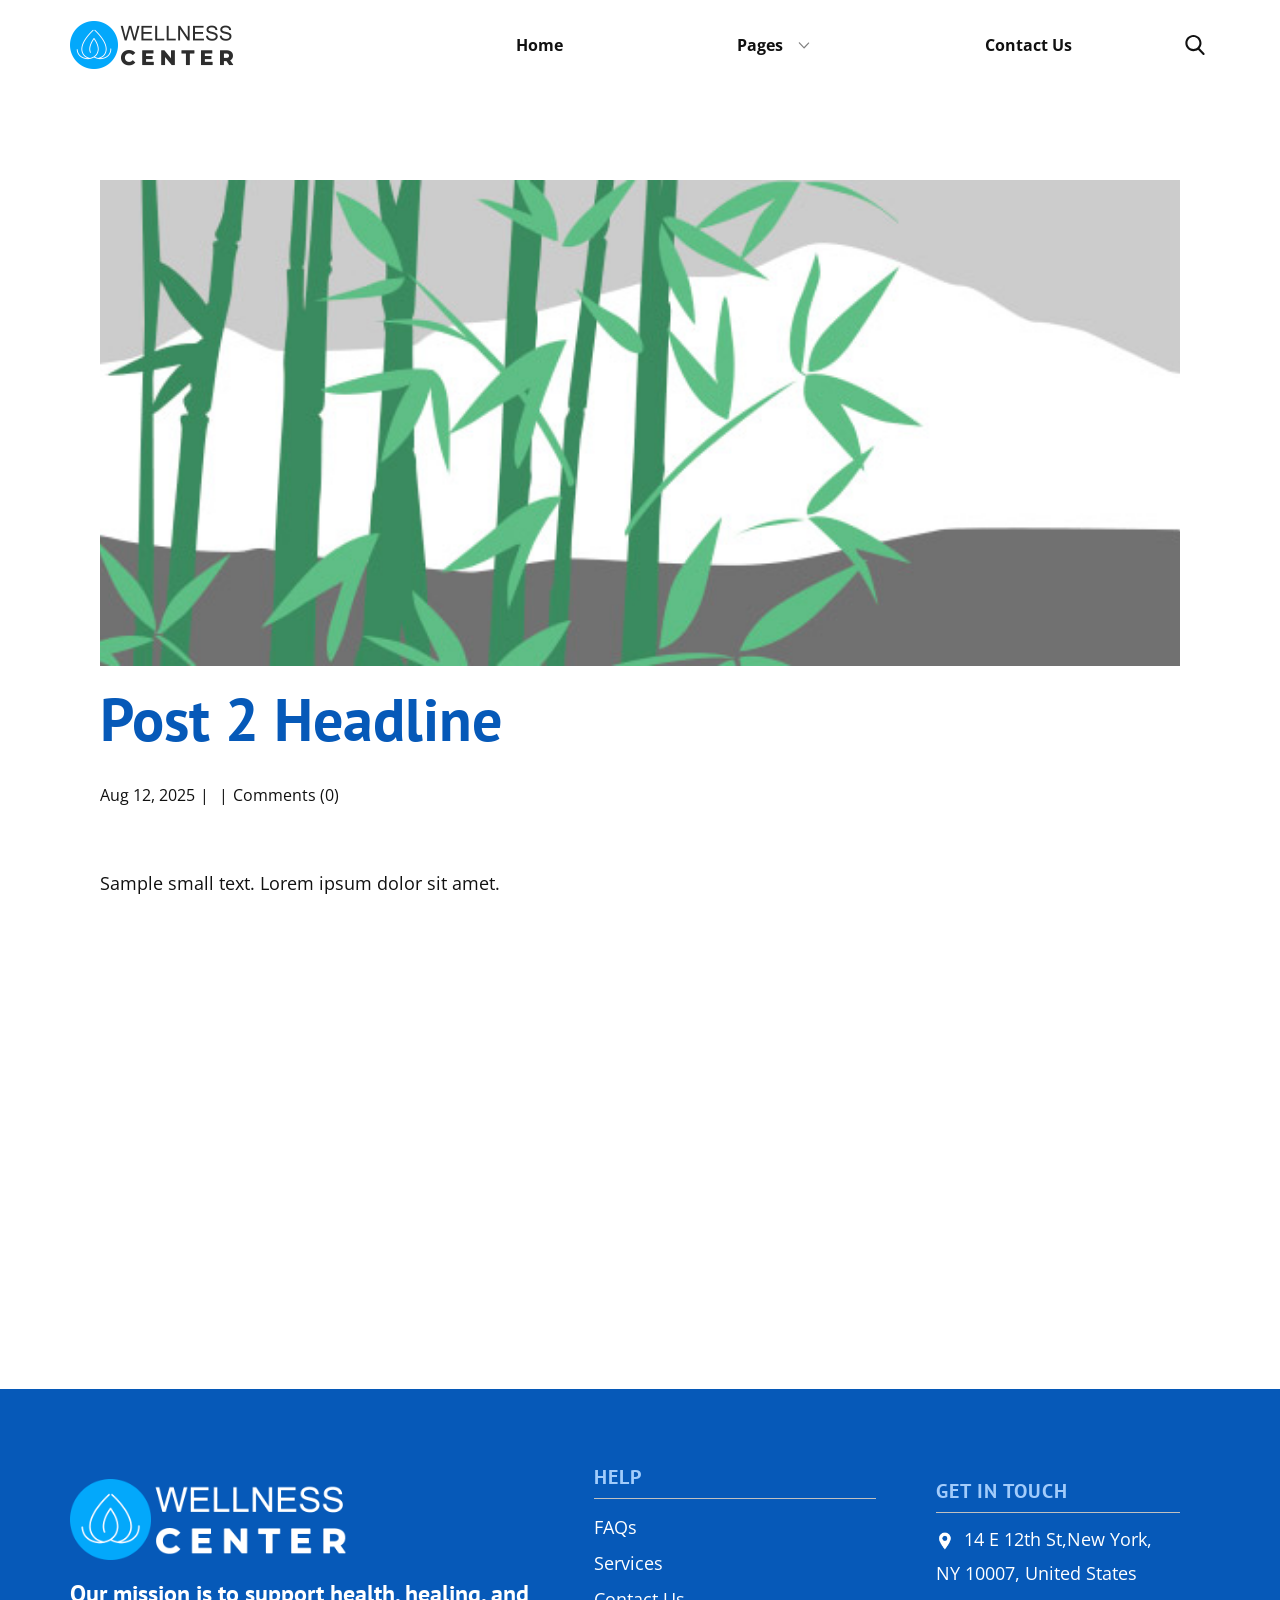
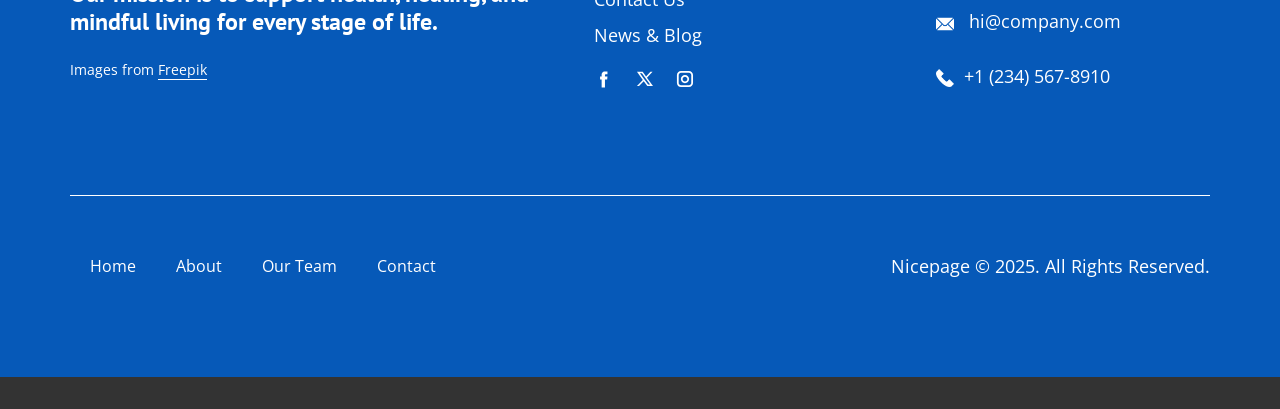
<file: blog/post-1.html>
<!DOCTYPE html>
<html style="font-size: 16px;" lang="en"><head>
    <meta name="viewport" content="width=device-width, initial-scale=1.0">
    <meta charset="utf-8">
    <meta name="keywords" content="Post 1 Headline">
    <meta name="description" content="">
    <title>Post 2 Headline</title>
    <link rel="stylesheet" href="../nicepage.css" media="screen">
<link rel="stylesheet" href="../Post-Template.css" media="screen">
    <script class="u-script" type="text/javascript" src="../jquery.js" defer=""></script>
    <script class="u-script" type="text/javascript" src="../nicepage.js" defer=""></script>
    <meta name="generator" content="Nicepage 8.3.6, nicepage.com">
    
    
    
    <link id="u-page-google-font" rel="stylesheet" href="https://fonts.googleapis.com/css2?display=swap&amp;family=PT+Sans:ital,wght@0,400;0,700;1,400;1,700&amp;family=Open+Sans:ital,wght@0,300;0,400;0,500;0,600;0,700;0,800;1,300;1,400;1,500;1,600;1,700;1,800">
    <script type="application/ld+json">{
		"@context": "http://schema.org",
		"@type": "Organization",
		"name": "",
		"logo": "images/logo-black.png",
		"sameAs": [
				"https://facebook.com/name",
				"https://twitter.com/name",
				"https://instagram.com/name"
		]
}</script>
    <meta name="theme-color" content="#0659b8">
    <meta name="twitter:site" content="@">
    <meta name="twitter:card" content="summary_large_image">
    <meta name="twitter:title" content="Post 2 Headline">
    <meta name="twitter:description" content="">
  <meta data-intl-tel-input-cdn-path="intlTelInput/"></head>
  <body data-path-to-root="./" data-include-products="false" class="u-body u-xl-mode" data-lang="en"><header class="u-clearfix u-header u-header" id="header"><div class="u-clearfix u-sheet u-valign-middle u-valign-middle-xxl u-sheet-1">
        <a href="#" class="u-image u-logo u-image-1" data-image-width="656" data-image-height="192">
          <img src="../images/logo-black.png" class="u-logo-image u-logo-image-1">
        </a>
        <nav class="u-dropdown-icon u-menu u-menu-dropdown u-offcanvas u-menu-1" role="navigation" aria-label="Menu navigation">
          <div class="menu-collapse" style="font-size: 1rem; letter-spacing: 0px; font-weight: 700;">
            <a class="u-button-style u-custom-left-right-menu-spacing u-custom-padding-bottom u-custom-text-hover-color u-custom-top-bottom-menu-spacing u-hamburger-link u-nav-link u-text-active-palette-1-base u-text-hover-palette-2-base" href="#" tabindex="-1" aria-label="Open menu" aria-controls="261f">
              <svg class="u-svg-link" viewBox="0 0 24 24"><use xlink:href="#menu-hamburger"></use></svg>
              <svg class="u-svg-content" version="1.1" id="menu-hamburger" viewBox="0 0 16 16" x="0px" y="0px" xmlns:xlink="http://www.w3.org/1999/xlink" xmlns="http://www.w3.org/2000/svg"><g><rect y="1" width="16" height="2"></rect><rect y="7" width="16" height="2"></rect><rect y="13" width="16" height="2"></rect>
</g></svg>
            </a>
          </div>
          <div class="u-custom-menu u-nav-container">
            <ul class="u-nav u-unstyled u-nav-1" role="menubar"><li role="none" class="u-nav-item"><a role="menuitem" class="u-button-style u-nav-link u-text-active-palette-1-base u-text-hover-palette-1-base u-nav-link-2" href="../">Home</a>
</li><li role="none" class="u-nav-item"><a tabindex="-1" role="menuitem" class="u-button-style u-nav-link u-text-active-palette-1-base u-text-hover-palette-1-base u-nav-link-2" aria-haspopup="true" aria-current="page">Pages</a><div class="u-nav-popup"><ul role="menu" class="u-h-spacing-20 u-nav u-unstyled u-v-spacing-10" aria-label="Pages menu"><li role="none" class="u-nav-item"><a role="menuitem" class="u-active-palette-1-base u-button-style u-grey-5 u-hover-palette-1-base u-nav-link" href="../About.html">About Us</a>
</li><li role="none" class="u-nav-item"><a tabindex="-1" role="menuitem" class="u-active-palette-1-base u-button-style u-grey-5 u-hover-palette-1-base u-nav-link" href="#">Our Team</a>
</li><li role="none" class="u-nav-item"><a role="menuitem" class="u-active-palette-1-base u-button-style u-grey-5 u-hover-palette-1-base u-nav-link" href="../FAQ-Page.html">FAQ</a>
</li></ul>
</div>
</li><li role="none" class="u-nav-item"><a tabindex="-1" role="menuitem" class="u-button-style u-nav-link u-text-active-palette-1-base u-text-hover-palette-1-base u-nav-link-2" href="#">Contact Us</a>
</li></ul>
          </div>
          <div class="u-custom-menu u-nav-container-collapse" id="261f" role="region" aria-label="Menu panel">
            <div class="u-black u-container-style u-inner-container-layout u-opacity u-opacity-95 u-sidenav">
              <div class="u-inner-container-layout u-sidenav-overflow">
                <div class="u-menu-close" tabindex="-1" aria-label="Close menu"></div>
                <ul class="u-align-center u-nav u-popupmenu-items u-unstyled u-nav-3" role="menubar"><li role="none" class="u-nav-item"><a role="menuitem" class="u-button-style u-nav-link" href="../">Home</a>
</li><li role="none" class="u-nav-item"><a tabindex="-1" role="menuitem" class="u-button-style u-nav-link" aria-haspopup="true" aria-current="page">Pages</a><div class="u-nav-popup"><ul role="menu" class="u-h-spacing-20 u-nav u-unstyled u-v-spacing-10" aria-label="Pages menu"><li role="none" class="u-nav-item"><a role="menuitem" class="u-button-style u-nav-link" href="../About.html">About Us</a>
</li><li role="none" class="u-nav-item"><a tabindex="-1" role="menuitem" class="u-button-style u-nav-link" href="#">Our Team</a>
</li><li role="none" class="u-nav-item"><a role="menuitem" class="u-button-style u-nav-link" href="../FAQ-Page.html">FAQ</a>
</li></ul>
</div>
</li><li role="none" class="u-nav-item"><a tabindex="-1" role="menuitem" class="u-button-style u-nav-link" href="#">Contact Us</a>
</li></ul>
              </div>
            </div>
            <div class="u-black u-menu-overlay u-opacity u-opacity-70"></div>
          </div>
        </nav>
        <form action="#" class="u-search u-search-layout-icon u-search-left u-search-1" data-search-token="no-license" data-href="../search/search.html" data-page-id="970116825">
          <div class="u-search-overlay"></div>
          <button class="u-search-button" type="submit"><span class="u-search-icon u-search-icon-1">
              <svg class="u-svg-link" preserveAspectRatio="xMidYMin slice" viewBox="0 0 56.966 56.966"><use xlink:href="#svg-8e85"></use></svg>
              <svg xmlns="http://www.w3.org/2000/svg" xmlns:xlink="http://www.w3.org/1999/xlink" version="1.1" id="svg-8e85" x="0px" y="0px" viewBox="0 0 56.966 56.966" style="enable-background:new 0 0 56.966 56.966;" xml:space="preserve" class="u-svg-content"><path d="M55.146,51.887L41.588,37.786c3.486-4.144,5.396-9.358,5.396-14.786c0-12.682-10.318-23-23-23s-23,10.318-23,23  s10.318,23,23,23c4.761,0,9.298-1.436,13.177-4.162l13.661,14.208c0.571,0.593,1.339,0.92,2.162,0.92  c0.779,0,1.518-0.297,2.079-0.837C56.255,54.982,56.293,53.08,55.146,51.887z M23.984,6c9.374,0,17,7.626,17,17s-7.626,17-17,17  s-17-7.626-17-17S14.61,6,23.984,6z"></path></svg></span>
          </button>
          <input class="u-search-input" type="search" name="search" value="" placeholder="Search">
        </form>
      </div></header>
    <section class="u-align-center u-clearfix u-section-1" id="block-2">
      <div class="u-clearfix u-sheet u-valign-middle-md u-valign-middle-sm u-valign-middle-xs u-sheet-1"><!--post_details--><!--post_details_options_json--><!--{"source":""}--><!--/post_details_options_json--><!--blog_post-->
        <div class="u-container-style u-expanded-width u-post-details u-post-details-1">
          <div class="u-container-layout u-valign-middle u-container-layout-1"><!--blog_post_image-->
            <img alt="" class="u-blog-control u-expanded-width u-image u-image-default u-image-1" src="../images/68f64b9d.jpeg"><!--/blog_post_image--><!--blog_post_header-->
            <h2 class="u-blog-control u-text u-text-1">Post 2 Headline</h2><!--/blog_post_header--><!--blog_post_metadata-->
            <div class="u-blog-control u-metadata u-metadata-1"><!--blog_post_metadata_date--><span class="u-meta-date u-meta-icon">Aug 12, 2025</span><!--/blog_post_metadata_date--><!--blog_post_metadata_category--><span class="u-meta-category u-meta-icon"></span><!--/blog_post_metadata_category--><!--blog_post_metadata_comments--><span class="u-meta-comments u-meta-icon"><!--blog_post_metadata_comments_content-->Comments (0)<!--/blog_post_metadata_comments_content--></span><!--/blog_post_metadata_comments-->
            </div><!--/blog_post_metadata--><!--blog_post_content-->
            <div class="u-align-justify u-blog-control u-post-content u-text u-text-2 fr-view">
  <p>
    <meta name="viewport" content="width=device-width, initial-scale=1.0">
    <meta charset="utf-8">
    <meta name="keywords" content=""><meta name="description" content="">
    <title></title>
    <link rel="stylesheet" href="/nicepage.css" media="screen" class="u-static-style"><link rel="stylesheet" href="/nicepage.css" media="screen">
    <script class="u-script" type="text/javascript" src="//capp.nicepage.com/assets/jquery-1.9.1.min.js" defer=""></script>
    <script class="u-script" type="text/javascript" src="//capp.nicepage.com/e1ec80a0bae8923e64d6c550789dfe4bf6121475/nicepage.js" defer=""></script>
</p><section class="u-clearfix u-valign-top u-block-b649-1" custom-posts-hash="T" data-section-properties="{&quot;margin&quot;:&quot;none&quot;,&quot;stretch&quot;:true}" data-id="b649" data-posts-content="[{'images':[],'maps':[],'videos':[],'icons':[],'textWidth':'','textHeight':'','id':1,'headingProp':'h3','textProp':'text'}]" style="min-height: 500px">
  <div class="u-clearfix u-rich-text u-text u-block-b649-4" data-state="{&quot;margin-top&quot;:{&quot;shouldApplyDefaultMargins&quot;:{&quot;XL&quot;:false,&quot;LG&quot;:false,&quot;MD&quot;:false,&quot;SM&quot;:true,&quot;XS&quot;:true},&quot;parentVerticalAlign&quot;:{&quot;XL&quot;:&quot;top&quot;,&quot;LG&quot;:&quot;top&quot;,&quot;MD&quot;:&quot;top&quot;,&quot;SM&quot;:&quot;top&quot;,&quot;XS&quot;:&quot;top&quot;}},&quot;margin-bottom&quot;:{&quot;shouldApplyDefaultMargins&quot;:{&quot;XL&quot;:false,&quot;LG&quot;:false,&quot;MD&quot;:false,&quot;SM&quot;:true,&quot;XS&quot;:true},&quot;parentVerticalAlign&quot;:{&quot;XL&quot;:&quot;top&quot;,&quot;LG&quot;:&quot;top&quot;,&quot;MD&quot;:&quot;top&quot;,&quot;SM&quot;:&quot;top&quot;,&quot;XS&quot;:&quot;top&quot;}}}" style="">
  <p>Sample small text. Lorem ipsum dolor sit amet.</p>
  </div>
  <style data-mode="XL">@media (min-width: 1200px) {
  .u-block-b649-1 {
    min-height: 500px;
  }
}</style>
  <style data-mode="LG">@media (max-width: 1199px) and (min-width: 992px) {
  .u-block-b649-1 {
    min-height: 500px;
  }
}</style>
  <style data-mode="MD">@media (max-width: 991px) and (min-width: 768px) {
  .u-block-b649-1 {
    min-height: 500px;
  }
}</style>
  <style data-mode="SM">@media (max-width: 767px) and (min-width: 576px) {
  .u-block-b649-1 {
    min-height: 500px;
  }
}</style>
  <style data-mode="XS">@media (max-width: 575px) {
  .u-block-b649-1 {
    min-height: 500px;
  }
}</style>
</section>
<p></p>
  </div><!--/blog_post_content-->
          </div>
        </div><!--/blog_post--><!--/post_details-->
      </div>
    </section>
    
    
    
    <footer class="u-align-center-sm u-align-center-xs u-clearfix u-container-align-center u-footer u-palette-1-base" id="footer"><div class="u-clearfix u-sheet u-valign-middle u-sheet-1">
        <div class="data-layout-selected u-clearfix u-expanded-width u-layout-wrap u-layout-wrap-1">
          <div class="u-gutter-0 u-layout">
            <div class="u-layout-row">
              <div class="u-container-align-left u-container-style u-layout-cell u-shape-rectangle u-size-26-lg u-size-26-xl u-size-26-xxl u-size-40-md u-size-40-sm u-size-40-xs u-layout-cell-1">
                <div class="u-container-layout u-valign-top u-container-layout-1">
                  <a href="" class="u-image u-logo u-image-1" data-image-width="656" data-image-height="192">
                    <img src="../images/logo-white-1.png" class="u-logo-image u-logo-image-1">
                  </a>
                  <h4 class="u-align-left u-text u-text-default u-text-1"> Our mission is to support health, healing, and mindful living for every stage of life.</h4>
                  <p class="u-align-left u-text u-text-2">Images from <a href="https://www.freepik.com/" class="u-active-none u-border-1 u-border-active-palette-1-base u-border-hover-palette-1-base u-border-no-left u-border-no-right u-border-no-top u-border-white u-btn u-button-link u-button-style u-hover-none u-none u-text-body-alt-color u-btn-1" target="_blank" data-animation-name="" data-animation-duration="0" data-animation-delay="0" data-animation-direction="">Freepik</a>
                  </p>
                </div>
              </div>
              <div class="u-container-style u-layout-cell u-shape-rectangle u-size-18-lg u-size-18-xl u-size-18-xxl u-size-20-md u-size-20-sm u-size-20-xs u-layout-cell-2">
                <div class="u-container-layout u-valign-top u-container-layout-2">
                  <h5 class="u-align-left u-text u-text-3"> Help</h5>
                  <div class="u-align-left u-border-1 u-border-grey-25 u-border-no-bottom u-border-no-left u-expanded-width u-line u-line-horizontal u-line-1"></div>
                  <p class="u-align-left u-text u-text-4">
                    <a href="#" class="u-active-none u-border-1 u-border-active-white u-border-hover-white u-border-no-left u-border-no-right u-border-no-top u-btn u-button-link u-button-style u-hover-none u-none u-text-active-grey-10 u-text-body-alt-color u-text-hover-grey-10 u-btn-2" title="#" data-animation-name="" data-animation-duration="0" data-animation-delay="0" data-animation-direction=""> FAQs</a>
                    <a href="#" class="u-active-none u-border-1 u-border-active-white u-border-hover-white u-border-no-left u-border-no-right u-border-no-top u-btn u-button-link u-button-style u-hover-none u-none u-text-active-grey-10 u-text-body-alt-color u-text-hover-grey-10 u-btn-3" title="#" data-animation-name="" data-animation-duration="0" data-animation-delay="0" data-animation-direction="">
                      <br>Services
                    </a>
                    <br>
                    <a href="#" class="u-active-none u-border-1 u-border-active-white u-border-hover-white u-border-no-left u-border-no-right u-border-no-top u-btn u-button-link u-button-style u-hover-none u-none u-text-active-grey-10 u-text-body-alt-color u-text-hover-grey-10 u-btn-4" title="#" data-animation-name="" data-animation-duration="0" data-animation-delay="0" data-animation-direction=""> Contact Us<br>
                    </a>
                    <a href="#" class="u-active-none u-border-1 u-border-active-white u-border-hover-white u-border-no-left u-border-no-right u-border-no-top u-btn u-button-link u-button-style u-hover-none u-none u-text-active-grey-10 u-text-body-alt-color u-text-hover-grey-10 u-btn-5" data-animation-name="" data-animation-duration="0" data-animation-delay="0" data-animation-direction=""> News &amp; Blog</a>
                    <br>
                  </p>
                  <div class="u-social-icons u-social-icons-1">
                    <a class="u-social-url" title="facebook" target="_blank" href="https://facebook.com/name"><span class="u-icon u-social-facebook u-social-icon u-text-white u-icon-1"><svg class="u-svg-link" preserveAspectRatio="xMidYMin slice" viewBox="0 0 112 112" style=""><use xlink:href="#svg-58df"></use></svg><svg class="u-svg-content" viewBox="0 0 112 112" x="0" y="0" id="svg-58df"><path fill="currentColor" d="M75.5,28.8H65.4c-1.5,0-4,0.9-4,4.3v9.4h13.9l-1.5,15.8H61.4v45.1H42.8V58.3h-8.8V42.4h8.8V32.2
c0-7.4,3.4-18.8,18.8-18.8h13.8v15.4H75.5z"></path></svg></span>
                    </a>
                    <a class="u-social-url" title="twitter" target="_blank" href="https://twitter.com/name"><span class="u-icon u-social-icon u-social-twitter u-text-white u-icon-2"><svg class="u-svg-link" preserveAspectRatio="xMidYMin slice" viewBox="0 0 112.2 112.2" style=""><use xlink:href="#svg-e10a"></use></svg><svg class="u-svg-content" viewBox="0 0 112.2 112.2" x="0px" y="0px" id="svg-e10a"><path d="M67.1,49.1L98.6,16h-12L62,42L43.2,16H11l32.8,45.2L11,96h11.6l26.3-27.7L69.1,96H101L67.1,49.1z M55,61.9l-5.1-7L27.5,24.4
	h11.4l17.3,23.8l5.1,7.1l23.4,32.2H73.8L55,61.9z"></path></svg></span>
                    </a>
                    <a class="u-social-url" title="instagram" target="_blank" href="https://instagram.com/name"><span class="u-icon u-social-icon u-social-instagram u-text-white u-icon-3"><svg class="u-svg-link" preserveAspectRatio="xMidYMin slice" viewBox="0 0 112 112" style=""><use xlink:href="#svg-3bdf"></use></svg><svg class="u-svg-content" viewBox="0 0 112 112" x="0" y="0" id="svg-3bdf"><path fill="currentColor" d="M55.9,32.9c-12.8,0-23.2,10.4-23.2,23.2s10.4,23.2,23.2,23.2s23.2-10.4,23.2-23.2S68.7,32.9,55.9,32.9z
	 M55.9,69.4c-7.4,0-13.3-6-13.3-13.3c-0.1-7.4,6-13.3,13.3-13.3s13.3,6,13.3,13.3C69.3,63.5,63.3,69.4,55.9,69.4z"></path><path fill="currentColor" d="M78.2,11H33.5C21,11,10.8,21.3,10.8,33.7v44.7c0,12.6,10.2,22.8,22.7,22.8h44.7c12.6,0,22.7-10.2,22.7-22.7
	V33.7C100.8,21.1,90.6,11,78.2,11z M91,78.4c0,7.1-5.8,12.8-12.8,12.8H33.5c-7.1,0-12.8-5.8-12.8-12.8V33.7
	c0-7.1,5.8-12.8,12.8-12.8h44.7c7.1,0,12.8,5.8,12.8,12.8V78.4z"></path></svg></span>
                    </a>
                  </div>
                </div>
              </div>
              <div class="u-container-style u-layout-cell u-shape-rectangle u-size-16-lg u-size-16-xl u-size-16-xxl u-size-60-md u-size-60-sm u-size-60-xs u-layout-cell-3">
                <div class="u-container-layout u-valign-top u-container-layout-3">
                  <h5 class="u-align-left u-text u-text-5"> Get In Touch</h5>
                  <div class="u-align-left u-border-1 u-border-grey-25 u-border-no-bottom u-border-no-left u-expanded-width u-line u-line-horizontal u-line-2" data-animation-name="" data-animation-duration="0" data-animation-delay="0" data-animation-direction=""></div>
                  <p class="u-align-left u-text u-text-6"><span class="u-file-icon u-icon u-text-white u-icon-4"><img src="../images/1-b26c8bb7.png" alt=""></span>&nbsp;​​​​14 E 12th St,New York, NY 10007, United States
                  </p>
                  <p class="u-align-left u-text u-text-default u-text-7"><span class="u-file-icon u-icon u-text-white u-icon-5"><img src="../images/2-a85e65c4.png" alt=""></span>&nbsp; <a href="mailto:hi@car.repair.com" class="u-active-none u-border-1 u-border-active-white u-border-hover-white u-border-no-left u-border-no-right u-border-no-top u-btn u-button-link u-button-style u-hover-none u-none u-text-active-grey-10 u-text-body-alt-color u-text-hover-grey-10 u-btn-6" data-animation-name="" data-animation-duration="0" data-animation-delay="0" data-animation-direction="">hi@company.com</a>
                  </p>
                  <p class="u-align-left u-text u-text-8">
                    <a href="tel:+12345678910" class="u-active-none u-border-1 u-border-active-white u-border-hover-white u-border-no-left u-border-no-right u-border-no-top u-btn u-button-link u-button-style u-hover-none u-none u-text-active-grey-10 u-text-body-alt-color u-text-hover-grey-10 u-btn-7" data-animation-name="" data-animation-duration="0" data-animation-delay="0" data-animation-direction=""><span class="u-file-icon u-icon u-text-white u-icon-6"><img src="../images/3-c91f3b92.png" alt=""></span>&nbsp;​+1 (234) 567-8910
                    </a>
                  </p>
                </div>
              </div>
            </div>
          </div>
        </div>
        <div class="u-align-center u-border-1 u-border-white u-expanded-width u-line u-line-horizontal u-line-3"></div>
        <div class="data-layout-selected u-clearfix u-expanded-width u-layout-custom-xs u-layout-wrap u-layout-wrap-2">
          <div class="u-layout">
            <div class="u-layout-row">
              <div class="u-container-style u-layout-cell u-size-14-xs u-size-30-lg u-size-30-xl u-size-30-xxl u-size-60-md u-size-60-sm u-layout-cell-4">
                <div class="u-container-layout u-valign-middle u-container-layout-4">
                  <nav class="u-menu u-menu-dropdown u-offcanvas u-menu-1" data-responsive-from="XS" role="navigation">
                    <div class="menu-collapse">
                      <a class="u-button-style u-hamburger-link u-nav-link" aria-label="Open menu" aria-controls="e226" href="#">
                        <svg class="u-svg-link" viewBox="0 0 24 24"><use xlink:href="#svg-23e0"></use></svg>
                        <svg class="u-svg-content" version="1.1" id="svg-23e0" viewBox="0 0 16 16" x="0px" y="0px" xmlns:xlink="http://www.w3.org/1999/xlink" xmlns="http://www.w3.org/2000/svg"><g><rect y="1" width="16" height="2"></rect><rect y="7" width="16" height="2"></rect><rect y="13" width="16" height="2"></rect>
</g></svg>
                      </a>
                    </div>
                    <div class="u-custom-menu u-nav-container">
                      <ul class="u-nav u-unstyled" role="menubar"><li class="u-nav-item" role="none"><a class="u-button-style u-nav-link" href="#" tabindex="-1" role="menuitem" aria-haspopup="true" aria-expanded="false">Home</a>
</li><li class="u-nav-item" role="none"><a class="u-button-style u-nav-link" href="#" tabindex="-1" role="menuitem">About</a>
</li><li class="u-nav-item" role="none"><a class="u-button-style u-nav-link" href="#" tabindex="-1" role="menuitem">Our Team</a>
</li><li class="u-nav-item" role="none"><a class="u-button-style u-nav-link" href="#" tabindex="-1" role="menuitem">Contact</a>
</li></ul>
                    </div>
                    <div id="e226" role="region" aria-label="Menu panel" class="u-custom-menu u-nav-container-collapse">
                      <div class="u-black u-container-style u-inner-container-layout u-opacity u-opacity-95 u-sidenav">
                        <div class="u-inner-container-layout u-sidenav-overflow">
                          <div class="u-menu-close" aria-label="Close menu"></div>
                          <ul class="u-align-center u-nav u-popupmenu-items u-unstyled u-nav-2"><li class="u-nav-item"><a class="u-button-style u-nav-link" href="#">Home</a>
</li><li class="u-nav-item"><a class="u-button-style u-nav-link" href="#">About</a>
</li><li class="u-nav-item"><a class="u-button-style u-nav-link" href="#">Our Team</a>
</li><li class="u-nav-item"><a class="u-button-style u-nav-link" href="#">Contact</a>
</li></ul>
                        </div>
                      </div>
                      <div class="u-black u-menu-overlay u-opacity u-opacity-70"></div>
                    </div>
                    <style class="menu-style">@media (max-width: 539px) {
                    [data-responsive-from="XS"] .u-nav-container {
                        display: none;
                    }
                    [data-responsive-from="XS"] .menu-collapse {
                        display: block;
                    }
                }</style>
                  </nav>
                </div>
              </div>
              <div class="u-container-align-left-md u-container-align-left-sm u-container-align-left-xs u-container-align-right-lg u-container-align-right-xl u-container-align-right-xxl u-container-style u-layout-cell u-size-30-lg u-size-30-xl u-size-30-xxl u-size-46-xs u-size-60-md u-size-60-sm u-layout-cell-5">
                <div class="u-container-layout u-valign-middle u-container-layout-5">
                  <p class="u-align-left-md u-align-left-sm u-align-left-xs u-align-right-lg u-align-right-xl u-align-right-xxl u-text u-text-default u-text-9">Nicepage © 2025. All Rights Reserved.</p>
                </div>
              </div>
            </div>
          </div>
        </div>
      </div></footer>
    <section class="u-backlink u-clearfix u-grey-80"></section>
  
</body></html>
</file>
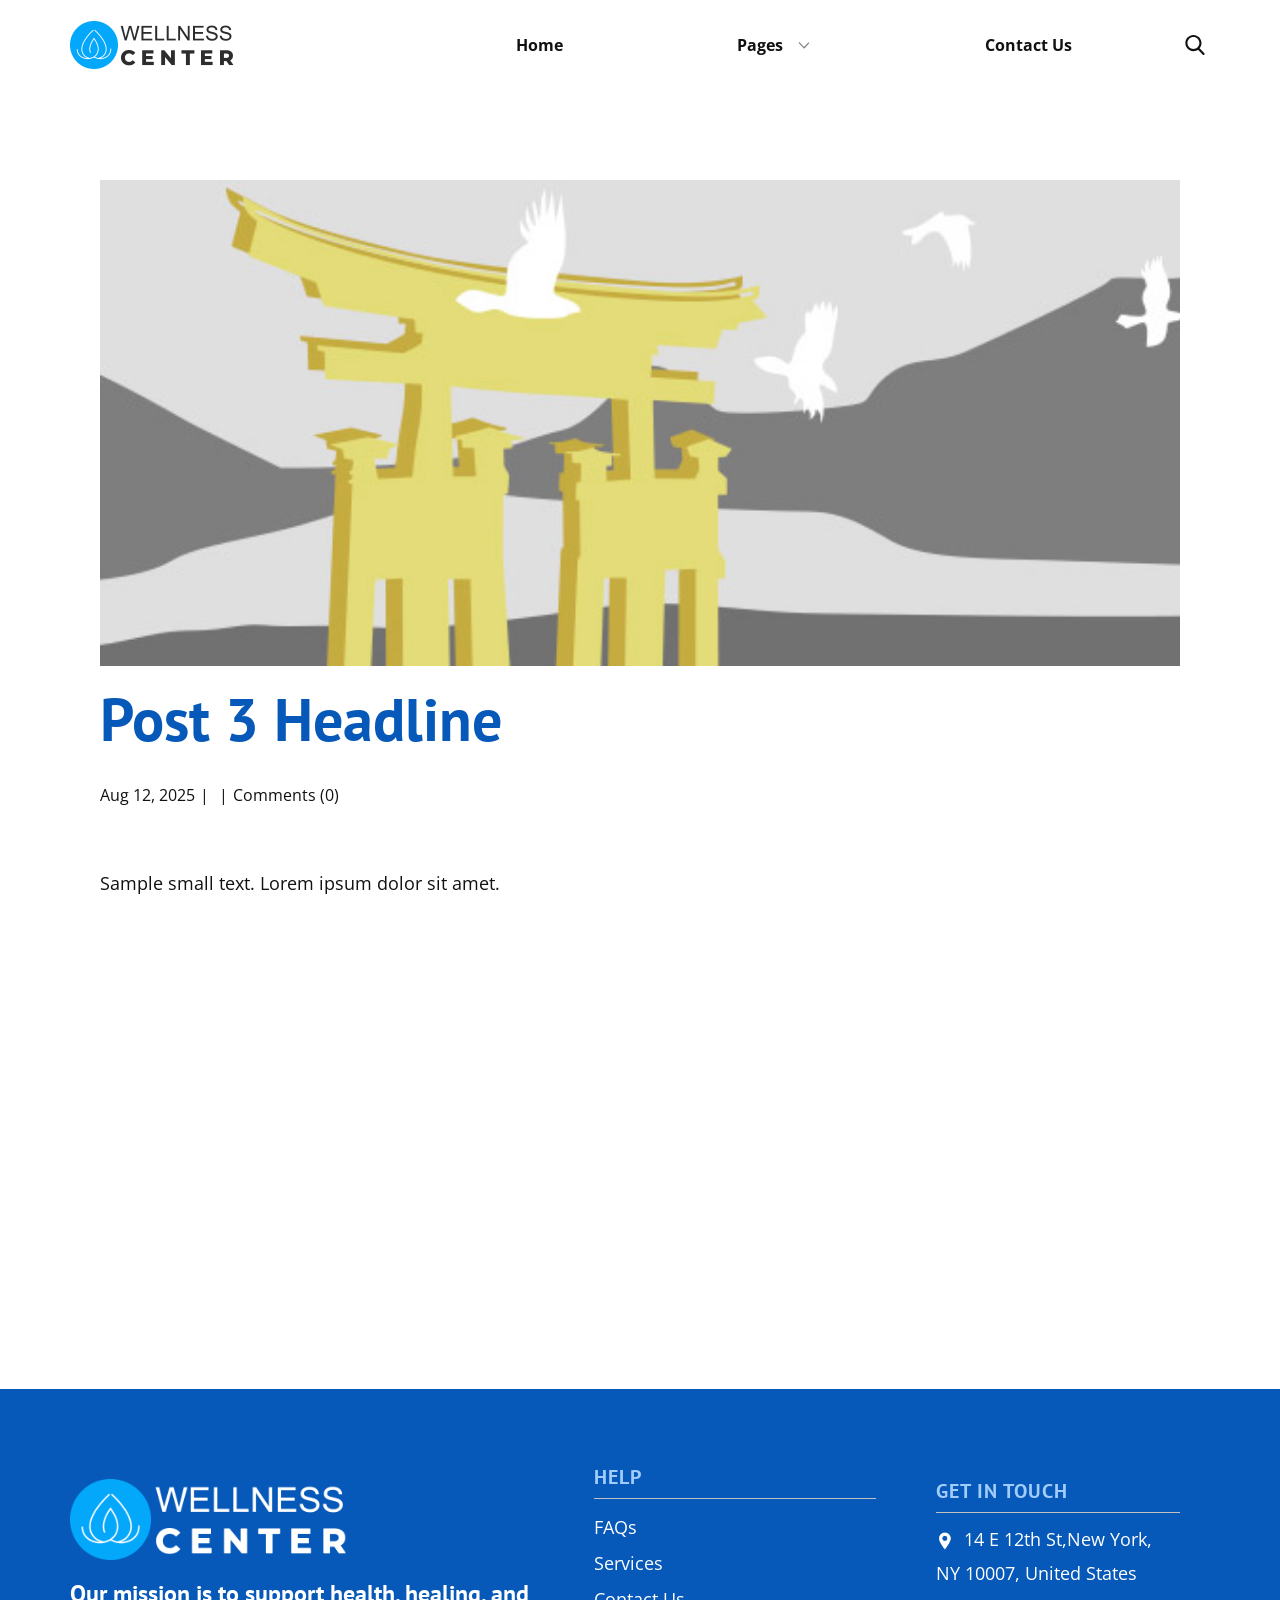
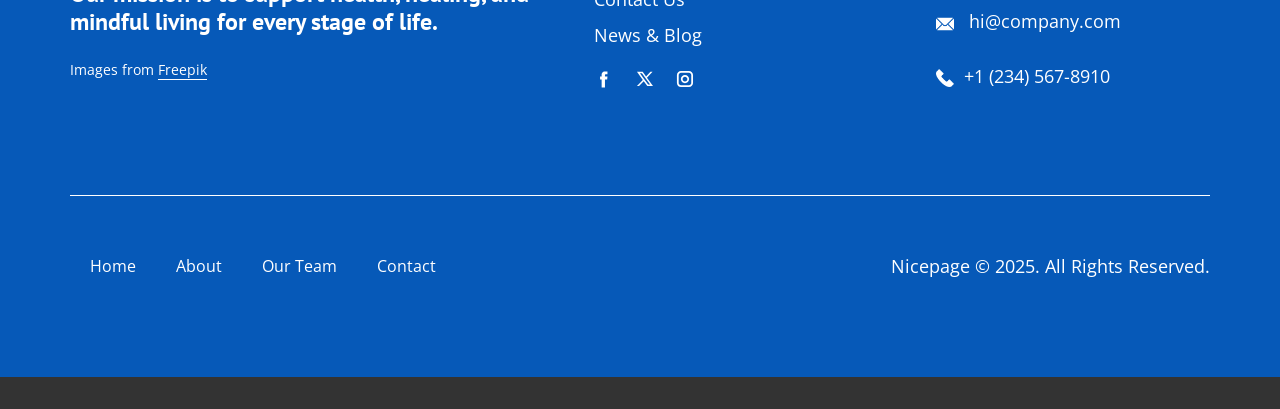
<file: blog/post-2.html>
<!DOCTYPE html>
<html style="font-size: 16px;" lang="en"><head>
    <meta name="viewport" content="width=device-width, initial-scale=1.0">
    <meta charset="utf-8">
    <meta name="keywords" content="Post 1 Headline">
    <meta name="description" content="">
    <title>Post 3 Headline</title>
    <link rel="stylesheet" href="../nicepage.css" media="screen">
<link rel="stylesheet" href="../Post-Template.css" media="screen">
    <script class="u-script" type="text/javascript" src="../jquery.js" defer=""></script>
    <script class="u-script" type="text/javascript" src="../nicepage.js" defer=""></script>
    <meta name="generator" content="Nicepage 8.3.6, nicepage.com">
    
    
    
    <link id="u-page-google-font" rel="stylesheet" href="https://fonts.googleapis.com/css2?display=swap&amp;family=PT+Sans:ital,wght@0,400;0,700;1,400;1,700&amp;family=Open+Sans:ital,wght@0,300;0,400;0,500;0,600;0,700;0,800;1,300;1,400;1,500;1,600;1,700;1,800">
    <script type="application/ld+json">{
		"@context": "http://schema.org",
		"@type": "Organization",
		"name": "",
		"logo": "images/logo-black.png",
		"sameAs": [
				"https://facebook.com/name",
				"https://twitter.com/name",
				"https://instagram.com/name"
		]
}</script>
    <meta name="theme-color" content="#0659b8">
    <meta name="twitter:site" content="@">
    <meta name="twitter:card" content="summary_large_image">
    <meta name="twitter:title" content="Post 3 Headline">
    <meta name="twitter:description" content="">
  <meta data-intl-tel-input-cdn-path="intlTelInput/"></head>
  <body data-path-to-root="./" data-include-products="false" class="u-body u-xl-mode" data-lang="en"><header class="u-clearfix u-header u-header" id="header"><div class="u-clearfix u-sheet u-valign-middle u-valign-middle-xxl u-sheet-1">
        <a href="#" class="u-image u-logo u-image-1" data-image-width="656" data-image-height="192">
          <img src="../images/logo-black.png" class="u-logo-image u-logo-image-1">
        </a>
        <nav class="u-dropdown-icon u-menu u-menu-dropdown u-offcanvas u-menu-1" role="navigation" aria-label="Menu navigation">
          <div class="menu-collapse" style="font-size: 1rem; letter-spacing: 0px; font-weight: 700;">
            <a class="u-button-style u-custom-left-right-menu-spacing u-custom-padding-bottom u-custom-text-hover-color u-custom-top-bottom-menu-spacing u-hamburger-link u-nav-link u-text-active-palette-1-base u-text-hover-palette-2-base" href="#" tabindex="-1" aria-label="Open menu" aria-controls="261f">
              <svg class="u-svg-link" viewBox="0 0 24 24"><use xlink:href="#menu-hamburger"></use></svg>
              <svg class="u-svg-content" version="1.1" id="menu-hamburger" viewBox="0 0 16 16" x="0px" y="0px" xmlns:xlink="http://www.w3.org/1999/xlink" xmlns="http://www.w3.org/2000/svg"><g><rect y="1" width="16" height="2"></rect><rect y="7" width="16" height="2"></rect><rect y="13" width="16" height="2"></rect>
</g></svg>
            </a>
          </div>
          <div class="u-custom-menu u-nav-container">
            <ul class="u-nav u-unstyled u-nav-1" role="menubar"><li role="none" class="u-nav-item"><a role="menuitem" class="u-button-style u-nav-link u-text-active-palette-1-base u-text-hover-palette-1-base u-nav-link-2" href="../">Home</a>
</li><li role="none" class="u-nav-item"><a tabindex="-1" role="menuitem" class="u-button-style u-nav-link u-text-active-palette-1-base u-text-hover-palette-1-base u-nav-link-2" aria-haspopup="true" aria-current="page">Pages</a><div class="u-nav-popup"><ul role="menu" class="u-h-spacing-20 u-nav u-unstyled u-v-spacing-10" aria-label="Pages menu"><li role="none" class="u-nav-item"><a role="menuitem" class="u-active-palette-1-base u-button-style u-grey-5 u-hover-palette-1-base u-nav-link" href="../About.html">About Us</a>
</li><li role="none" class="u-nav-item"><a tabindex="-1" role="menuitem" class="u-active-palette-1-base u-button-style u-grey-5 u-hover-palette-1-base u-nav-link" href="#">Our Team</a>
</li><li role="none" class="u-nav-item"><a role="menuitem" class="u-active-palette-1-base u-button-style u-grey-5 u-hover-palette-1-base u-nav-link" href="../FAQ-Page.html">FAQ</a>
</li></ul>
</div>
</li><li role="none" class="u-nav-item"><a tabindex="-1" role="menuitem" class="u-button-style u-nav-link u-text-active-palette-1-base u-text-hover-palette-1-base u-nav-link-2" href="#">Contact Us</a>
</li></ul>
          </div>
          <div class="u-custom-menu u-nav-container-collapse" id="261f" role="region" aria-label="Menu panel">
            <div class="u-black u-container-style u-inner-container-layout u-opacity u-opacity-95 u-sidenav">
              <div class="u-inner-container-layout u-sidenav-overflow">
                <div class="u-menu-close" tabindex="-1" aria-label="Close menu"></div>
                <ul class="u-align-center u-nav u-popupmenu-items u-unstyled u-nav-3" role="menubar"><li role="none" class="u-nav-item"><a role="menuitem" class="u-button-style u-nav-link" href="../">Home</a>
</li><li role="none" class="u-nav-item"><a tabindex="-1" role="menuitem" class="u-button-style u-nav-link" aria-haspopup="true" aria-current="page">Pages</a><div class="u-nav-popup"><ul role="menu" class="u-h-spacing-20 u-nav u-unstyled u-v-spacing-10" aria-label="Pages menu"><li role="none" class="u-nav-item"><a role="menuitem" class="u-button-style u-nav-link" href="../About.html">About Us</a>
</li><li role="none" class="u-nav-item"><a tabindex="-1" role="menuitem" class="u-button-style u-nav-link" href="#">Our Team</a>
</li><li role="none" class="u-nav-item"><a role="menuitem" class="u-button-style u-nav-link" href="../FAQ-Page.html">FAQ</a>
</li></ul>
</div>
</li><li role="none" class="u-nav-item"><a tabindex="-1" role="menuitem" class="u-button-style u-nav-link" href="#">Contact Us</a>
</li></ul>
              </div>
            </div>
            <div class="u-black u-menu-overlay u-opacity u-opacity-70"></div>
          </div>
        </nav>
        <form action="#" class="u-search u-search-layout-icon u-search-left u-search-1" data-search-token="no-license" data-href="../search/search.html" data-page-id="970116825">
          <div class="u-search-overlay"></div>
          <button class="u-search-button" type="submit"><span class="u-search-icon u-search-icon-1">
              <svg class="u-svg-link" preserveAspectRatio="xMidYMin slice" viewBox="0 0 56.966 56.966"><use xlink:href="#svg-8e85"></use></svg>
              <svg xmlns="http://www.w3.org/2000/svg" xmlns:xlink="http://www.w3.org/1999/xlink" version="1.1" id="svg-8e85" x="0px" y="0px" viewBox="0 0 56.966 56.966" style="enable-background:new 0 0 56.966 56.966;" xml:space="preserve" class="u-svg-content"><path d="M55.146,51.887L41.588,37.786c3.486-4.144,5.396-9.358,5.396-14.786c0-12.682-10.318-23-23-23s-23,10.318-23,23  s10.318,23,23,23c4.761,0,9.298-1.436,13.177-4.162l13.661,14.208c0.571,0.593,1.339,0.92,2.162,0.92  c0.779,0,1.518-0.297,2.079-0.837C56.255,54.982,56.293,53.08,55.146,51.887z M23.984,6c9.374,0,17,7.626,17,17s-7.626,17-17,17  s-17-7.626-17-17S14.61,6,23.984,6z"></path></svg></span>
          </button>
          <input class="u-search-input" type="search" name="search" value="" placeholder="Search">
        </form>
      </div></header>
    <section class="u-align-center u-clearfix u-section-1" id="block-2">
      <div class="u-clearfix u-sheet u-valign-middle-md u-valign-middle-sm u-valign-middle-xs u-sheet-1"><!--post_details--><!--post_details_options_json--><!--{"source":""}--><!--/post_details_options_json--><!--blog_post-->
        <div class="u-container-style u-expanded-width u-post-details u-post-details-1">
          <div class="u-container-layout u-valign-middle u-container-layout-1"><!--blog_post_image-->
            <img alt="" class="u-blog-control u-expanded-width u-image u-image-default u-image-1" src="../images/8ad73f3c.jpeg"><!--/blog_post_image--><!--blog_post_header-->
            <h2 class="u-blog-control u-text u-text-1">Post 3 Headline</h2><!--/blog_post_header--><!--blog_post_metadata-->
            <div class="u-blog-control u-metadata u-metadata-1"><!--blog_post_metadata_date--><span class="u-meta-date u-meta-icon">Aug 12, 2025</span><!--/blog_post_metadata_date--><!--blog_post_metadata_category--><span class="u-meta-category u-meta-icon"></span><!--/blog_post_metadata_category--><!--blog_post_metadata_comments--><span class="u-meta-comments u-meta-icon"><!--blog_post_metadata_comments_content-->Comments (0)<!--/blog_post_metadata_comments_content--></span><!--/blog_post_metadata_comments-->
            </div><!--/blog_post_metadata--><!--blog_post_content-->
            <div class="u-align-justify u-blog-control u-post-content u-text u-text-2 fr-view">
  <p>
    <meta name="viewport" content="width=device-width, initial-scale=1.0">
    <meta charset="utf-8">
    <meta name="keywords" content=""><meta name="description" content="">
    <title></title>
    <link rel="stylesheet" href="/nicepage.css" media="screen" class="u-static-style"><link rel="stylesheet" href="/nicepage.css" media="screen">
    <script class="u-script" type="text/javascript" src="//capp.nicepage.com/assets/jquery-1.9.1.min.js" defer=""></script>
    <script class="u-script" type="text/javascript" src="//capp.nicepage.com/e1ec80a0bae8923e64d6c550789dfe4bf6121475/nicepage.js" defer=""></script>
</p><section class="u-clearfix u-valign-top u-block-eb7f-1" custom-posts-hash="T" data-section-properties="{&quot;margin&quot;:&quot;none&quot;,&quot;stretch&quot;:true}" data-id="eb7f" data-posts-content="[{'images':[],'maps':[],'videos':[],'icons':[],'textWidth':'','textHeight':'','id':1,'headingProp':'h3','textProp':'text'}]" style="min-height: 500px">
  <div class="u-clearfix u-rich-text u-text u-block-eb7f-4" data-state="{&quot;margin-top&quot;:{&quot;shouldApplyDefaultMargins&quot;:{&quot;XL&quot;:false,&quot;LG&quot;:false,&quot;MD&quot;:false,&quot;SM&quot;:true,&quot;XS&quot;:true},&quot;parentVerticalAlign&quot;:{&quot;XL&quot;:&quot;top&quot;,&quot;LG&quot;:&quot;top&quot;,&quot;MD&quot;:&quot;top&quot;,&quot;SM&quot;:&quot;top&quot;,&quot;XS&quot;:&quot;top&quot;}},&quot;margin-bottom&quot;:{&quot;shouldApplyDefaultMargins&quot;:{&quot;XL&quot;:false,&quot;LG&quot;:false,&quot;MD&quot;:false,&quot;SM&quot;:true,&quot;XS&quot;:true},&quot;parentVerticalAlign&quot;:{&quot;XL&quot;:&quot;top&quot;,&quot;LG&quot;:&quot;top&quot;,&quot;MD&quot;:&quot;top&quot;,&quot;SM&quot;:&quot;top&quot;,&quot;XS&quot;:&quot;top&quot;}}}" style="">
  <p>Sample small text. Lorem ipsum dolor sit amet.</p>
  </div>
  <style data-mode="XL">@media (min-width: 1200px) {
  .u-block-eb7f-1 {
    min-height: 500px;
  }
}</style>
  <style data-mode="LG">@media (max-width: 1199px) and (min-width: 992px) {
  .u-block-eb7f-1 {
    min-height: 500px;
  }
}</style>
  <style data-mode="MD">@media (max-width: 991px) and (min-width: 768px) {
  .u-block-eb7f-1 {
    min-height: 500px;
  }
}</style>
  <style data-mode="SM">@media (max-width: 767px) and (min-width: 576px) {
  .u-block-eb7f-1 {
    min-height: 500px;
  }
}</style>
  <style data-mode="XS">@media (max-width: 575px) {
  .u-block-eb7f-1 {
    min-height: 500px;
  }
}</style>
</section>
<p></p>
  </div><!--/blog_post_content-->
          </div>
        </div><!--/blog_post--><!--/post_details-->
      </div>
    </section>
    
    
    
    <footer class="u-align-center-sm u-align-center-xs u-clearfix u-container-align-center u-footer u-palette-1-base" id="footer"><div class="u-clearfix u-sheet u-valign-middle u-sheet-1">
        <div class="data-layout-selected u-clearfix u-expanded-width u-layout-wrap u-layout-wrap-1">
          <div class="u-gutter-0 u-layout">
            <div class="u-layout-row">
              <div class="u-container-align-left u-container-style u-layout-cell u-shape-rectangle u-size-26-lg u-size-26-xl u-size-26-xxl u-size-40-md u-size-40-sm u-size-40-xs u-layout-cell-1">
                <div class="u-container-layout u-valign-top u-container-layout-1">
                  <a href="" class="u-image u-logo u-image-1" data-image-width="656" data-image-height="192">
                    <img src="../images/logo-white-1.png" class="u-logo-image u-logo-image-1">
                  </a>
                  <h4 class="u-align-left u-text u-text-default u-text-1"> Our mission is to support health, healing, and mindful living for every stage of life.</h4>
                  <p class="u-align-left u-text u-text-2">Images from <a href="https://www.freepik.com/" class="u-active-none u-border-1 u-border-active-palette-1-base u-border-hover-palette-1-base u-border-no-left u-border-no-right u-border-no-top u-border-white u-btn u-button-link u-button-style u-hover-none u-none u-text-body-alt-color u-btn-1" target="_blank" data-animation-name="" data-animation-duration="0" data-animation-delay="0" data-animation-direction="">Freepik</a>
                  </p>
                </div>
              </div>
              <div class="u-container-style u-layout-cell u-shape-rectangle u-size-18-lg u-size-18-xl u-size-18-xxl u-size-20-md u-size-20-sm u-size-20-xs u-layout-cell-2">
                <div class="u-container-layout u-valign-top u-container-layout-2">
                  <h5 class="u-align-left u-text u-text-3"> Help</h5>
                  <div class="u-align-left u-border-1 u-border-grey-25 u-border-no-bottom u-border-no-left u-expanded-width u-line u-line-horizontal u-line-1"></div>
                  <p class="u-align-left u-text u-text-4">
                    <a href="#" class="u-active-none u-border-1 u-border-active-white u-border-hover-white u-border-no-left u-border-no-right u-border-no-top u-btn u-button-link u-button-style u-hover-none u-none u-text-active-grey-10 u-text-body-alt-color u-text-hover-grey-10 u-btn-2" title="#" data-animation-name="" data-animation-duration="0" data-animation-delay="0" data-animation-direction=""> FAQs</a>
                    <a href="#" class="u-active-none u-border-1 u-border-active-white u-border-hover-white u-border-no-left u-border-no-right u-border-no-top u-btn u-button-link u-button-style u-hover-none u-none u-text-active-grey-10 u-text-body-alt-color u-text-hover-grey-10 u-btn-3" title="#" data-animation-name="" data-animation-duration="0" data-animation-delay="0" data-animation-direction="">
                      <br>Services
                    </a>
                    <br>
                    <a href="#" class="u-active-none u-border-1 u-border-active-white u-border-hover-white u-border-no-left u-border-no-right u-border-no-top u-btn u-button-link u-button-style u-hover-none u-none u-text-active-grey-10 u-text-body-alt-color u-text-hover-grey-10 u-btn-4" title="#" data-animation-name="" data-animation-duration="0" data-animation-delay="0" data-animation-direction=""> Contact Us<br>
                    </a>
                    <a href="#" class="u-active-none u-border-1 u-border-active-white u-border-hover-white u-border-no-left u-border-no-right u-border-no-top u-btn u-button-link u-button-style u-hover-none u-none u-text-active-grey-10 u-text-body-alt-color u-text-hover-grey-10 u-btn-5" data-animation-name="" data-animation-duration="0" data-animation-delay="0" data-animation-direction=""> News &amp; Blog</a>
                    <br>
                  </p>
                  <div class="u-social-icons u-social-icons-1">
                    <a class="u-social-url" title="facebook" target="_blank" href="https://facebook.com/name"><span class="u-icon u-social-facebook u-social-icon u-text-white u-icon-1"><svg class="u-svg-link" preserveAspectRatio="xMidYMin slice" viewBox="0 0 112 112" style=""><use xlink:href="#svg-58df"></use></svg><svg class="u-svg-content" viewBox="0 0 112 112" x="0" y="0" id="svg-58df"><path fill="currentColor" d="M75.5,28.8H65.4c-1.5,0-4,0.9-4,4.3v9.4h13.9l-1.5,15.8H61.4v45.1H42.8V58.3h-8.8V42.4h8.8V32.2
c0-7.4,3.4-18.8,18.8-18.8h13.8v15.4H75.5z"></path></svg></span>
                    </a>
                    <a class="u-social-url" title="twitter" target="_blank" href="https://twitter.com/name"><span class="u-icon u-social-icon u-social-twitter u-text-white u-icon-2"><svg class="u-svg-link" preserveAspectRatio="xMidYMin slice" viewBox="0 0 112.2 112.2" style=""><use xlink:href="#svg-e10a"></use></svg><svg class="u-svg-content" viewBox="0 0 112.2 112.2" x="0px" y="0px" id="svg-e10a"><path d="M67.1,49.1L98.6,16h-12L62,42L43.2,16H11l32.8,45.2L11,96h11.6l26.3-27.7L69.1,96H101L67.1,49.1z M55,61.9l-5.1-7L27.5,24.4
	h11.4l17.3,23.8l5.1,7.1l23.4,32.2H73.8L55,61.9z"></path></svg></span>
                    </a>
                    <a class="u-social-url" title="instagram" target="_blank" href="https://instagram.com/name"><span class="u-icon u-social-icon u-social-instagram u-text-white u-icon-3"><svg class="u-svg-link" preserveAspectRatio="xMidYMin slice" viewBox="0 0 112 112" style=""><use xlink:href="#svg-3bdf"></use></svg><svg class="u-svg-content" viewBox="0 0 112 112" x="0" y="0" id="svg-3bdf"><path fill="currentColor" d="M55.9,32.9c-12.8,0-23.2,10.4-23.2,23.2s10.4,23.2,23.2,23.2s23.2-10.4,23.2-23.2S68.7,32.9,55.9,32.9z
	 M55.9,69.4c-7.4,0-13.3-6-13.3-13.3c-0.1-7.4,6-13.3,13.3-13.3s13.3,6,13.3,13.3C69.3,63.5,63.3,69.4,55.9,69.4z"></path><path fill="currentColor" d="M78.2,11H33.5C21,11,10.8,21.3,10.8,33.7v44.7c0,12.6,10.2,22.8,22.7,22.8h44.7c12.6,0,22.7-10.2,22.7-22.7
	V33.7C100.8,21.1,90.6,11,78.2,11z M91,78.4c0,7.1-5.8,12.8-12.8,12.8H33.5c-7.1,0-12.8-5.8-12.8-12.8V33.7
	c0-7.1,5.8-12.8,12.8-12.8h44.7c7.1,0,12.8,5.8,12.8,12.8V78.4z"></path></svg></span>
                    </a>
                  </div>
                </div>
              </div>
              <div class="u-container-style u-layout-cell u-shape-rectangle u-size-16-lg u-size-16-xl u-size-16-xxl u-size-60-md u-size-60-sm u-size-60-xs u-layout-cell-3">
                <div class="u-container-layout u-valign-top u-container-layout-3">
                  <h5 class="u-align-left u-text u-text-5"> Get In Touch</h5>
                  <div class="u-align-left u-border-1 u-border-grey-25 u-border-no-bottom u-border-no-left u-expanded-width u-line u-line-horizontal u-line-2" data-animation-name="" data-animation-duration="0" data-animation-delay="0" data-animation-direction=""></div>
                  <p class="u-align-left u-text u-text-6"><span class="u-file-icon u-icon u-text-white u-icon-4"><img src="../images/1-b26c8bb7.png" alt=""></span>&nbsp;​​​​14 E 12th St,New York, NY 10007, United States
                  </p>
                  <p class="u-align-left u-text u-text-default u-text-7"><span class="u-file-icon u-icon u-text-white u-icon-5"><img src="../images/2-a85e65c4.png" alt=""></span>&nbsp; <a href="mailto:hi@car.repair.com" class="u-active-none u-border-1 u-border-active-white u-border-hover-white u-border-no-left u-border-no-right u-border-no-top u-btn u-button-link u-button-style u-hover-none u-none u-text-active-grey-10 u-text-body-alt-color u-text-hover-grey-10 u-btn-6" data-animation-name="" data-animation-duration="0" data-animation-delay="0" data-animation-direction="">hi@company.com</a>
                  </p>
                  <p class="u-align-left u-text u-text-8">
                    <a href="tel:+12345678910" class="u-active-none u-border-1 u-border-active-white u-border-hover-white u-border-no-left u-border-no-right u-border-no-top u-btn u-button-link u-button-style u-hover-none u-none u-text-active-grey-10 u-text-body-alt-color u-text-hover-grey-10 u-btn-7" data-animation-name="" data-animation-duration="0" data-animation-delay="0" data-animation-direction=""><span class="u-file-icon u-icon u-text-white u-icon-6"><img src="../images/3-c91f3b92.png" alt=""></span>&nbsp;​+1 (234) 567-8910
                    </a>
                  </p>
                </div>
              </div>
            </div>
          </div>
        </div>
        <div class="u-align-center u-border-1 u-border-white u-expanded-width u-line u-line-horizontal u-line-3"></div>
        <div class="data-layout-selected u-clearfix u-expanded-width u-layout-custom-xs u-layout-wrap u-layout-wrap-2">
          <div class="u-layout">
            <div class="u-layout-row">
              <div class="u-container-style u-layout-cell u-size-14-xs u-size-30-lg u-size-30-xl u-size-30-xxl u-size-60-md u-size-60-sm u-layout-cell-4">
                <div class="u-container-layout u-valign-middle u-container-layout-4">
                  <nav class="u-menu u-menu-dropdown u-offcanvas u-menu-1" data-responsive-from="XS" role="navigation">
                    <div class="menu-collapse">
                      <a class="u-button-style u-hamburger-link u-nav-link" aria-label="Open menu" aria-controls="e226" href="#">
                        <svg class="u-svg-link" viewBox="0 0 24 24"><use xlink:href="#svg-23e0"></use></svg>
                        <svg class="u-svg-content" version="1.1" id="svg-23e0" viewBox="0 0 16 16" x="0px" y="0px" xmlns:xlink="http://www.w3.org/1999/xlink" xmlns="http://www.w3.org/2000/svg"><g><rect y="1" width="16" height="2"></rect><rect y="7" width="16" height="2"></rect><rect y="13" width="16" height="2"></rect>
</g></svg>
                      </a>
                    </div>
                    <div class="u-custom-menu u-nav-container">
                      <ul class="u-nav u-unstyled" role="menubar"><li class="u-nav-item" role="none"><a class="u-button-style u-nav-link" href="#" tabindex="-1" role="menuitem" aria-haspopup="true" aria-expanded="false">Home</a>
</li><li class="u-nav-item" role="none"><a class="u-button-style u-nav-link" href="#" tabindex="-1" role="menuitem">About</a>
</li><li class="u-nav-item" role="none"><a class="u-button-style u-nav-link" href="#" tabindex="-1" role="menuitem">Our Team</a>
</li><li class="u-nav-item" role="none"><a class="u-button-style u-nav-link" href="#" tabindex="-1" role="menuitem">Contact</a>
</li></ul>
                    </div>
                    <div id="e226" role="region" aria-label="Menu panel" class="u-custom-menu u-nav-container-collapse">
                      <div class="u-black u-container-style u-inner-container-layout u-opacity u-opacity-95 u-sidenav">
                        <div class="u-inner-container-layout u-sidenav-overflow">
                          <div class="u-menu-close" aria-label="Close menu"></div>
                          <ul class="u-align-center u-nav u-popupmenu-items u-unstyled u-nav-2"><li class="u-nav-item"><a class="u-button-style u-nav-link" href="#">Home</a>
</li><li class="u-nav-item"><a class="u-button-style u-nav-link" href="#">About</a>
</li><li class="u-nav-item"><a class="u-button-style u-nav-link" href="#">Our Team</a>
</li><li class="u-nav-item"><a class="u-button-style u-nav-link" href="#">Contact</a>
</li></ul>
                        </div>
                      </div>
                      <div class="u-black u-menu-overlay u-opacity u-opacity-70"></div>
                    </div>
                    <style class="menu-style">@media (max-width: 539px) {
                    [data-responsive-from="XS"] .u-nav-container {
                        display: none;
                    }
                    [data-responsive-from="XS"] .menu-collapse {
                        display: block;
                    }
                }</style>
                  </nav>
                </div>
              </div>
              <div class="u-container-align-left-md u-container-align-left-sm u-container-align-left-xs u-container-align-right-lg u-container-align-right-xl u-container-align-right-xxl u-container-style u-layout-cell u-size-30-lg u-size-30-xl u-size-30-xxl u-size-46-xs u-size-60-md u-size-60-sm u-layout-cell-5">
                <div class="u-container-layout u-valign-middle u-container-layout-5">
                  <p class="u-align-left-md u-align-left-sm u-align-left-xs u-align-right-lg u-align-right-xl u-align-right-xxl u-text u-text-default u-text-9">Nicepage © 2025. All Rights Reserved.</p>
                </div>
              </div>
            </div>
          </div>
        </div>
      </div></footer>
    <section class="u-backlink u-clearfix u-grey-80"></section>
  
</body></html>
</file>
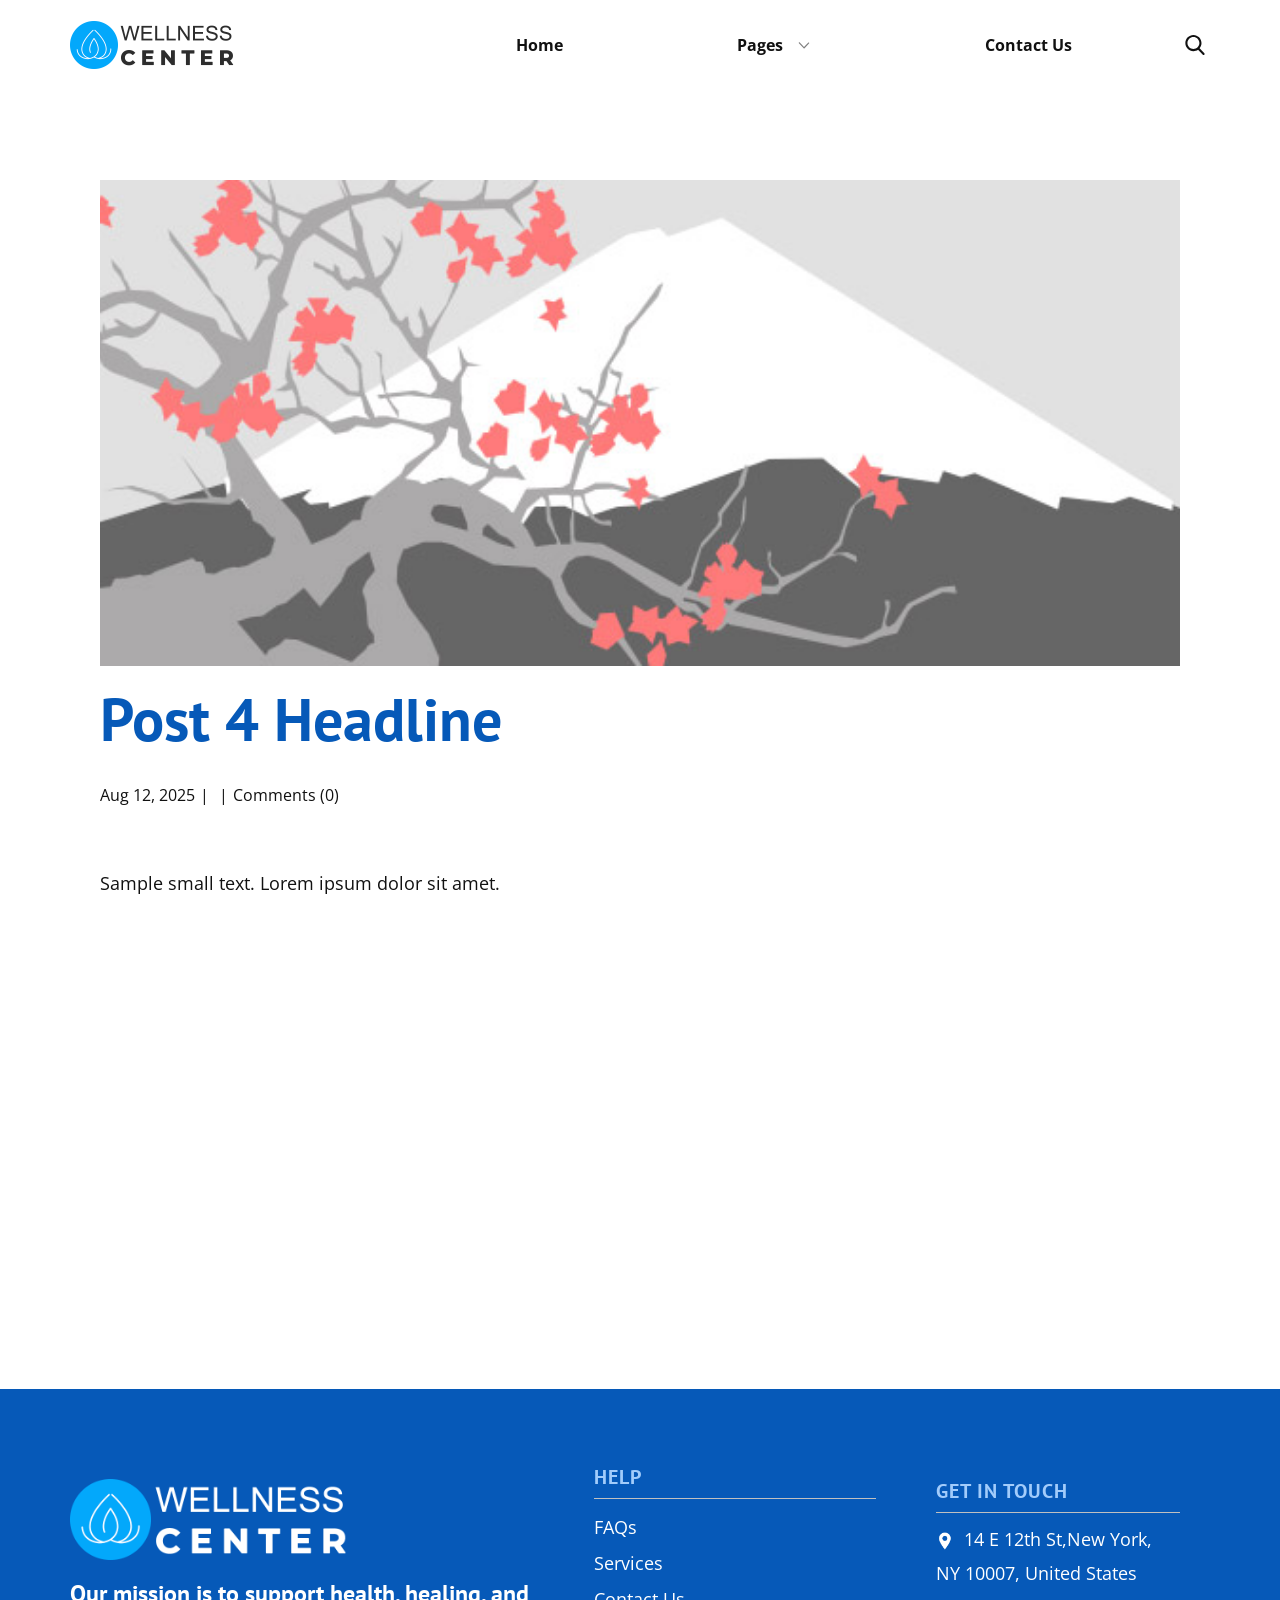
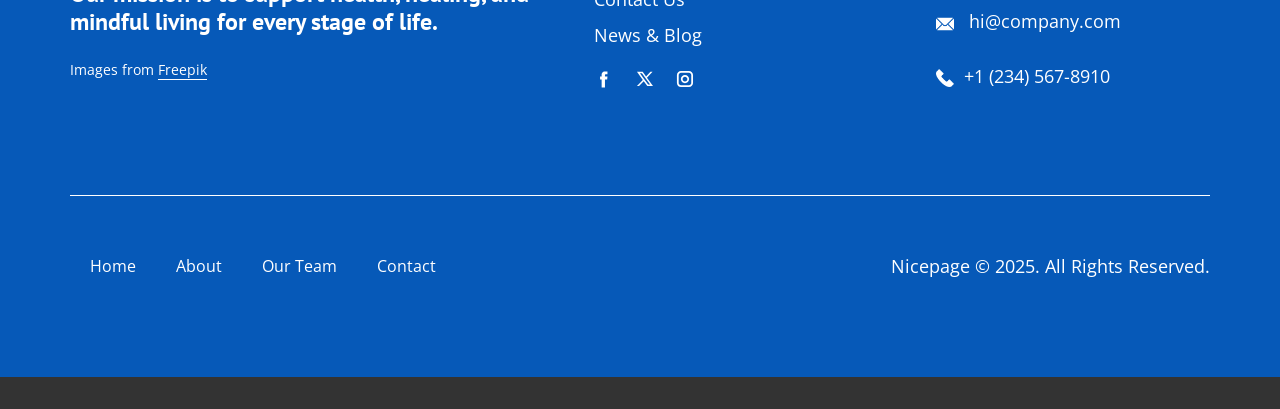
<file: blog/post-3.html>
<!DOCTYPE html>
<html style="font-size: 16px;" lang="en"><head>
    <meta name="viewport" content="width=device-width, initial-scale=1.0">
    <meta charset="utf-8">
    <meta name="keywords" content="Post 1 Headline">
    <meta name="description" content="">
    <title>Post 4 Headline</title>
    <link rel="stylesheet" href="../nicepage.css" media="screen">
<link rel="stylesheet" href="../Post-Template.css" media="screen">
    <script class="u-script" type="text/javascript" src="../jquery.js" defer=""></script>
    <script class="u-script" type="text/javascript" src="../nicepage.js" defer=""></script>
    <meta name="generator" content="Nicepage 8.3.6, nicepage.com">
    
    
    
    <link id="u-page-google-font" rel="stylesheet" href="https://fonts.googleapis.com/css2?display=swap&amp;family=PT+Sans:ital,wght@0,400;0,700;1,400;1,700&amp;family=Open+Sans:ital,wght@0,300;0,400;0,500;0,600;0,700;0,800;1,300;1,400;1,500;1,600;1,700;1,800">
    <script type="application/ld+json">{
		"@context": "http://schema.org",
		"@type": "Organization",
		"name": "",
		"logo": "images/logo-black.png",
		"sameAs": [
				"https://facebook.com/name",
				"https://twitter.com/name",
				"https://instagram.com/name"
		]
}</script>
    <meta name="theme-color" content="#0659b8">
    <meta name="twitter:site" content="@">
    <meta name="twitter:card" content="summary_large_image">
    <meta name="twitter:title" content="Post 4 Headline">
    <meta name="twitter:description" content="">
  <meta data-intl-tel-input-cdn-path="intlTelInput/"></head>
  <body data-path-to-root="./" data-include-products="false" class="u-body u-xl-mode" data-lang="en"><header class="u-clearfix u-header u-header" id="header"><div class="u-clearfix u-sheet u-valign-middle u-valign-middle-xxl u-sheet-1">
        <a href="#" class="u-image u-logo u-image-1" data-image-width="656" data-image-height="192">
          <img src="../images/logo-black.png" class="u-logo-image u-logo-image-1">
        </a>
        <nav class="u-dropdown-icon u-menu u-menu-dropdown u-offcanvas u-menu-1" role="navigation" aria-label="Menu navigation">
          <div class="menu-collapse" style="font-size: 1rem; letter-spacing: 0px; font-weight: 700;">
            <a class="u-button-style u-custom-left-right-menu-spacing u-custom-padding-bottom u-custom-text-hover-color u-custom-top-bottom-menu-spacing u-hamburger-link u-nav-link u-text-active-palette-1-base u-text-hover-palette-2-base" href="#" tabindex="-1" aria-label="Open menu" aria-controls="261f">
              <svg class="u-svg-link" viewBox="0 0 24 24"><use xlink:href="#menu-hamburger"></use></svg>
              <svg class="u-svg-content" version="1.1" id="menu-hamburger" viewBox="0 0 16 16" x="0px" y="0px" xmlns:xlink="http://www.w3.org/1999/xlink" xmlns="http://www.w3.org/2000/svg"><g><rect y="1" width="16" height="2"></rect><rect y="7" width="16" height="2"></rect><rect y="13" width="16" height="2"></rect>
</g></svg>
            </a>
          </div>
          <div class="u-custom-menu u-nav-container">
            <ul class="u-nav u-unstyled u-nav-1" role="menubar"><li role="none" class="u-nav-item"><a role="menuitem" class="u-button-style u-nav-link u-text-active-palette-1-base u-text-hover-palette-1-base u-nav-link-2" href="../">Home</a>
</li><li role="none" class="u-nav-item"><a tabindex="-1" role="menuitem" class="u-button-style u-nav-link u-text-active-palette-1-base u-text-hover-palette-1-base u-nav-link-2" aria-haspopup="true" aria-current="page">Pages</a><div class="u-nav-popup"><ul role="menu" class="u-h-spacing-20 u-nav u-unstyled u-v-spacing-10" aria-label="Pages menu"><li role="none" class="u-nav-item"><a role="menuitem" class="u-active-palette-1-base u-button-style u-grey-5 u-hover-palette-1-base u-nav-link" href="../About.html">About Us</a>
</li><li role="none" class="u-nav-item"><a tabindex="-1" role="menuitem" class="u-active-palette-1-base u-button-style u-grey-5 u-hover-palette-1-base u-nav-link" href="#">Our Team</a>
</li><li role="none" class="u-nav-item"><a role="menuitem" class="u-active-palette-1-base u-button-style u-grey-5 u-hover-palette-1-base u-nav-link" href="../FAQ-Page.html">FAQ</a>
</li></ul>
</div>
</li><li role="none" class="u-nav-item"><a tabindex="-1" role="menuitem" class="u-button-style u-nav-link u-text-active-palette-1-base u-text-hover-palette-1-base u-nav-link-2" href="#">Contact Us</a>
</li></ul>
          </div>
          <div class="u-custom-menu u-nav-container-collapse" id="261f" role="region" aria-label="Menu panel">
            <div class="u-black u-container-style u-inner-container-layout u-opacity u-opacity-95 u-sidenav">
              <div class="u-inner-container-layout u-sidenav-overflow">
                <div class="u-menu-close" tabindex="-1" aria-label="Close menu"></div>
                <ul class="u-align-center u-nav u-popupmenu-items u-unstyled u-nav-3" role="menubar"><li role="none" class="u-nav-item"><a role="menuitem" class="u-button-style u-nav-link" href="../">Home</a>
</li><li role="none" class="u-nav-item"><a tabindex="-1" role="menuitem" class="u-button-style u-nav-link" aria-haspopup="true" aria-current="page">Pages</a><div class="u-nav-popup"><ul role="menu" class="u-h-spacing-20 u-nav u-unstyled u-v-spacing-10" aria-label="Pages menu"><li role="none" class="u-nav-item"><a role="menuitem" class="u-button-style u-nav-link" href="../About.html">About Us</a>
</li><li role="none" class="u-nav-item"><a tabindex="-1" role="menuitem" class="u-button-style u-nav-link" href="#">Our Team</a>
</li><li role="none" class="u-nav-item"><a role="menuitem" class="u-button-style u-nav-link" href="../FAQ-Page.html">FAQ</a>
</li></ul>
</div>
</li><li role="none" class="u-nav-item"><a tabindex="-1" role="menuitem" class="u-button-style u-nav-link" href="#">Contact Us</a>
</li></ul>
              </div>
            </div>
            <div class="u-black u-menu-overlay u-opacity u-opacity-70"></div>
          </div>
        </nav>
        <form action="#" class="u-search u-search-layout-icon u-search-left u-search-1" data-search-token="no-license" data-href="../search/search.html" data-page-id="970116825">
          <div class="u-search-overlay"></div>
          <button class="u-search-button" type="submit"><span class="u-search-icon u-search-icon-1">
              <svg class="u-svg-link" preserveAspectRatio="xMidYMin slice" viewBox="0 0 56.966 56.966"><use xlink:href="#svg-8e85"></use></svg>
              <svg xmlns="http://www.w3.org/2000/svg" xmlns:xlink="http://www.w3.org/1999/xlink" version="1.1" id="svg-8e85" x="0px" y="0px" viewBox="0 0 56.966 56.966" style="enable-background:new 0 0 56.966 56.966;" xml:space="preserve" class="u-svg-content"><path d="M55.146,51.887L41.588,37.786c3.486-4.144,5.396-9.358,5.396-14.786c0-12.682-10.318-23-23-23s-23,10.318-23,23  s10.318,23,23,23c4.761,0,9.298-1.436,13.177-4.162l13.661,14.208c0.571,0.593,1.339,0.92,2.162,0.92  c0.779,0,1.518-0.297,2.079-0.837C56.255,54.982,56.293,53.08,55.146,51.887z M23.984,6c9.374,0,17,7.626,17,17s-7.626,17-17,17  s-17-7.626-17-17S14.61,6,23.984,6z"></path></svg></span>
          </button>
          <input class="u-search-input" type="search" name="search" value="" placeholder="Search">
        </form>
      </div></header>
    <section class="u-align-center u-clearfix u-section-1" id="block-2">
      <div class="u-clearfix u-sheet u-valign-middle-md u-valign-middle-sm u-valign-middle-xs u-sheet-1"><!--post_details--><!--post_details_options_json--><!--{"source":""}--><!--/post_details_options_json--><!--blog_post-->
        <div class="u-container-style u-expanded-width u-post-details u-post-details-1">
          <div class="u-container-layout u-valign-middle u-container-layout-1"><!--blog_post_image-->
            <img alt="" class="u-blog-control u-expanded-width u-image u-image-default u-image-1" src="../images/0fd3416c.jpeg"><!--/blog_post_image--><!--blog_post_header-->
            <h2 class="u-blog-control u-text u-text-1">Post 4 Headline</h2><!--/blog_post_header--><!--blog_post_metadata-->
            <div class="u-blog-control u-metadata u-metadata-1"><!--blog_post_metadata_date--><span class="u-meta-date u-meta-icon">Aug 12, 2025</span><!--/blog_post_metadata_date--><!--blog_post_metadata_category--><span class="u-meta-category u-meta-icon"></span><!--/blog_post_metadata_category--><!--blog_post_metadata_comments--><span class="u-meta-comments u-meta-icon"><!--blog_post_metadata_comments_content-->Comments (0)<!--/blog_post_metadata_comments_content--></span><!--/blog_post_metadata_comments-->
            </div><!--/blog_post_metadata--><!--blog_post_content-->
            <div class="u-align-justify u-blog-control u-post-content u-text u-text-2 fr-view">
  <p>
    <meta name="viewport" content="width=device-width, initial-scale=1.0">
    <meta charset="utf-8">
    <meta name="keywords" content=""><meta name="description" content="">
    <title></title>
    <link rel="stylesheet" href="/nicepage.css" media="screen" class="u-static-style"><link rel="stylesheet" href="/nicepage.css" media="screen">
    <script class="u-script" type="text/javascript" src="//capp.nicepage.com/assets/jquery-1.9.1.min.js" defer=""></script>
    <script class="u-script" type="text/javascript" src="//capp.nicepage.com/e1ec80a0bae8923e64d6c550789dfe4bf6121475/nicepage.js" defer=""></script>
</p><section class="u-clearfix u-valign-top u-block-c192-1" custom-posts-hash="T" data-section-properties="{&quot;margin&quot;:&quot;none&quot;,&quot;stretch&quot;:true}" data-id="c192" data-posts-content="[{'images':[],'maps':[],'videos':[],'icons':[],'textWidth':'','textHeight':'','id':1,'headingProp':'h3','textProp':'text'}]" style="min-height: 500px">
  <div class="u-clearfix u-rich-text u-text u-block-c192-4" data-state="{&quot;margin-top&quot;:{&quot;shouldApplyDefaultMargins&quot;:{&quot;XL&quot;:false,&quot;LG&quot;:false,&quot;MD&quot;:false,&quot;SM&quot;:true,&quot;XS&quot;:true},&quot;parentVerticalAlign&quot;:{&quot;XL&quot;:&quot;top&quot;,&quot;LG&quot;:&quot;top&quot;,&quot;MD&quot;:&quot;top&quot;,&quot;SM&quot;:&quot;top&quot;,&quot;XS&quot;:&quot;top&quot;}},&quot;margin-bottom&quot;:{&quot;shouldApplyDefaultMargins&quot;:{&quot;XL&quot;:false,&quot;LG&quot;:false,&quot;MD&quot;:false,&quot;SM&quot;:true,&quot;XS&quot;:true},&quot;parentVerticalAlign&quot;:{&quot;XL&quot;:&quot;top&quot;,&quot;LG&quot;:&quot;top&quot;,&quot;MD&quot;:&quot;top&quot;,&quot;SM&quot;:&quot;top&quot;,&quot;XS&quot;:&quot;top&quot;}}}" style="">
  <p>Sample small text. Lorem ipsum dolor sit amet.</p>
  </div>
  <style data-mode="XL">@media (min-width: 1200px) {
  .u-block-c192-1 {
    min-height: 500px;
  }
}</style>
  <style data-mode="LG">@media (max-width: 1199px) and (min-width: 992px) {
  .u-block-c192-1 {
    min-height: 500px;
  }
}</style>
  <style data-mode="MD">@media (max-width: 991px) and (min-width: 768px) {
  .u-block-c192-1 {
    min-height: 500px;
  }
}</style>
  <style data-mode="SM">@media (max-width: 767px) and (min-width: 576px) {
  .u-block-c192-1 {
    min-height: 500px;
  }
}</style>
  <style data-mode="XS">@media (max-width: 575px) {
  .u-block-c192-1 {
    min-height: 500px;
  }
}</style>
</section>
<p></p>
  </div><!--/blog_post_content-->
          </div>
        </div><!--/blog_post--><!--/post_details-->
      </div>
    </section>
    
    
    
    <footer class="u-align-center-sm u-align-center-xs u-clearfix u-container-align-center u-footer u-palette-1-base" id="footer"><div class="u-clearfix u-sheet u-valign-middle u-sheet-1">
        <div class="data-layout-selected u-clearfix u-expanded-width u-layout-wrap u-layout-wrap-1">
          <div class="u-gutter-0 u-layout">
            <div class="u-layout-row">
              <div class="u-container-align-left u-container-style u-layout-cell u-shape-rectangle u-size-26-lg u-size-26-xl u-size-26-xxl u-size-40-md u-size-40-sm u-size-40-xs u-layout-cell-1">
                <div class="u-container-layout u-valign-top u-container-layout-1">
                  <a href="" class="u-image u-logo u-image-1" data-image-width="656" data-image-height="192">
                    <img src="../images/logo-white-1.png" class="u-logo-image u-logo-image-1">
                  </a>
                  <h4 class="u-align-left u-text u-text-default u-text-1"> Our mission is to support health, healing, and mindful living for every stage of life.</h4>
                  <p class="u-align-left u-text u-text-2">Images from <a href="https://www.freepik.com/" class="u-active-none u-border-1 u-border-active-palette-1-base u-border-hover-palette-1-base u-border-no-left u-border-no-right u-border-no-top u-border-white u-btn u-button-link u-button-style u-hover-none u-none u-text-body-alt-color u-btn-1" target="_blank" data-animation-name="" data-animation-duration="0" data-animation-delay="0" data-animation-direction="">Freepik</a>
                  </p>
                </div>
              </div>
              <div class="u-container-style u-layout-cell u-shape-rectangle u-size-18-lg u-size-18-xl u-size-18-xxl u-size-20-md u-size-20-sm u-size-20-xs u-layout-cell-2">
                <div class="u-container-layout u-valign-top u-container-layout-2">
                  <h5 class="u-align-left u-text u-text-3"> Help</h5>
                  <div class="u-align-left u-border-1 u-border-grey-25 u-border-no-bottom u-border-no-left u-expanded-width u-line u-line-horizontal u-line-1"></div>
                  <p class="u-align-left u-text u-text-4">
                    <a href="#" class="u-active-none u-border-1 u-border-active-white u-border-hover-white u-border-no-left u-border-no-right u-border-no-top u-btn u-button-link u-button-style u-hover-none u-none u-text-active-grey-10 u-text-body-alt-color u-text-hover-grey-10 u-btn-2" title="#" data-animation-name="" data-animation-duration="0" data-animation-delay="0" data-animation-direction=""> FAQs</a>
                    <a href="#" class="u-active-none u-border-1 u-border-active-white u-border-hover-white u-border-no-left u-border-no-right u-border-no-top u-btn u-button-link u-button-style u-hover-none u-none u-text-active-grey-10 u-text-body-alt-color u-text-hover-grey-10 u-btn-3" title="#" data-animation-name="" data-animation-duration="0" data-animation-delay="0" data-animation-direction="">
                      <br>Services
                    </a>
                    <br>
                    <a href="#" class="u-active-none u-border-1 u-border-active-white u-border-hover-white u-border-no-left u-border-no-right u-border-no-top u-btn u-button-link u-button-style u-hover-none u-none u-text-active-grey-10 u-text-body-alt-color u-text-hover-grey-10 u-btn-4" title="#" data-animation-name="" data-animation-duration="0" data-animation-delay="0" data-animation-direction=""> Contact Us<br>
                    </a>
                    <a href="#" class="u-active-none u-border-1 u-border-active-white u-border-hover-white u-border-no-left u-border-no-right u-border-no-top u-btn u-button-link u-button-style u-hover-none u-none u-text-active-grey-10 u-text-body-alt-color u-text-hover-grey-10 u-btn-5" data-animation-name="" data-animation-duration="0" data-animation-delay="0" data-animation-direction=""> News &amp; Blog</a>
                    <br>
                  </p>
                  <div class="u-social-icons u-social-icons-1">
                    <a class="u-social-url" title="facebook" target="_blank" href="https://facebook.com/name"><span class="u-icon u-social-facebook u-social-icon u-text-white u-icon-1"><svg class="u-svg-link" preserveAspectRatio="xMidYMin slice" viewBox="0 0 112 112" style=""><use xlink:href="#svg-58df"></use></svg><svg class="u-svg-content" viewBox="0 0 112 112" x="0" y="0" id="svg-58df"><path fill="currentColor" d="M75.5,28.8H65.4c-1.5,0-4,0.9-4,4.3v9.4h13.9l-1.5,15.8H61.4v45.1H42.8V58.3h-8.8V42.4h8.8V32.2
c0-7.4,3.4-18.8,18.8-18.8h13.8v15.4H75.5z"></path></svg></span>
                    </a>
                    <a class="u-social-url" title="twitter" target="_blank" href="https://twitter.com/name"><span class="u-icon u-social-icon u-social-twitter u-text-white u-icon-2"><svg class="u-svg-link" preserveAspectRatio="xMidYMin slice" viewBox="0 0 112.2 112.2" style=""><use xlink:href="#svg-e10a"></use></svg><svg class="u-svg-content" viewBox="0 0 112.2 112.2" x="0px" y="0px" id="svg-e10a"><path d="M67.1,49.1L98.6,16h-12L62,42L43.2,16H11l32.8,45.2L11,96h11.6l26.3-27.7L69.1,96H101L67.1,49.1z M55,61.9l-5.1-7L27.5,24.4
	h11.4l17.3,23.8l5.1,7.1l23.4,32.2H73.8L55,61.9z"></path></svg></span>
                    </a>
                    <a class="u-social-url" title="instagram" target="_blank" href="https://instagram.com/name"><span class="u-icon u-social-icon u-social-instagram u-text-white u-icon-3"><svg class="u-svg-link" preserveAspectRatio="xMidYMin slice" viewBox="0 0 112 112" style=""><use xlink:href="#svg-3bdf"></use></svg><svg class="u-svg-content" viewBox="0 0 112 112" x="0" y="0" id="svg-3bdf"><path fill="currentColor" d="M55.9,32.9c-12.8,0-23.2,10.4-23.2,23.2s10.4,23.2,23.2,23.2s23.2-10.4,23.2-23.2S68.7,32.9,55.9,32.9z
	 M55.9,69.4c-7.4,0-13.3-6-13.3-13.3c-0.1-7.4,6-13.3,13.3-13.3s13.3,6,13.3,13.3C69.3,63.5,63.3,69.4,55.9,69.4z"></path><path fill="currentColor" d="M78.2,11H33.5C21,11,10.8,21.3,10.8,33.7v44.7c0,12.6,10.2,22.8,22.7,22.8h44.7c12.6,0,22.7-10.2,22.7-22.7
	V33.7C100.8,21.1,90.6,11,78.2,11z M91,78.4c0,7.1-5.8,12.8-12.8,12.8H33.5c-7.1,0-12.8-5.8-12.8-12.8V33.7
	c0-7.1,5.8-12.8,12.8-12.8h44.7c7.1,0,12.8,5.8,12.8,12.8V78.4z"></path></svg></span>
                    </a>
                  </div>
                </div>
              </div>
              <div class="u-container-style u-layout-cell u-shape-rectangle u-size-16-lg u-size-16-xl u-size-16-xxl u-size-60-md u-size-60-sm u-size-60-xs u-layout-cell-3">
                <div class="u-container-layout u-valign-top u-container-layout-3">
                  <h5 class="u-align-left u-text u-text-5"> Get In Touch</h5>
                  <div class="u-align-left u-border-1 u-border-grey-25 u-border-no-bottom u-border-no-left u-expanded-width u-line u-line-horizontal u-line-2" data-animation-name="" data-animation-duration="0" data-animation-delay="0" data-animation-direction=""></div>
                  <p class="u-align-left u-text u-text-6"><span class="u-file-icon u-icon u-text-white u-icon-4"><img src="../images/1-b26c8bb7.png" alt=""></span>&nbsp;​​​​14 E 12th St,New York, NY 10007, United States
                  </p>
                  <p class="u-align-left u-text u-text-default u-text-7"><span class="u-file-icon u-icon u-text-white u-icon-5"><img src="../images/2-a85e65c4.png" alt=""></span>&nbsp; <a href="mailto:hi@car.repair.com" class="u-active-none u-border-1 u-border-active-white u-border-hover-white u-border-no-left u-border-no-right u-border-no-top u-btn u-button-link u-button-style u-hover-none u-none u-text-active-grey-10 u-text-body-alt-color u-text-hover-grey-10 u-btn-6" data-animation-name="" data-animation-duration="0" data-animation-delay="0" data-animation-direction="">hi@company.com</a>
                  </p>
                  <p class="u-align-left u-text u-text-8">
                    <a href="tel:+12345678910" class="u-active-none u-border-1 u-border-active-white u-border-hover-white u-border-no-left u-border-no-right u-border-no-top u-btn u-button-link u-button-style u-hover-none u-none u-text-active-grey-10 u-text-body-alt-color u-text-hover-grey-10 u-btn-7" data-animation-name="" data-animation-duration="0" data-animation-delay="0" data-animation-direction=""><span class="u-file-icon u-icon u-text-white u-icon-6"><img src="../images/3-c91f3b92.png" alt=""></span>&nbsp;​+1 (234) 567-8910
                    </a>
                  </p>
                </div>
              </div>
            </div>
          </div>
        </div>
        <div class="u-align-center u-border-1 u-border-white u-expanded-width u-line u-line-horizontal u-line-3"></div>
        <div class="data-layout-selected u-clearfix u-expanded-width u-layout-custom-xs u-layout-wrap u-layout-wrap-2">
          <div class="u-layout">
            <div class="u-layout-row">
              <div class="u-container-style u-layout-cell u-size-14-xs u-size-30-lg u-size-30-xl u-size-30-xxl u-size-60-md u-size-60-sm u-layout-cell-4">
                <div class="u-container-layout u-valign-middle u-container-layout-4">
                  <nav class="u-menu u-menu-dropdown u-offcanvas u-menu-1" data-responsive-from="XS" role="navigation">
                    <div class="menu-collapse">
                      <a class="u-button-style u-hamburger-link u-nav-link" aria-label="Open menu" aria-controls="e226" href="#">
                        <svg class="u-svg-link" viewBox="0 0 24 24"><use xlink:href="#svg-23e0"></use></svg>
                        <svg class="u-svg-content" version="1.1" id="svg-23e0" viewBox="0 0 16 16" x="0px" y="0px" xmlns:xlink="http://www.w3.org/1999/xlink" xmlns="http://www.w3.org/2000/svg"><g><rect y="1" width="16" height="2"></rect><rect y="7" width="16" height="2"></rect><rect y="13" width="16" height="2"></rect>
</g></svg>
                      </a>
                    </div>
                    <div class="u-custom-menu u-nav-container">
                      <ul class="u-nav u-unstyled" role="menubar"><li class="u-nav-item" role="none"><a class="u-button-style u-nav-link" href="#" tabindex="-1" role="menuitem" aria-haspopup="true" aria-expanded="false">Home</a>
</li><li class="u-nav-item" role="none"><a class="u-button-style u-nav-link" href="#" tabindex="-1" role="menuitem">About</a>
</li><li class="u-nav-item" role="none"><a class="u-button-style u-nav-link" href="#" tabindex="-1" role="menuitem">Our Team</a>
</li><li class="u-nav-item" role="none"><a class="u-button-style u-nav-link" href="#" tabindex="-1" role="menuitem">Contact</a>
</li></ul>
                    </div>
                    <div id="e226" role="region" aria-label="Menu panel" class="u-custom-menu u-nav-container-collapse">
                      <div class="u-black u-container-style u-inner-container-layout u-opacity u-opacity-95 u-sidenav">
                        <div class="u-inner-container-layout u-sidenav-overflow">
                          <div class="u-menu-close" aria-label="Close menu"></div>
                          <ul class="u-align-center u-nav u-popupmenu-items u-unstyled u-nav-2"><li class="u-nav-item"><a class="u-button-style u-nav-link" href="#">Home</a>
</li><li class="u-nav-item"><a class="u-button-style u-nav-link" href="#">About</a>
</li><li class="u-nav-item"><a class="u-button-style u-nav-link" href="#">Our Team</a>
</li><li class="u-nav-item"><a class="u-button-style u-nav-link" href="#">Contact</a>
</li></ul>
                        </div>
                      </div>
                      <div class="u-black u-menu-overlay u-opacity u-opacity-70"></div>
                    </div>
                    <style class="menu-style">@media (max-width: 539px) {
                    [data-responsive-from="XS"] .u-nav-container {
                        display: none;
                    }
                    [data-responsive-from="XS"] .menu-collapse {
                        display: block;
                    }
                }</style>
                  </nav>
                </div>
              </div>
              <div class="u-container-align-left-md u-container-align-left-sm u-container-align-left-xs u-container-align-right-lg u-container-align-right-xl u-container-align-right-xxl u-container-style u-layout-cell u-size-30-lg u-size-30-xl u-size-30-xxl u-size-46-xs u-size-60-md u-size-60-sm u-layout-cell-5">
                <div class="u-container-layout u-valign-middle u-container-layout-5">
                  <p class="u-align-left-md u-align-left-sm u-align-left-xs u-align-right-lg u-align-right-xl u-align-right-xxl u-text u-text-default u-text-9">Nicepage © 2025. All Rights Reserved.</p>
                </div>
              </div>
            </div>
          </div>
        </div>
      </div></footer>
    <section class="u-backlink u-clearfix u-grey-80"></section>
  
</body></html>
</file>
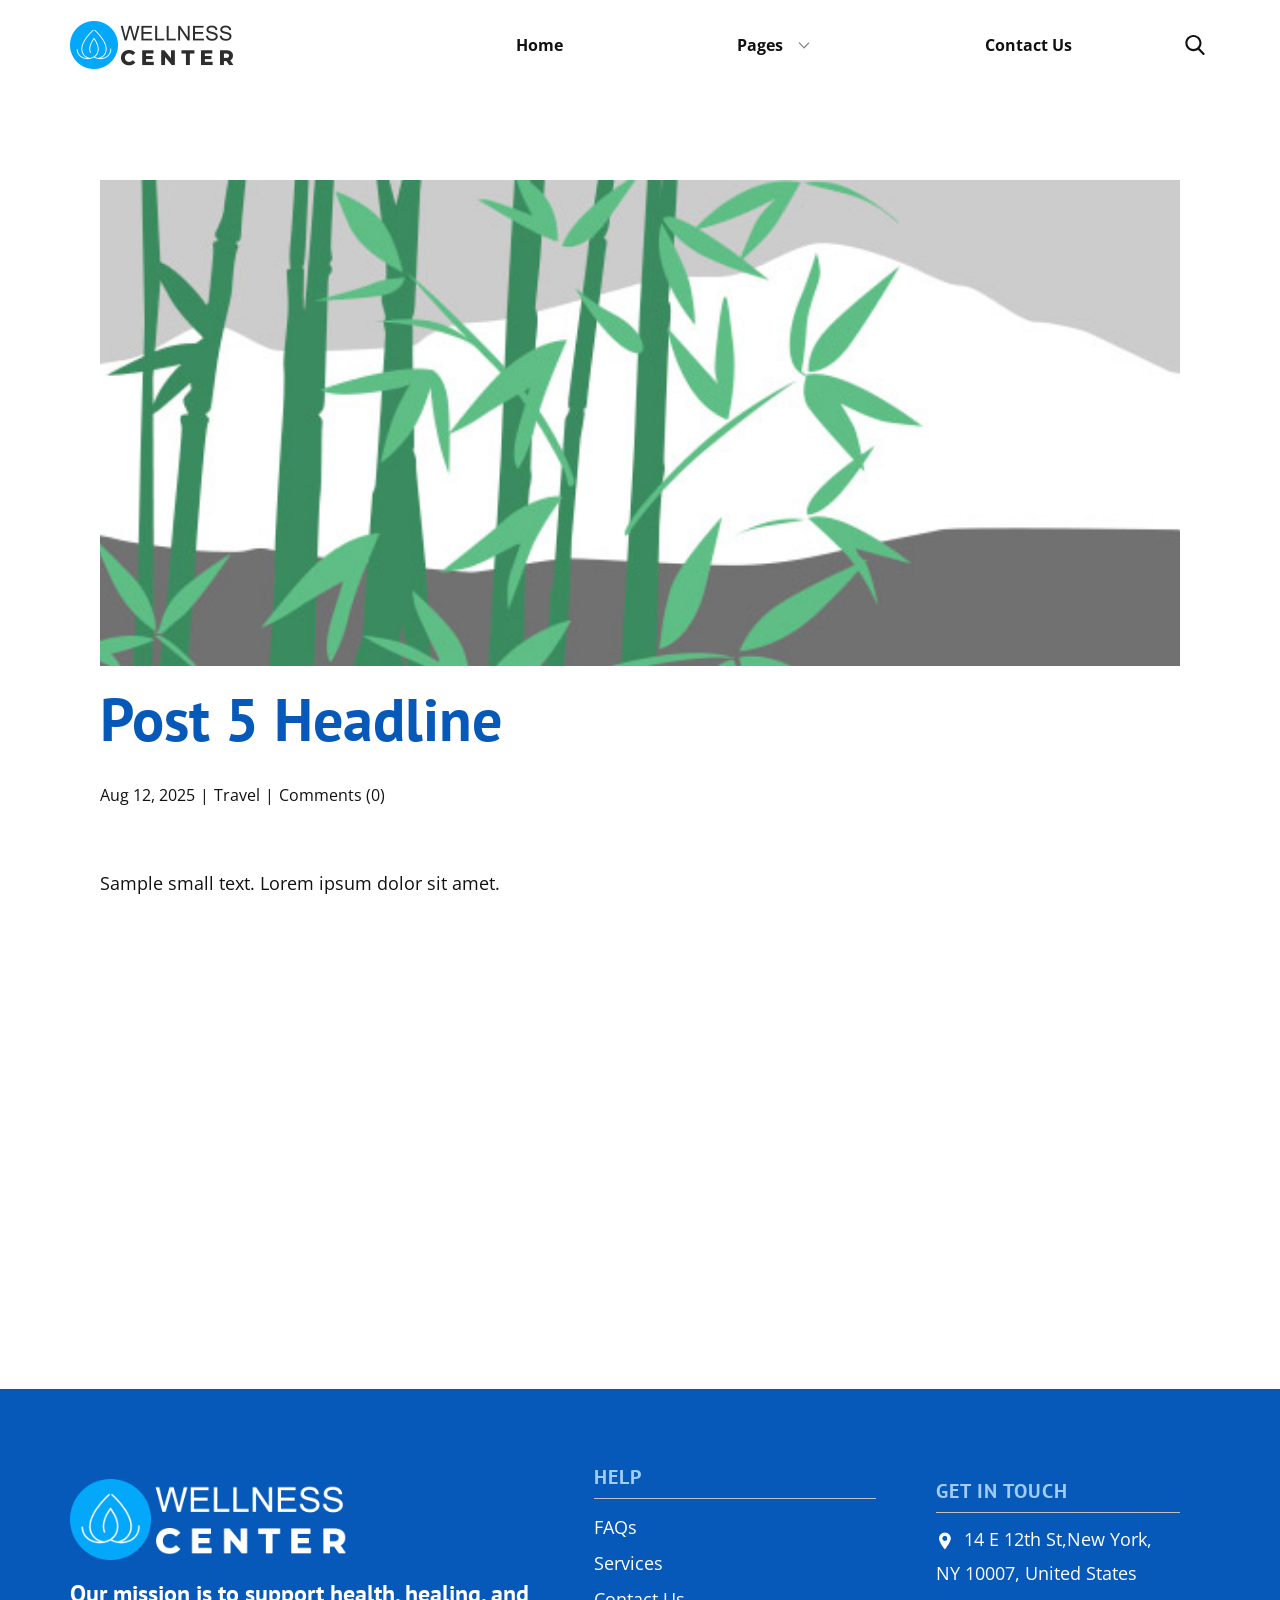
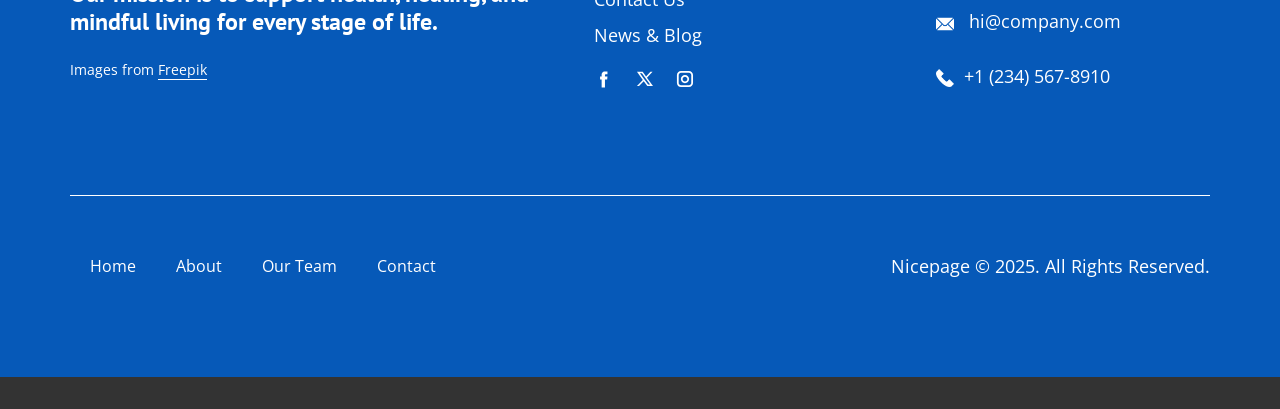
<file: blog/post-4.html>
<!DOCTYPE html>
<html style="font-size: 16px;" lang="en"><head>
    <meta name="viewport" content="width=device-width, initial-scale=1.0">
    <meta charset="utf-8">
    <meta name="keywords" content="Post 1 Headline">
    <meta name="description" content="">
    <title>Post 5 Headline</title>
    <link rel="stylesheet" href="../nicepage.css" media="screen">
<link rel="stylesheet" href="../Post-Template.css" media="screen">
    <script class="u-script" type="text/javascript" src="../jquery.js" defer=""></script>
    <script class="u-script" type="text/javascript" src="../nicepage.js" defer=""></script>
    <meta name="generator" content="Nicepage 8.3.6, nicepage.com">
    
    
    
    <link id="u-page-google-font" rel="stylesheet" href="https://fonts.googleapis.com/css2?display=swap&amp;family=PT+Sans:ital,wght@0,400;0,700;1,400;1,700&amp;family=Open+Sans:ital,wght@0,300;0,400;0,500;0,600;0,700;0,800;1,300;1,400;1,500;1,600;1,700;1,800">
    <script type="application/ld+json">{
		"@context": "http://schema.org",
		"@type": "Organization",
		"name": "",
		"logo": "images/logo-black.png",
		"sameAs": [
				"https://facebook.com/name",
				"https://twitter.com/name",
				"https://instagram.com/name"
		]
}</script>
    <meta name="theme-color" content="#0659b8">
    <meta name="twitter:site" content="@">
    <meta name="twitter:card" content="summary_large_image">
    <meta name="twitter:title" content="Post 5 Headline">
    <meta name="twitter:description" content="">
  <meta data-intl-tel-input-cdn-path="intlTelInput/"></head>
  <body data-path-to-root="./" data-include-products="false" class="u-body u-xl-mode" data-lang="en"><header class="u-clearfix u-header u-header" id="header"><div class="u-clearfix u-sheet u-valign-middle u-valign-middle-xxl u-sheet-1">
        <a href="#" class="u-image u-logo u-image-1" data-image-width="656" data-image-height="192">
          <img src="../images/logo-black.png" class="u-logo-image u-logo-image-1">
        </a>
        <nav class="u-dropdown-icon u-menu u-menu-dropdown u-offcanvas u-menu-1" role="navigation" aria-label="Menu navigation">
          <div class="menu-collapse" style="font-size: 1rem; letter-spacing: 0px; font-weight: 700;">
            <a class="u-button-style u-custom-left-right-menu-spacing u-custom-padding-bottom u-custom-text-hover-color u-custom-top-bottom-menu-spacing u-hamburger-link u-nav-link u-text-active-palette-1-base u-text-hover-palette-2-base" href="#" tabindex="-1" aria-label="Open menu" aria-controls="261f">
              <svg class="u-svg-link" viewBox="0 0 24 24"><use xlink:href="#menu-hamburger"></use></svg>
              <svg class="u-svg-content" version="1.1" id="menu-hamburger" viewBox="0 0 16 16" x="0px" y="0px" xmlns:xlink="http://www.w3.org/1999/xlink" xmlns="http://www.w3.org/2000/svg"><g><rect y="1" width="16" height="2"></rect><rect y="7" width="16" height="2"></rect><rect y="13" width="16" height="2"></rect>
</g></svg>
            </a>
          </div>
          <div class="u-custom-menu u-nav-container">
            <ul class="u-nav u-unstyled u-nav-1" role="menubar"><li role="none" class="u-nav-item"><a role="menuitem" class="u-button-style u-nav-link u-text-active-palette-1-base u-text-hover-palette-1-base u-nav-link-2" href="../">Home</a>
</li><li role="none" class="u-nav-item"><a tabindex="-1" role="menuitem" class="u-button-style u-nav-link u-text-active-palette-1-base u-text-hover-palette-1-base u-nav-link-2" aria-haspopup="true" aria-current="page">Pages</a><div class="u-nav-popup"><ul role="menu" class="u-h-spacing-20 u-nav u-unstyled u-v-spacing-10" aria-label="Pages menu"><li role="none" class="u-nav-item"><a role="menuitem" class="u-active-palette-1-base u-button-style u-grey-5 u-hover-palette-1-base u-nav-link" href="../About.html">About Us</a>
</li><li role="none" class="u-nav-item"><a tabindex="-1" role="menuitem" class="u-active-palette-1-base u-button-style u-grey-5 u-hover-palette-1-base u-nav-link" href="#">Our Team</a>
</li><li role="none" class="u-nav-item"><a role="menuitem" class="u-active-palette-1-base u-button-style u-grey-5 u-hover-palette-1-base u-nav-link" href="../FAQ-Page.html">FAQ</a>
</li></ul>
</div>
</li><li role="none" class="u-nav-item"><a tabindex="-1" role="menuitem" class="u-button-style u-nav-link u-text-active-palette-1-base u-text-hover-palette-1-base u-nav-link-2" href="#">Contact Us</a>
</li></ul>
          </div>
          <div class="u-custom-menu u-nav-container-collapse" id="261f" role="region" aria-label="Menu panel">
            <div class="u-black u-container-style u-inner-container-layout u-opacity u-opacity-95 u-sidenav">
              <div class="u-inner-container-layout u-sidenav-overflow">
                <div class="u-menu-close" tabindex="-1" aria-label="Close menu"></div>
                <ul class="u-align-center u-nav u-popupmenu-items u-unstyled u-nav-3" role="menubar"><li role="none" class="u-nav-item"><a role="menuitem" class="u-button-style u-nav-link" href="../">Home</a>
</li><li role="none" class="u-nav-item"><a tabindex="-1" role="menuitem" class="u-button-style u-nav-link" aria-haspopup="true" aria-current="page">Pages</a><div class="u-nav-popup"><ul role="menu" class="u-h-spacing-20 u-nav u-unstyled u-v-spacing-10" aria-label="Pages menu"><li role="none" class="u-nav-item"><a role="menuitem" class="u-button-style u-nav-link" href="../About.html">About Us</a>
</li><li role="none" class="u-nav-item"><a tabindex="-1" role="menuitem" class="u-button-style u-nav-link" href="#">Our Team</a>
</li><li role="none" class="u-nav-item"><a role="menuitem" class="u-button-style u-nav-link" href="../FAQ-Page.html">FAQ</a>
</li></ul>
</div>
</li><li role="none" class="u-nav-item"><a tabindex="-1" role="menuitem" class="u-button-style u-nav-link" href="#">Contact Us</a>
</li></ul>
              </div>
            </div>
            <div class="u-black u-menu-overlay u-opacity u-opacity-70"></div>
          </div>
        </nav>
        <form action="#" class="u-search u-search-layout-icon u-search-left u-search-1" data-search-token="no-license" data-href="../search/search.html" data-page-id="970116825">
          <div class="u-search-overlay"></div>
          <button class="u-search-button" type="submit"><span class="u-search-icon u-search-icon-1">
              <svg class="u-svg-link" preserveAspectRatio="xMidYMin slice" viewBox="0 0 56.966 56.966"><use xlink:href="#svg-8e85"></use></svg>
              <svg xmlns="http://www.w3.org/2000/svg" xmlns:xlink="http://www.w3.org/1999/xlink" version="1.1" id="svg-8e85" x="0px" y="0px" viewBox="0 0 56.966 56.966" style="enable-background:new 0 0 56.966 56.966;" xml:space="preserve" class="u-svg-content"><path d="M55.146,51.887L41.588,37.786c3.486-4.144,5.396-9.358,5.396-14.786c0-12.682-10.318-23-23-23s-23,10.318-23,23  s10.318,23,23,23c4.761,0,9.298-1.436,13.177-4.162l13.661,14.208c0.571,0.593,1.339,0.92,2.162,0.92  c0.779,0,1.518-0.297,2.079-0.837C56.255,54.982,56.293,53.08,55.146,51.887z M23.984,6c9.374,0,17,7.626,17,17s-7.626,17-17,17  s-17-7.626-17-17S14.61,6,23.984,6z"></path></svg></span>
          </button>
          <input class="u-search-input" type="search" name="search" value="" placeholder="Search">
        </form>
      </div></header>
    <section class="u-align-center u-clearfix u-section-1" id="block-2">
      <div class="u-clearfix u-sheet u-valign-middle-md u-valign-middle-sm u-valign-middle-xs u-sheet-1"><!--post_details--><!--post_details_options_json--><!--{"source":""}--><!--/post_details_options_json--><!--blog_post-->
        <div class="u-container-style u-expanded-width u-post-details u-post-details-1">
          <div class="u-container-layout u-valign-middle u-container-layout-1"><!--blog_post_image-->
            <img alt="" class="u-blog-control u-expanded-width u-image u-image-default u-image-1" src="../images/68f64b9d.jpeg"><!--/blog_post_image--><!--blog_post_header-->
            <h2 class="u-blog-control u-text u-text-1">Post 5 Headline</h2><!--/blog_post_header--><!--blog_post_metadata-->
            <div class="u-blog-control u-metadata u-metadata-1"><!--blog_post_metadata_date--><span class="u-meta-date u-meta-icon">Aug 12, 2025</span><!--/blog_post_metadata_date--><!--blog_post_metadata_category--><span class="u-meta-category u-meta-icon"><a href="/blog/blog.html#/blog-1///2">Travel</a></span><!--/blog_post_metadata_category--><!--blog_post_metadata_comments--><span class="u-meta-comments u-meta-icon"><!--blog_post_metadata_comments_content-->Comments (0)<!--/blog_post_metadata_comments_content--></span><!--/blog_post_metadata_comments-->
            </div><!--/blog_post_metadata--><!--blog_post_content-->
            <div class="u-align-justify u-blog-control u-post-content u-text u-text-2 fr-view">
  <p>
    <meta name="viewport" content="width=device-width, initial-scale=1.0">
    <meta charset="utf-8">
    <meta name="keywords" content=""><meta name="description" content="">
    <title></title>
    <link rel="stylesheet" href="/nicepage.css" media="screen" class="u-static-style"><link rel="stylesheet" href="/nicepage.css" media="screen">
    <script class="u-script" type="text/javascript" src="//capp.nicepage.com/assets/jquery-1.9.1.min.js" defer=""></script>
    <script class="u-script" type="text/javascript" src="//capp.nicepage.com/e1ec80a0bae8923e64d6c550789dfe4bf6121475/nicepage.js" defer=""></script>
</p><section class="u-clearfix u-valign-top u-block-d793-1" custom-posts-hash="T" data-section-properties="{&quot;margin&quot;:&quot;none&quot;,&quot;stretch&quot;:true}" data-id="d793" data-posts-content="[{'images':[],'maps':[],'videos':[],'icons':[],'textWidth':'','textHeight':'','id':1,'headingProp':'h3','textProp':'text'}]" style="min-height: 500px">
  <div class="u-clearfix u-rich-text u-text u-block-d793-4" data-state="{&quot;margin-top&quot;:{&quot;shouldApplyDefaultMargins&quot;:{&quot;XL&quot;:false,&quot;LG&quot;:false,&quot;MD&quot;:false,&quot;SM&quot;:true,&quot;XS&quot;:true},&quot;parentVerticalAlign&quot;:{&quot;XL&quot;:&quot;top&quot;,&quot;LG&quot;:&quot;top&quot;,&quot;MD&quot;:&quot;top&quot;,&quot;SM&quot;:&quot;top&quot;,&quot;XS&quot;:&quot;top&quot;}},&quot;margin-bottom&quot;:{&quot;shouldApplyDefaultMargins&quot;:{&quot;XL&quot;:false,&quot;LG&quot;:false,&quot;MD&quot;:false,&quot;SM&quot;:true,&quot;XS&quot;:true},&quot;parentVerticalAlign&quot;:{&quot;XL&quot;:&quot;top&quot;,&quot;LG&quot;:&quot;top&quot;,&quot;MD&quot;:&quot;top&quot;,&quot;SM&quot;:&quot;top&quot;,&quot;XS&quot;:&quot;top&quot;}}}" style="">
  <p>Sample small text. Lorem ipsum dolor sit amet.</p>
  </div>
  <style data-mode="XL">@media (min-width: 1200px) {
  .u-block-d793-1 {
    min-height: 500px;
  }
}</style>
  <style data-mode="LG">@media (max-width: 1199px) and (min-width: 992px) {
  .u-block-d793-1 {
    min-height: 500px;
  }
}</style>
  <style data-mode="MD">@media (max-width: 991px) and (min-width: 768px) {
  .u-block-d793-1 {
    min-height: 500px;
  }
}</style>
  <style data-mode="SM">@media (max-width: 767px) and (min-width: 576px) {
  .u-block-d793-1 {
    min-height: 500px;
  }
}</style>
  <style data-mode="XS">@media (max-width: 575px) {
  .u-block-d793-1 {
    min-height: 500px;
  }
}</style>
</section>
<p></p>
  </div><!--/blog_post_content-->
          </div>
        </div><!--/blog_post--><!--/post_details-->
      </div>
    </section>
    
    
    
    <footer class="u-align-center-sm u-align-center-xs u-clearfix u-container-align-center u-footer u-palette-1-base" id="footer"><div class="u-clearfix u-sheet u-valign-middle u-sheet-1">
        <div class="data-layout-selected u-clearfix u-expanded-width u-layout-wrap u-layout-wrap-1">
          <div class="u-gutter-0 u-layout">
            <div class="u-layout-row">
              <div class="u-container-align-left u-container-style u-layout-cell u-shape-rectangle u-size-26-lg u-size-26-xl u-size-26-xxl u-size-40-md u-size-40-sm u-size-40-xs u-layout-cell-1">
                <div class="u-container-layout u-valign-top u-container-layout-1">
                  <a href="" class="u-image u-logo u-image-1" data-image-width="656" data-image-height="192">
                    <img src="../images/logo-white-1.png" class="u-logo-image u-logo-image-1">
                  </a>
                  <h4 class="u-align-left u-text u-text-default u-text-1"> Our mission is to support health, healing, and mindful living for every stage of life.</h4>
                  <p class="u-align-left u-text u-text-2">Images from <a href="https://www.freepik.com/" class="u-active-none u-border-1 u-border-active-palette-1-base u-border-hover-palette-1-base u-border-no-left u-border-no-right u-border-no-top u-border-white u-btn u-button-link u-button-style u-hover-none u-none u-text-body-alt-color u-btn-1" target="_blank" data-animation-name="" data-animation-duration="0" data-animation-delay="0" data-animation-direction="">Freepik</a>
                  </p>
                </div>
              </div>
              <div class="u-container-style u-layout-cell u-shape-rectangle u-size-18-lg u-size-18-xl u-size-18-xxl u-size-20-md u-size-20-sm u-size-20-xs u-layout-cell-2">
                <div class="u-container-layout u-valign-top u-container-layout-2">
                  <h5 class="u-align-left u-text u-text-3"> Help</h5>
                  <div class="u-align-left u-border-1 u-border-grey-25 u-border-no-bottom u-border-no-left u-expanded-width u-line u-line-horizontal u-line-1"></div>
                  <p class="u-align-left u-text u-text-4">
                    <a href="#" class="u-active-none u-border-1 u-border-active-white u-border-hover-white u-border-no-left u-border-no-right u-border-no-top u-btn u-button-link u-button-style u-hover-none u-none u-text-active-grey-10 u-text-body-alt-color u-text-hover-grey-10 u-btn-2" title="#" data-animation-name="" data-animation-duration="0" data-animation-delay="0" data-animation-direction=""> FAQs</a>
                    <a href="#" class="u-active-none u-border-1 u-border-active-white u-border-hover-white u-border-no-left u-border-no-right u-border-no-top u-btn u-button-link u-button-style u-hover-none u-none u-text-active-grey-10 u-text-body-alt-color u-text-hover-grey-10 u-btn-3" title="#" data-animation-name="" data-animation-duration="0" data-animation-delay="0" data-animation-direction="">
                      <br>Services
                    </a>
                    <br>
                    <a href="#" class="u-active-none u-border-1 u-border-active-white u-border-hover-white u-border-no-left u-border-no-right u-border-no-top u-btn u-button-link u-button-style u-hover-none u-none u-text-active-grey-10 u-text-body-alt-color u-text-hover-grey-10 u-btn-4" title="#" data-animation-name="" data-animation-duration="0" data-animation-delay="0" data-animation-direction=""> Contact Us<br>
                    </a>
                    <a href="#" class="u-active-none u-border-1 u-border-active-white u-border-hover-white u-border-no-left u-border-no-right u-border-no-top u-btn u-button-link u-button-style u-hover-none u-none u-text-active-grey-10 u-text-body-alt-color u-text-hover-grey-10 u-btn-5" data-animation-name="" data-animation-duration="0" data-animation-delay="0" data-animation-direction=""> News &amp; Blog</a>
                    <br>
                  </p>
                  <div class="u-social-icons u-social-icons-1">
                    <a class="u-social-url" title="facebook" target="_blank" href="https://facebook.com/name"><span class="u-icon u-social-facebook u-social-icon u-text-white u-icon-1"><svg class="u-svg-link" preserveAspectRatio="xMidYMin slice" viewBox="0 0 112 112" style=""><use xlink:href="#svg-58df"></use></svg><svg class="u-svg-content" viewBox="0 0 112 112" x="0" y="0" id="svg-58df"><path fill="currentColor" d="M75.5,28.8H65.4c-1.5,0-4,0.9-4,4.3v9.4h13.9l-1.5,15.8H61.4v45.1H42.8V58.3h-8.8V42.4h8.8V32.2
c0-7.4,3.4-18.8,18.8-18.8h13.8v15.4H75.5z"></path></svg></span>
                    </a>
                    <a class="u-social-url" title="twitter" target="_blank" href="https://twitter.com/name"><span class="u-icon u-social-icon u-social-twitter u-text-white u-icon-2"><svg class="u-svg-link" preserveAspectRatio="xMidYMin slice" viewBox="0 0 112.2 112.2" style=""><use xlink:href="#svg-e10a"></use></svg><svg class="u-svg-content" viewBox="0 0 112.2 112.2" x="0px" y="0px" id="svg-e10a"><path d="M67.1,49.1L98.6,16h-12L62,42L43.2,16H11l32.8,45.2L11,96h11.6l26.3-27.7L69.1,96H101L67.1,49.1z M55,61.9l-5.1-7L27.5,24.4
	h11.4l17.3,23.8l5.1,7.1l23.4,32.2H73.8L55,61.9z"></path></svg></span>
                    </a>
                    <a class="u-social-url" title="instagram" target="_blank" href="https://instagram.com/name"><span class="u-icon u-social-icon u-social-instagram u-text-white u-icon-3"><svg class="u-svg-link" preserveAspectRatio="xMidYMin slice" viewBox="0 0 112 112" style=""><use xlink:href="#svg-3bdf"></use></svg><svg class="u-svg-content" viewBox="0 0 112 112" x="0" y="0" id="svg-3bdf"><path fill="currentColor" d="M55.9,32.9c-12.8,0-23.2,10.4-23.2,23.2s10.4,23.2,23.2,23.2s23.2-10.4,23.2-23.2S68.7,32.9,55.9,32.9z
	 M55.9,69.4c-7.4,0-13.3-6-13.3-13.3c-0.1-7.4,6-13.3,13.3-13.3s13.3,6,13.3,13.3C69.3,63.5,63.3,69.4,55.9,69.4z"></path><path fill="currentColor" d="M78.2,11H33.5C21,11,10.8,21.3,10.8,33.7v44.7c0,12.6,10.2,22.8,22.7,22.8h44.7c12.6,0,22.7-10.2,22.7-22.7
	V33.7C100.8,21.1,90.6,11,78.2,11z M91,78.4c0,7.1-5.8,12.8-12.8,12.8H33.5c-7.1,0-12.8-5.8-12.8-12.8V33.7
	c0-7.1,5.8-12.8,12.8-12.8h44.7c7.1,0,12.8,5.8,12.8,12.8V78.4z"></path></svg></span>
                    </a>
                  </div>
                </div>
              </div>
              <div class="u-container-style u-layout-cell u-shape-rectangle u-size-16-lg u-size-16-xl u-size-16-xxl u-size-60-md u-size-60-sm u-size-60-xs u-layout-cell-3">
                <div class="u-container-layout u-valign-top u-container-layout-3">
                  <h5 class="u-align-left u-text u-text-5"> Get In Touch</h5>
                  <div class="u-align-left u-border-1 u-border-grey-25 u-border-no-bottom u-border-no-left u-expanded-width u-line u-line-horizontal u-line-2" data-animation-name="" data-animation-duration="0" data-animation-delay="0" data-animation-direction=""></div>
                  <p class="u-align-left u-text u-text-6"><span class="u-file-icon u-icon u-text-white u-icon-4"><img src="../images/1-b26c8bb7.png" alt=""></span>&nbsp;​​​​14 E 12th St,New York, NY 10007, United States
                  </p>
                  <p class="u-align-left u-text u-text-default u-text-7"><span class="u-file-icon u-icon u-text-white u-icon-5"><img src="../images/2-a85e65c4.png" alt=""></span>&nbsp; <a href="mailto:hi@car.repair.com" class="u-active-none u-border-1 u-border-active-white u-border-hover-white u-border-no-left u-border-no-right u-border-no-top u-btn u-button-link u-button-style u-hover-none u-none u-text-active-grey-10 u-text-body-alt-color u-text-hover-grey-10 u-btn-6" data-animation-name="" data-animation-duration="0" data-animation-delay="0" data-animation-direction="">hi@company.com</a>
                  </p>
                  <p class="u-align-left u-text u-text-8">
                    <a href="tel:+12345678910" class="u-active-none u-border-1 u-border-active-white u-border-hover-white u-border-no-left u-border-no-right u-border-no-top u-btn u-button-link u-button-style u-hover-none u-none u-text-active-grey-10 u-text-body-alt-color u-text-hover-grey-10 u-btn-7" data-animation-name="" data-animation-duration="0" data-animation-delay="0" data-animation-direction=""><span class="u-file-icon u-icon u-text-white u-icon-6"><img src="../images/3-c91f3b92.png" alt=""></span>&nbsp;​+1 (234) 567-8910
                    </a>
                  </p>
                </div>
              </div>
            </div>
          </div>
        </div>
        <div class="u-align-center u-border-1 u-border-white u-expanded-width u-line u-line-horizontal u-line-3"></div>
        <div class="data-layout-selected u-clearfix u-expanded-width u-layout-custom-xs u-layout-wrap u-layout-wrap-2">
          <div class="u-layout">
            <div class="u-layout-row">
              <div class="u-container-style u-layout-cell u-size-14-xs u-size-30-lg u-size-30-xl u-size-30-xxl u-size-60-md u-size-60-sm u-layout-cell-4">
                <div class="u-container-layout u-valign-middle u-container-layout-4">
                  <nav class="u-menu u-menu-dropdown u-offcanvas u-menu-1" data-responsive-from="XS" role="navigation">
                    <div class="menu-collapse">
                      <a class="u-button-style u-hamburger-link u-nav-link" aria-label="Open menu" aria-controls="e226" href="#">
                        <svg class="u-svg-link" viewBox="0 0 24 24"><use xlink:href="#svg-23e0"></use></svg>
                        <svg class="u-svg-content" version="1.1" id="svg-23e0" viewBox="0 0 16 16" x="0px" y="0px" xmlns:xlink="http://www.w3.org/1999/xlink" xmlns="http://www.w3.org/2000/svg"><g><rect y="1" width="16" height="2"></rect><rect y="7" width="16" height="2"></rect><rect y="13" width="16" height="2"></rect>
</g></svg>
                      </a>
                    </div>
                    <div class="u-custom-menu u-nav-container">
                      <ul class="u-nav u-unstyled" role="menubar"><li class="u-nav-item" role="none"><a class="u-button-style u-nav-link" href="#" tabindex="-1" role="menuitem" aria-haspopup="true" aria-expanded="false">Home</a>
</li><li class="u-nav-item" role="none"><a class="u-button-style u-nav-link" href="#" tabindex="-1" role="menuitem">About</a>
</li><li class="u-nav-item" role="none"><a class="u-button-style u-nav-link" href="#" tabindex="-1" role="menuitem">Our Team</a>
</li><li class="u-nav-item" role="none"><a class="u-button-style u-nav-link" href="#" tabindex="-1" role="menuitem">Contact</a>
</li></ul>
                    </div>
                    <div id="e226" role="region" aria-label="Menu panel" class="u-custom-menu u-nav-container-collapse">
                      <div class="u-black u-container-style u-inner-container-layout u-opacity u-opacity-95 u-sidenav">
                        <div class="u-inner-container-layout u-sidenav-overflow">
                          <div class="u-menu-close" aria-label="Close menu"></div>
                          <ul class="u-align-center u-nav u-popupmenu-items u-unstyled u-nav-2"><li class="u-nav-item"><a class="u-button-style u-nav-link" href="#">Home</a>
</li><li class="u-nav-item"><a class="u-button-style u-nav-link" href="#">About</a>
</li><li class="u-nav-item"><a class="u-button-style u-nav-link" href="#">Our Team</a>
</li><li class="u-nav-item"><a class="u-button-style u-nav-link" href="#">Contact</a>
</li></ul>
                        </div>
                      </div>
                      <div class="u-black u-menu-overlay u-opacity u-opacity-70"></div>
                    </div>
                    <style class="menu-style">@media (max-width: 539px) {
                    [data-responsive-from="XS"] .u-nav-container {
                        display: none;
                    }
                    [data-responsive-from="XS"] .menu-collapse {
                        display: block;
                    }
                }</style>
                  </nav>
                </div>
              </div>
              <div class="u-container-align-left-md u-container-align-left-sm u-container-align-left-xs u-container-align-right-lg u-container-align-right-xl u-container-align-right-xxl u-container-style u-layout-cell u-size-30-lg u-size-30-xl u-size-30-xxl u-size-46-xs u-size-60-md u-size-60-sm u-layout-cell-5">
                <div class="u-container-layout u-valign-middle u-container-layout-5">
                  <p class="u-align-left-md u-align-left-sm u-align-left-xs u-align-right-lg u-align-right-xl u-align-right-xxl u-text u-text-default u-text-9">Nicepage © 2025. All Rights Reserved.</p>
                </div>
              </div>
            </div>
          </div>
        </div>
      </div></footer>
    <section class="u-backlink u-clearfix u-grey-80"></section>
  
</body></html>
</file>
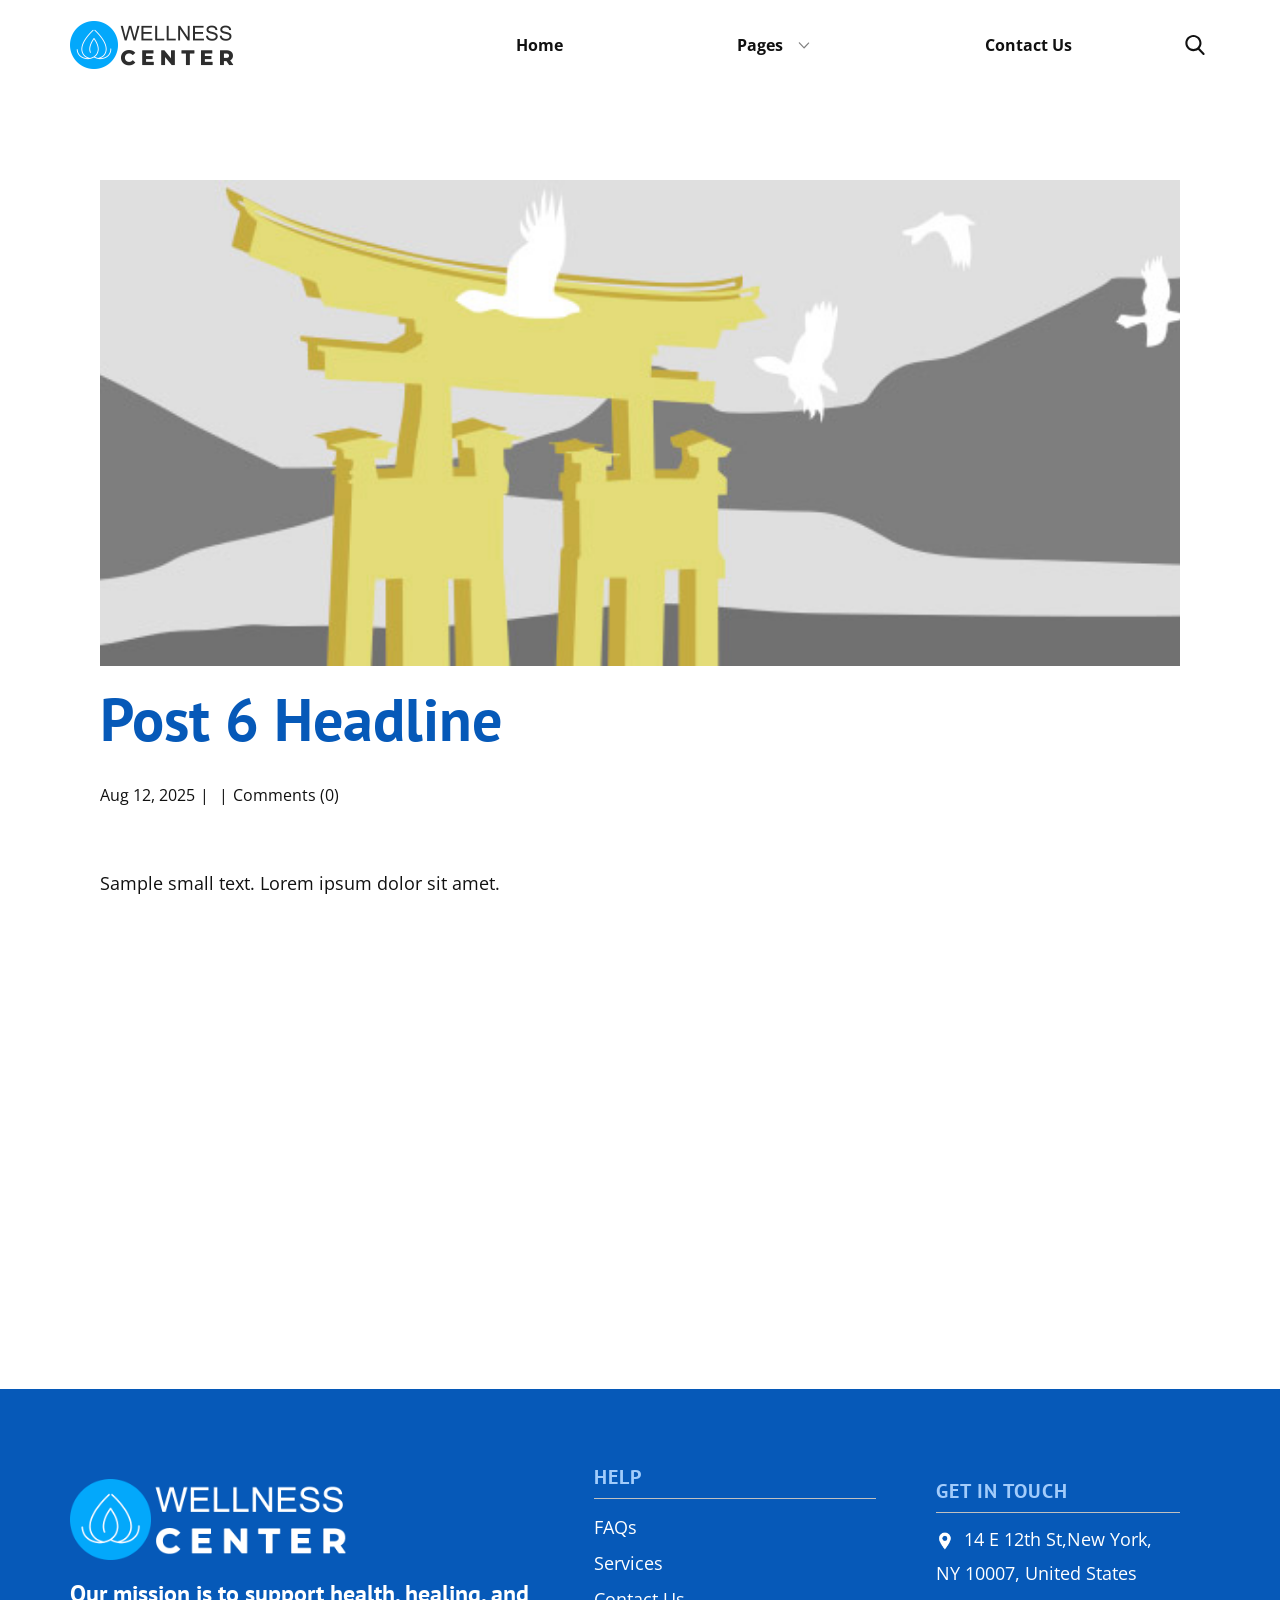
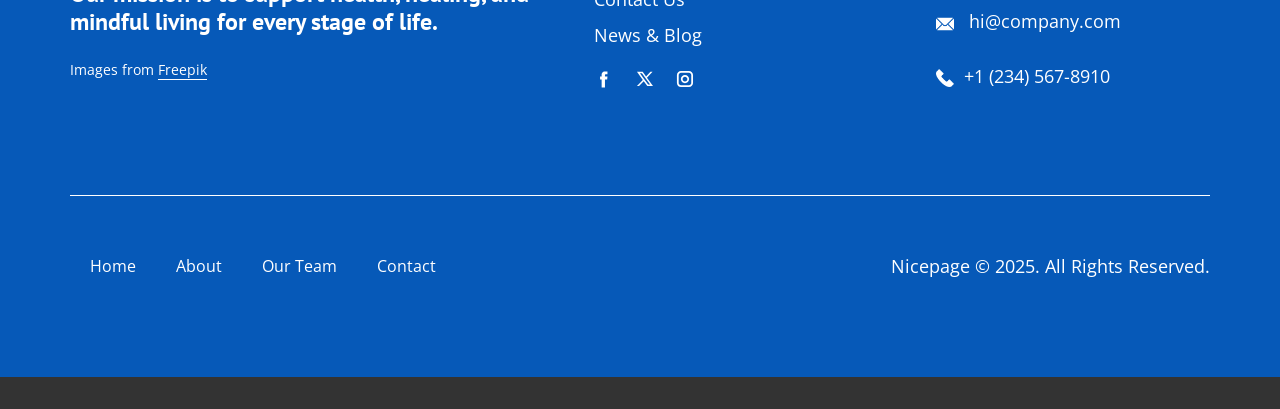
<file: blog/post-5.html>
<!DOCTYPE html>
<html style="font-size: 16px;" lang="en"><head>
    <meta name="viewport" content="width=device-width, initial-scale=1.0">
    <meta charset="utf-8">
    <meta name="keywords" content="Post 1 Headline">
    <meta name="description" content="">
    <title>Post 6 Headline</title>
    <link rel="stylesheet" href="../nicepage.css" media="screen">
<link rel="stylesheet" href="../Post-Template.css" media="screen">
    <script class="u-script" type="text/javascript" src="../jquery.js" defer=""></script>
    <script class="u-script" type="text/javascript" src="../nicepage.js" defer=""></script>
    <meta name="generator" content="Nicepage 8.3.6, nicepage.com">
    
    
    
    <link id="u-page-google-font" rel="stylesheet" href="https://fonts.googleapis.com/css2?display=swap&amp;family=PT+Sans:ital,wght@0,400;0,700;1,400;1,700&amp;family=Open+Sans:ital,wght@0,300;0,400;0,500;0,600;0,700;0,800;1,300;1,400;1,500;1,600;1,700;1,800">
    <script type="application/ld+json">{
		"@context": "http://schema.org",
		"@type": "Organization",
		"name": "",
		"logo": "images/logo-black.png",
		"sameAs": [
				"https://facebook.com/name",
				"https://twitter.com/name",
				"https://instagram.com/name"
		]
}</script>
    <meta name="theme-color" content="#0659b8">
    <meta name="twitter:site" content="@">
    <meta name="twitter:card" content="summary_large_image">
    <meta name="twitter:title" content="Post 6 Headline">
    <meta name="twitter:description" content="">
  <meta data-intl-tel-input-cdn-path="intlTelInput/"></head>
  <body data-path-to-root="./" data-include-products="false" class="u-body u-xl-mode" data-lang="en"><header class="u-clearfix u-header u-header" id="header"><div class="u-clearfix u-sheet u-valign-middle u-valign-middle-xxl u-sheet-1">
        <a href="#" class="u-image u-logo u-image-1" data-image-width="656" data-image-height="192">
          <img src="../images/logo-black.png" class="u-logo-image u-logo-image-1">
        </a>
        <nav class="u-dropdown-icon u-menu u-menu-dropdown u-offcanvas u-menu-1" role="navigation" aria-label="Menu navigation">
          <div class="menu-collapse" style="font-size: 1rem; letter-spacing: 0px; font-weight: 700;">
            <a class="u-button-style u-custom-left-right-menu-spacing u-custom-padding-bottom u-custom-text-hover-color u-custom-top-bottom-menu-spacing u-hamburger-link u-nav-link u-text-active-palette-1-base u-text-hover-palette-2-base" href="#" tabindex="-1" aria-label="Open menu" aria-controls="261f">
              <svg class="u-svg-link" viewBox="0 0 24 24"><use xlink:href="#menu-hamburger"></use></svg>
              <svg class="u-svg-content" version="1.1" id="menu-hamburger" viewBox="0 0 16 16" x="0px" y="0px" xmlns:xlink="http://www.w3.org/1999/xlink" xmlns="http://www.w3.org/2000/svg"><g><rect y="1" width="16" height="2"></rect><rect y="7" width="16" height="2"></rect><rect y="13" width="16" height="2"></rect>
</g></svg>
            </a>
          </div>
          <div class="u-custom-menu u-nav-container">
            <ul class="u-nav u-unstyled u-nav-1" role="menubar"><li role="none" class="u-nav-item"><a role="menuitem" class="u-button-style u-nav-link u-text-active-palette-1-base u-text-hover-palette-1-base u-nav-link-2" href="../">Home</a>
</li><li role="none" class="u-nav-item"><a tabindex="-1" role="menuitem" class="u-button-style u-nav-link u-text-active-palette-1-base u-text-hover-palette-1-base u-nav-link-2" aria-haspopup="true" aria-current="page">Pages</a><div class="u-nav-popup"><ul role="menu" class="u-h-spacing-20 u-nav u-unstyled u-v-spacing-10" aria-label="Pages menu"><li role="none" class="u-nav-item"><a role="menuitem" class="u-active-palette-1-base u-button-style u-grey-5 u-hover-palette-1-base u-nav-link" href="../About.html">About Us</a>
</li><li role="none" class="u-nav-item"><a tabindex="-1" role="menuitem" class="u-active-palette-1-base u-button-style u-grey-5 u-hover-palette-1-base u-nav-link" href="#">Our Team</a>
</li><li role="none" class="u-nav-item"><a role="menuitem" class="u-active-palette-1-base u-button-style u-grey-5 u-hover-palette-1-base u-nav-link" href="../FAQ-Page.html">FAQ</a>
</li></ul>
</div>
</li><li role="none" class="u-nav-item"><a tabindex="-1" role="menuitem" class="u-button-style u-nav-link u-text-active-palette-1-base u-text-hover-palette-1-base u-nav-link-2" href="#">Contact Us</a>
</li></ul>
          </div>
          <div class="u-custom-menu u-nav-container-collapse" id="261f" role="region" aria-label="Menu panel">
            <div class="u-black u-container-style u-inner-container-layout u-opacity u-opacity-95 u-sidenav">
              <div class="u-inner-container-layout u-sidenav-overflow">
                <div class="u-menu-close" tabindex="-1" aria-label="Close menu"></div>
                <ul class="u-align-center u-nav u-popupmenu-items u-unstyled u-nav-3" role="menubar"><li role="none" class="u-nav-item"><a role="menuitem" class="u-button-style u-nav-link" href="../">Home</a>
</li><li role="none" class="u-nav-item"><a tabindex="-1" role="menuitem" class="u-button-style u-nav-link" aria-haspopup="true" aria-current="page">Pages</a><div class="u-nav-popup"><ul role="menu" class="u-h-spacing-20 u-nav u-unstyled u-v-spacing-10" aria-label="Pages menu"><li role="none" class="u-nav-item"><a role="menuitem" class="u-button-style u-nav-link" href="../About.html">About Us</a>
</li><li role="none" class="u-nav-item"><a tabindex="-1" role="menuitem" class="u-button-style u-nav-link" href="#">Our Team</a>
</li><li role="none" class="u-nav-item"><a role="menuitem" class="u-button-style u-nav-link" href="../FAQ-Page.html">FAQ</a>
</li></ul>
</div>
</li><li role="none" class="u-nav-item"><a tabindex="-1" role="menuitem" class="u-button-style u-nav-link" href="#">Contact Us</a>
</li></ul>
              </div>
            </div>
            <div class="u-black u-menu-overlay u-opacity u-opacity-70"></div>
          </div>
        </nav>
        <form action="#" class="u-search u-search-layout-icon u-search-left u-search-1" data-search-token="no-license" data-href="../search/search.html" data-page-id="970116825">
          <div class="u-search-overlay"></div>
          <button class="u-search-button" type="submit"><span class="u-search-icon u-search-icon-1">
              <svg class="u-svg-link" preserveAspectRatio="xMidYMin slice" viewBox="0 0 56.966 56.966"><use xlink:href="#svg-8e85"></use></svg>
              <svg xmlns="http://www.w3.org/2000/svg" xmlns:xlink="http://www.w3.org/1999/xlink" version="1.1" id="svg-8e85" x="0px" y="0px" viewBox="0 0 56.966 56.966" style="enable-background:new 0 0 56.966 56.966;" xml:space="preserve" class="u-svg-content"><path d="M55.146,51.887L41.588,37.786c3.486-4.144,5.396-9.358,5.396-14.786c0-12.682-10.318-23-23-23s-23,10.318-23,23  s10.318,23,23,23c4.761,0,9.298-1.436,13.177-4.162l13.661,14.208c0.571,0.593,1.339,0.92,2.162,0.92  c0.779,0,1.518-0.297,2.079-0.837C56.255,54.982,56.293,53.08,55.146,51.887z M23.984,6c9.374,0,17,7.626,17,17s-7.626,17-17,17  s-17-7.626-17-17S14.61,6,23.984,6z"></path></svg></span>
          </button>
          <input class="u-search-input" type="search" name="search" value="" placeholder="Search">
        </form>
      </div></header>
    <section class="u-align-center u-clearfix u-section-1" id="block-2">
      <div class="u-clearfix u-sheet u-valign-middle-md u-valign-middle-sm u-valign-middle-xs u-sheet-1"><!--post_details--><!--post_details_options_json--><!--{"source":""}--><!--/post_details_options_json--><!--blog_post-->
        <div class="u-container-style u-expanded-width u-post-details u-post-details-1">
          <div class="u-container-layout u-valign-middle u-container-layout-1"><!--blog_post_image-->
            <img alt="" class="u-blog-control u-expanded-width u-image u-image-default u-image-1" src="../images/8ad73f3c.jpeg"><!--/blog_post_image--><!--blog_post_header-->
            <h2 class="u-blog-control u-text u-text-1">Post 6 Headline</h2><!--/blog_post_header--><!--blog_post_metadata-->
            <div class="u-blog-control u-metadata u-metadata-1"><!--blog_post_metadata_date--><span class="u-meta-date u-meta-icon">Aug 12, 2025</span><!--/blog_post_metadata_date--><!--blog_post_metadata_category--><span class="u-meta-category u-meta-icon"></span><!--/blog_post_metadata_category--><!--blog_post_metadata_comments--><span class="u-meta-comments u-meta-icon"><!--blog_post_metadata_comments_content-->Comments (0)<!--/blog_post_metadata_comments_content--></span><!--/blog_post_metadata_comments-->
            </div><!--/blog_post_metadata--><!--blog_post_content-->
            <div class="u-align-justify u-blog-control u-post-content u-text u-text-2 fr-view">
  <p>
    <meta name="viewport" content="width=device-width, initial-scale=1.0">
    <meta charset="utf-8">
    <meta name="keywords" content=""><meta name="description" content="">
    <title></title>
    <link rel="stylesheet" href="/nicepage.css" media="screen" class="u-static-style"><link rel="stylesheet" href="/nicepage.css" media="screen">
    <script class="u-script" type="text/javascript" src="//capp.nicepage.com/assets/jquery-1.9.1.min.js" defer=""></script>
    <script class="u-script" type="text/javascript" src="//capp.nicepage.com/e1ec80a0bae8923e64d6c550789dfe4bf6121475/nicepage.js" defer=""></script>
</p><section class="u-clearfix u-valign-top u-block-f203-1" custom-posts-hash="T" data-section-properties="{&quot;margin&quot;:&quot;none&quot;,&quot;stretch&quot;:true}" data-id="f203" data-posts-content="[{'images':[],'maps':[],'videos':[],'icons':[],'textWidth':'','textHeight':'','id':1,'headingProp':'h3','textProp':'text'}]" style="min-height: 500px">
  <div class="u-clearfix u-rich-text u-text u-block-f203-4" data-state="{&quot;margin-top&quot;:{&quot;shouldApplyDefaultMargins&quot;:{&quot;XL&quot;:false,&quot;LG&quot;:false,&quot;MD&quot;:false,&quot;SM&quot;:true,&quot;XS&quot;:true},&quot;parentVerticalAlign&quot;:{&quot;XL&quot;:&quot;top&quot;,&quot;LG&quot;:&quot;top&quot;,&quot;MD&quot;:&quot;top&quot;,&quot;SM&quot;:&quot;top&quot;,&quot;XS&quot;:&quot;top&quot;}},&quot;margin-bottom&quot;:{&quot;shouldApplyDefaultMargins&quot;:{&quot;XL&quot;:false,&quot;LG&quot;:false,&quot;MD&quot;:false,&quot;SM&quot;:true,&quot;XS&quot;:true},&quot;parentVerticalAlign&quot;:{&quot;XL&quot;:&quot;top&quot;,&quot;LG&quot;:&quot;top&quot;,&quot;MD&quot;:&quot;top&quot;,&quot;SM&quot;:&quot;top&quot;,&quot;XS&quot;:&quot;top&quot;}}}" style="">
  <p>Sample small text. Lorem ipsum dolor sit amet.</p>
  </div>
  <style data-mode="XL">@media (min-width: 1200px) {
  .u-block-f203-1 {
    min-height: 500px;
  }
}</style>
  <style data-mode="LG">@media (max-width: 1199px) and (min-width: 992px) {
  .u-block-f203-1 {
    min-height: 500px;
  }
}</style>
  <style data-mode="MD">@media (max-width: 991px) and (min-width: 768px) {
  .u-block-f203-1 {
    min-height: 500px;
  }
}</style>
  <style data-mode="SM">@media (max-width: 767px) and (min-width: 576px) {
  .u-block-f203-1 {
    min-height: 500px;
  }
}</style>
  <style data-mode="XS">@media (max-width: 575px) {
  .u-block-f203-1 {
    min-height: 500px;
  }
}</style>
</section>
<p></p>
  </div><!--/blog_post_content-->
          </div>
        </div><!--/blog_post--><!--/post_details-->
      </div>
    </section>
    
    
    
    <footer class="u-align-center-sm u-align-center-xs u-clearfix u-container-align-center u-footer u-palette-1-base" id="footer"><div class="u-clearfix u-sheet u-valign-middle u-sheet-1">
        <div class="data-layout-selected u-clearfix u-expanded-width u-layout-wrap u-layout-wrap-1">
          <div class="u-gutter-0 u-layout">
            <div class="u-layout-row">
              <div class="u-container-align-left u-container-style u-layout-cell u-shape-rectangle u-size-26-lg u-size-26-xl u-size-26-xxl u-size-40-md u-size-40-sm u-size-40-xs u-layout-cell-1">
                <div class="u-container-layout u-valign-top u-container-layout-1">
                  <a href="" class="u-image u-logo u-image-1" data-image-width="656" data-image-height="192">
                    <img src="../images/logo-white-1.png" class="u-logo-image u-logo-image-1">
                  </a>
                  <h4 class="u-align-left u-text u-text-default u-text-1"> Our mission is to support health, healing, and mindful living for every stage of life.</h4>
                  <p class="u-align-left u-text u-text-2">Images from <a href="https://www.freepik.com/" class="u-active-none u-border-1 u-border-active-palette-1-base u-border-hover-palette-1-base u-border-no-left u-border-no-right u-border-no-top u-border-white u-btn u-button-link u-button-style u-hover-none u-none u-text-body-alt-color u-btn-1" target="_blank" data-animation-name="" data-animation-duration="0" data-animation-delay="0" data-animation-direction="">Freepik</a>
                  </p>
                </div>
              </div>
              <div class="u-container-style u-layout-cell u-shape-rectangle u-size-18-lg u-size-18-xl u-size-18-xxl u-size-20-md u-size-20-sm u-size-20-xs u-layout-cell-2">
                <div class="u-container-layout u-valign-top u-container-layout-2">
                  <h5 class="u-align-left u-text u-text-3"> Help</h5>
                  <div class="u-align-left u-border-1 u-border-grey-25 u-border-no-bottom u-border-no-left u-expanded-width u-line u-line-horizontal u-line-1"></div>
                  <p class="u-align-left u-text u-text-4">
                    <a href="#" class="u-active-none u-border-1 u-border-active-white u-border-hover-white u-border-no-left u-border-no-right u-border-no-top u-btn u-button-link u-button-style u-hover-none u-none u-text-active-grey-10 u-text-body-alt-color u-text-hover-grey-10 u-btn-2" title="#" data-animation-name="" data-animation-duration="0" data-animation-delay="0" data-animation-direction=""> FAQs</a>
                    <a href="#" class="u-active-none u-border-1 u-border-active-white u-border-hover-white u-border-no-left u-border-no-right u-border-no-top u-btn u-button-link u-button-style u-hover-none u-none u-text-active-grey-10 u-text-body-alt-color u-text-hover-grey-10 u-btn-3" title="#" data-animation-name="" data-animation-duration="0" data-animation-delay="0" data-animation-direction="">
                      <br>Services
                    </a>
                    <br>
                    <a href="#" class="u-active-none u-border-1 u-border-active-white u-border-hover-white u-border-no-left u-border-no-right u-border-no-top u-btn u-button-link u-button-style u-hover-none u-none u-text-active-grey-10 u-text-body-alt-color u-text-hover-grey-10 u-btn-4" title="#" data-animation-name="" data-animation-duration="0" data-animation-delay="0" data-animation-direction=""> Contact Us<br>
                    </a>
                    <a href="#" class="u-active-none u-border-1 u-border-active-white u-border-hover-white u-border-no-left u-border-no-right u-border-no-top u-btn u-button-link u-button-style u-hover-none u-none u-text-active-grey-10 u-text-body-alt-color u-text-hover-grey-10 u-btn-5" data-animation-name="" data-animation-duration="0" data-animation-delay="0" data-animation-direction=""> News &amp; Blog</a>
                    <br>
                  </p>
                  <div class="u-social-icons u-social-icons-1">
                    <a class="u-social-url" title="facebook" target="_blank" href="https://facebook.com/name"><span class="u-icon u-social-facebook u-social-icon u-text-white u-icon-1"><svg class="u-svg-link" preserveAspectRatio="xMidYMin slice" viewBox="0 0 112 112" style=""><use xlink:href="#svg-58df"></use></svg><svg class="u-svg-content" viewBox="0 0 112 112" x="0" y="0" id="svg-58df"><path fill="currentColor" d="M75.5,28.8H65.4c-1.5,0-4,0.9-4,4.3v9.4h13.9l-1.5,15.8H61.4v45.1H42.8V58.3h-8.8V42.4h8.8V32.2
c0-7.4,3.4-18.8,18.8-18.8h13.8v15.4H75.5z"></path></svg></span>
                    </a>
                    <a class="u-social-url" title="twitter" target="_blank" href="https://twitter.com/name"><span class="u-icon u-social-icon u-social-twitter u-text-white u-icon-2"><svg class="u-svg-link" preserveAspectRatio="xMidYMin slice" viewBox="0 0 112.2 112.2" style=""><use xlink:href="#svg-e10a"></use></svg><svg class="u-svg-content" viewBox="0 0 112.2 112.2" x="0px" y="0px" id="svg-e10a"><path d="M67.1,49.1L98.6,16h-12L62,42L43.2,16H11l32.8,45.2L11,96h11.6l26.3-27.7L69.1,96H101L67.1,49.1z M55,61.9l-5.1-7L27.5,24.4
	h11.4l17.3,23.8l5.1,7.1l23.4,32.2H73.8L55,61.9z"></path></svg></span>
                    </a>
                    <a class="u-social-url" title="instagram" target="_blank" href="https://instagram.com/name"><span class="u-icon u-social-icon u-social-instagram u-text-white u-icon-3"><svg class="u-svg-link" preserveAspectRatio="xMidYMin slice" viewBox="0 0 112 112" style=""><use xlink:href="#svg-3bdf"></use></svg><svg class="u-svg-content" viewBox="0 0 112 112" x="0" y="0" id="svg-3bdf"><path fill="currentColor" d="M55.9,32.9c-12.8,0-23.2,10.4-23.2,23.2s10.4,23.2,23.2,23.2s23.2-10.4,23.2-23.2S68.7,32.9,55.9,32.9z
	 M55.9,69.4c-7.4,0-13.3-6-13.3-13.3c-0.1-7.4,6-13.3,13.3-13.3s13.3,6,13.3,13.3C69.3,63.5,63.3,69.4,55.9,69.4z"></path><path fill="currentColor" d="M78.2,11H33.5C21,11,10.8,21.3,10.8,33.7v44.7c0,12.6,10.2,22.8,22.7,22.8h44.7c12.6,0,22.7-10.2,22.7-22.7
	V33.7C100.8,21.1,90.6,11,78.2,11z M91,78.4c0,7.1-5.8,12.8-12.8,12.8H33.5c-7.1,0-12.8-5.8-12.8-12.8V33.7
	c0-7.1,5.8-12.8,12.8-12.8h44.7c7.1,0,12.8,5.8,12.8,12.8V78.4z"></path></svg></span>
                    </a>
                  </div>
                </div>
              </div>
              <div class="u-container-style u-layout-cell u-shape-rectangle u-size-16-lg u-size-16-xl u-size-16-xxl u-size-60-md u-size-60-sm u-size-60-xs u-layout-cell-3">
                <div class="u-container-layout u-valign-top u-container-layout-3">
                  <h5 class="u-align-left u-text u-text-5"> Get In Touch</h5>
                  <div class="u-align-left u-border-1 u-border-grey-25 u-border-no-bottom u-border-no-left u-expanded-width u-line u-line-horizontal u-line-2" data-animation-name="" data-animation-duration="0" data-animation-delay="0" data-animation-direction=""></div>
                  <p class="u-align-left u-text u-text-6"><span class="u-file-icon u-icon u-text-white u-icon-4"><img src="../images/1-b26c8bb7.png" alt=""></span>&nbsp;​​​​14 E 12th St,New York, NY 10007, United States
                  </p>
                  <p class="u-align-left u-text u-text-default u-text-7"><span class="u-file-icon u-icon u-text-white u-icon-5"><img src="../images/2-a85e65c4.png" alt=""></span>&nbsp; <a href="mailto:hi@car.repair.com" class="u-active-none u-border-1 u-border-active-white u-border-hover-white u-border-no-left u-border-no-right u-border-no-top u-btn u-button-link u-button-style u-hover-none u-none u-text-active-grey-10 u-text-body-alt-color u-text-hover-grey-10 u-btn-6" data-animation-name="" data-animation-duration="0" data-animation-delay="0" data-animation-direction="">hi@company.com</a>
                  </p>
                  <p class="u-align-left u-text u-text-8">
                    <a href="tel:+12345678910" class="u-active-none u-border-1 u-border-active-white u-border-hover-white u-border-no-left u-border-no-right u-border-no-top u-btn u-button-link u-button-style u-hover-none u-none u-text-active-grey-10 u-text-body-alt-color u-text-hover-grey-10 u-btn-7" data-animation-name="" data-animation-duration="0" data-animation-delay="0" data-animation-direction=""><span class="u-file-icon u-icon u-text-white u-icon-6"><img src="../images/3-c91f3b92.png" alt=""></span>&nbsp;​+1 (234) 567-8910
                    </a>
                  </p>
                </div>
              </div>
            </div>
          </div>
        </div>
        <div class="u-align-center u-border-1 u-border-white u-expanded-width u-line u-line-horizontal u-line-3"></div>
        <div class="data-layout-selected u-clearfix u-expanded-width u-layout-custom-xs u-layout-wrap u-layout-wrap-2">
          <div class="u-layout">
            <div class="u-layout-row">
              <div class="u-container-style u-layout-cell u-size-14-xs u-size-30-lg u-size-30-xl u-size-30-xxl u-size-60-md u-size-60-sm u-layout-cell-4">
                <div class="u-container-layout u-valign-middle u-container-layout-4">
                  <nav class="u-menu u-menu-dropdown u-offcanvas u-menu-1" data-responsive-from="XS" role="navigation">
                    <div class="menu-collapse">
                      <a class="u-button-style u-hamburger-link u-nav-link" aria-label="Open menu" aria-controls="e226" href="#">
                        <svg class="u-svg-link" viewBox="0 0 24 24"><use xlink:href="#svg-23e0"></use></svg>
                        <svg class="u-svg-content" version="1.1" id="svg-23e0" viewBox="0 0 16 16" x="0px" y="0px" xmlns:xlink="http://www.w3.org/1999/xlink" xmlns="http://www.w3.org/2000/svg"><g><rect y="1" width="16" height="2"></rect><rect y="7" width="16" height="2"></rect><rect y="13" width="16" height="2"></rect>
</g></svg>
                      </a>
                    </div>
                    <div class="u-custom-menu u-nav-container">
                      <ul class="u-nav u-unstyled" role="menubar"><li class="u-nav-item" role="none"><a class="u-button-style u-nav-link" href="#" tabindex="-1" role="menuitem" aria-haspopup="true" aria-expanded="false">Home</a>
</li><li class="u-nav-item" role="none"><a class="u-button-style u-nav-link" href="#" tabindex="-1" role="menuitem">About</a>
</li><li class="u-nav-item" role="none"><a class="u-button-style u-nav-link" href="#" tabindex="-1" role="menuitem">Our Team</a>
</li><li class="u-nav-item" role="none"><a class="u-button-style u-nav-link" href="#" tabindex="-1" role="menuitem">Contact</a>
</li></ul>
                    </div>
                    <div id="e226" role="region" aria-label="Menu panel" class="u-custom-menu u-nav-container-collapse">
                      <div class="u-black u-container-style u-inner-container-layout u-opacity u-opacity-95 u-sidenav">
                        <div class="u-inner-container-layout u-sidenav-overflow">
                          <div class="u-menu-close" aria-label="Close menu"></div>
                          <ul class="u-align-center u-nav u-popupmenu-items u-unstyled u-nav-2"><li class="u-nav-item"><a class="u-button-style u-nav-link" href="#">Home</a>
</li><li class="u-nav-item"><a class="u-button-style u-nav-link" href="#">About</a>
</li><li class="u-nav-item"><a class="u-button-style u-nav-link" href="#">Our Team</a>
</li><li class="u-nav-item"><a class="u-button-style u-nav-link" href="#">Contact</a>
</li></ul>
                        </div>
                      </div>
                      <div class="u-black u-menu-overlay u-opacity u-opacity-70"></div>
                    </div>
                    <style class="menu-style">@media (max-width: 539px) {
                    [data-responsive-from="XS"] .u-nav-container {
                        display: none;
                    }
                    [data-responsive-from="XS"] .menu-collapse {
                        display: block;
                    }
                }</style>
                  </nav>
                </div>
              </div>
              <div class="u-container-align-left-md u-container-align-left-sm u-container-align-left-xs u-container-align-right-lg u-container-align-right-xl u-container-align-right-xxl u-container-style u-layout-cell u-size-30-lg u-size-30-xl u-size-30-xxl u-size-46-xs u-size-60-md u-size-60-sm u-layout-cell-5">
                <div class="u-container-layout u-valign-middle u-container-layout-5">
                  <p class="u-align-left-md u-align-left-sm u-align-left-xs u-align-right-lg u-align-right-xl u-align-right-xxl u-text u-text-default u-text-9">Nicepage © 2025. All Rights Reserved.</p>
                </div>
              </div>
            </div>
          </div>
        </div>
      </div></footer>
    <section class="u-backlink u-clearfix u-grey-80"></section>
  
</body></html>
</file>
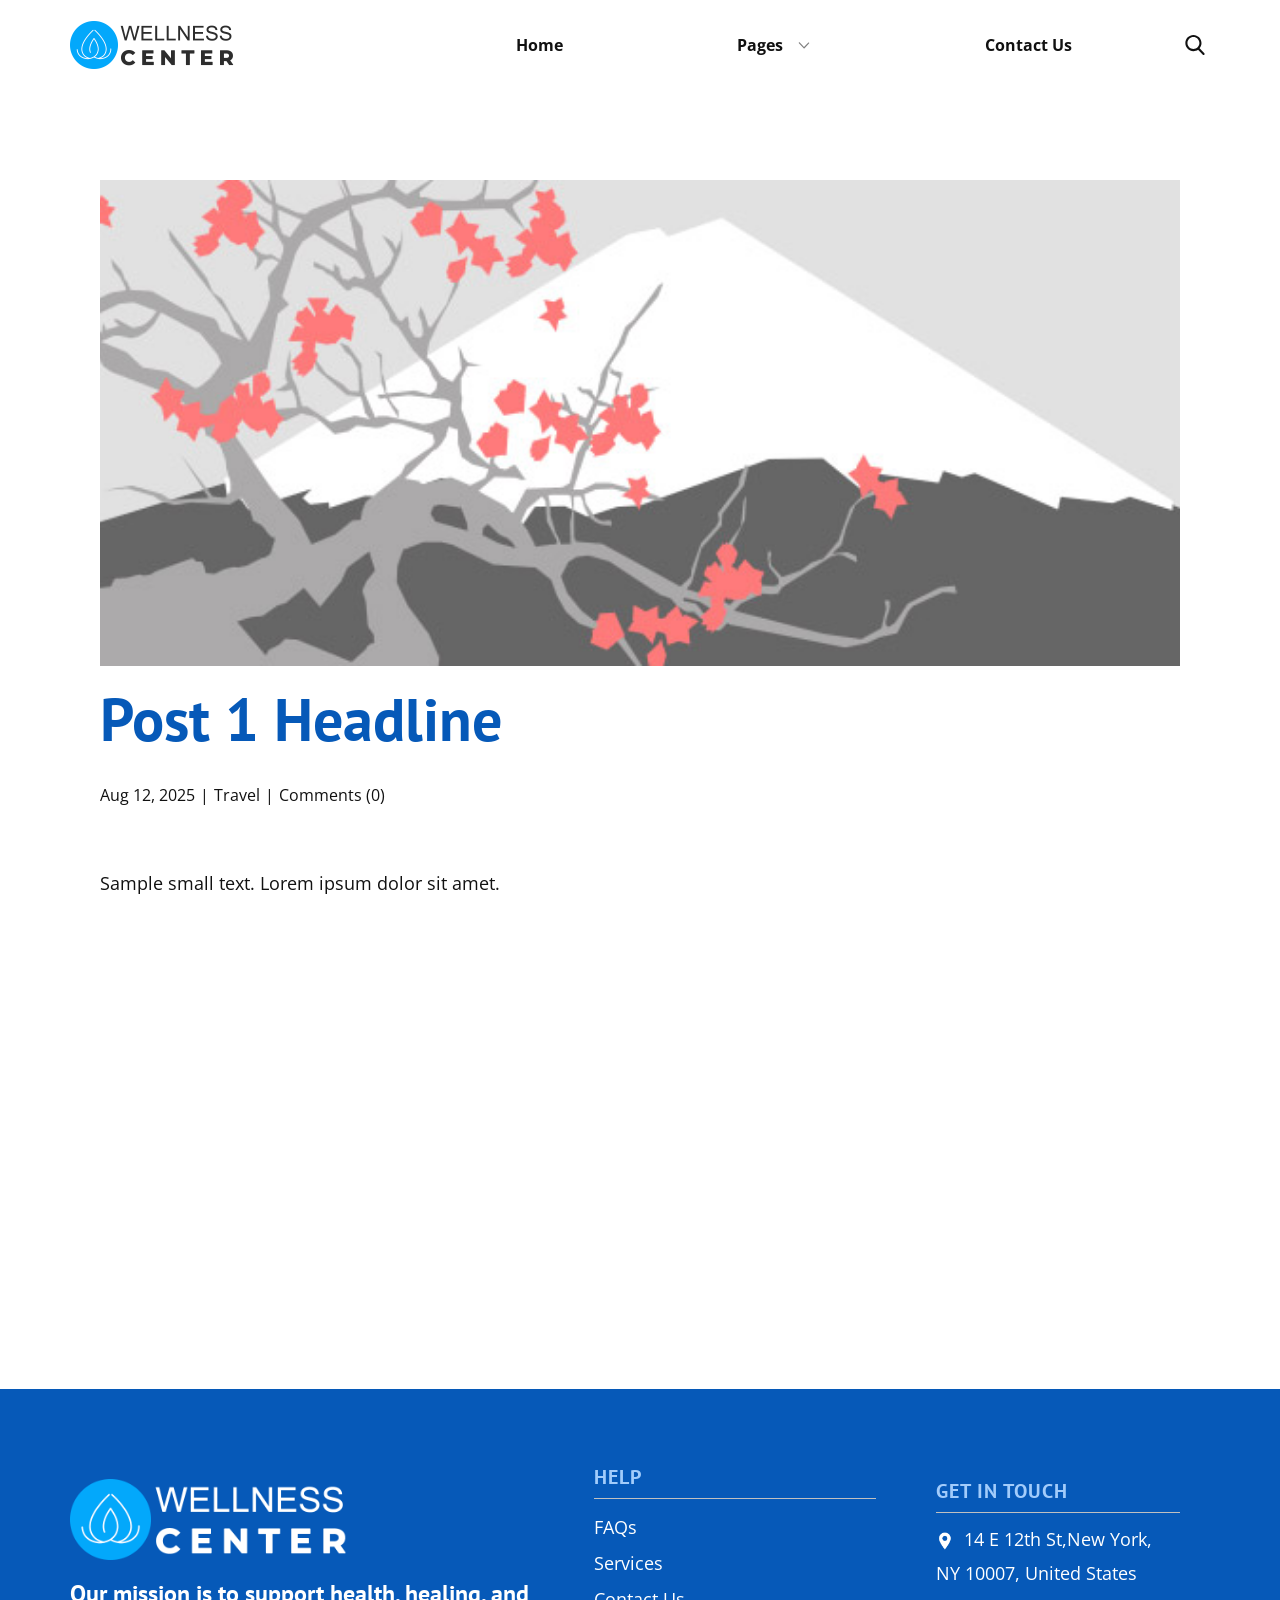
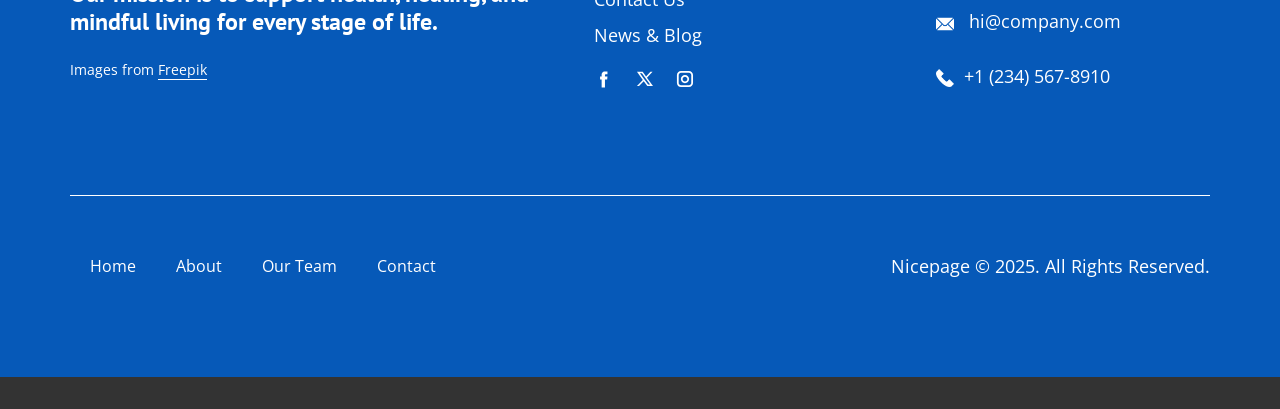
<file: blog/post.html>
<!DOCTYPE html>
<html style="font-size: 16px;" lang="en"><head>
    <meta name="viewport" content="width=device-width, initial-scale=1.0">
    <meta charset="utf-8">
    <meta name="keywords" content="Post 1 Headline">
    <meta name="description" content="">
    <title>Post 1 Headline</title>
    <link rel="stylesheet" href="../nicepage.css" media="screen">
<link rel="stylesheet" href="../Post-Template.css" media="screen">
    <script class="u-script" type="text/javascript" src="../jquery.js" defer=""></script>
    <script class="u-script" type="text/javascript" src="../nicepage.js" defer=""></script>
    <meta name="generator" content="Nicepage 8.3.6, nicepage.com">
    
    
    
    <link id="u-page-google-font" rel="stylesheet" href="https://fonts.googleapis.com/css2?display=swap&amp;family=PT+Sans:ital,wght@0,400;0,700;1,400;1,700&amp;family=Open+Sans:ital,wght@0,300;0,400;0,500;0,600;0,700;0,800;1,300;1,400;1,500;1,600;1,700;1,800">
    <script type="application/ld+json">{
		"@context": "http://schema.org",
		"@type": "Organization",
		"name": "",
		"logo": "images/logo-black.png",
		"sameAs": [
				"https://facebook.com/name",
				"https://twitter.com/name",
				"https://instagram.com/name"
		]
}</script>
    <meta name="theme-color" content="#0659b8">
    <meta name="twitter:site" content="@">
    <meta name="twitter:card" content="summary_large_image">
    <meta name="twitter:title" content="Post 1 Headline">
    <meta name="twitter:description" content="">
  <meta data-intl-tel-input-cdn-path="intlTelInput/"></head>
  <body data-path-to-root="./" data-include-products="false" class="u-body u-xl-mode" data-lang="en"><header class="u-clearfix u-header u-header" id="header"><div class="u-clearfix u-sheet u-valign-middle u-valign-middle-xxl u-sheet-1">
        <a href="#" class="u-image u-logo u-image-1" data-image-width="656" data-image-height="192">
          <img src="../images/logo-black.png" class="u-logo-image u-logo-image-1">
        </a>
        <nav class="u-dropdown-icon u-menu u-menu-dropdown u-offcanvas u-menu-1" role="navigation" aria-label="Menu navigation">
          <div class="menu-collapse" style="font-size: 1rem; letter-spacing: 0px; font-weight: 700;">
            <a class="u-button-style u-custom-left-right-menu-spacing u-custom-padding-bottom u-custom-text-hover-color u-custom-top-bottom-menu-spacing u-hamburger-link u-nav-link u-text-active-palette-1-base u-text-hover-palette-2-base" href="#" tabindex="-1" aria-label="Open menu" aria-controls="261f">
              <svg class="u-svg-link" viewBox="0 0 24 24"><use xlink:href="#menu-hamburger"></use></svg>
              <svg class="u-svg-content" version="1.1" id="menu-hamburger" viewBox="0 0 16 16" x="0px" y="0px" xmlns:xlink="http://www.w3.org/1999/xlink" xmlns="http://www.w3.org/2000/svg"><g><rect y="1" width="16" height="2"></rect><rect y="7" width="16" height="2"></rect><rect y="13" width="16" height="2"></rect>
</g></svg>
            </a>
          </div>
          <div class="u-custom-menu u-nav-container">
            <ul class="u-nav u-unstyled u-nav-1" role="menubar"><li role="none" class="u-nav-item"><a role="menuitem" class="u-button-style u-nav-link u-text-active-palette-1-base u-text-hover-palette-1-base u-nav-link-2" href="../">Home</a>
</li><li role="none" class="u-nav-item"><a tabindex="-1" role="menuitem" class="u-button-style u-nav-link u-text-active-palette-1-base u-text-hover-palette-1-base u-nav-link-2" aria-haspopup="true" aria-current="page">Pages</a><div class="u-nav-popup"><ul role="menu" class="u-h-spacing-20 u-nav u-unstyled u-v-spacing-10" aria-label="Pages menu"><li role="none" class="u-nav-item"><a role="menuitem" class="u-active-palette-1-base u-button-style u-grey-5 u-hover-palette-1-base u-nav-link" href="../About.html">About Us</a>
</li><li role="none" class="u-nav-item"><a tabindex="-1" role="menuitem" class="u-active-palette-1-base u-button-style u-grey-5 u-hover-palette-1-base u-nav-link" href="#">Our Team</a>
</li><li role="none" class="u-nav-item"><a role="menuitem" class="u-active-palette-1-base u-button-style u-grey-5 u-hover-palette-1-base u-nav-link" href="../FAQ-Page.html">FAQ</a>
</li></ul>
</div>
</li><li role="none" class="u-nav-item"><a tabindex="-1" role="menuitem" class="u-button-style u-nav-link u-text-active-palette-1-base u-text-hover-palette-1-base u-nav-link-2" href="#">Contact Us</a>
</li></ul>
          </div>
          <div class="u-custom-menu u-nav-container-collapse" id="261f" role="region" aria-label="Menu panel">
            <div class="u-black u-container-style u-inner-container-layout u-opacity u-opacity-95 u-sidenav">
              <div class="u-inner-container-layout u-sidenav-overflow">
                <div class="u-menu-close" tabindex="-1" aria-label="Close menu"></div>
                <ul class="u-align-center u-nav u-popupmenu-items u-unstyled u-nav-3" role="menubar"><li role="none" class="u-nav-item"><a role="menuitem" class="u-button-style u-nav-link" href="../">Home</a>
</li><li role="none" class="u-nav-item"><a tabindex="-1" role="menuitem" class="u-button-style u-nav-link" aria-haspopup="true" aria-current="page">Pages</a><div class="u-nav-popup"><ul role="menu" class="u-h-spacing-20 u-nav u-unstyled u-v-spacing-10" aria-label="Pages menu"><li role="none" class="u-nav-item"><a role="menuitem" class="u-button-style u-nav-link" href="../About.html">About Us</a>
</li><li role="none" class="u-nav-item"><a tabindex="-1" role="menuitem" class="u-button-style u-nav-link" href="#">Our Team</a>
</li><li role="none" class="u-nav-item"><a role="menuitem" class="u-button-style u-nav-link" href="../FAQ-Page.html">FAQ</a>
</li></ul>
</div>
</li><li role="none" class="u-nav-item"><a tabindex="-1" role="menuitem" class="u-button-style u-nav-link" href="#">Contact Us</a>
</li></ul>
              </div>
            </div>
            <div class="u-black u-menu-overlay u-opacity u-opacity-70"></div>
          </div>
        </nav>
        <form action="#" class="u-search u-search-layout-icon u-search-left u-search-1" data-search-token="no-license" data-href="../search/search.html" data-page-id="970116825">
          <div class="u-search-overlay"></div>
          <button class="u-search-button" type="submit"><span class="u-search-icon u-search-icon-1">
              <svg class="u-svg-link" preserveAspectRatio="xMidYMin slice" viewBox="0 0 56.966 56.966"><use xlink:href="#svg-8e85"></use></svg>
              <svg xmlns="http://www.w3.org/2000/svg" xmlns:xlink="http://www.w3.org/1999/xlink" version="1.1" id="svg-8e85" x="0px" y="0px" viewBox="0 0 56.966 56.966" style="enable-background:new 0 0 56.966 56.966;" xml:space="preserve" class="u-svg-content"><path d="M55.146,51.887L41.588,37.786c3.486-4.144,5.396-9.358,5.396-14.786c0-12.682-10.318-23-23-23s-23,10.318-23,23  s10.318,23,23,23c4.761,0,9.298-1.436,13.177-4.162l13.661,14.208c0.571,0.593,1.339,0.92,2.162,0.92  c0.779,0,1.518-0.297,2.079-0.837C56.255,54.982,56.293,53.08,55.146,51.887z M23.984,6c9.374,0,17,7.626,17,17s-7.626,17-17,17  s-17-7.626-17-17S14.61,6,23.984,6z"></path></svg></span>
          </button>
          <input class="u-search-input" type="search" name="search" value="" placeholder="Search">
        </form>
      </div></header>
    <section class="u-align-center u-clearfix u-section-1" id="block-2">
      <div class="u-clearfix u-sheet u-valign-middle-md u-valign-middle-sm u-valign-middle-xs u-sheet-1"><!--post_details--><!--post_details_options_json--><!--{"source":""}--><!--/post_details_options_json--><!--blog_post-->
        <div class="u-container-style u-expanded-width u-post-details u-post-details-1">
          <div class="u-container-layout u-valign-middle u-container-layout-1"><!--blog_post_image-->
            <img alt="" class="u-blog-control u-expanded-width u-image u-image-default u-image-1" src="../images/0fd3416c.jpeg"><!--/blog_post_image--><!--blog_post_header-->
            <h2 class="u-blog-control u-text u-text-1">Post 1 Headline</h2><!--/blog_post_header--><!--blog_post_metadata-->
            <div class="u-blog-control u-metadata u-metadata-1"><!--blog_post_metadata_date--><span class="u-meta-date u-meta-icon">Aug 12, 2025</span><!--/blog_post_metadata_date--><!--blog_post_metadata_category--><span class="u-meta-category u-meta-icon"><a href="/blog/blog.html#/blog-1///2">Travel</a></span><!--/blog_post_metadata_category--><!--blog_post_metadata_comments--><span class="u-meta-comments u-meta-icon"><!--blog_post_metadata_comments_content-->Comments (0)<!--/blog_post_metadata_comments_content--></span><!--/blog_post_metadata_comments-->
            </div><!--/blog_post_metadata--><!--blog_post_content-->
            <div class="u-align-justify u-blog-control u-post-content u-text u-text-2 fr-view">
  <p>
    <meta name="viewport" content="width=device-width, initial-scale=1.0">
    <meta charset="utf-8">
    <meta name="keywords" content=""><meta name="description" content="">
    <title></title>
    <link rel="stylesheet" href="/nicepage.css" media="screen" class="u-static-style"><link rel="stylesheet" href="/nicepage.css" media="screen">
    <script class="u-script" type="text/javascript" src="//capp.nicepage.com/assets/jquery-1.9.1.min.js" defer=""></script>
    <script class="u-script" type="text/javascript" src="//capp.nicepage.com/e1ec80a0bae8923e64d6c550789dfe4bf6121475/nicepage.js" defer=""></script>
</p><section class="u-clearfix u-valign-top u-block-34ff-1" custom-posts-hash="T" data-section-properties="{&quot;margin&quot;:&quot;none&quot;,&quot;stretch&quot;:true}" data-id="34ff" data-posts-content="[{'images':[],'maps':[],'videos':[],'icons':[],'textWidth':'','textHeight':'','id':1,'headingProp':'h3','textProp':'text'}]" style="min-height: 500px">
  <div class="u-clearfix u-rich-text u-text u-block-34ff-4" data-state="{&quot;margin-top&quot;:{&quot;shouldApplyDefaultMargins&quot;:{&quot;XL&quot;:false,&quot;LG&quot;:false,&quot;MD&quot;:false,&quot;SM&quot;:true,&quot;XS&quot;:true},&quot;parentVerticalAlign&quot;:{&quot;XL&quot;:&quot;top&quot;,&quot;LG&quot;:&quot;top&quot;,&quot;MD&quot;:&quot;top&quot;,&quot;SM&quot;:&quot;top&quot;,&quot;XS&quot;:&quot;top&quot;}},&quot;margin-bottom&quot;:{&quot;shouldApplyDefaultMargins&quot;:{&quot;XL&quot;:false,&quot;LG&quot;:false,&quot;MD&quot;:false,&quot;SM&quot;:true,&quot;XS&quot;:true},&quot;parentVerticalAlign&quot;:{&quot;XL&quot;:&quot;top&quot;,&quot;LG&quot;:&quot;top&quot;,&quot;MD&quot;:&quot;top&quot;,&quot;SM&quot;:&quot;top&quot;,&quot;XS&quot;:&quot;top&quot;}}}" style="">
  <p>Sample small text. Lorem ipsum dolor sit amet.</p>
  </div>
  <style data-mode="XL">@media (min-width: 1200px) {
  .u-block-34ff-1 {
    min-height: 500px;
  }
}</style>
  <style data-mode="LG">@media (max-width: 1199px) and (min-width: 992px) {
  .u-block-34ff-1 {
    min-height: 500px;
  }
}</style>
  <style data-mode="MD">@media (max-width: 991px) and (min-width: 768px) {
  .u-block-34ff-1 {
    min-height: 500px;
  }
}</style>
  <style data-mode="SM">@media (max-width: 767px) and (min-width: 576px) {
  .u-block-34ff-1 {
    min-height: 500px;
  }
}</style>
  <style data-mode="XS">@media (max-width: 575px) {
  .u-block-34ff-1 {
    min-height: 500px;
  }
}</style>
</section>
<p></p>
  </div><!--/blog_post_content-->
          </div>
        </div><!--/blog_post--><!--/post_details-->
      </div>
    </section>
    
    
    
    <footer class="u-align-center-sm u-align-center-xs u-clearfix u-container-align-center u-footer u-palette-1-base" id="footer"><div class="u-clearfix u-sheet u-valign-middle u-sheet-1">
        <div class="data-layout-selected u-clearfix u-expanded-width u-layout-wrap u-layout-wrap-1">
          <div class="u-gutter-0 u-layout">
            <div class="u-layout-row">
              <div class="u-container-align-left u-container-style u-layout-cell u-shape-rectangle u-size-26-lg u-size-26-xl u-size-26-xxl u-size-40-md u-size-40-sm u-size-40-xs u-layout-cell-1">
                <div class="u-container-layout u-valign-top u-container-layout-1">
                  <a href="" class="u-image u-logo u-image-1" data-image-width="656" data-image-height="192">
                    <img src="../images/logo-white-1.png" class="u-logo-image u-logo-image-1">
                  </a>
                  <h4 class="u-align-left u-text u-text-default u-text-1"> Our mission is to support health, healing, and mindful living for every stage of life.</h4>
                  <p class="u-align-left u-text u-text-2">Images from <a href="https://www.freepik.com/" class="u-active-none u-border-1 u-border-active-palette-1-base u-border-hover-palette-1-base u-border-no-left u-border-no-right u-border-no-top u-border-white u-btn u-button-link u-button-style u-hover-none u-none u-text-body-alt-color u-btn-1" target="_blank" data-animation-name="" data-animation-duration="0" data-animation-delay="0" data-animation-direction="">Freepik</a>
                  </p>
                </div>
              </div>
              <div class="u-container-style u-layout-cell u-shape-rectangle u-size-18-lg u-size-18-xl u-size-18-xxl u-size-20-md u-size-20-sm u-size-20-xs u-layout-cell-2">
                <div class="u-container-layout u-valign-top u-container-layout-2">
                  <h5 class="u-align-left u-text u-text-3"> Help</h5>
                  <div class="u-align-left u-border-1 u-border-grey-25 u-border-no-bottom u-border-no-left u-expanded-width u-line u-line-horizontal u-line-1"></div>
                  <p class="u-align-left u-text u-text-4">
                    <a href="#" class="u-active-none u-border-1 u-border-active-white u-border-hover-white u-border-no-left u-border-no-right u-border-no-top u-btn u-button-link u-button-style u-hover-none u-none u-text-active-grey-10 u-text-body-alt-color u-text-hover-grey-10 u-btn-2" title="#" data-animation-name="" data-animation-duration="0" data-animation-delay="0" data-animation-direction=""> FAQs</a>
                    <a href="#" class="u-active-none u-border-1 u-border-active-white u-border-hover-white u-border-no-left u-border-no-right u-border-no-top u-btn u-button-link u-button-style u-hover-none u-none u-text-active-grey-10 u-text-body-alt-color u-text-hover-grey-10 u-btn-3" title="#" data-animation-name="" data-animation-duration="0" data-animation-delay="0" data-animation-direction="">
                      <br>Services
                    </a>
                    <br>
                    <a href="#" class="u-active-none u-border-1 u-border-active-white u-border-hover-white u-border-no-left u-border-no-right u-border-no-top u-btn u-button-link u-button-style u-hover-none u-none u-text-active-grey-10 u-text-body-alt-color u-text-hover-grey-10 u-btn-4" title="#" data-animation-name="" data-animation-duration="0" data-animation-delay="0" data-animation-direction=""> Contact Us<br>
                    </a>
                    <a href="#" class="u-active-none u-border-1 u-border-active-white u-border-hover-white u-border-no-left u-border-no-right u-border-no-top u-btn u-button-link u-button-style u-hover-none u-none u-text-active-grey-10 u-text-body-alt-color u-text-hover-grey-10 u-btn-5" data-animation-name="" data-animation-duration="0" data-animation-delay="0" data-animation-direction=""> News &amp; Blog</a>
                    <br>
                  </p>
                  <div class="u-social-icons u-social-icons-1">
                    <a class="u-social-url" title="facebook" target="_blank" href="https://facebook.com/name"><span class="u-icon u-social-facebook u-social-icon u-text-white u-icon-1"><svg class="u-svg-link" preserveAspectRatio="xMidYMin slice" viewBox="0 0 112 112" style=""><use xlink:href="#svg-58df"></use></svg><svg class="u-svg-content" viewBox="0 0 112 112" x="0" y="0" id="svg-58df"><path fill="currentColor" d="M75.5,28.8H65.4c-1.5,0-4,0.9-4,4.3v9.4h13.9l-1.5,15.8H61.4v45.1H42.8V58.3h-8.8V42.4h8.8V32.2
c0-7.4,3.4-18.8,18.8-18.8h13.8v15.4H75.5z"></path></svg></span>
                    </a>
                    <a class="u-social-url" title="twitter" target="_blank" href="https://twitter.com/name"><span class="u-icon u-social-icon u-social-twitter u-text-white u-icon-2"><svg class="u-svg-link" preserveAspectRatio="xMidYMin slice" viewBox="0 0 112.2 112.2" style=""><use xlink:href="#svg-e10a"></use></svg><svg class="u-svg-content" viewBox="0 0 112.2 112.2" x="0px" y="0px" id="svg-e10a"><path d="M67.1,49.1L98.6,16h-12L62,42L43.2,16H11l32.8,45.2L11,96h11.6l26.3-27.7L69.1,96H101L67.1,49.1z M55,61.9l-5.1-7L27.5,24.4
	h11.4l17.3,23.8l5.1,7.1l23.4,32.2H73.8L55,61.9z"></path></svg></span>
                    </a>
                    <a class="u-social-url" title="instagram" target="_blank" href="https://instagram.com/name"><span class="u-icon u-social-icon u-social-instagram u-text-white u-icon-3"><svg class="u-svg-link" preserveAspectRatio="xMidYMin slice" viewBox="0 0 112 112" style=""><use xlink:href="#svg-3bdf"></use></svg><svg class="u-svg-content" viewBox="0 0 112 112" x="0" y="0" id="svg-3bdf"><path fill="currentColor" d="M55.9,32.9c-12.8,0-23.2,10.4-23.2,23.2s10.4,23.2,23.2,23.2s23.2-10.4,23.2-23.2S68.7,32.9,55.9,32.9z
	 M55.9,69.4c-7.4,0-13.3-6-13.3-13.3c-0.1-7.4,6-13.3,13.3-13.3s13.3,6,13.3,13.3C69.3,63.5,63.3,69.4,55.9,69.4z"></path><path fill="currentColor" d="M78.2,11H33.5C21,11,10.8,21.3,10.8,33.7v44.7c0,12.6,10.2,22.8,22.7,22.8h44.7c12.6,0,22.7-10.2,22.7-22.7
	V33.7C100.8,21.1,90.6,11,78.2,11z M91,78.4c0,7.1-5.8,12.8-12.8,12.8H33.5c-7.1,0-12.8-5.8-12.8-12.8V33.7
	c0-7.1,5.8-12.8,12.8-12.8h44.7c7.1,0,12.8,5.8,12.8,12.8V78.4z"></path></svg></span>
                    </a>
                  </div>
                </div>
              </div>
              <div class="u-container-style u-layout-cell u-shape-rectangle u-size-16-lg u-size-16-xl u-size-16-xxl u-size-60-md u-size-60-sm u-size-60-xs u-layout-cell-3">
                <div class="u-container-layout u-valign-top u-container-layout-3">
                  <h5 class="u-align-left u-text u-text-5"> Get In Touch</h5>
                  <div class="u-align-left u-border-1 u-border-grey-25 u-border-no-bottom u-border-no-left u-expanded-width u-line u-line-horizontal u-line-2" data-animation-name="" data-animation-duration="0" data-animation-delay="0" data-animation-direction=""></div>
                  <p class="u-align-left u-text u-text-6"><span class="u-file-icon u-icon u-text-white u-icon-4"><img src="../images/1-b26c8bb7.png" alt=""></span>&nbsp;​​​​14 E 12th St,New York, NY 10007, United States
                  </p>
                  <p class="u-align-left u-text u-text-default u-text-7"><span class="u-file-icon u-icon u-text-white u-icon-5"><img src="../images/2-a85e65c4.png" alt=""></span>&nbsp; <a href="mailto:hi@car.repair.com" class="u-active-none u-border-1 u-border-active-white u-border-hover-white u-border-no-left u-border-no-right u-border-no-top u-btn u-button-link u-button-style u-hover-none u-none u-text-active-grey-10 u-text-body-alt-color u-text-hover-grey-10 u-btn-6" data-animation-name="" data-animation-duration="0" data-animation-delay="0" data-animation-direction="">hi@company.com</a>
                  </p>
                  <p class="u-align-left u-text u-text-8">
                    <a href="tel:+12345678910" class="u-active-none u-border-1 u-border-active-white u-border-hover-white u-border-no-left u-border-no-right u-border-no-top u-btn u-button-link u-button-style u-hover-none u-none u-text-active-grey-10 u-text-body-alt-color u-text-hover-grey-10 u-btn-7" data-animation-name="" data-animation-duration="0" data-animation-delay="0" data-animation-direction=""><span class="u-file-icon u-icon u-text-white u-icon-6"><img src="../images/3-c91f3b92.png" alt=""></span>&nbsp;​+1 (234) 567-8910
                    </a>
                  </p>
                </div>
              </div>
            </div>
          </div>
        </div>
        <div class="u-align-center u-border-1 u-border-white u-expanded-width u-line u-line-horizontal u-line-3"></div>
        <div class="data-layout-selected u-clearfix u-expanded-width u-layout-custom-xs u-layout-wrap u-layout-wrap-2">
          <div class="u-layout">
            <div class="u-layout-row">
              <div class="u-container-style u-layout-cell u-size-14-xs u-size-30-lg u-size-30-xl u-size-30-xxl u-size-60-md u-size-60-sm u-layout-cell-4">
                <div class="u-container-layout u-valign-middle u-container-layout-4">
                  <nav class="u-menu u-menu-dropdown u-offcanvas u-menu-1" data-responsive-from="XS" role="navigation">
                    <div class="menu-collapse">
                      <a class="u-button-style u-hamburger-link u-nav-link" aria-label="Open menu" aria-controls="e226" href="#">
                        <svg class="u-svg-link" viewBox="0 0 24 24"><use xlink:href="#svg-23e0"></use></svg>
                        <svg class="u-svg-content" version="1.1" id="svg-23e0" viewBox="0 0 16 16" x="0px" y="0px" xmlns:xlink="http://www.w3.org/1999/xlink" xmlns="http://www.w3.org/2000/svg"><g><rect y="1" width="16" height="2"></rect><rect y="7" width="16" height="2"></rect><rect y="13" width="16" height="2"></rect>
</g></svg>
                      </a>
                    </div>
                    <div class="u-custom-menu u-nav-container">
                      <ul class="u-nav u-unstyled" role="menubar"><li class="u-nav-item" role="none"><a class="u-button-style u-nav-link" href="#" tabindex="-1" role="menuitem" aria-haspopup="true" aria-expanded="false">Home</a>
</li><li class="u-nav-item" role="none"><a class="u-button-style u-nav-link" href="#" tabindex="-1" role="menuitem">About</a>
</li><li class="u-nav-item" role="none"><a class="u-button-style u-nav-link" href="#" tabindex="-1" role="menuitem">Our Team</a>
</li><li class="u-nav-item" role="none"><a class="u-button-style u-nav-link" href="#" tabindex="-1" role="menuitem">Contact</a>
</li></ul>
                    </div>
                    <div id="e226" role="region" aria-label="Menu panel" class="u-custom-menu u-nav-container-collapse">
                      <div class="u-black u-container-style u-inner-container-layout u-opacity u-opacity-95 u-sidenav">
                        <div class="u-inner-container-layout u-sidenav-overflow">
                          <div class="u-menu-close" aria-label="Close menu"></div>
                          <ul class="u-align-center u-nav u-popupmenu-items u-unstyled u-nav-2"><li class="u-nav-item"><a class="u-button-style u-nav-link" href="#">Home</a>
</li><li class="u-nav-item"><a class="u-button-style u-nav-link" href="#">About</a>
</li><li class="u-nav-item"><a class="u-button-style u-nav-link" href="#">Our Team</a>
</li><li class="u-nav-item"><a class="u-button-style u-nav-link" href="#">Contact</a>
</li></ul>
                        </div>
                      </div>
                      <div class="u-black u-menu-overlay u-opacity u-opacity-70"></div>
                    </div>
                    <style class="menu-style">@media (max-width: 539px) {
                    [data-responsive-from="XS"] .u-nav-container {
                        display: none;
                    }
                    [data-responsive-from="XS"] .menu-collapse {
                        display: block;
                    }
                }</style>
                  </nav>
                </div>
              </div>
              <div class="u-container-align-left-md u-container-align-left-sm u-container-align-left-xs u-container-align-right-lg u-container-align-right-xl u-container-align-right-xxl u-container-style u-layout-cell u-size-30-lg u-size-30-xl u-size-30-xxl u-size-46-xs u-size-60-md u-size-60-sm u-layout-cell-5">
                <div class="u-container-layout u-valign-middle u-container-layout-5">
                  <p class="u-align-left-md u-align-left-sm u-align-left-xs u-align-right-lg u-align-right-xl u-align-right-xxl u-text u-text-default u-text-9">Nicepage © 2025. All Rights Reserved.</p>
                </div>
              </div>
            </div>
          </div>
        </div>
      </div></footer>
    <section class="u-backlink u-clearfix u-grey-80"></section>
  
</body></html>
</file>
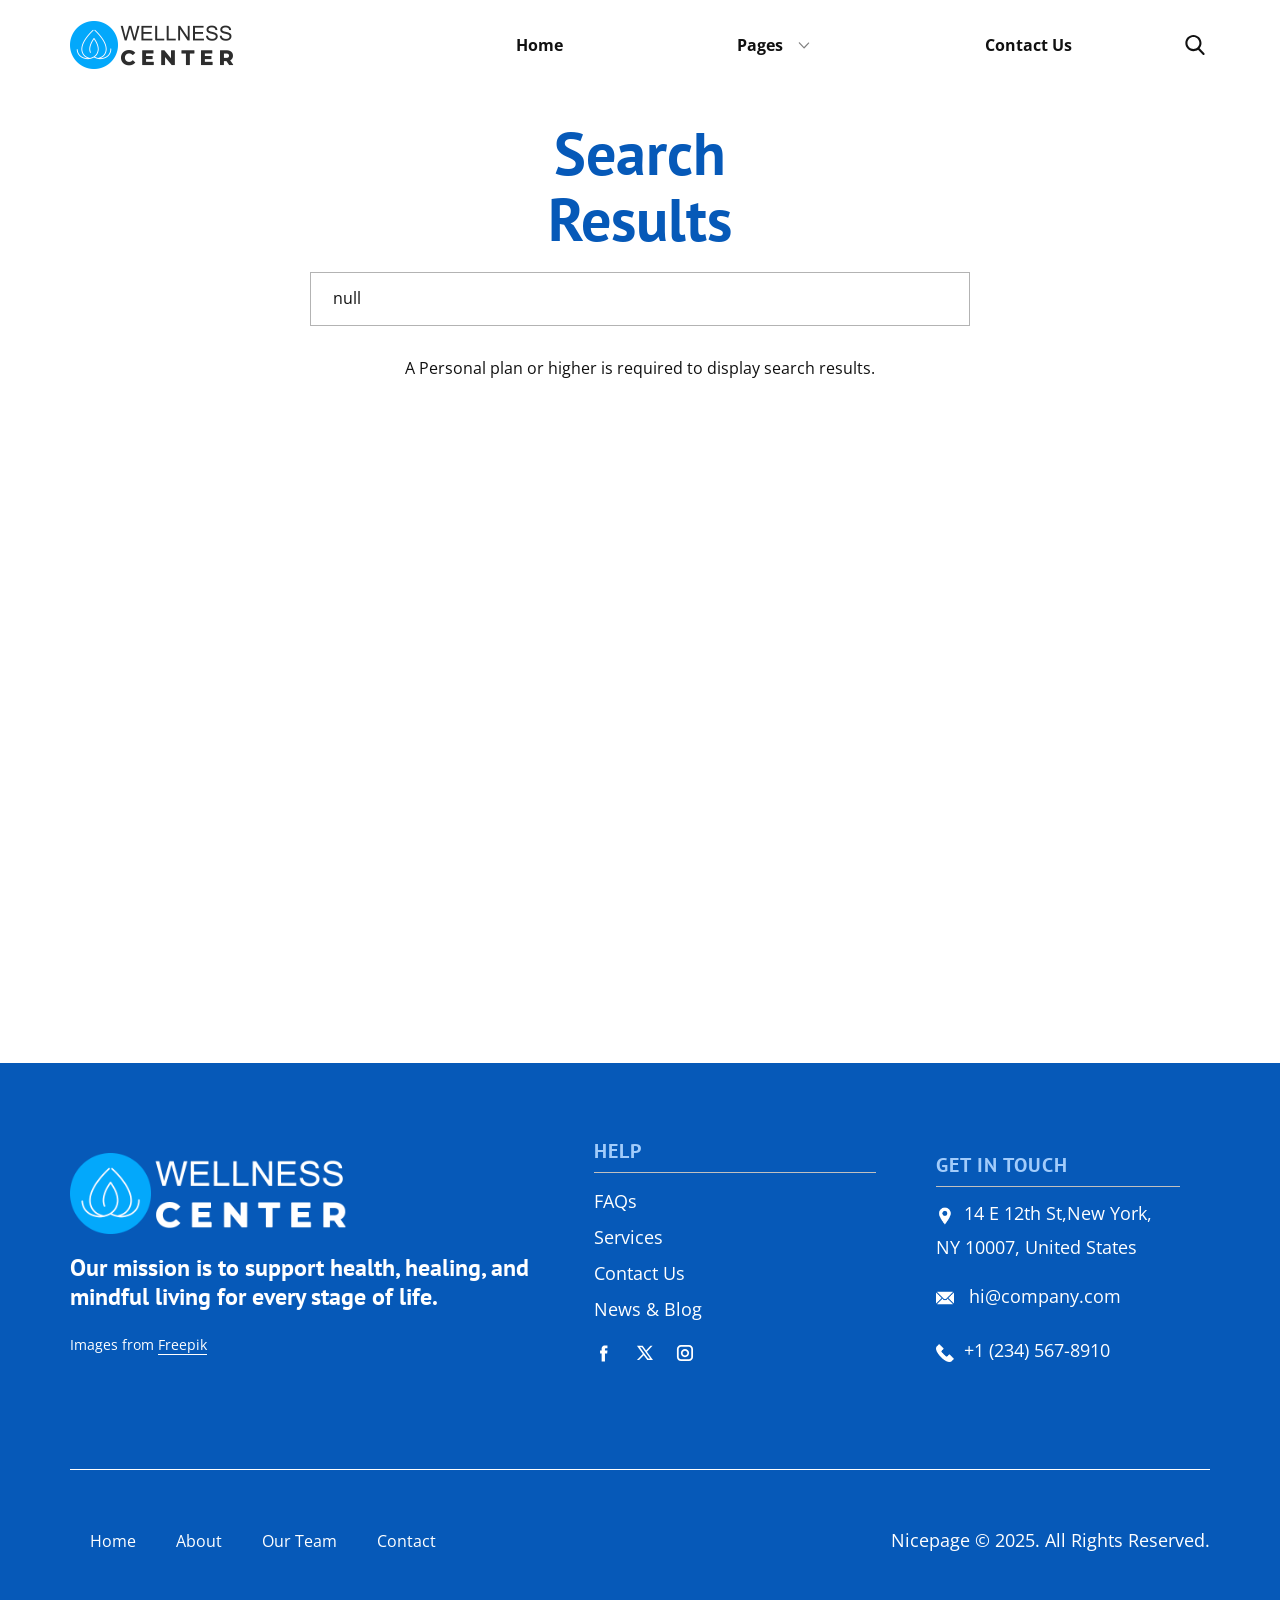
<file: search/search.html>
<!DOCTYPE html>
<html style="font-size: 16px;" lang="en"><head>
    <meta name="viewport" content="width=device-width, initial-scale=1.0">
    <meta charset="utf-8">
    <meta name="keywords" content="Search Results">
    <meta name="description" content="">
    <title>Search Page Template</title>
    <link rel="stylesheet" href="../nicepage.css" media="screen">
<link rel="stylesheet" href="../Search-Page-Template.css" media="screen">
    <script class="u-script" type="text/javascript" src="../jquery.js" defer=""></script>
    <script class="u-script" type="text/javascript" src="../nicepage.js" defer=""></script>
    <meta name="generator" content="Nicepage 8.3.6, nicepage.com">
    
    
    
    <link id="u-page-google-font" rel="stylesheet" href="https://fonts.googleapis.com/css2?display=swap&amp;family=PT+Sans:ital,wght@0,400;0,700;1,400;1,700&amp;family=Open+Sans:ital,wght@0,300;0,400;0,500;0,600;0,700;0,800;1,300;1,400;1,500;1,600;1,700;1,800">
    <script type="application/ld+json">{
		"@context": "http://schema.org",
		"@type": "Organization",
		"name": "",
		"logo": "images/logo-black.png",
		"sameAs": [
				"https://facebook.com/name",
				"https://twitter.com/name",
				"https://instagram.com/name"
		]
}</script>
    <meta name="theme-color" content="#0659b8">
    <meta name="twitter:site" content="@">
    <meta name="twitter:card" content="summary_large_image">
    <meta name="twitter:title" content="Search Page Template">
    <meta name="twitter:description" content="">
    <meta property="og:title" content="Search Page Template">
    <meta property="og:type" content="website">
  <meta data-intl-tel-input-cdn-path="intlTelInput/"></head>
  <body data-path-to-root="../" data-include-products="false" class="u-body u-xl-mode" data-lang="en"><header class="u-clearfix u-header u-header" id="header"><div class="u-clearfix u-sheet u-valign-middle u-valign-middle-xxl u-sheet-1">
        <a href="#" class="u-image u-logo u-image-1" data-image-width="656" data-image-height="192">
          <img src="../images/logo-black.png" class="u-logo-image u-logo-image-1">
        </a>
        <nav class="u-dropdown-icon u-menu u-menu-dropdown u-offcanvas u-menu-1" role="navigation" aria-label="Menu navigation">
          <div class="menu-collapse" style="font-size: 1rem; letter-spacing: 0px; font-weight: 700;">
            <a class="u-button-style u-custom-left-right-menu-spacing u-custom-padding-bottom u-custom-text-hover-color u-custom-top-bottom-menu-spacing u-hamburger-link u-nav-link u-text-active-palette-1-base u-text-hover-palette-2-base" href="#" tabindex="-1" aria-label="Open menu" aria-controls="261f">
              <svg class="u-svg-link" viewBox="0 0 24 24"><use xlink:href="#menu-hamburger"></use></svg>
              <svg class="u-svg-content" version="1.1" id="menu-hamburger" viewBox="0 0 16 16" x="0px" y="0px" xmlns:xlink="http://www.w3.org/1999/xlink" xmlns="http://www.w3.org/2000/svg"><g><rect y="1" width="16" height="2"></rect><rect y="7" width="16" height="2"></rect><rect y="13" width="16" height="2"></rect>
</g></svg>
            </a>
          </div>
          <div class="u-custom-menu u-nav-container">
            <ul class="u-nav u-unstyled u-nav-1" role="menubar"><li role="none" class="u-nav-item"><a role="menuitem" class="u-button-style u-nav-link u-text-active-palette-1-base u-text-hover-palette-1-base u-nav-link-2" href="../">Home</a>
</li><li role="none" class="u-nav-item"><a tabindex="-1" role="menuitem" class="u-button-style u-nav-link u-text-active-palette-1-base u-text-hover-palette-1-base u-nav-link-2" aria-haspopup="true" aria-current="page">Pages</a><div class="u-nav-popup"><ul role="menu" class="u-h-spacing-20 u-nav u-unstyled u-v-spacing-10" aria-label="Pages menu"><li role="none" class="u-nav-item"><a role="menuitem" class="u-active-palette-1-base u-button-style u-grey-5 u-hover-palette-1-base u-nav-link" href="../About.html">About Us</a>
</li><li role="none" class="u-nav-item"><a tabindex="-1" role="menuitem" class="u-active-palette-1-base u-button-style u-grey-5 u-hover-palette-1-base u-nav-link" href="#">Our Team</a>
</li><li role="none" class="u-nav-item"><a role="menuitem" class="u-active-palette-1-base u-button-style u-grey-5 u-hover-palette-1-base u-nav-link" href="../FAQ-Page.html">FAQ</a>
</li></ul>
</div>
</li><li role="none" class="u-nav-item"><a tabindex="-1" role="menuitem" class="u-button-style u-nav-link u-text-active-palette-1-base u-text-hover-palette-1-base u-nav-link-2" href="#">Contact Us</a>
</li></ul>
          </div>
          <div class="u-custom-menu u-nav-container-collapse" id="261f" role="region" aria-label="Menu panel">
            <div class="u-black u-container-style u-inner-container-layout u-opacity u-opacity-95 u-sidenav">
              <div class="u-inner-container-layout u-sidenav-overflow">
                <div class="u-menu-close" tabindex="-1" aria-label="Close menu"></div>
                <ul class="u-align-center u-nav u-popupmenu-items u-unstyled u-nav-3" role="menubar"><li role="none" class="u-nav-item"><a role="menuitem" class="u-button-style u-nav-link" href="../">Home</a>
</li><li role="none" class="u-nav-item"><a tabindex="-1" role="menuitem" class="u-button-style u-nav-link" aria-haspopup="true" aria-current="page">Pages</a><div class="u-nav-popup"><ul role="menu" class="u-h-spacing-20 u-nav u-unstyled u-v-spacing-10" aria-label="Pages menu"><li role="none" class="u-nav-item"><a role="menuitem" class="u-button-style u-nav-link" href="../About.html">About Us</a>
</li><li role="none" class="u-nav-item"><a tabindex="-1" role="menuitem" class="u-button-style u-nav-link" href="#">Our Team</a>
</li><li role="none" class="u-nav-item"><a role="menuitem" class="u-button-style u-nav-link" href="../FAQ-Page.html">FAQ</a>
</li></ul>
</div>
</li><li role="none" class="u-nav-item"><a tabindex="-1" role="menuitem" class="u-button-style u-nav-link" href="#">Contact Us</a>
</li></ul>
              </div>
            </div>
            <div class="u-black u-menu-overlay u-opacity u-opacity-70"></div>
          </div>
        </nav>
        <form action="#" class="u-search u-search-layout-icon u-search-left u-search-1" data-search-token="no-license" data-href="../search/search.html" data-page-id="970116825">
          <div class="u-search-overlay"></div>
          <button class="u-search-button" type="submit"><span class="u-search-icon u-search-icon-1">
              <svg class="u-svg-link" preserveAspectRatio="xMidYMin slice" viewBox="0 0 56.966 56.966"><use xlink:href="#svg-8e85"></use></svg>
              <svg xmlns="http://www.w3.org/2000/svg" xmlns:xlink="http://www.w3.org/1999/xlink" version="1.1" id="svg-8e85" x="0px" y="0px" viewBox="0 0 56.966 56.966" style="enable-background:new 0 0 56.966 56.966;" xml:space="preserve" class="u-svg-content"><path d="M55.146,51.887L41.588,37.786c3.486-4.144,5.396-9.358,5.396-14.786c0-12.682-10.318-23-23-23s-23,10.318-23,23  s10.318,23,23,23c4.761,0,9.298-1.436,13.177-4.162l13.661,14.208c0.571,0.593,1.339,0.92,2.162,0.92  c0.779,0,1.518-0.297,2.079-0.837C56.255,54.982,56.293,53.08,55.146,51.887z M23.984,6c9.374,0,17,7.626,17,17s-7.626,17-17,17  s-17-7.626-17-17S14.61,6,23.984,6z"></path></svg></span>
          </button>
          <input class="u-search-input" type="search" name="search" value="" placeholder="Search">
        </form>
      </div></header>
    <section class="u-clearfix u-section-1" id="block-2">
      <div class="u-clearfix u-sheet u-sheet-1">
        <h2 class="u-align-center u-text u-text-1"> Search Results</h2>
        <form action="#" class="u-border-1 u-border-grey-30 u-search u-search-left u-white u-search-1" data-search-token="no-license" data-href="../search/search.html" data-page-id="970116825">
          <button class="u-search-button" type="submit"><span class="u-search-icon u-spacing-10">
              <svg class="u-svg-link" preserveAspectRatio="xMidYMin slice" viewBox="0 0 56.966 56.966"><use xlink:href="#svg-6a57"></use></svg>
              <svg xmlns="http://www.w3.org/2000/svg" xmlns:xlink="http://www.w3.org/1999/xlink" version="1.1" id="svg-6a57" x="0px" y="0px" viewBox="0 0 56.966 56.966" style="enable-background:new 0 0 56.966 56.966;" xml:space="preserve" class="u-svg-content"><path d="M55.146,51.887L41.588,37.786c3.486-4.144,5.396-9.358,5.396-14.786c0-12.682-10.318-23-23-23s-23,10.318-23,23  s10.318,23,23,23c4.761,0,9.298-1.436,13.177-4.162l13.661,14.208c0.571,0.593,1.339,0.92,2.162,0.92  c0.779,0,1.518-0.297,2.079-0.837C56.255,54.982,56.293,53.08,55.146,51.887z M23.984,6c9.374,0,17,7.626,17,17s-7.626,17-17,17  s-17-7.626-17-17S14.61,6,23.984,6z"></path></svg></span>
          </button>
          <input class="u-search-input" type="search" name="search" value="" placeholder="Search">
        </form><!--blog--><!--blog_options_json--><!--{"type":"Recent","source":"","tags":"","count":"3"}--><!--/blog_options_json-->
        <div class="u-blog u-expanded-width u-layout-grid u-search-results u-blog-1" data-items-per-page="1" data-max-items="3">
          <div class="u-list-control"></div>
          <div class="u-repeater u-repeater-1"><!--blog_post-->
            <div class="u-align-left u-blog-post u-container-align-left u-container-style u-repeater-item u-search-result">
              <div class="u-container-layout u-similar-container u-container-layout-1"><!--blog_post_header-->
                <h4 class="u-blog-control u-text u-text-palette-1-base u-text-2">
                  <a class="u-post-header-link" href="../blog/post-5.html"><!--blog_post_header_content-->Search Result 1<!--/blog_post_header_content--></a>
                </h4><!--/blog_post_header--><!--blog_post_content-->
                <div class="u-blog-control u-post-content u-text u-text-3"><!--blog_post_content_content-->Paragraph. Lorem ipsum dolor sit amet, consectetur adipiscing elit. Curabitur id suscipit ex. Suspendisse rhoncus laoreet purus quis elementum. Phasellus sed efficitur dolor, et ultricies sapien. Quisque fringilla sit amet dolor commodo efficitur. Aliquam et sem odio. In ullamcorper nisi nunc, et molestie ipsum iaculis sit amet.<!--/blog_post_content_content--></div><!--/blog_post_content-->
              </div>
            </div><!--/blog_post--><!--blog_post-->
            <div class="u-align-left u-blog-post u-container-align-left u-container-style u-repeater-item u-search-result">
              <div class="u-container-layout u-similar-container u-container-layout-2"><!--blog_post_header-->
                <h4 class="u-blog-control u-text u-text-palette-1-base u-text-4">
                  <a class="u-post-header-link" href="../blog/post-4.html"><!--blog_post_header_content-->Search Result 2<!--/blog_post_header_content--></a>
                </h4><!--/blog_post_header--><!--blog_post_content-->
                <div class="u-blog-control u-post-content u-text u-text-5"><!--blog_post_content_content-->Paragraph. Lorem ipsum dolor sit amet, consectetur adipiscing elit. Curabitur id suscipit ex. Suspendisse rhoncus laoreet purus quis elementum. Phasellus sed efficitur dolor, et ultricies sapien. Quisque fringilla sit amet dolor commodo efficitur. Aliquam et sem odio. In ullamcorper nisi nunc, et molestie ipsum iaculis sit amet.<!--/blog_post_content_content--></div><!--/blog_post_content-->
              </div>
            </div><!--/blog_post--><!--blog_post-->
            <div class="u-align-left u-blog-post u-container-align-left u-container-style u-repeater-item u-search-result">
              <div class="u-container-layout u-similar-container u-container-layout-3"><!--blog_post_header-->
                <h4 class="u-blog-control u-text u-text-palette-1-base u-text-6">
                  <a class="u-post-header-link" href="../blog/post-3.html"><!--blog_post_header_content-->Search Result 3<!--/blog_post_header_content--></a>
                </h4><!--/blog_post_header--><!--blog_post_content-->
                <div class="u-blog-control u-post-content u-text u-text-7"><!--blog_post_content_content-->Paragraph. Lorem ipsum dolor sit amet, consectetur adipiscing elit. Curabitur id suscipit ex. Suspendisse rhoncus laoreet purus quis elementum. Phasellus sed efficitur dolor, et ultricies sapien. Quisque fringilla sit amet dolor commodo efficitur. Aliquam et sem odio. In ullamcorper nisi nunc, et molestie ipsum iaculis sit amet.<!--/blog_post_content_content--></div><!--/blog_post_content-->
              </div>
            </div><!--/blog_post-->
          </div>
          <div class="u-list-control"></div>
        </div><!--/blog-->
      </div>
    </section>
    
    
    
    <footer class="u-align-center-sm u-align-center-xs u-clearfix u-container-align-center u-footer u-palette-1-base" id="footer"><div class="u-clearfix u-sheet u-valign-middle u-sheet-1">
        <div class="data-layout-selected u-clearfix u-expanded-width u-layout-wrap u-layout-wrap-1">
          <div class="u-gutter-0 u-layout">
            <div class="u-layout-row">
              <div class="u-container-align-left u-container-style u-layout-cell u-shape-rectangle u-size-26-lg u-size-26-xl u-size-26-xxl u-size-40-md u-size-40-sm u-size-40-xs u-layout-cell-1">
                <div class="u-container-layout u-valign-top u-container-layout-1">
                  <a href="" class="u-image u-logo u-image-1" data-image-width="656" data-image-height="192">
                    <img src="../images/logo-white-1.png" class="u-logo-image u-logo-image-1">
                  </a>
                  <h4 class="u-align-left u-text u-text-default u-text-1"> Our mission is to support health, healing, and mindful living for every stage of life.</h4>
                  <p class="u-align-left u-text u-text-2">Images from <a href="https://www.freepik.com/" class="u-active-none u-border-1 u-border-active-palette-1-base u-border-hover-palette-1-base u-border-no-left u-border-no-right u-border-no-top u-border-white u-btn u-button-link u-button-style u-hover-none u-none u-text-body-alt-color u-btn-1" target="_blank" data-animation-name="" data-animation-duration="0" data-animation-delay="0" data-animation-direction="">Freepik</a>
                  </p>
                </div>
              </div>
              <div class="u-container-style u-layout-cell u-shape-rectangle u-size-18-lg u-size-18-xl u-size-18-xxl u-size-20-md u-size-20-sm u-size-20-xs u-layout-cell-2">
                <div class="u-container-layout u-valign-top u-container-layout-2">
                  <h5 class="u-align-left u-text u-text-3"> Help</h5>
                  <div class="u-align-left u-border-1 u-border-grey-25 u-border-no-bottom u-border-no-left u-expanded-width u-line u-line-horizontal u-line-1"></div>
                  <p class="u-align-left u-text u-text-4">
                    <a href="#" class="u-active-none u-border-1 u-border-active-white u-border-hover-white u-border-no-left u-border-no-right u-border-no-top u-btn u-button-link u-button-style u-hover-none u-none u-text-active-grey-10 u-text-body-alt-color u-text-hover-grey-10 u-btn-2" title="#" data-animation-name="" data-animation-duration="0" data-animation-delay="0" data-animation-direction=""> FAQs</a>
                    <a href="#" class="u-active-none u-border-1 u-border-active-white u-border-hover-white u-border-no-left u-border-no-right u-border-no-top u-btn u-button-link u-button-style u-hover-none u-none u-text-active-grey-10 u-text-body-alt-color u-text-hover-grey-10 u-btn-3" title="#" data-animation-name="" data-animation-duration="0" data-animation-delay="0" data-animation-direction="">
                      <br>Services
                    </a>
                    <br>
                    <a href="#" class="u-active-none u-border-1 u-border-active-white u-border-hover-white u-border-no-left u-border-no-right u-border-no-top u-btn u-button-link u-button-style u-hover-none u-none u-text-active-grey-10 u-text-body-alt-color u-text-hover-grey-10 u-btn-4" title="#" data-animation-name="" data-animation-duration="0" data-animation-delay="0" data-animation-direction=""> Contact Us<br>
                    </a>
                    <a href="#" class="u-active-none u-border-1 u-border-active-white u-border-hover-white u-border-no-left u-border-no-right u-border-no-top u-btn u-button-link u-button-style u-hover-none u-none u-text-active-grey-10 u-text-body-alt-color u-text-hover-grey-10 u-btn-5" data-animation-name="" data-animation-duration="0" data-animation-delay="0" data-animation-direction=""> News &amp; Blog</a>
                    <br>
                  </p>
                  <div class="u-social-icons u-social-icons-1">
                    <a class="u-social-url" title="facebook" target="_blank" href="https://facebook.com/name"><span class="u-icon u-social-facebook u-social-icon u-text-white u-icon-1"><svg class="u-svg-link" preserveAspectRatio="xMidYMin slice" viewBox="0 0 112 112" style=""><use xlink:href="#svg-58df"></use></svg><svg class="u-svg-content" viewBox="0 0 112 112" x="0" y="0" id="svg-58df"><path fill="currentColor" d="M75.5,28.8H65.4c-1.5,0-4,0.9-4,4.3v9.4h13.9l-1.5,15.8H61.4v45.1H42.8V58.3h-8.8V42.4h8.8V32.2
c0-7.4,3.4-18.8,18.8-18.8h13.8v15.4H75.5z"></path></svg></span>
                    </a>
                    <a class="u-social-url" title="twitter" target="_blank" href="https://twitter.com/name"><span class="u-icon u-social-icon u-social-twitter u-text-white u-icon-2"><svg class="u-svg-link" preserveAspectRatio="xMidYMin slice" viewBox="0 0 112.2 112.2" style=""><use xlink:href="#svg-e10a"></use></svg><svg class="u-svg-content" viewBox="0 0 112.2 112.2" x="0px" y="0px" id="svg-e10a"><path d="M67.1,49.1L98.6,16h-12L62,42L43.2,16H11l32.8,45.2L11,96h11.6l26.3-27.7L69.1,96H101L67.1,49.1z M55,61.9l-5.1-7L27.5,24.4
	h11.4l17.3,23.8l5.1,7.1l23.4,32.2H73.8L55,61.9z"></path></svg></span>
                    </a>
                    <a class="u-social-url" title="instagram" target="_blank" href="https://instagram.com/name"><span class="u-icon u-social-icon u-social-instagram u-text-white u-icon-3"><svg class="u-svg-link" preserveAspectRatio="xMidYMin slice" viewBox="0 0 112 112" style=""><use xlink:href="#svg-3bdf"></use></svg><svg class="u-svg-content" viewBox="0 0 112 112" x="0" y="0" id="svg-3bdf"><path fill="currentColor" d="M55.9,32.9c-12.8,0-23.2,10.4-23.2,23.2s10.4,23.2,23.2,23.2s23.2-10.4,23.2-23.2S68.7,32.9,55.9,32.9z
	 M55.9,69.4c-7.4,0-13.3-6-13.3-13.3c-0.1-7.4,6-13.3,13.3-13.3s13.3,6,13.3,13.3C69.3,63.5,63.3,69.4,55.9,69.4z"></path><path fill="currentColor" d="M78.2,11H33.5C21,11,10.8,21.3,10.8,33.7v44.7c0,12.6,10.2,22.8,22.7,22.8h44.7c12.6,0,22.7-10.2,22.7-22.7
	V33.7C100.8,21.1,90.6,11,78.2,11z M91,78.4c0,7.1-5.8,12.8-12.8,12.8H33.5c-7.1,0-12.8-5.8-12.8-12.8V33.7
	c0-7.1,5.8-12.8,12.8-12.8h44.7c7.1,0,12.8,5.8,12.8,12.8V78.4z"></path></svg></span>
                    </a>
                  </div>
                </div>
              </div>
              <div class="u-container-style u-layout-cell u-shape-rectangle u-size-16-lg u-size-16-xl u-size-16-xxl u-size-60-md u-size-60-sm u-size-60-xs u-layout-cell-3">
                <div class="u-container-layout u-valign-top u-container-layout-3">
                  <h5 class="u-align-left u-text u-text-5"> Get In Touch</h5>
                  <div class="u-align-left u-border-1 u-border-grey-25 u-border-no-bottom u-border-no-left u-expanded-width u-line u-line-horizontal u-line-2" data-animation-name="" data-animation-duration="0" data-animation-delay="0" data-animation-direction=""></div>
                  <p class="u-align-left u-text u-text-6"><span class="u-file-icon u-icon u-text-white u-icon-4"><img src="../images/1-b26c8bb7.png" alt=""></span>&nbsp;​​​​14 E 12th St,New York, NY 10007, United States
                  </p>
                  <p class="u-align-left u-text u-text-default u-text-7"><span class="u-file-icon u-icon u-text-white u-icon-5"><img src="../images/2-a85e65c4.png" alt=""></span>&nbsp; <a href="mailto:hi@car.repair.com" class="u-active-none u-border-1 u-border-active-white u-border-hover-white u-border-no-left u-border-no-right u-border-no-top u-btn u-button-link u-button-style u-hover-none u-none u-text-active-grey-10 u-text-body-alt-color u-text-hover-grey-10 u-btn-6" data-animation-name="" data-animation-duration="0" data-animation-delay="0" data-animation-direction="">hi@company.com</a>
                  </p>
                  <p class="u-align-left u-text u-text-8">
                    <a href="tel:+12345678910" class="u-active-none u-border-1 u-border-active-white u-border-hover-white u-border-no-left u-border-no-right u-border-no-top u-btn u-button-link u-button-style u-hover-none u-none u-text-active-grey-10 u-text-body-alt-color u-text-hover-grey-10 u-btn-7" data-animation-name="" data-animation-duration="0" data-animation-delay="0" data-animation-direction=""><span class="u-file-icon u-icon u-text-white u-icon-6"><img src="../images/3-c91f3b92.png" alt=""></span>&nbsp;​+1 (234) 567-8910
                    </a>
                  </p>
                </div>
              </div>
            </div>
          </div>
        </div>
        <div class="u-align-center u-border-1 u-border-white u-expanded-width u-line u-line-horizontal u-line-3"></div>
        <div class="data-layout-selected u-clearfix u-expanded-width u-layout-custom-xs u-layout-wrap u-layout-wrap-2">
          <div class="u-layout">
            <div class="u-layout-row">
              <div class="u-container-style u-layout-cell u-size-14-xs u-size-30-lg u-size-30-xl u-size-30-xxl u-size-60-md u-size-60-sm u-layout-cell-4">
                <div class="u-container-layout u-valign-middle u-container-layout-4">
                  <nav class="u-menu u-menu-dropdown u-offcanvas u-menu-1" data-responsive-from="XS" role="navigation">
                    <div class="menu-collapse">
                      <a class="u-button-style u-hamburger-link u-nav-link" aria-label="Open menu" aria-controls="e226" href="#">
                        <svg class="u-svg-link" viewBox="0 0 24 24"><use xlink:href="#svg-23e0"></use></svg>
                        <svg class="u-svg-content" version="1.1" id="svg-23e0" viewBox="0 0 16 16" x="0px" y="0px" xmlns:xlink="http://www.w3.org/1999/xlink" xmlns="http://www.w3.org/2000/svg"><g><rect y="1" width="16" height="2"></rect><rect y="7" width="16" height="2"></rect><rect y="13" width="16" height="2"></rect>
</g></svg>
                      </a>
                    </div>
                    <div class="u-custom-menu u-nav-container">
                      <ul class="u-nav u-unstyled" role="menubar"><li class="u-nav-item" role="none"><a class="u-button-style u-nav-link" href="#" tabindex="-1" role="menuitem" aria-haspopup="true" aria-expanded="false">Home</a>
</li><li class="u-nav-item" role="none"><a class="u-button-style u-nav-link" href="#" tabindex="-1" role="menuitem">About</a>
</li><li class="u-nav-item" role="none"><a class="u-button-style u-nav-link" href="#" tabindex="-1" role="menuitem">Our Team</a>
</li><li class="u-nav-item" role="none"><a class="u-button-style u-nav-link" href="#" tabindex="-1" role="menuitem">Contact</a>
</li></ul>
                    </div>
                    <div id="e226" role="region" aria-label="Menu panel" class="u-custom-menu u-nav-container-collapse">
                      <div class="u-black u-container-style u-inner-container-layout u-opacity u-opacity-95 u-sidenav">
                        <div class="u-inner-container-layout u-sidenav-overflow">
                          <div class="u-menu-close" aria-label="Close menu"></div>
                          <ul class="u-align-center u-nav u-popupmenu-items u-unstyled u-nav-2"><li class="u-nav-item"><a class="u-button-style u-nav-link" href="#">Home</a>
</li><li class="u-nav-item"><a class="u-button-style u-nav-link" href="#">About</a>
</li><li class="u-nav-item"><a class="u-button-style u-nav-link" href="#">Our Team</a>
</li><li class="u-nav-item"><a class="u-button-style u-nav-link" href="#">Contact</a>
</li></ul>
                        </div>
                      </div>
                      <div class="u-black u-menu-overlay u-opacity u-opacity-70"></div>
                    </div>
                    <style class="menu-style">@media (max-width: 539px) {
                    [data-responsive-from="XS"] .u-nav-container {
                        display: none;
                    }
                    [data-responsive-from="XS"] .menu-collapse {
                        display: block;
                    }
                }</style>
                  </nav>
                </div>
              </div>
              <div class="u-container-align-left-md u-container-align-left-sm u-container-align-left-xs u-container-align-right-lg u-container-align-right-xl u-container-align-right-xxl u-container-style u-layout-cell u-size-30-lg u-size-30-xl u-size-30-xxl u-size-46-xs u-size-60-md u-size-60-sm u-layout-cell-5">
                <div class="u-container-layout u-valign-middle u-container-layout-5">
                  <p class="u-align-left-md u-align-left-sm u-align-left-xs u-align-right-lg u-align-right-xl u-align-right-xxl u-text u-text-default u-text-9">Nicepage © 2025. All Rights Reserved.</p>
                </div>
              </div>
            </div>
          </div>
        </div>
      </div></footer>
    <section class="u-backlink u-clearfix u-grey-80"></section>
  
</body></html>
</file>
